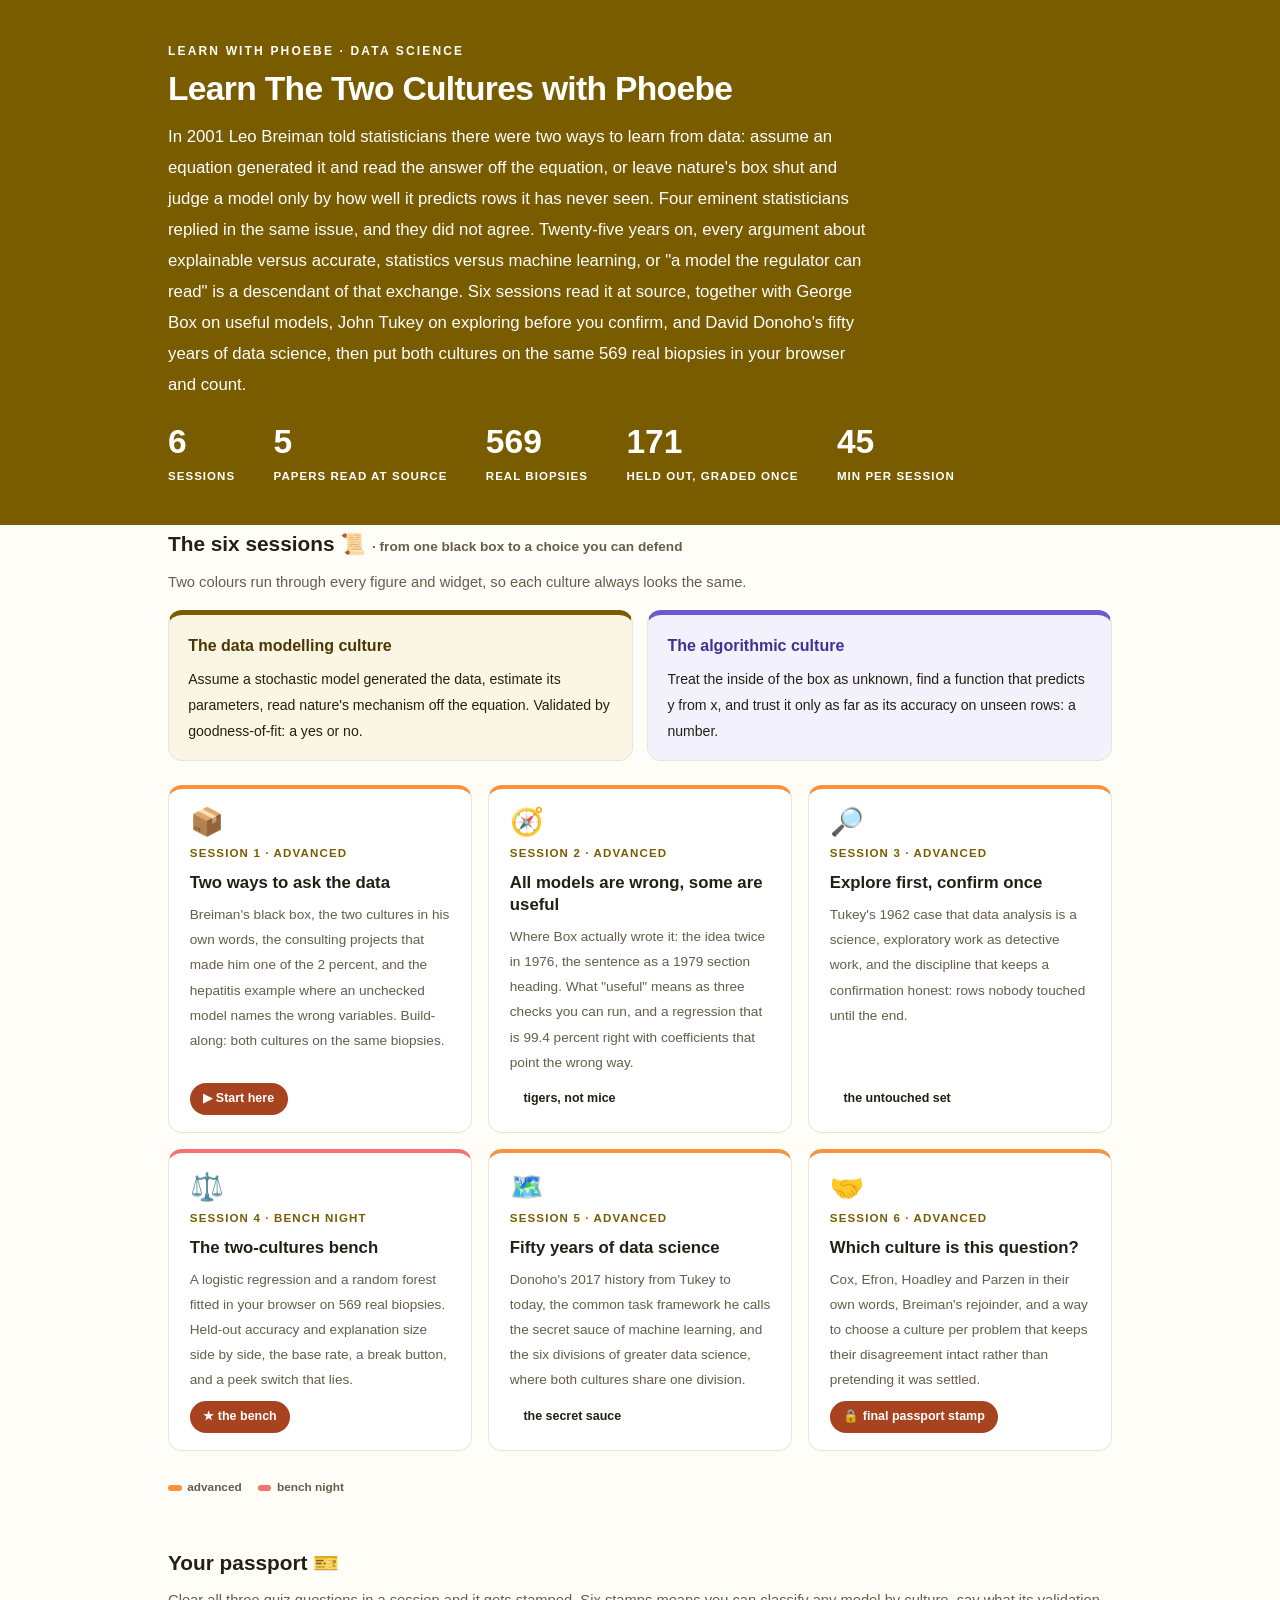
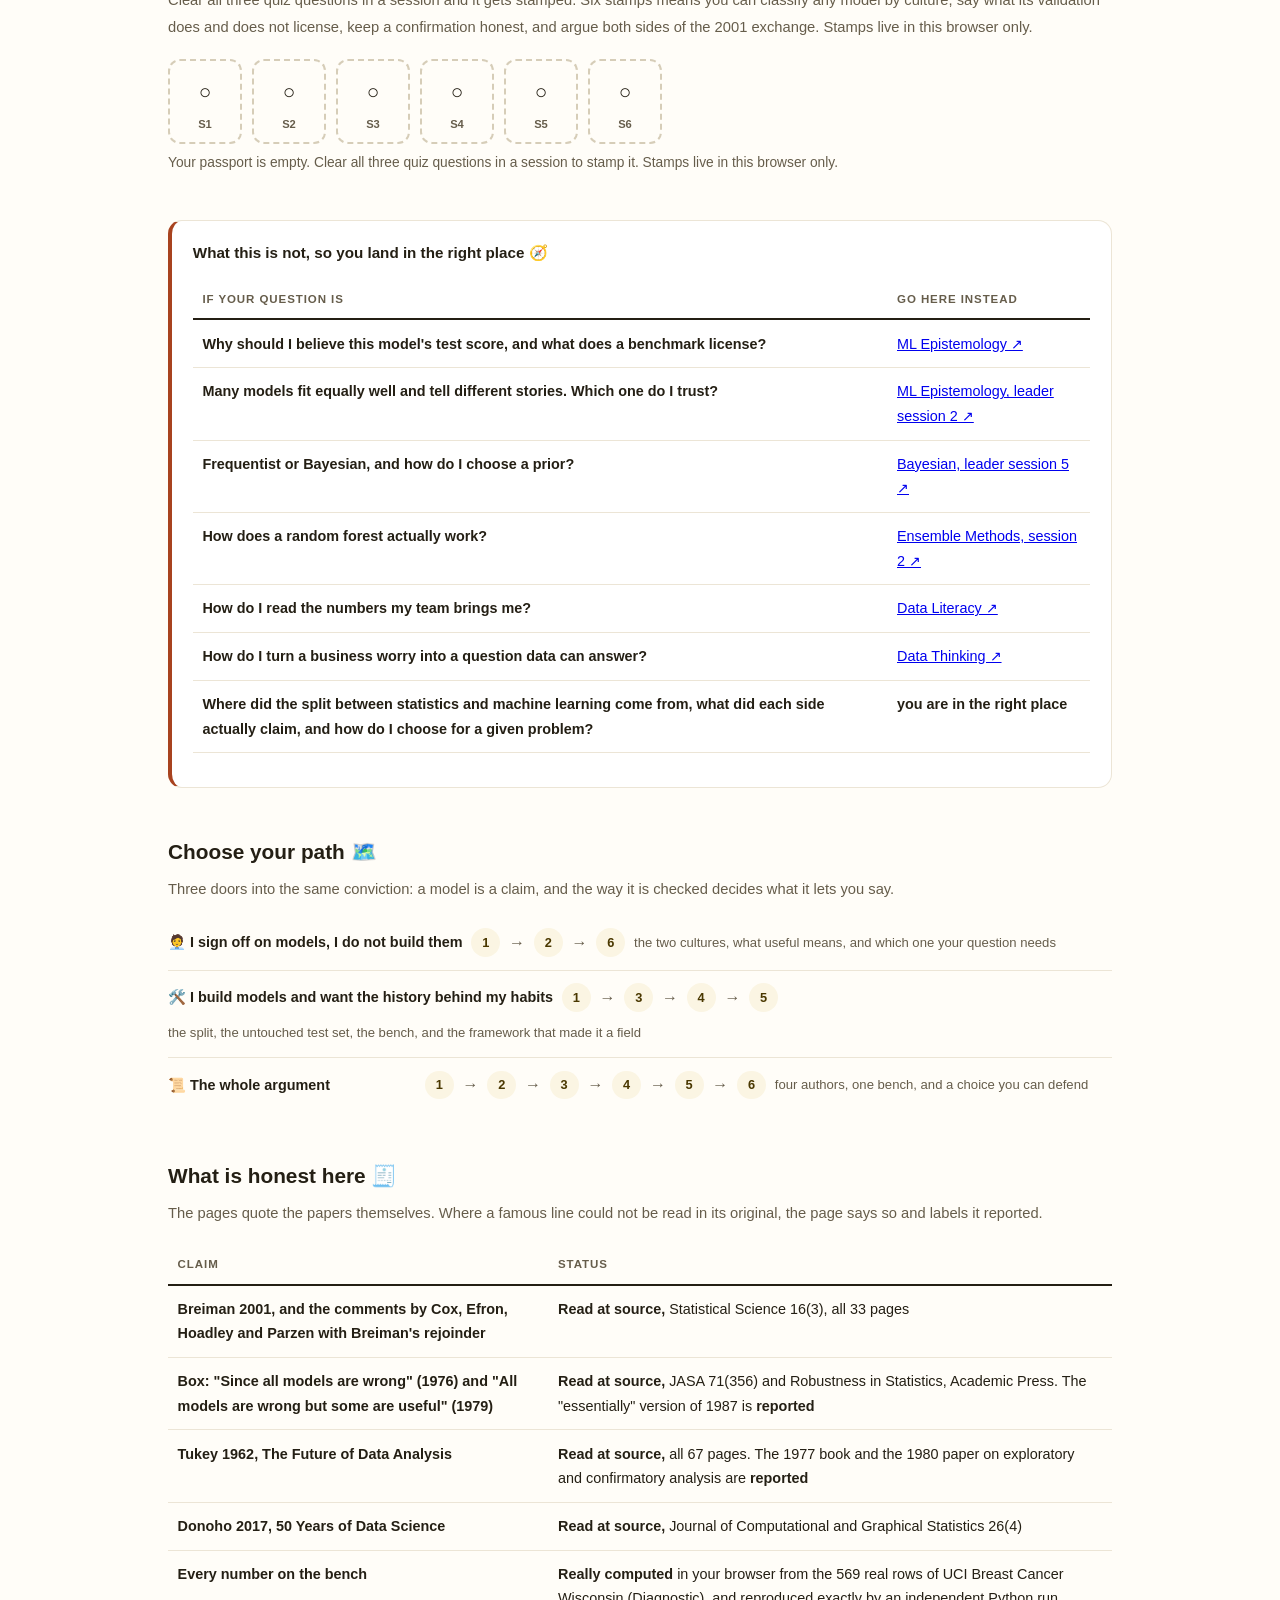
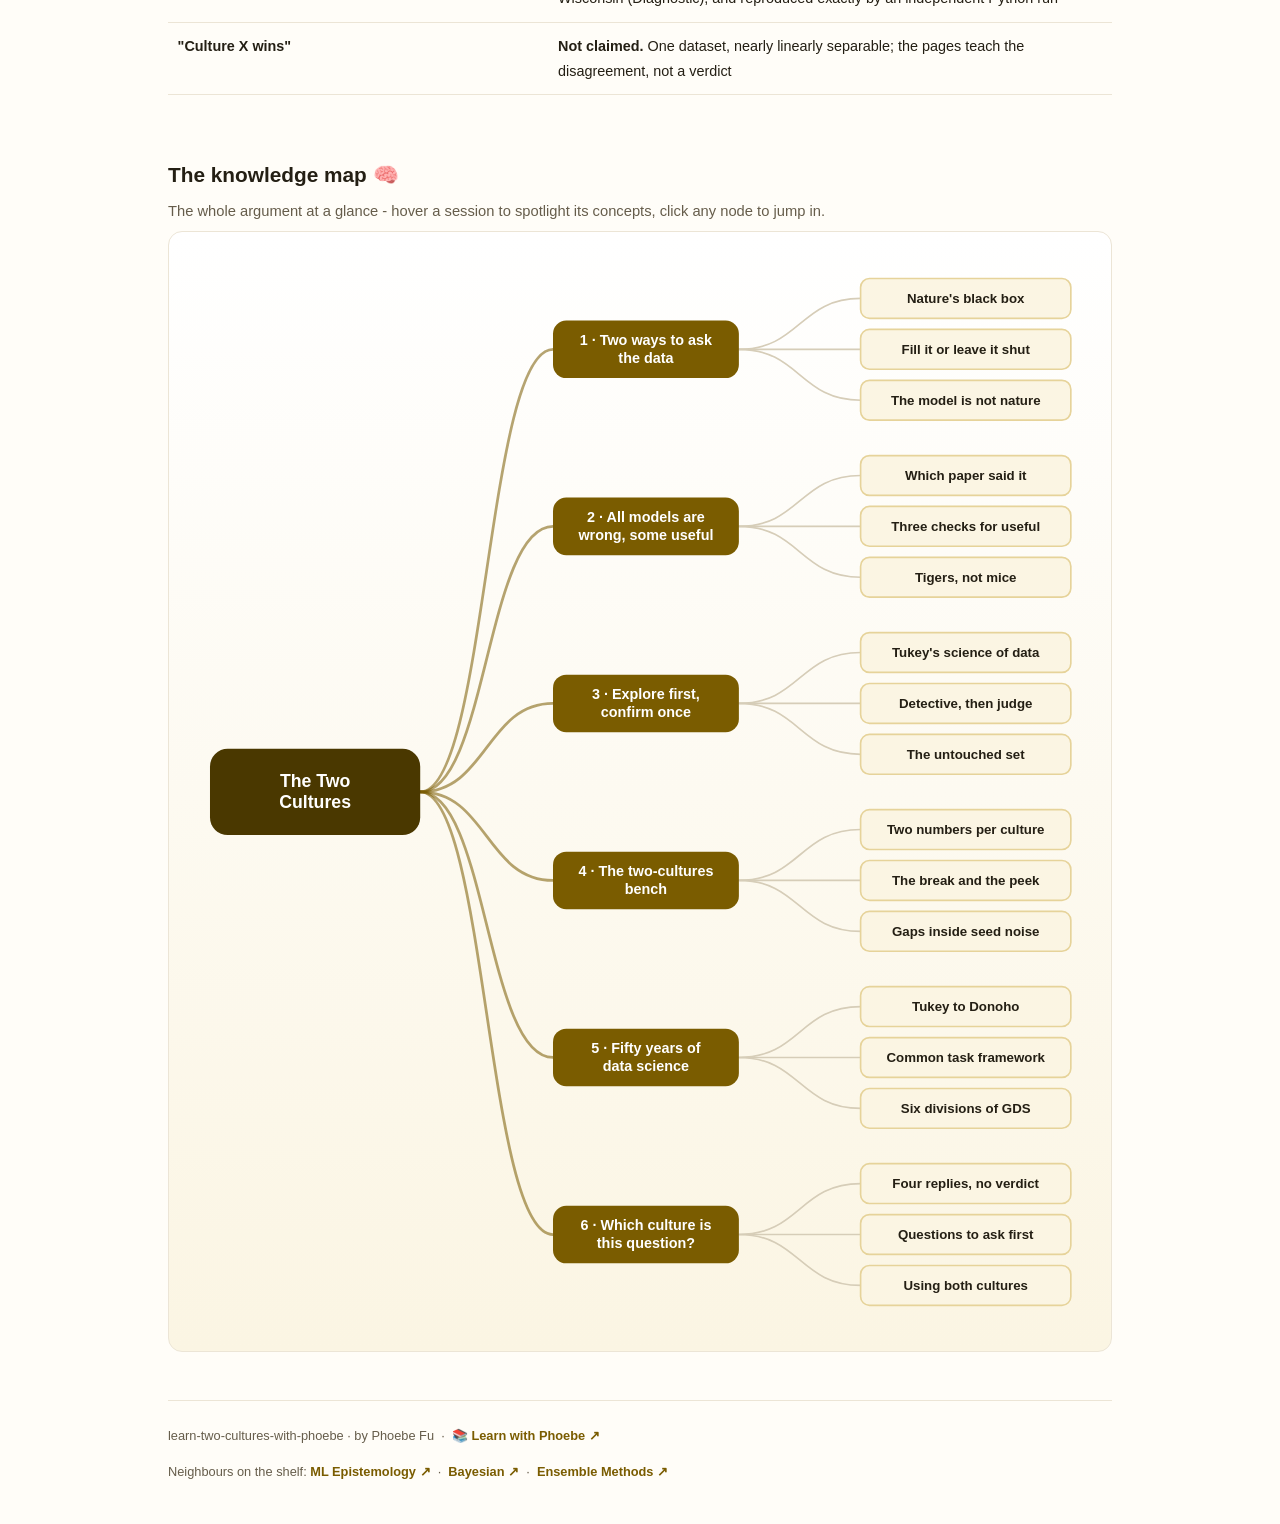
<file: index.html>
<!DOCTYPE html>
<html lang="en">
<head>
<meta charset="UTF-8">
<meta name="viewport" content="width=device-width, initial-scale=1.0">
<!-- social:start -->
<meta name="description" content="Six sessions on how data science thinks, read from the papers that argued it: Breiman's two cultures and the four replies, Box on useful models, Tukey on exploring before confirming, Donoho's fifty years. Then both cultures tested on 569 real biopsies in your browser. Free, by Phoebe Fu.">
<meta property="og:type" content="website">
<meta property="og:site_name" content="Learn with Phoebe">
<meta property="og:title" content="Learn The Two Cultures with Phoebe">
<meta property="og:description" content="A readable regression and an unreadable forest on the same 569 real biopsies: 170 against 167 correct of 171, and 31 numbers against 1,647 questions. The history of an argument, tested.">
<meta property="og:url" content="https://phoebefu6.github.io/learn-two-cultures-with-phoebe/">
<meta property="og:image" content="https://phoebefu6.github.io/learn-two-cultures-with-phoebe/assets/og-cover.png">
<meta property="og:image:width" content="1200">
<meta property="og:image:height" content="630">
<meta name="twitter:card" content="summary_large_image">
<meta name="twitter:title" content="Learn The Two Cultures with Phoebe">
<meta name="twitter:description" content="Breiman, Box, Tukey and Donoho, read at source, then both cultures computed live on real biopsies.">
<meta name="twitter:image" content="https://phoebefu6.github.io/learn-two-cultures-with-phoebe/assets/og-cover.png">
<!-- social:end -->
<title>Learn The Two Cultures with Phoebe</title>
<link rel="stylesheet" href="assets/style.css?v=23">
<style>

  .stats-row { display: flex; gap: 2.4rem; margin-top: 1.5rem; flex-wrap: wrap; }
  .stat b { display: block; font-size: 2.1rem; font-weight: 800; line-height: 1.05; font-variant-numeric: tabular-nums; }
  .stat span { font-size: .72rem; opacity: 1; text-transform: uppercase; letter-spacing: .09em; font-weight: 600; }

  .course-grid { display: grid; grid-template-columns: repeat(auto-fit, minmax(17rem, 1fr)); gap: 1rem; margin-top: 1.5rem; }
  .course-card {
    border: 1px solid var(--hairline);
    border-top: 4px solid var(--diff, var(--indigo));
    border-radius: var(--radius);
    padding: 1.2rem 1.3rem 1.1rem;
    display: flex;
    flex-direction: column;
    gap: .5rem;
    text-decoration: none;
    color: var(--ink);
    background: #fff;
    transition: box-shadow .15s ease, border-color .15s ease, transform .15s ease;
    position: relative;
  }
  .course-card:hover { border-color: var(--indigo-soft); border-top-color: var(--diff, var(--indigo)); box-shadow: 0 8px 28px rgba(var(--shadow-rgb),.16); transform: translateY(-3px); }
  .course-card .cicon { font-size: 1.7rem; line-height: 1; }
  .course-card .cnum { font-size: .72rem; font-weight: 700; color: var(--indigo); text-transform: uppercase; letter-spacing: .1em; }
  .course-card h3 { font-size: 1.05rem; font-weight: 800; line-height: 1.3; }
  .course-card p { font-size: .85rem; color: var(--muted); flex: 1; }
  .course-card .meta { display: flex; gap: .4rem; flex-wrap: wrap; }

  .diff-legend { display: flex; gap: 1rem; margin-top: 1.6rem; font-size: .74rem; color: var(--muted); font-weight: 600; flex-wrap: wrap; }
  .diff-legend i { display: inline-block; width: .85rem; height: .35rem; border-radius: 999px; margin-right: .35rem; vertical-align: middle; }

  .paths { margin-top: 2.6rem; }
  .paths h2 { font-size: 1.3rem; font-weight: 800; margin-bottom: .3rem; }
  .paths .plede { color: var(--muted); font-size: .92rem; margin-bottom: .8rem; }
  .path { display: flex; gap: .55rem; align-items: center; padding: .75rem 0; border-bottom: .5px solid var(--hairline); flex-wrap: wrap; }
  .path:last-child { border-bottom: none; }
  .path b { min-width: 15.5rem; font-size: .9rem; }
  .path .pstep { background: var(--indigo-50); color: var(--indigo-deep); border-radius: 999px; padding: .16rem .68rem; font-weight: 700; font-size: .8rem; text-decoration: none; transition: all .12s ease; }
  .path .pstep:hover { background: var(--indigo); color: #fff; }
  .path .parr { color: var(--muted); font-weight: 700; }

  .two-col { display: grid; grid-template-columns: repeat(auto-fit, minmax(16rem, 1fr)); gap: .9rem; margin-top: .9rem; }
  .culture { border-radius: var(--radius); padding: 1rem 1.2rem; border: 1px solid var(--hairline); border-top-width: 5px; }
  .culture.dm { border-top-color: var(--indigo); background: var(--indigo-50); }
  .culture.alg { border-top-color: var(--vio); background: var(--vio-50); }
  .culture h3 { font-size: 1rem; font-weight: 800; margin-bottom: .3rem; }
  .culture.dm h3 { color: var(--indigo-deep); }
  .culture.alg h3 { color: var(--vio-deep); }
  .culture p { font-size: .88rem; color: var(--ink); }

  .mm-section { margin-top: 1.6rem; }
  .mm-section h2 { font-size: 1.3rem; font-weight: 800; margin-bottom: .2rem; }
  .mm-section .mm-lede { color: var(--muted); font-size: .92rem; margin-bottom: .4rem; }
  .mm-wrap { border: 1px solid var(--hairline); border-radius: var(--radius); background: linear-gradient(180deg,#fff,var(--indigo-50)); padding: .6rem; overflow-x: auto; }
  .mm-svg { width: 100%; height: auto; display: block; max-width: 60rem; margin: 0 auto; min-width: 34rem; }
  .mm-link { cursor: pointer; text-decoration: none; }
  .mm-node rect { transition: opacity .15s ease, filter .15s ease; }
  .mm-node text { pointer-events: none; }
  .mm-link:hover .mm-node rect { filter: brightness(1.06); }
  .mm-edge { transition: opacity .15s ease; }

  .not-this { border: 1px solid var(--hairline); border-left: 4px solid var(--clay); border-radius: var(--radius); background: #fff; padding: 1.1rem 1.3rem; margin-top: 1.2rem; }
  .not-this h3 { font-size: .95rem; font-weight: 800; margin-bottom: .5rem; }
</style>
</head>
<body>

<header class="masthead">
  <div class="wrap">
    <div class="eyebrow">Learn with Phoebe · Data Science</div>
    <h1>Learn <span class="accent">The Two Cultures</span> with Phoebe</h1>
    <p class="sub">In 2001 Leo Breiman told statisticians there were two ways to learn from data: assume an equation generated it and read the answer off the equation, or leave nature's box shut and judge a model only by how well it predicts rows it has never seen. Four eminent statisticians replied in the same issue, and they did not agree. Twenty-five years on, every argument about explainable versus accurate, statistics versus machine learning, or "a model the regulator can read" is a descendant of that exchange. Six sessions read it at source, together with George Box on useful models, John Tukey on exploring before you confirm, and David Donoho's fifty years of data science, then put both cultures on the same 569 real biopsies in your browser and count.</p>
    <div class="stats-row">
      <div class="stat"><b data-count="6">6</b><span>sessions</span></div>
      <div class="stat"><b data-count="5">5</b><span>papers read at source</span></div>
      <div class="stat"><b data-count="569">569</b><span>real biopsies</span></div>
      <div class="stat"><b data-count="171">171</b><span>held out, graded once</span></div>
      <div class="stat"><b data-count="45">45</b><span>min per session</span></div>
    </div>
  </div>
</header>

<main class="wrap">

  <section class="section">
    <div class="paths" style="margin-top:0">
      <h2>The six sessions 📜 <span style="font-size:.85rem;font-weight:600;color:var(--muted)">· from one black box to a choice you can defend</span></h2>
      <p class="plede">Two colours run through every figure and widget, so each culture always looks the same.</p>
    </div>

    <div class="two-col">
      <div class="culture dm"><h3>The data modelling culture</h3><p>Assume a stochastic model generated the data, estimate its parameters, read nature's mechanism off the equation. Validated by goodness-of-fit: a yes or no.</p></div>
      <div class="culture alg"><h3>The algorithmic culture</h3><p>Treat the inside of the box as unknown, find a function that predicts y from x, and trust it only as far as its accuracy on unseen rows: a number.</p></div>
    </div>

    <div class="course-grid">
      <a class="course-card" href="courses/01-two-ways-to-ask-the-data.html" style="--diff:#FB923C">
        <span class="cicon">📦</span>
        <span class="cnum">Session 1 · advanced</span>
        <h3>Two ways to ask the data</h3>
        <p>Breiman's black box, the two cultures in his own words, the consulting projects that made him one of the 2 percent, and the hepatitis example where an unchecked model names the wrong variables. Build-along: both cultures on the same biopsies.</p>
        <span class="meta"><span class="pill amber">▶ Start here</span></span>
      </a>
      <a class="course-card" href="courses/02-all-models-are-wrong.html" style="--diff:#FB923C">
        <span class="cicon">🧭</span>
        <span class="cnum">Session 2 · advanced</span>
        <h3>All models are wrong, some are useful</h3>
        <p>Where Box actually wrote it: the idea twice in 1976, the sentence as a 1979 section heading. What "useful" means as three checks you can run, and a regression that is 99.4 percent right with coefficients that point the wrong way.</p>
        <span class="meta"><span class="pill">tigers, not mice</span></span>
      </a>
      <a class="course-card" href="courses/03-explore-first-confirm-once.html" style="--diff:#FB923C">
        <span class="cicon">🔎</span>
        <span class="cnum">Session 3 · advanced</span>
        <h3>Explore first, confirm once</h3>
        <p>Tukey's 1962 case that data analysis is a science, exploratory work as detective work, and the discipline that keeps a confirmation honest: rows nobody touched until the end.</p>
        <span class="meta"><span class="pill">the untouched set</span></span>
      </a>
      <a class="course-card" href="courses/04-the-two-cultures-bench.html" style="--diff:#F87171">
        <span class="cicon">⚖️</span>
        <span class="cnum">Session 4 · bench night</span>
        <h3>The two-cultures bench</h3>
        <p>A logistic regression and a random forest fitted in your browser on 569 real biopsies. Held-out accuracy and explanation size side by side, the base rate, a break button, and a peek switch that lies.</p>
        <span class="meta"><span class="pill amber">★ the bench</span></span>
      </a>
      <a class="course-card" href="courses/05-fifty-years-of-data-science.html" style="--diff:#FB923C">
        <span class="cicon">🗺️</span>
        <span class="cnum">Session 5 · advanced</span>
        <h3>Fifty years of data science</h3>
        <p>Donoho's 2017 history from Tukey to today, the common task framework he calls the secret sauce of machine learning, and the six divisions of greater data science, where both cultures share one division.</p>
        <span class="meta"><span class="pill">the secret sauce</span></span>
      </a>
      <a class="course-card" href="courses/06-which-culture-is-this-question.html" style="--diff:#FB923C">
        <span class="cicon">🤝</span>
        <span class="cnum">Session 6 · advanced</span>
        <h3>Which culture is this question?</h3>
        <p>Cox, Efron, Hoadley and Parzen in their own words, Breiman's rejoinder, and a way to choose a culture per problem that keeps their disagreement intact rather than pretending it was settled.</p>
        <span class="meta"><span class="pill amber">🔒 final passport stamp</span></span>
      </a>
    </div>

    <div class="diff-legend">
      <span><i style="background:#FB923C"></i>advanced</span>
      <span><i style="background:#F87171"></i>bench night</span>
    </div>
  </section>

  <section class="section">
    <div class="paths" style="margin-top:0">
      <h2>Your passport 🎫</h2>
      <p class="plede">Clear all three quiz questions in a session and it gets stamped. Six stamps means you can classify any model by culture, say what its validation does and does not license, keep a confirmation honest, and argue both sides of the 2001 exchange. Stamps live in this browser only.</p>
    </div>
    <div class="pp-strip"></div>
  </section>

  <section class="section">
    <div class="not-this">
      <h3>What this is not, so you land in the right place 🧭</h3>
      <table class="clean">
        <tr><th>If your question is</th><th>Go here instead</th></tr>
        <tr><td>Why should I believe this model's test score, and what does a benchmark license?</td><td><a href="https://phoebefu6.github.io/learn-ml-epistemology-with-phoebe/">ML Epistemology ↗</a></td></tr>
        <tr><td>Many models fit equally well and tell different stories. Which one do I trust?</td><td><a href="https://phoebefu6.github.io/learn-ml-epistemology-with-phoebe/courses/a2-equally-good-differently-wrong.html">ML Epistemology, leader session 2 ↗</a></td></tr>
        <tr><td>Frequentist or Bayesian, and how do I choose a prior?</td><td><a href="https://phoebefu6.github.io/learn-bayesian-with-phoebe/courses/a5-the-prior-argument.html">Bayesian, leader session 5 ↗</a></td></tr>
        <tr><td>How does a random forest actually work?</td><td><a href="https://phoebefu6.github.io/learn-ensemble-methods-with-phoebe/courses/02-random-forests.html">Ensemble Methods, session 2 ↗</a></td></tr>
        <tr><td>How do I read the numbers my team brings me?</td><td><a href="https://phoebefu6.github.io/learn-data-literacy-with-phoebe/">Data Literacy ↗</a></td></tr>
        <tr><td>How do I turn a business worry into a question data can answer?</td><td><a href="https://phoebefu6.github.io/learn-data-thinking-with-phoebe/">Data Thinking ↗</a></td></tr>
        <tr><td><strong>Where did the split between statistics and machine learning come from, what did each side actually claim, and how do I choose for a given problem?</strong></td><td><strong>you are in the right place</strong></td></tr>
      </table>
    </div>
  </section>

  <section class="section">
    <div class="paths">
      <h2>Choose your path 🗺️</h2>
      <p class="plede">Three doors into the same conviction: a model is a claim, and the way it is checked decides what it lets you say.</p>
      <div class="path"><b>🧑‍💼 I sign off on models, I do not build them</b>
        <a class="pstep" href="courses/01-two-ways-to-ask-the-data.html">1</a><span class="parr">→</span>
        <a class="pstep" href="courses/02-all-models-are-wrong.html">2</a><span class="parr">→</span>
        <a class="pstep" href="courses/06-which-culture-is-this-question.html">6</a>
        <span style="font-size:.82rem;color:var(--muted)">the two cultures, what useful means, and which one your question needs</span>
      </div>
      <div class="path"><b>🛠️ I build models and want the history behind my habits</b>
        <a class="pstep" href="courses/01-two-ways-to-ask-the-data.html">1</a><span class="parr">→</span>
        <a class="pstep" href="courses/03-explore-first-confirm-once.html">3</a><span class="parr">→</span>
        <a class="pstep" href="courses/04-the-two-cultures-bench.html">4</a><span class="parr">→</span>
        <a class="pstep" href="courses/05-fifty-years-of-data-science.html">5</a>
        <span style="font-size:.82rem;color:var(--muted)">the split, the untouched test set, the bench, and the framework that made it a field</span>
      </div>
      <div class="path"><b>📜 The whole argument</b>
        <a class="pstep" href="courses/01-two-ways-to-ask-the-data.html">1</a><span class="parr">→</span>
        <a class="pstep" href="courses/02-all-models-are-wrong.html">2</a><span class="parr">→</span>
        <a class="pstep" href="courses/03-explore-first-confirm-once.html">3</a><span class="parr">→</span>
        <a class="pstep" href="courses/04-the-two-cultures-bench.html">4</a><span class="parr">→</span>
        <a class="pstep" href="courses/05-fifty-years-of-data-science.html">5</a><span class="parr">→</span>
        <a class="pstep" href="courses/06-which-culture-is-this-question.html">6</a>
        <span style="font-size:.82rem;color:var(--muted)">four authors, one bench, and a choice you can defend</span>
      </div>
    </div>
  </section>

  <section class="section">
    <div class="paths" style="margin-top:0">
      <h2>What is honest here 🧾</h2>
      <p class="plede">The pages quote the papers themselves. Where a famous line could not be read in its original, the page says so and labels it reported.</p>
    </div>
    <table class="clean">
      <tr><th>Claim</th><th>Status</th></tr>
      <tr><td>Breiman 2001, and the comments by Cox, Efron, Hoadley and Parzen with Breiman's rejoinder</td><td><strong>Read at source,</strong> Statistical Science 16(3), all 33 pages</td></tr>
      <tr><td>Box: "Since all models are wrong" (1976) and "All models are wrong but some are useful" (1979)</td><td><strong>Read at source,</strong> JASA 71(356) and Robustness in Statistics, Academic Press. The "essentially" version of 1987 is <strong>reported</strong></td></tr>
      <tr><td>Tukey 1962, The Future of Data Analysis</td><td><strong>Read at source,</strong> all 67 pages. The 1977 book and the 1980 paper on exploratory and confirmatory analysis are <strong>reported</strong></td></tr>
      <tr><td>Donoho 2017, 50 Years of Data Science</td><td><strong>Read at source,</strong> Journal of Computational and Graphical Statistics 26(4)</td></tr>
      <tr><td>Every number on the bench</td><td><strong>Really computed</strong> in your browser from the 569 real rows of UCI Breast Cancer Wisconsin (Diagnostic), and reproduced exactly by an independent Python run</td></tr>
      <tr><td>"Culture X wins"</td><td><strong>Not claimed.</strong> One dataset, nearly linearly separable; the pages teach the disagreement, not a verdict</td></tr>
    </table>
  </section>

  <section class="section mm-section">
    <h2>The knowledge map 🧠</h2>
    <p class="mm-lede">The whole argument at a glance - hover a session to spotlight its concepts, click any node to jump in.</p>
    <div class="mm-wrap"><div id="mindmap"></div></div>
  </section>

  <footer class="pagefoot">
    <span>learn-two-cultures-with-phoebe · by Phoebe Fu &nbsp;·&nbsp; 📚 <a href="https://phoebefu6.github.io/learn-with-phoebe/">Learn with Phoebe ↗</a></span>
    <span>Neighbours on the shelf: <a href="https://phoebefu6.github.io/learn-ml-epistemology-with-phoebe/">ML Epistemology ↗</a> &nbsp;·&nbsp; <a href="https://phoebefu6.github.io/learn-bayesian-with-phoebe/">Bayesian ↗</a> &nbsp;·&nbsp; <a href="https://phoebefu6.github.io/learn-ensemble-methods-with-phoebe/">Ensemble Methods ↗</a></span>
  </footer>

</main>

<script>
window.MINDMAP_DATA = {"title": "The Two\nCultures", "centerColor": "#4A3800", "sessions": [{"label": "Two ways to ask\nthe data", "href": "courses/01-two-ways-to-ask-the-data.html", "color": "#FB923C", "concepts": [{"label": "Nature's black box", "href": "courses/01-two-ways-to-ask-the-data.html"}, {"label": "Fill it or leave it shut", "href": "courses/01-two-ways-to-ask-the-data.html"}, {"label": "The model is not nature", "href": "courses/01-two-ways-to-ask-the-data.html"}]}, {"label": "All models are\nwrong, some useful", "href": "courses/02-all-models-are-wrong.html", "color": "#FB923C", "concepts": [{"label": "Which paper said it", "href": "courses/02-all-models-are-wrong.html"}, {"label": "Three checks for useful", "href": "courses/02-all-models-are-wrong.html"}, {"label": "Tigers, not mice", "href": "courses/02-all-models-are-wrong.html"}]}, {"label": "Explore first,\nconfirm once", "href": "courses/03-explore-first-confirm-once.html", "color": "#FB923C", "concepts": [{"label": "Tukey's science of data", "href": "courses/03-explore-first-confirm-once.html"}, {"label": "Detective, then judge", "href": "courses/03-explore-first-confirm-once.html"}, {"label": "The untouched set", "href": "courses/03-explore-first-confirm-once.html"}]}, {"label": "The two-cultures\nbench", "href": "courses/04-the-two-cultures-bench.html", "color": "#F87171", "concepts": [{"label": "Two numbers per culture", "href": "courses/04-the-two-cultures-bench.html"}, {"label": "The break and the peek", "href": "courses/04-the-two-cultures-bench.html"}, {"label": "Gaps inside seed noise", "href": "courses/04-the-two-cultures-bench.html"}]}, {"label": "Fifty years of\ndata science", "href": "courses/05-fifty-years-of-data-science.html", "color": "#FB923C", "concepts": [{"label": "Tukey to Donoho", "href": "courses/05-fifty-years-of-data-science.html"}, {"label": "Common task framework", "href": "courses/05-fifty-years-of-data-science.html"}, {"label": "Six divisions of GDS", "href": "courses/05-fifty-years-of-data-science.html"}]}, {"label": "Which culture is\nthis question?", "href": "courses/06-which-culture-is-this-question.html", "color": "#FB923C", "concepts": [{"label": "Four replies, no verdict", "href": "courses/06-which-culture-is-this-question.html"}, {"label": "Questions to ask first", "href": "courses/06-which-culture-is-this-question.html"}, {"label": "Using both cultures", "href": "courses/06-which-culture-is-this-question.html"}]}]};
</script>
<script src="assets/mindmap.js?v=1"></script>
<script src="assets/app.js?v=20"></script>
</body>
</html>
</file>
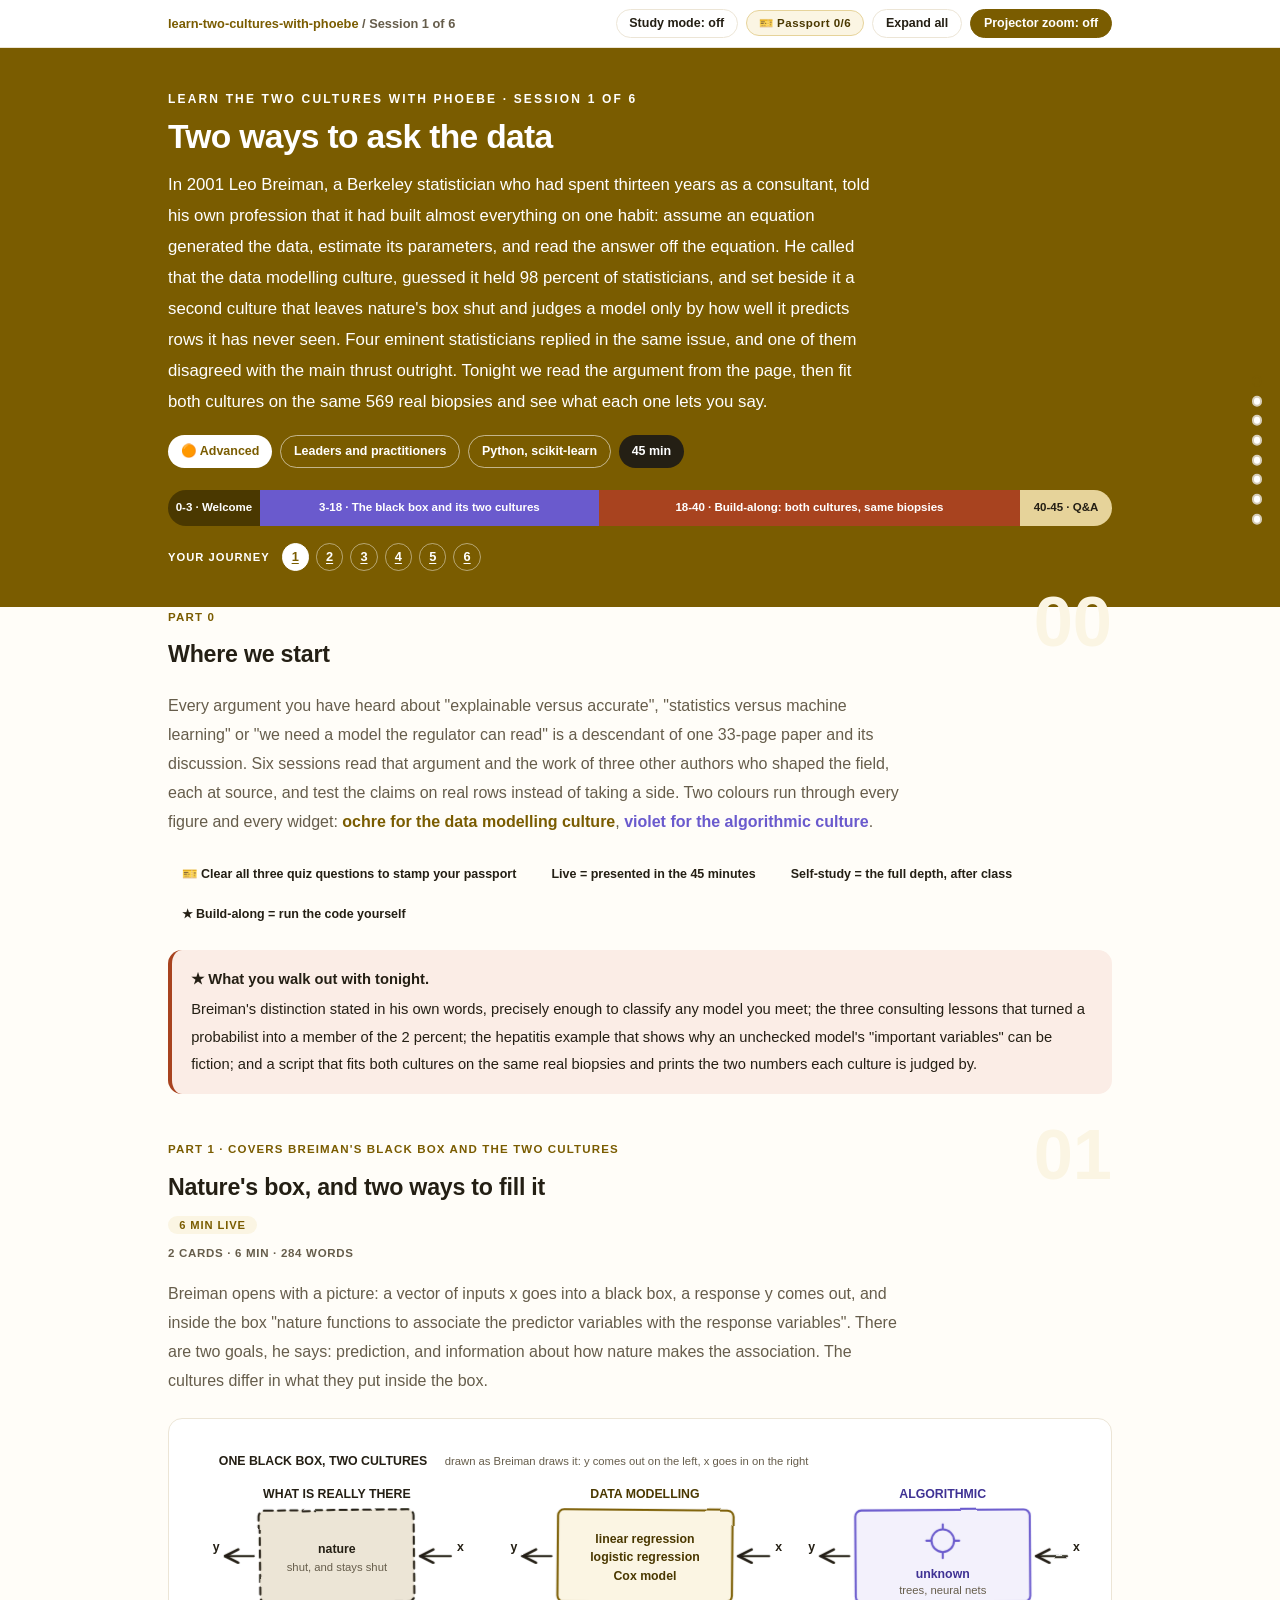
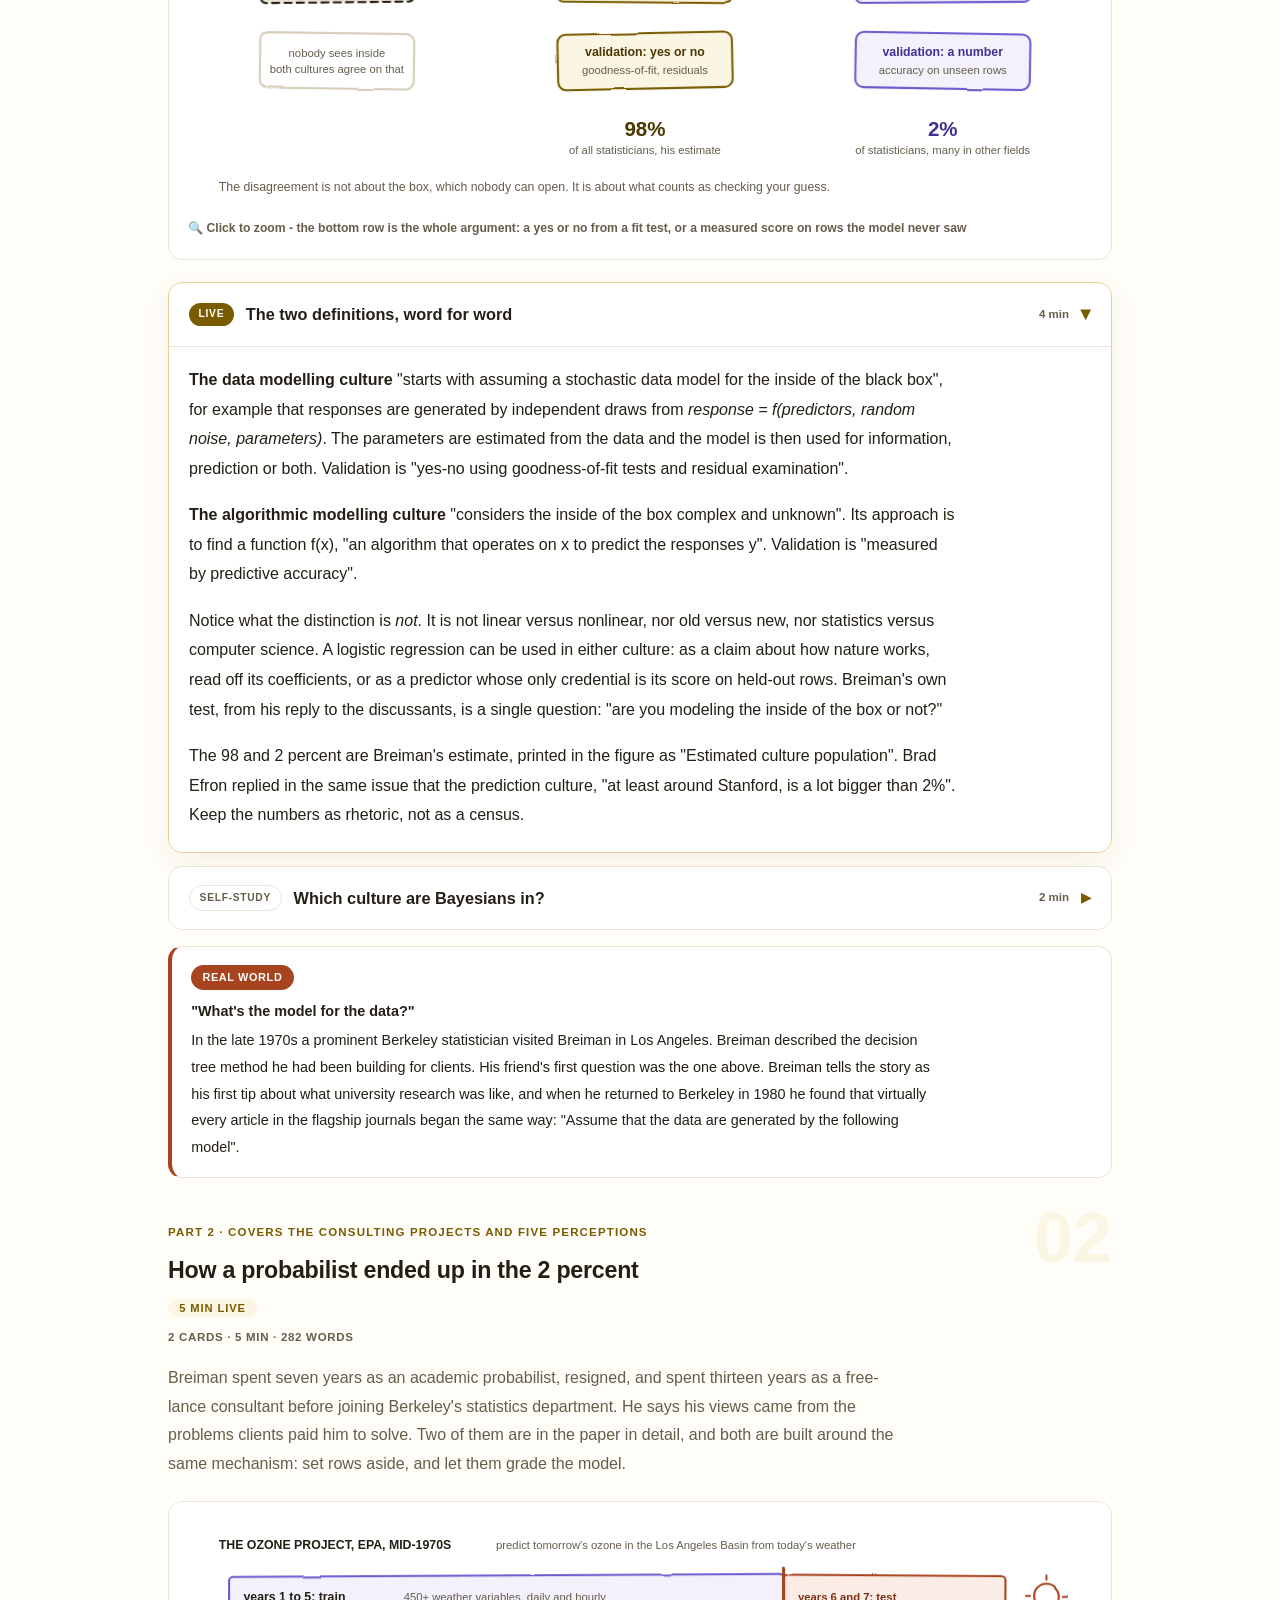
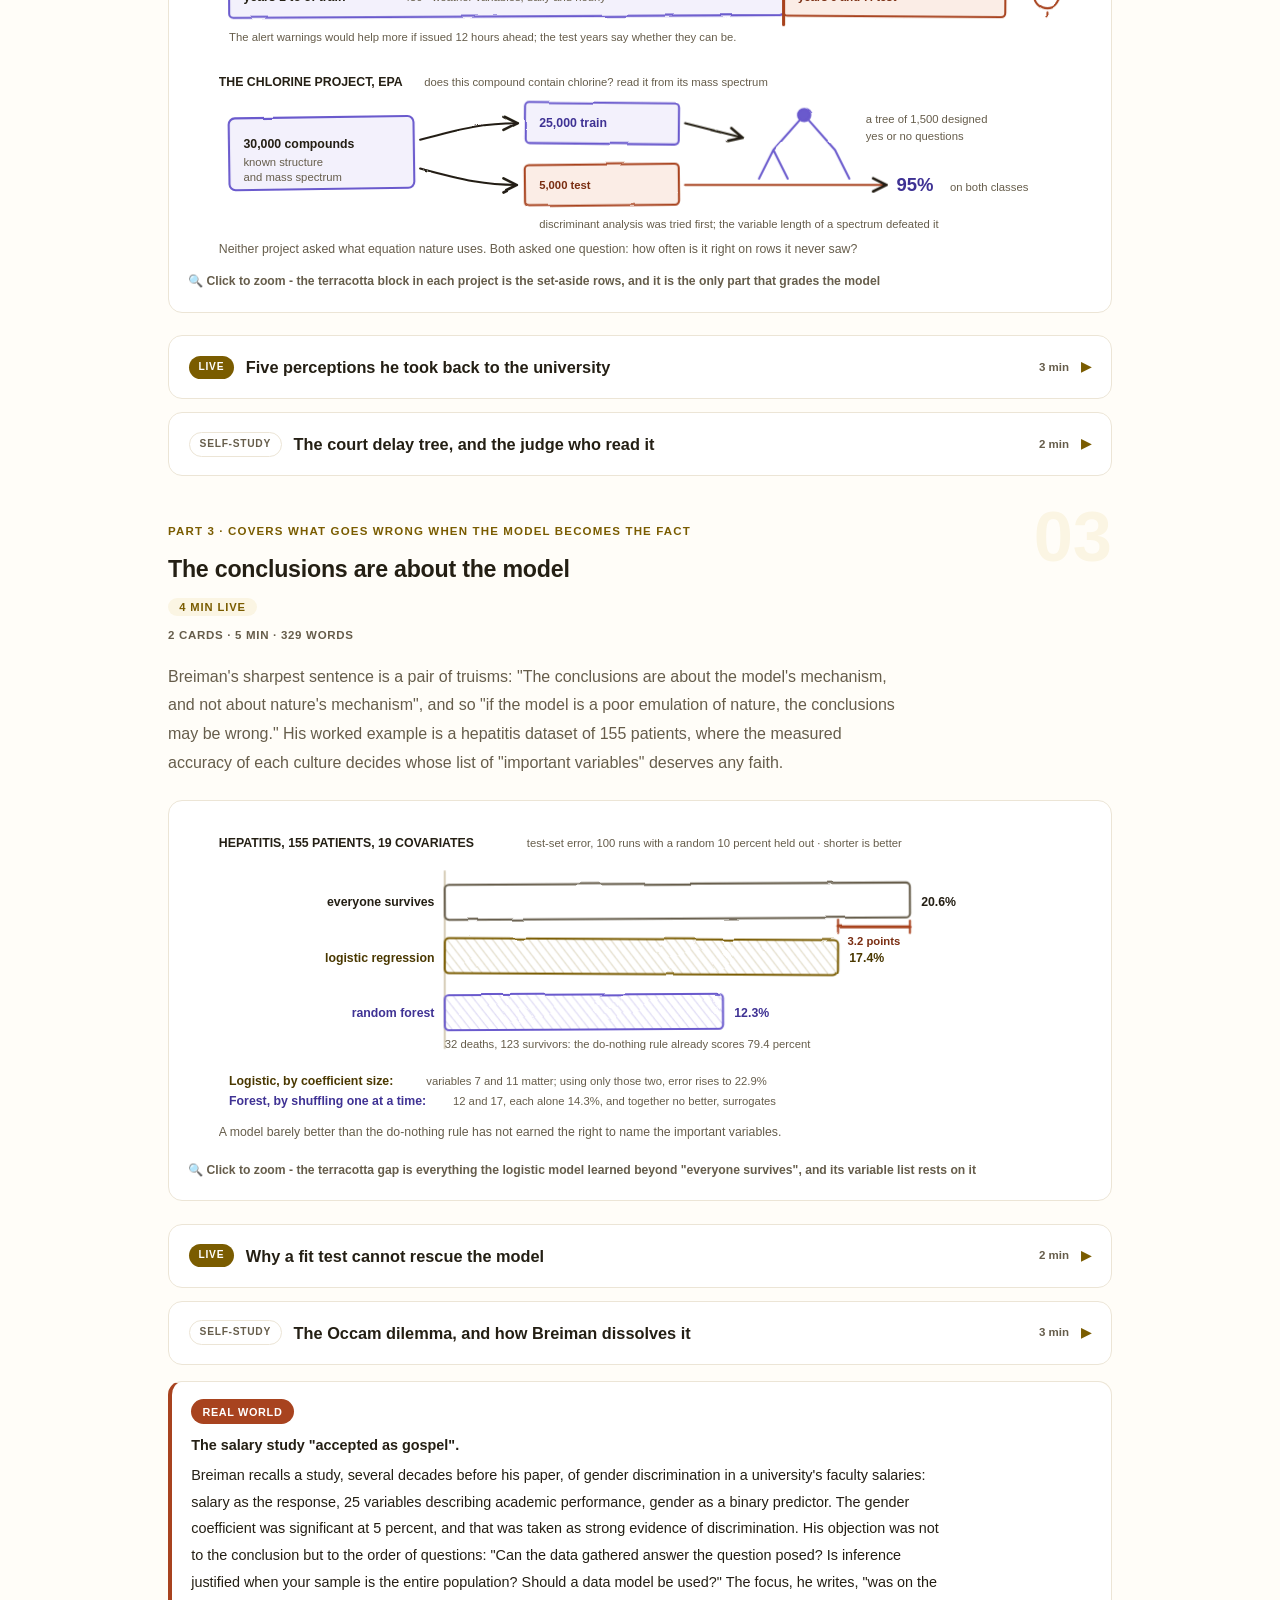
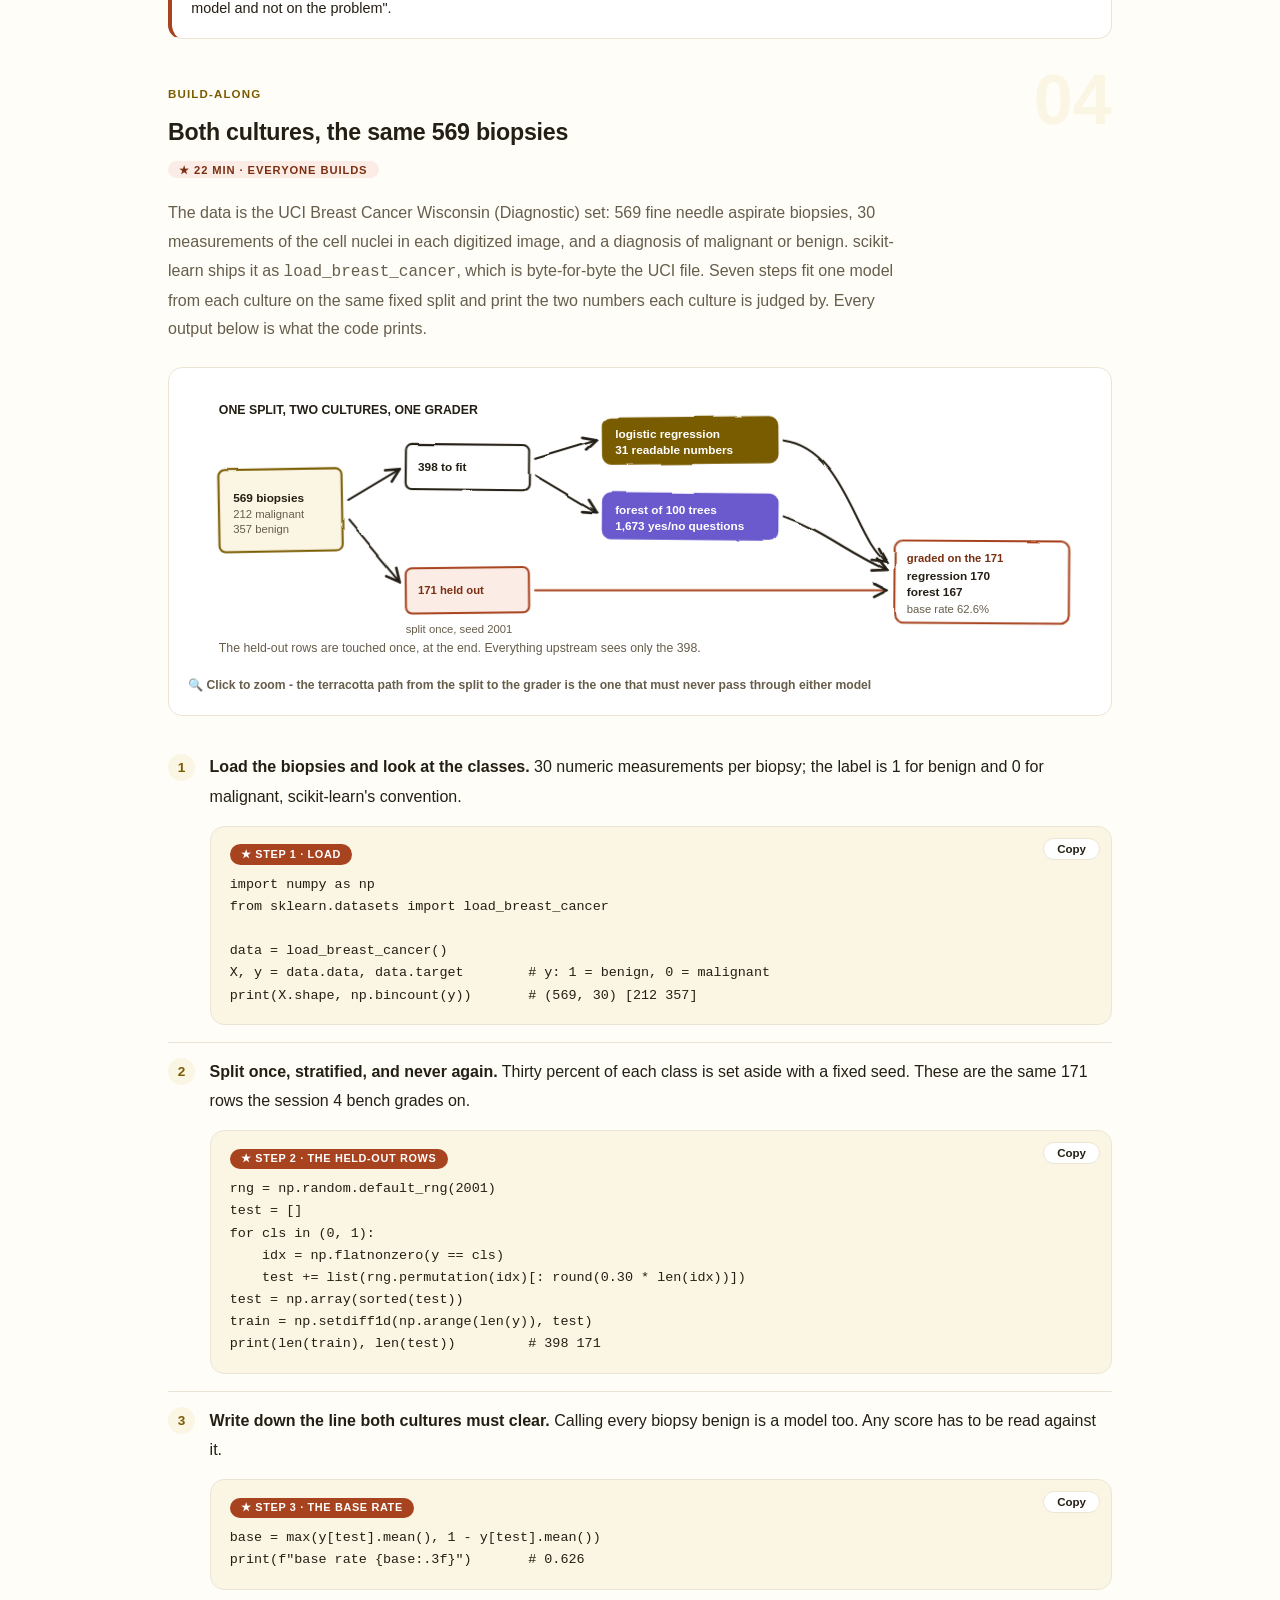
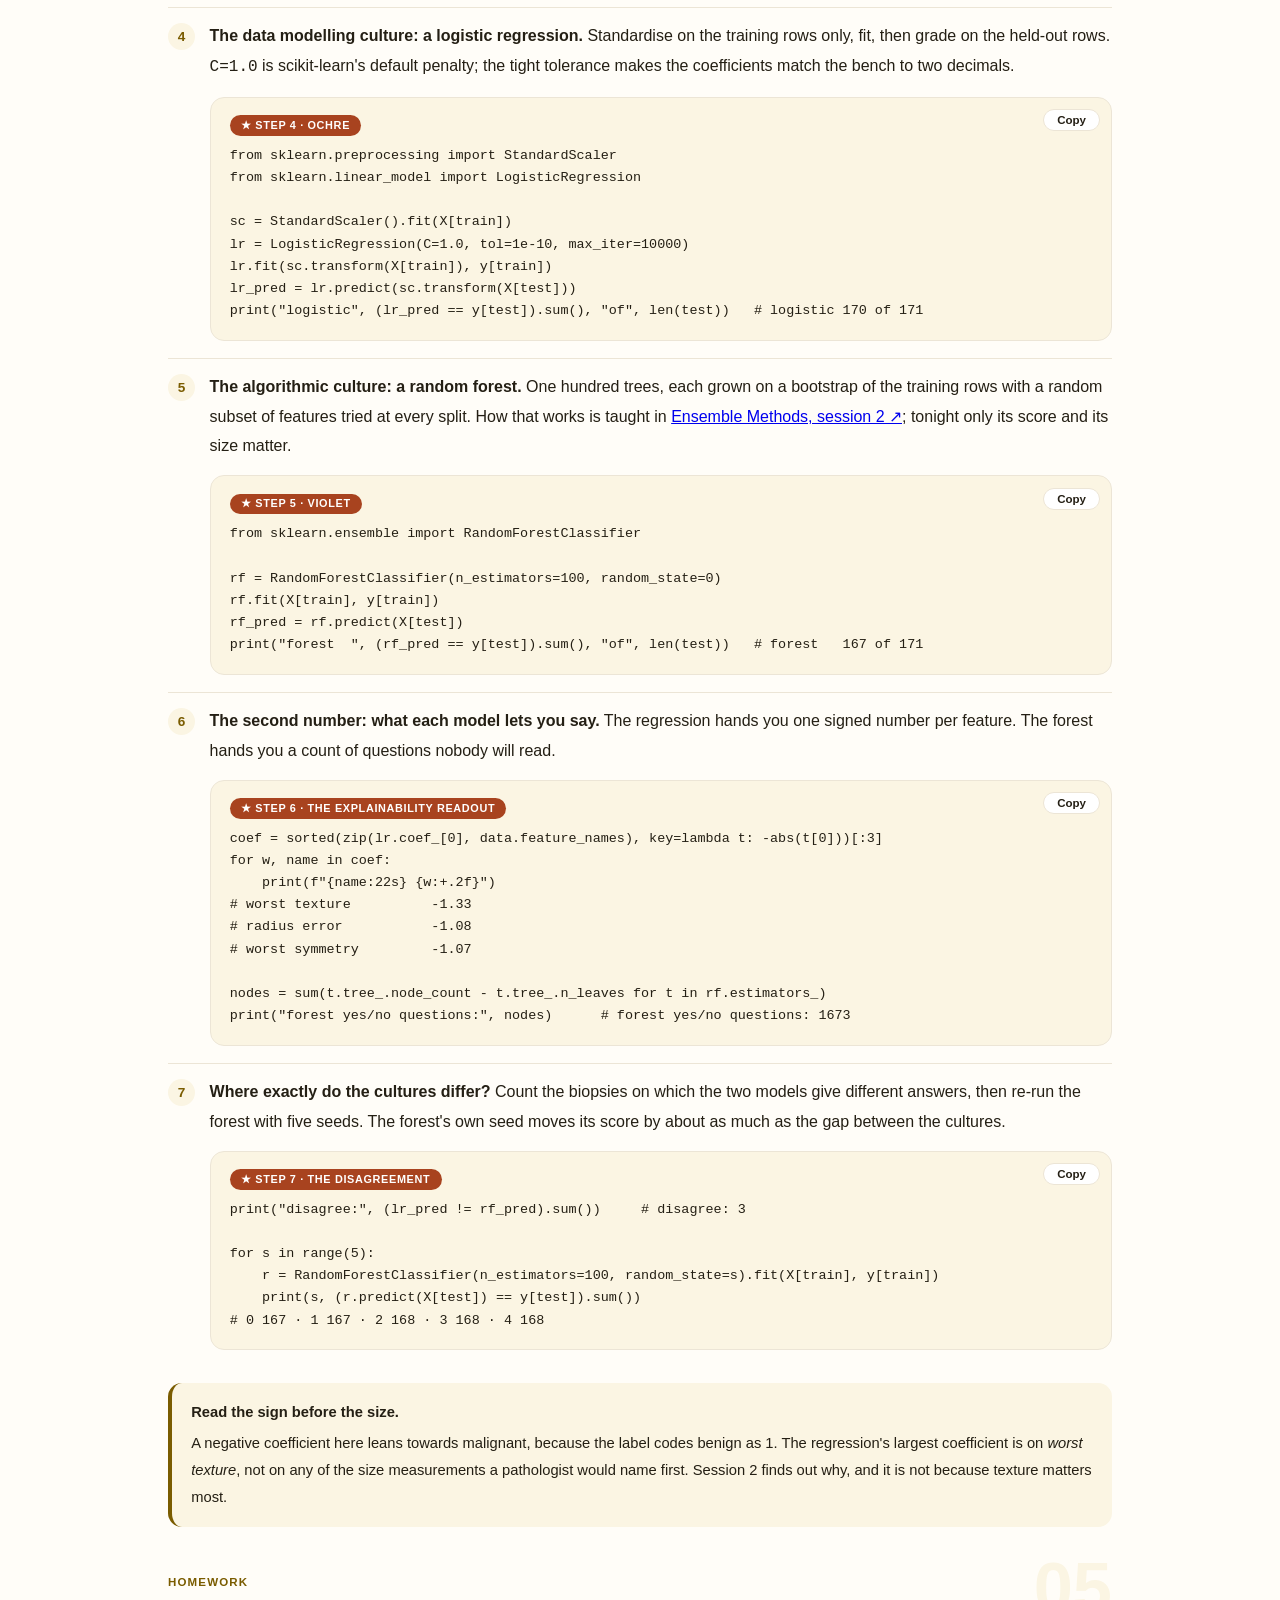
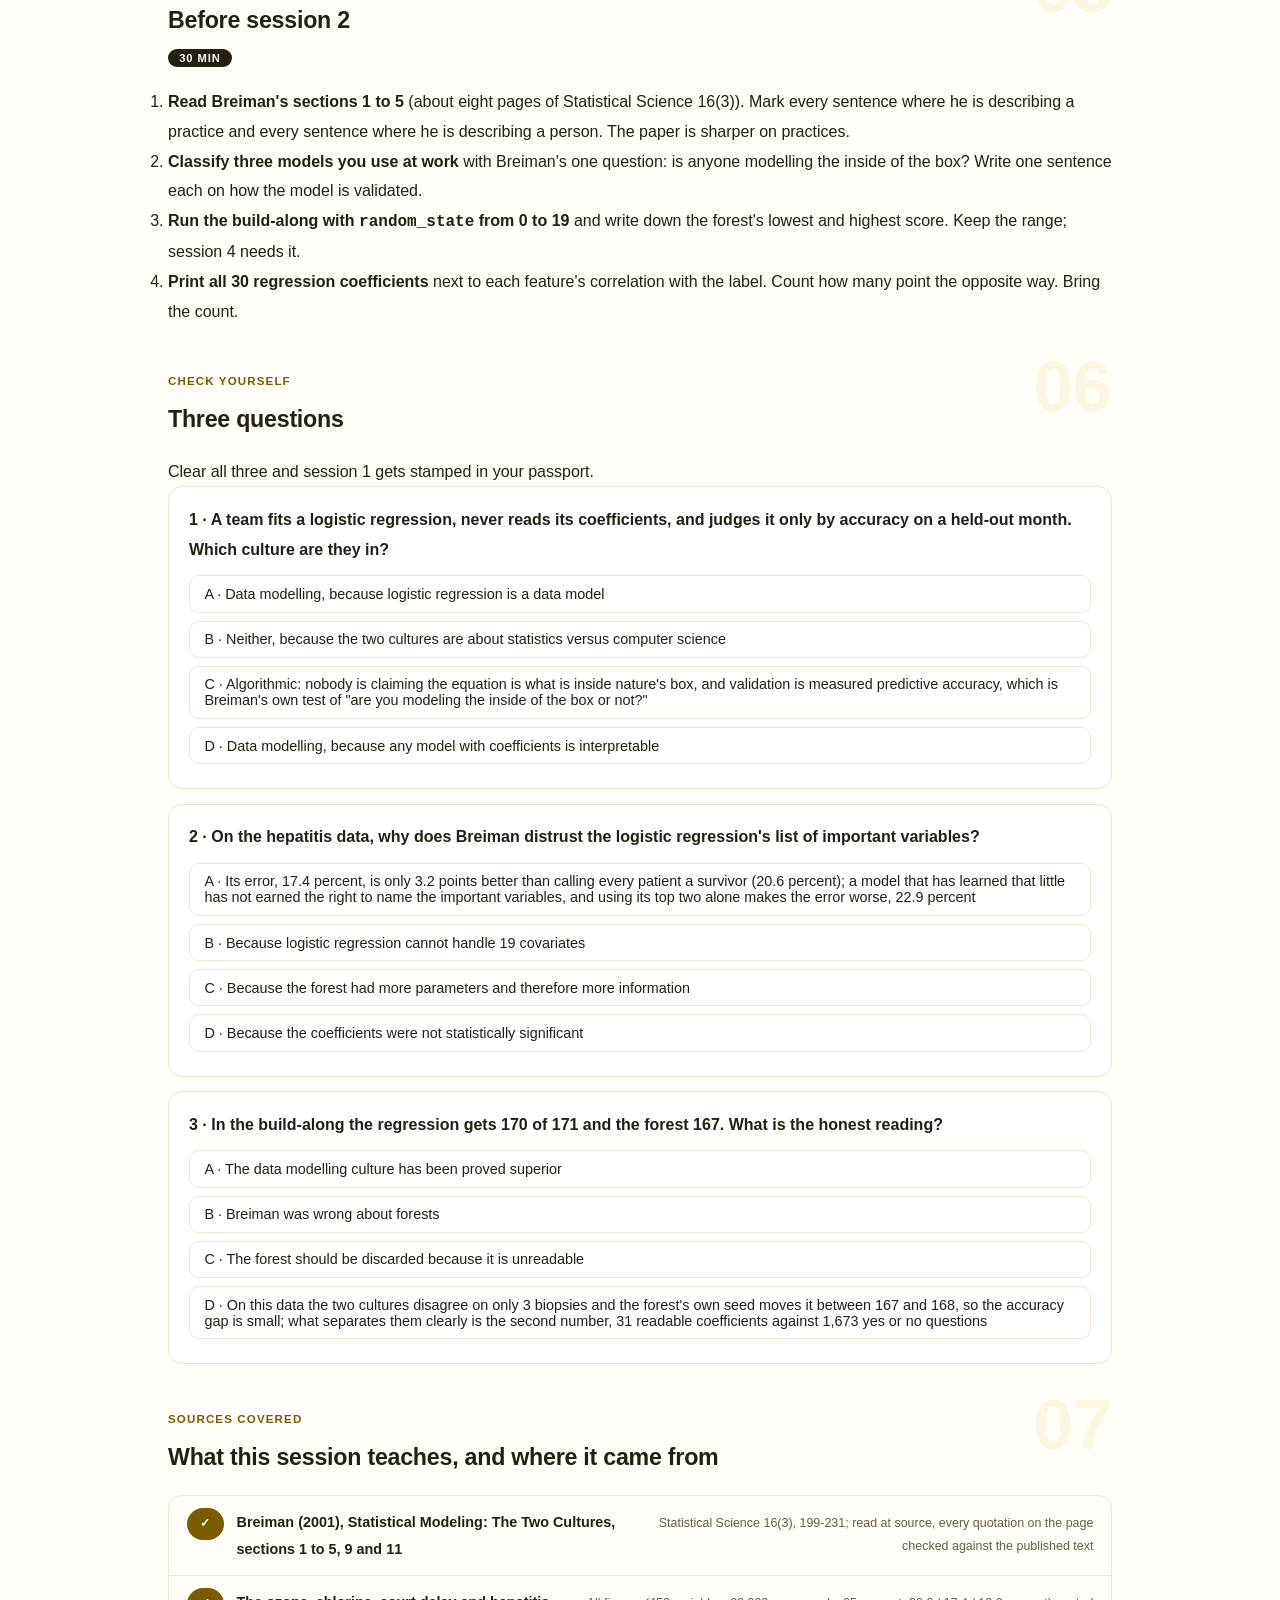
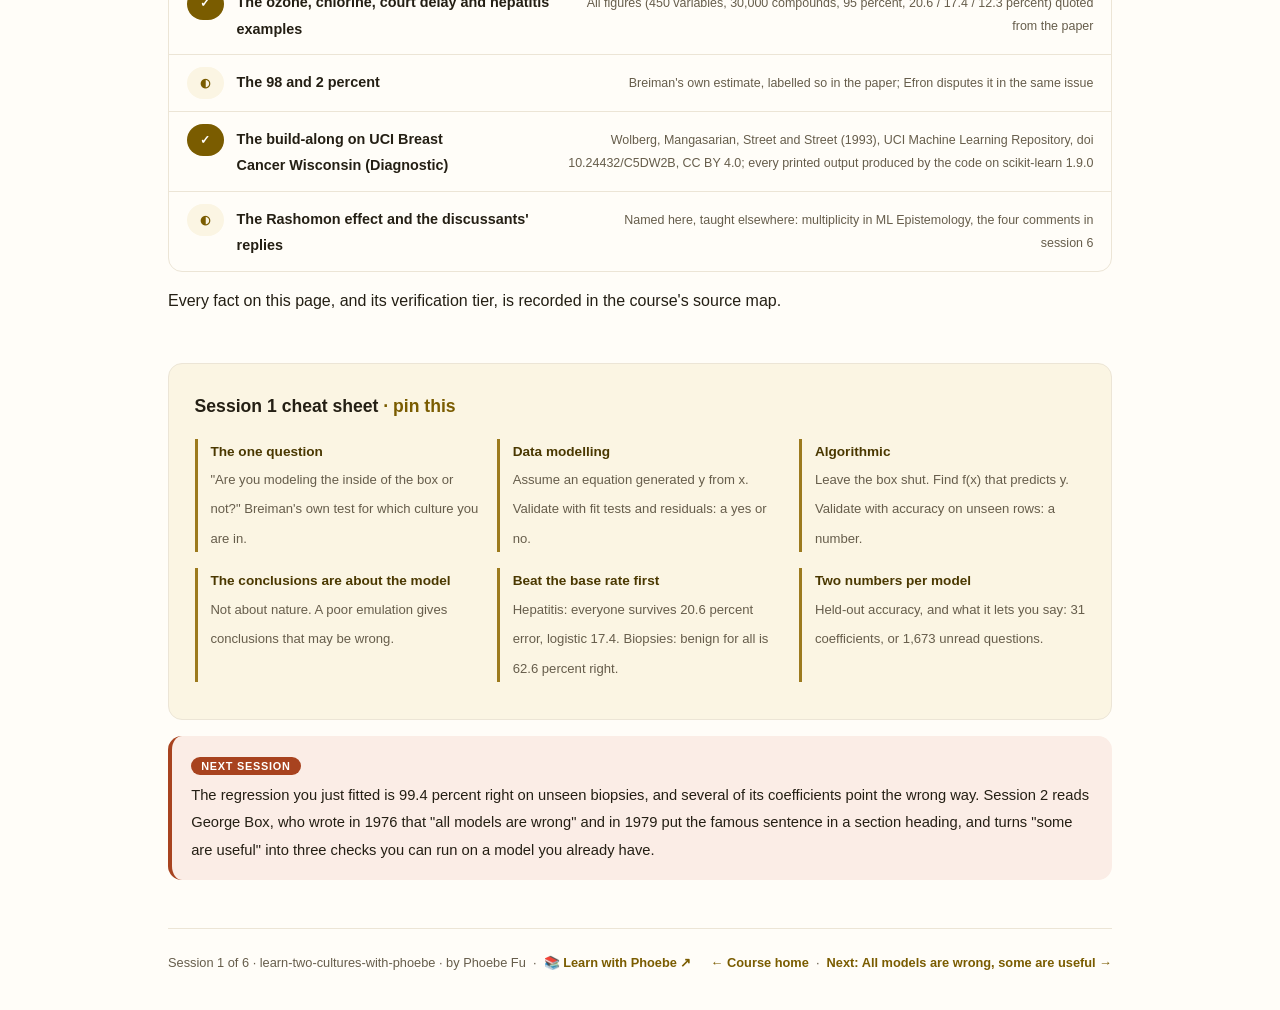
<file: courses/01-two-ways-to-ask-the-data.html>
<!DOCTYPE html>
<html lang="en">
<head>
<meta charset="UTF-8">
<meta name="viewport" content="width=device-width, initial-scale=1.0">
<!-- social:start -->
<meta name="description" content="Session 1 of 6. Leo Breiman's 2001 paper, read from the page: the black box of nature, the data modelling culture that fills it with an equation, the algorithmic culture that leaves it shut and measures predictions, and why a consultant ended up in the 2 percent. Build-along on 569 real biopsies.">
<meta property="og:type" content="article">
<meta property="og:site_name" content="Learn with Phoebe">
<meta property="og:title" content="Two ways to ask the data - learn two cultures with phoebe">
<meta property="og:description" content="Session 1 of 6. Same black box, two questions: what is inside it, or what comes out next? Breiman 2001 in his own words, then both cultures fitted on the same real biopsies.">
<meta property="og:url" content="https://phoebefu6.github.io/learn-two-cultures-with-phoebe/courses/01-two-ways-to-ask-the-data.html">
<meta property="og:image" content="https://phoebefu6.github.io/learn-two-cultures-with-phoebe/assets/og-cover.png">
<meta property="og:image:width" content="1200">
<meta property="og:image:height" content="630">
<meta name="twitter:card" content="summary_large_image">
<meta name="twitter:title" content="Two ways to ask the data - learn two cultures with phoebe">
<meta name="twitter:description" content="Session 1 of 6. Breiman's two cultures, read from the paper, fitted on real rows.">
<meta name="twitter:image" content="https://phoebefu6.github.io/learn-two-cultures-with-phoebe/assets/og-cover.png">
<!-- social:end -->
<title>Session 1 · Two ways to ask the data - learn two cultures with phoebe</title>
<link rel="stylesheet" href="../assets/style.css?v=22">
</head>
<body>

<div class="toolbar">
  <div class="wrap">
    <span class="crumb"><a href="../index.html">learn-two-cultures-with-phoebe</a> / Session 1 of 6</span>
    <button class="btn" id="toggle-all" type="button">Expand all</button>
    <button class="btn primary" id="zoom-toggle" type="button">Projector zoom: off</button>
  </div>
</div>

<header class="masthead">
  <div class="wrap">
    <div class="eyebrow">Learn The Two Cultures with Phoebe · Session 1 of 6</div>
    <h1>Two ways to ask <span class="accent">the data</span></h1>
    <p class="sub">In 2001 Leo Breiman, a Berkeley statistician who had spent thirteen years as a consultant, told his own profession that it had built almost everything on one habit: assume an equation generated the data, estimate its parameters, and read the answer off the equation. He called that the data modelling culture, guessed it held 98 percent of statisticians, and set beside it a second culture that leaves nature's box shut and judges a model only by how well it predicts rows it has never seen. Four eminent statisticians replied in the same issue, and one of them disagreed with the main thrust outright. Tonight we read the argument from the page, then fit both cultures on the same 569 real biopsies and see what each one lets you say.</p>
    <div class="chip-row">
      <span class="chip level">🟠 Advanced</span>
      <span class="chip audience">Leaders and practitioners</span>
      <span class="chip audience">Python, scikit-learn</span>
      <span class="chip time">45 min</span>
    </div>
    <div class="agenda">
      <span class="a1" style="flex:1">0-3 · Welcome</span>
      <span class="a2" style="flex:4">3-18 · The black box and its two cultures</span>
      <span class="a3" style="flex:5">18-40 · Build-along: both cultures, same biopsies</span>
      <span class="a4" style="flex:1">40-45 · Q&amp;A</span>
    </div>
  </div>
</header>

<main class="wrap">

  <section class="section" id="intro">
    <div class="section-kicker">
      <span class="klabel">Part 0</span>
      <h2>Where we start</h2>
    </div>
    <p class="lede">Every argument you have heard about "explainable versus accurate", "statistics versus machine learning" or "we need a model the regulator can read" is a descendant of one 33-page paper and its discussion. Six sessions read that argument and the work of three other authors who shaped the field, each at source, and test the claims on real rows instead of taking a side. Two colours run through every figure and every widget: <strong style="color:#7A5C00">ochre for the data modelling culture</strong>, <strong style="color:#6A5ACD">violet for the algorithmic culture</strong>.</p>

    <div class="legend">
      <span class="pill">🎫 Clear all three quiz questions to stamp your passport</span>
      <span class="pill">Live = presented in the 45 minutes</span>
      <span class="pill">Self-study = the full depth, after class</span>
      <span class="pill">★ Build-along = run the code yourself</span>
    </div>

    <div class="callout win">
      <p><strong>★ What you walk out with tonight.</strong> Breiman's distinction stated in his own words, precisely enough to classify any model you meet; the three consulting lessons that turned a probabilist into a member of the 2 percent; the hepatitis example that shows why an unchecked model's "important variables" can be fiction; and a script that fits both cultures on the same real biopsies and prints the two numbers each culture is judged by.</p>
    </div>
  </section>

  <section class="section" id="part-1">
    <div class="section-kicker">
      <span class="klabel">Part 1 · covers Breiman's black box and the two cultures</span>
      <h2>Nature's box, and two ways to fill it</h2>
      <span class="tag concept">6 min live</span>
    </div>
    <p class="lede">Breiman opens with a picture: a vector of inputs x goes into a black box, a response y comes out, and inside the box "nature functions to associate the predictor variables with the response variables". There are two goals, he says: prediction, and information about how nature makes the association. The cultures differ in what they put inside the box.</p>

    <figure class="zoomable">
      <svg viewBox="0 0 880 360" xmlns="http://www.w3.org/2000/svg" role="img" aria-label="Three boxes in a row, each with x entering on the right and y leaving on the left as in Breiman's figure. The first box is nature, shut. The second, ochre, is the data modelling culture: the box is filled with an equation such as linear regression, logistic regression or the Cox model, and validation is a yes or no from goodness-of-fit tests and residuals. Breiman's estimate: 98 percent of statisticians. The third, violet, is the algorithmic culture: the box stays unknown, an algorithm such as a decision tree or neural net is fitted to predict y, and validation is measured predictive accuracy. His estimate: 2 percent of statisticians, many in other fields.">
        <defs>
          <filter id="s1aSk" x="-3%" y="-3%" width="106%" height="106%"><feTurbulence type="fractalNoise" baseFrequency="0.02" numOctaves="2" seed="11" result="n"/><feDisplacementMap in="SourceGraphic" in2="n" scale="2.4" xChannelSelector="R" yChannelSelector="G"/></filter>
          <pattern id="s1aHc" patternUnits="userSpaceOnUse" width="7" height="7" patternTransform="rotate(-38)"><line x1="0" y1="0" x2="0" y2="7" stroke="#7A5C00" stroke-width="1" opacity=".5"/></pattern>
          <pattern id="s1aHv" patternUnits="userSpaceOnUse" width="7" height="7" patternTransform="rotate(38)"><line x1="0" y1="0" x2="0" y2="7" stroke="#6A5ACD" stroke-width="1" opacity=".5"/></pattern>
          <marker id="s1aAr" viewBox="0 0 10 10" refX="9" refY="5" markerWidth="8" markerHeight="8" orient="auto"><path d="M1 1 L9 5 L1 9" fill="none" stroke="#241F14" stroke-width="1.6" stroke-linecap="round"/></marker>
        </defs>
        <style>
          .s1aH { font: 800 12px Inter, sans-serif; fill: #241F14; }
          .s1aL { font: 600 12px Inter, sans-serif; fill: #241F14; }
          .s1aS { font: 400 11px Inter, sans-serif; fill: #665D4B; }
          .s1aO { font: 800 12px Inter, sans-serif; fill: #4A3800; }
          .s1aP { font: 800 12px Inter, sans-serif; fill: #3F3294; }
          .s1aV { font: 800 20px Inter, sans-serif; fill: #4A3800; }
          .s1aU { font: 800 20px Inter, sans-serif; fill: #3F3294; }
          .s1aN { font: 400 12px Inter, sans-serif; fill: #665D4B; }
        </style>

        <text class="s1aH" x="30" y="26">ONE BLACK BOX, TWO CULTURES</text>
        <text class="s1aS" x="250" y="26">drawn as Breiman draws it: y comes out on the left, x goes in on the right</text>

        <g filter="url(#s1aSk)" fill="none" stroke="#241F14" stroke-width="2" stroke-linecap="round" stroke-linejoin="round">
          <!-- nature -->
          <rect x="70" y="70" width="150" height="90" rx="6" transform="rotate(-0.6 145 115)" fill="#ECE5D6" stroke-dasharray="7 5"/>
          <path d="M256 115 L226 115" marker-end="url(#s1aAr)"/>
          <path d="M64 115 L36 115" marker-end="url(#s1aAr)"/>
          <!-- data modelling -->
          <rect x="360" y="70" width="170" height="90" rx="6" transform="rotate(0.5 445 115)" fill="#FBF5E3" stroke="#7A5C00"/>
          <path d="M566 115 L536 115" marker-end="url(#s1aAr)"/>
          <path d="M354 115 L326 115" marker-end="url(#s1aAr)"/>
          <!-- algorithmic -->
          <rect x="650" y="70" width="170" height="90" rx="6" transform="rotate(-0.4 735 115)" fill="#F3F1FC" stroke="#6A5ACD"/>
          <path d="M856 115 L826 115" marker-end="url(#s1aAr)"/>
          <path d="M644 115 L616 115" marker-end="url(#s1aAr)"/>
          <!-- a gear doodle inside the algorithmic box -->
          <circle cx="735" cy="100" r="11" stroke="#6A5ACD"/>
          <path d="M735 84 L735 88 M735 112 L735 116 M719 100 L723 100 M747 100 L751 100" stroke="#6A5ACD"/>
          <!-- validation stamps -->
          <rect x="360" y="190" width="170" height="54" rx="8" transform="rotate(-1.2 445 217)" fill="#FBF5E3" stroke="#7A5C00"/>
          <rect x="650" y="190" width="170" height="54" rx="8" transform="rotate(1 735 217)" fill="#F3F1FC" stroke="#6A5ACD"/>
          <rect x="70" y="190" width="150" height="54" rx="8" transform="rotate(0.8 145 217)" fill="#FFFFFF" stroke="#D6CDB8"/>
        </g>

        <text class="s1aL" x="24" y="110">y</text>
        <text class="s1aL" x="262" y="110">x</text>
        <text class="s1aL" x="314" y="110">y</text>
        <text class="s1aL" x="572" y="110">x</text>
        <text class="s1aL" x="604" y="110">y</text>
        <text class="s1aL" x="862" y="110">x</text>
        <text class="s1aH" x="145" y="112" text-anchor="middle">nature</text>
        <text class="s1aS" x="145" y="130" text-anchor="middle">shut, and stays shut</text>
        <text class="s1aO" x="445" y="102" text-anchor="middle">linear regression</text>
        <text class="s1aO" x="445" y="120" text-anchor="middle">logistic regression</text>
        <text class="s1aO" x="445" y="138" text-anchor="middle">Cox model</text>
        <text class="s1aP" x="735" y="136" text-anchor="middle">unknown</text>
        <text class="s1aS" x="735" y="152" text-anchor="middle">trees, neural nets</text>

        <text class="s1aH" x="145" y="58" text-anchor="middle">WHAT IS REALLY THERE</text>
        <text class="s1aO" x="445" y="58" text-anchor="middle">DATA MODELLING</text>
        <text class="s1aP" x="735" y="58" text-anchor="middle">ALGORITHMIC</text>

        <text class="s1aS" x="145" y="213" text-anchor="middle">nobody sees inside</text>
        <text class="s1aS" x="145" y="229" text-anchor="middle">both cultures agree on that</text>
        <text class="s1aO" x="445" y="212" text-anchor="middle">validation: yes or no</text>
        <text class="s1aS" x="445" y="230" text-anchor="middle">goodness-of-fit, residuals</text>
        <text class="s1aP" x="735" y="212" text-anchor="middle">validation: a number</text>
        <text class="s1aS" x="735" y="230" text-anchor="middle">accuracy on unseen rows</text>

        <text class="s1aV" x="445" y="290" text-anchor="middle">98%</text>
        <text class="s1aS" x="445" y="308" text-anchor="middle">of all statisticians, his estimate</text>
        <text class="s1aU" x="735" y="290" text-anchor="middle">2%</text>
        <text class="s1aS" x="735" y="308" text-anchor="middle">of statisticians, many in other fields</text>

        <text class="s1aN" x="30" y="344">The disagreement is not about the box, which nobody can open. It is about what counts as checking your guess.</text>
      </svg>
      <figcaption>🔍 Click to zoom - the bottom row is the whole argument: a yes or no from a fit test, or a measured score on rows the model never saw</figcaption>
    </figure>

    <details class="card" open>
      <summary><span class="mode live">Live</span>The two definitions, word for word<span class="mini">4 min</span><span class="caret">▶</span></summary>
      <div class="body">
        <p><strong>The data modelling culture</strong> "starts with assuming a stochastic data model for the inside of the black box", for example that responses are generated by independent draws from <em>response = f(predictors, random noise, parameters)</em>. The parameters are estimated from the data and the model is then used for information, prediction or both. Validation is "yes-no using goodness-of-fit tests and residual examination".</p>
        <p><strong>The algorithmic modelling culture</strong> "considers the inside of the box complex and unknown". Its approach is to find a function f(x), "an algorithm that operates on x to predict the responses y". Validation is "measured by predictive accuracy".</p>
        <p>Notice what the distinction is <em>not</em>. It is not linear versus nonlinear, nor old versus new, nor statistics versus computer science. A logistic regression can be used in either culture: as a claim about how nature works, read off its coefficients, or as a predictor whose only credential is its score on held-out rows. Breiman's own test, from his reply to the discussants, is a single question: "are you modeling the inside of the box or not?"</p>
        <p>The 98 and 2 percent are Breiman's estimate, printed in the figure as "Estimated culture population". Brad Efron replied in the same issue that the prediction culture, "at least around Stanford, is a lot bigger than 2%". Keep the numbers as rhetoric, not as a census.</p>
      </div>
    </details>

    <details class="card">
      <summary><span class="mode self">Self-study</span>Which culture are Bayesians in?<span class="mini">2 min</span><span class="caret">▶</span></summary>
      <div class="body">
        <p>Breiman answered this one himself: "I would include Bayesians in the data modeling culture." A prior and a likelihood are still a claim about what is inside the box. The frequentist versus Bayesian argument is a different fault line that runs through the data modelling culture, not between the two cultures, and it has its own course: <a href="https://phoebefu6.github.io/learn-bayesian-with-phoebe/courses/a5-the-prior-argument.html">Bayesian, leader session 5 ↗</a>.</p>
      </div>
    </details>

    <div class="callout example">
      <span class="ex-pill">Real world</span>
      <p><strong>"What's the model for the data?"</strong> In the late 1970s a prominent Berkeley statistician visited Breiman in Los Angeles. Breiman described the decision tree method he had been building for clients. His friend's first question was the one above. Breiman tells the story as his first tip about what university research was like, and when he returned to Berkeley in 1980 he found that virtually every article in the flagship journals began the same way: "Assume that the data are generated by the following model".</p>
    </div>
  </section>

  <section class="section" id="part-2">
    <div class="section-kicker">
      <span class="klabel">Part 2 · covers the consulting projects and five perceptions</span>
      <h2>How a probabilist ended up in the 2 percent</h2>
      <span class="tag concept">5 min live</span>
    </div>
    <p class="lede">Breiman spent seven years as an academic probabilist, resigned, and spent thirteen years as a free-lance consultant before joining Berkeley's statistics department. He says his views came from the problems clients paid him to solve. Two of them are in the paper in detail, and both are built around the same mechanism: set rows aside, and let them grade the model.</p>

    <figure class="zoomable">
      <svg viewBox="0 0 880 330" xmlns="http://www.w3.org/2000/svg" role="img" aria-label="Two consulting projects drawn as data splits. Top: the EPA ozone project, a rail of seven years of daily data with over 450 meteorological variables; the first five years train the predictor and the last two years are set aside as the test set. Bottom: the chlorine project, 30,000 compounds with known structure and mass spectra, split at random into 25,000 training and 5,000 test; a decision tree built from 1,500 designed yes or no questions reached 95 percent accuracy on both chlorines and nonchlorines.">
        <defs>
          <filter id="s1bSk" x="-3%" y="-3%" width="106%" height="106%"><feTurbulence type="fractalNoise" baseFrequency="0.02" numOctaves="2" seed="23" result="n"/><feDisplacementMap in="SourceGraphic" in2="n" scale="2.4" xChannelSelector="R" yChannelSelector="G"/></filter>
          <pattern id="s1bHv" patternUnits="userSpaceOnUse" width="7" height="7" patternTransform="rotate(-38)"><line x1="0" y1="0" x2="0" y2="7" stroke="#6A5ACD" stroke-width="1" opacity=".5"/></pattern>
          <marker id="s1bAr" viewBox="0 0 10 10" refX="9" refY="5" markerWidth="8" markerHeight="8" orient="auto"><path d="M1 1 L9 5 L1 9" fill="none" stroke="#241F14" stroke-width="1.6" stroke-linecap="round"/></marker>
        </defs>
        <style>
          .s1bH { font: 800 12px Inter, sans-serif; fill: #241F14; }
          .s1bL { font: 600 12px Inter, sans-serif; fill: #241F14; }
          .s1bS { font: 400 11px Inter, sans-serif; fill: #665D4B; }
          .s1bB { font: 800 11px Inter, sans-serif; fill: #7A2E12; }
          .s1bP { font: 800 12px Inter, sans-serif; fill: #3F3294; }
          .s1bV { font: 800 18px Inter, sans-serif; fill: #3F3294; }
          .s1bN { font: 400 12px Inter, sans-serif; fill: #665D4B; }
        </style>

        <text class="s1bH" x="30" y="26">THE OZONE PROJECT, EPA, MID-1970S</text>
        <text class="s1bS" x="300" y="26">predict tomorrow's ozone in the Los Angeles Basin from today's weather</text>

        <g filter="url(#s1bSk)" fill="none" stroke="#241F14" stroke-width="2" stroke-linecap="round" stroke-linejoin="round">
          <!-- seven years rail -->
          <rect x="40" y="52" width="540" height="40" rx="4" transform="rotate(-0.3 310 72)" fill="#F3F1FC" stroke="#6A5ACD"/>
          <rect x="580" y="52" width="216" height="40" rx="4" transform="rotate(0.4 688 72)" fill="#FBEDE6" stroke="#A8431F"/>
          <path d="M580 44 L580 100" stroke="#A8431F" stroke-width="3"/>
          <!-- sun doodle -->
          <circle cx="836" cy="72" r="12" stroke="#A8431F"/>
          <path d="M836 52 L836 56 M836 88 L836 92 M816 72 L820 72 M852 72 L856 72" stroke="#A8431F"/>
          <!-- chlorine: pile of 30,000 -->
          <rect x="40" y="190" width="180" height="70" rx="6" transform="rotate(-0.8 130 225)" fill="#F3F1FC" stroke="#6A5ACD"/>
          <path d="M226 212 C270 200 290 196 320 196" marker-end="url(#s1bAr)"/>
          <path d="M226 240 C270 252 290 256 320 256" marker-end="url(#s1bAr)"/>
          <rect x="328" y="176" width="150" height="40" rx="4" transform="rotate(0.6 403 196)" fill="#F3F1FC" stroke="#6A5ACD"/>
          <rect x="328" y="236" width="150" height="40" rx="4" transform="rotate(-0.6 403 256)" fill="#FBEDE6" stroke="#A8431F"/>
          <path d="M484 196 L540 210" marker-end="url(#s1bAr)"/>
          <!-- a small tree -->
          <path d="M600 188 L570 222 M600 188 L630 222 M570 222 L556 250 M570 222 L584 250 M630 222 L644 250" stroke="#6A5ACD"/>
          <circle cx="600" cy="188" r="6" fill="#6A5ACD" stroke="#6A5ACD"/>
          <path d="M484 256 L680 256" stroke="#A8431F" marker-end="url(#s1bAr)"/>
        </g>

        <text class="s1bL" x="54" y="77">years 1 to 5: train</text>
        <text class="s1bS" x="210" y="77">450+ weather variables, daily and hourly</text>
        <text class="s1bB" x="594" y="77">years 6 and 7: test</text>
        <text class="s1bS" x="40" y="116">The alert warnings would help more if issued 12 hours ahead; the test years say whether they can be.</text>

        <text class="s1bH" x="30" y="160">THE CHLORINE PROJECT, EPA</text>
        <text class="s1bS" x="230" y="160">does this compound contain chlorine? read it from its mass spectrum</text>
        <text class="s1bL" x="54" y="220">30,000 compounds</text>
        <text class="s1bS" x="54" y="238">known structure</text>
        <text class="s1bS" x="54" y="252">and mass spectrum</text>
        <text class="s1bP" x="342" y="200">25,000 train</text>
        <text class="s1bB" x="342" y="260">5,000 test</text>
        <text class="s1bS" x="660" y="196">a tree of 1,500 designed</text>
        <text class="s1bS" x="660" y="212">yes or no questions</text>
        <text class="s1bV" x="690" y="262">95%</text>
        <text class="s1bS" x="742" y="262">on both classes</text>
        <text class="s1bS" x="342" y="298">discriminant analysis was tried first; the variable length of a spectrum defeated it</text>

        <text class="s1bN" x="30" y="322">Neither project asked what equation nature uses. Both asked one question: how often is it right on rows it never saw?</text>
      </svg>
      <figcaption>🔍 Click to zoom - the terracotta block in each project is the set-aside rows, and it is the only part that grades the model</figcaption>
    </figure>

    <details class="card">
      <summary><span class="mode live">Live</span>Five perceptions he took back to the university<span class="mini">3 min</span><span class="caret">▶</span></summary>
      <div class="body">
        <p>Breiman lists them as the views he held when he left consulting, and they are worth reading slowly because four of them are uncontroversial and one is the whole fight:</p>
        <ol>
          <li>(a) Focus on finding a good solution, "that's what consultants get paid for".</li>
          <li>(b) "Live with the data before you plunge into modeling." Session 3 is about the man who made this a discipline.</li>
          <li>(c) Search for a model that gives a good solution, "either algorithmic or data".</li>
          <li>(d) "Predictive accuracy on test sets is the criterion for how good the model is."</li>
          <li>(e) Computers are an indispensable partner.</li>
        </ol>
        <p>Item (c) is the one most people forget: he does not say "use algorithms". He says search both. Item (d) is the one the discussants fought about. D. R. Cox's reply accepts prediction as a test of a theory and then asks what happens when the prediction you need is "under quite different conditions from the data". Session 6 lets that argument run.</p>
      </div>
    </details>

    <details class="card">
      <summary><span class="mode self">Self-study</span>The court delay tree, and the judge who read it<span class="mini">2 min</span><span class="caret">▶</span></summary>
      <div class="body">
        <p>In the late 1970s Breiman studied the causes of delay in criminal trials for the Center for State Courts, using Colorado's computerised court data. The response was the time from arraignment to sentencing. He grew a large decision tree and explained it on an overhead projector to the assembled Colorado judges. One split was on District N, which had longer delays than the others. He said nothing about it. Walking out, he heard one judge say to another: "I knew those guys in District N were dragging their feet."</p>
        <p>He uses the story to give single trees "an A+" on interpretability and "a B on prediction". Forests reverse the grades, which is the Occam dilemma of Part 3's self-study card.</p>
      </div>
    </details>
  </section>

  <section class="section" id="part-3">
    <div class="section-kicker">
      <span class="klabel">Part 3 · covers what goes wrong when the model becomes the fact</span>
      <h2>The conclusions are about the model</h2>
      <span class="tag concept">4 min live</span>
    </div>
    <p class="lede">Breiman's sharpest sentence is a pair of truisms: "The conclusions are about the model's mechanism, and not about nature's mechanism", and so "if the model is a poor emulation of nature, the conclusions may be wrong." His worked example is a hepatitis dataset of 155 patients, where the measured accuracy of each culture decides whose list of "important variables" deserves any faith.</p>

    <figure class="zoomable">
      <svg viewBox="0 0 880 320" xmlns="http://www.w3.org/2000/svg" role="img" aria-label="Error rates on Breiman's hepatitis example, 155 patients, 19 covariates, drawn as three bars. Calling every patient a survivor gives 20.6 percent error. Logistic regression gives 17.4 percent, only 3.2 points better than that baseline. A random forest gives 12.3 percent, almost a 30 percent reduction from the logistic error. Beside the bars: the logistic model's standardised coefficients pointed at variables 7 and 11, while the forest singled out 12 and 17, which turn out to be surrogates for each other.">
        <defs>
          <filter id="s1cSk" x="-3%" y="-3%" width="106%" height="106%"><feTurbulence type="fractalNoise" baseFrequency="0.02" numOctaves="2" seed="37" result="n"/><feDisplacementMap in="SourceGraphic" in2="n" scale="2.4" xChannelSelector="R" yChannelSelector="G"/></filter>
          <pattern id="s1cHc" patternUnits="userSpaceOnUse" width="7" height="7" patternTransform="rotate(-38)"><line x1="0" y1="0" x2="0" y2="7" stroke="#7A5C00" stroke-width="1" opacity=".5"/></pattern>
          <pattern id="s1cHv" patternUnits="userSpaceOnUse" width="7" height="7" patternTransform="rotate(-38)"><line x1="0" y1="0" x2="0" y2="7" stroke="#6A5ACD" stroke-width="1" opacity=".5"/></pattern>
        </defs>
        <style>
          .s1cH { font: 800 12px Inter, sans-serif; fill: #241F14; }
          .s1cL { font: 600 12px Inter, sans-serif; fill: #241F14; }
          .s1cS { font: 400 11px Inter, sans-serif; fill: #665D4B; }
          .s1cB { font: 800 11px Inter, sans-serif; fill: #7A2E12; }
          .s1cO { font: 800 12px Inter, sans-serif; fill: #4A3800; }
          .s1cP { font: 800 12px Inter, sans-serif; fill: #3F3294; }
          .s1cN { font: 400 12px Inter, sans-serif; fill: #665D4B; }
        </style>

        <text class="s1cH" x="30" y="26">HEPATITIS, 155 PATIENTS, 19 COVARIATES</text>
        <text class="s1cS" x="330" y="26">test-set error, 100 runs with a random 10 percent held out · shorter is better</text>

        <g filter="url(#s1cSk)" fill="none" stroke="#241F14" stroke-width="2" stroke-linecap="round" stroke-linejoin="round">
          <path d="M250 50 L250 222" stroke="#D6CDB8"/>
          <!-- bars: width = error x 22 -->
          <rect x="250" y="62" width="453" height="34" rx="4" transform="rotate(-0.3 476 79)" fill="#FFFFFF" stroke="#665D4B"/>
          <rect x="250" y="116" width="383" height="34" rx="4" transform="rotate(0.3 441 133)" fill="url(#s1cHc)" stroke="#7A5C00"/>
          <rect x="250" y="170" width="271" height="34" rx="4" transform="rotate(-0.3 385 187)" fill="url(#s1cHv)" stroke="#6A5ACD"/>
          <!-- the gap between baseline and logistic -->
          <path d="M633 104 L703 104" stroke="#A8431F" stroke-width="3"/>
          <path d="M633 98 L633 110 M703 98 L703 110" stroke="#A8431F"/>
        </g>

        <text class="s1cL" x="240" y="84" text-anchor="end">everyone survives</text>
        <text class="s1cO" x="240" y="138" text-anchor="end">logistic regression</text>
        <text class="s1cP" x="240" y="192" text-anchor="end">random forest</text>
        <text class="s1cL" x="714" y="84">20.6%</text>
        <text class="s1cO" x="644" y="138">17.4%</text>
        <text class="s1cP" x="532" y="192">12.3%</text>
        <text class="s1cB" x="668" y="122" text-anchor="middle">3.2 points</text>
        <text class="s1cS" x="250" y="222">32 deaths, 123 survivors: the do-nothing rule already scores 79.4 percent</text>

        <text class="s1cO" x="40" y="258">Logistic, by coefficient size:</text>
        <text class="s1cS" x="232" y="258">variables 7 and 11 matter; using only those two, error rises to 22.9%</text>
        <text class="s1cP" x="40" y="278">Forest, by shuffling one at a time:</text>
        <text class="s1cS" x="258" y="278">12 and 17, each alone 14.3%, and together no better, surrogates</text>

        <text class="s1cN" x="30" y="308">A model barely better than the do-nothing rule has not earned the right to name the important variables.</text>
      </svg>
      <figcaption>🔍 Click to zoom - the terracotta gap is everything the logistic model learned beyond "everyone survives", and its variable list rests on it</figcaption>
    </figure>

    <details class="card">
      <summary><span class="mode live">Live</span>Why a fit test cannot rescue the model<span class="mini">2 min</span><span class="caret">▶</span></summary>
      <div class="body">
        <p>The data modelling culture checks its models with goodness-of-fit tests and residual plots, so the obvious reply is "check harder". Breiman's answer comes from three pieces of evidence. He once simulated a seven-dimensional regression with a controlled amount of nonlinearity, and standard goodness-of-fit tests "did not reject linearity until the nonlinearity was extreme". He cites Bickel, Ritov and Stoker: omnibus tests have little power unless the direction of the alternative is specified. And he reports William Cleveland, "one of the fathers of residual analysis", admitting at a 1993 Berkeley seminar that residual analysis could not uncover lack of fit in more than four to five dimensions.</p>
        <p>His conclusion: "An acceptable residual plot does not imply that the model is a good fit to the data." A yes from a weak test is not evidence, and the measured error on held-out rows is the check he proposes instead. The same passage names what happens when many models pass: several equally good models give different pictures of nature. That is the Rashomon effect, and it has a session of its own in <a href="https://phoebefu6.github.io/learn-ml-epistemology-with-phoebe/courses/a2-equally-good-differently-wrong.html">ML Epistemology, leader session 2 ↗</a>.</p>
      </div>
    </details>

    <details class="card">
      <summary><span class="mode self">Self-study</span>The Occam dilemma, and how Breiman dissolves it<span class="mini">3 min</span><span class="caret">▶</span></summary>
      <div class="body">
        <p>Trees read well and predict moderately; forests of 50 or 100 trees predict very well and cannot be read. "So on interpretability, they rate an F." Breiman calls this the Occam dilemma, then argues it is the wrong question: "The goal is not interpretability, but accurate information." His claim, from the hepatitis and two other medical examples, is that a more accurate model gives <em>more reliable</em> information about which inputs matter, measured by shuffling one input at a time and counting the damage.</p>
        <p>The claim is contested inside the same issue. Bruce Hoadley, from the credit-scoring company Fair, Isaac, replies that his segmented scorecards are "very accurate and very interpretable", and that regulators require it. Efron replies that "the whole point of science is to open up black boxes". Session 4 tests both claims on real biopsies; session 6 lets the disagreement stand.</p>
      </div>
    </details>

    <div class="callout example">
      <span class="ex-pill">Real world</span>
      <p><strong>The salary study "accepted as gospel".</strong> Breiman recalls a study, several decades before his paper, of gender discrimination in a university's faculty salaries: salary as the response, 25 variables describing academic performance, gender as a binary predictor. The gender coefficient was significant at 5 percent, and that was taken as strong evidence of discrimination. His objection was not to the conclusion but to the order of questions: "Can the data gathered answer the question posed? Is inference justified when your sample is the entire population? Should a data model be used?" The focus, he writes, "was on the model and not on the problem".</p>
    </div>
  </section>

  <section class="section" id="demo-1">
    <div class="section-kicker">
      <span class="klabel">Build-along</span>
      <h2>Both cultures, the same 569 biopsies</h2>
      <span class="tag demo">★ 22 min · everyone builds</span>
    </div>
    <p class="lede">The data is the UCI Breast Cancer Wisconsin (Diagnostic) set: 569 fine needle aspirate biopsies, 30 measurements of the cell nuclei in each digitized image, and a diagnosis of malignant or benign. scikit-learn ships it as <code>load_breast_cancer</code>, which is byte-for-byte the UCI file. Seven steps fit one model from each culture on the same fixed split and print the two numbers each culture is judged by. Every output below is what the code prints.</p>

    <figure class="zoomable">
      <svg viewBox="0 0 880 270" xmlns="http://www.w3.org/2000/svg" role="img" aria-label="The build-along as a hand-drawn pipeline. 569 biopsies, 212 malignant and 357 benign, are split once with seed 2001 into 398 training rows and 171 held-out rows. The training rows feed two models: an ochre logistic regression that prints 31 readable numbers and a violet random forest of 100 trees that holds 1,673 yes or no questions. Both are graded on the same 171 held-out rows against the base rate of 62.6 percent: the regression gets 170 right, the forest 167, and they disagree on 3 biopsies.">
        <defs>
          <filter id="s1dSk" x="-3%" y="-3%" width="106%" height="106%"><feTurbulence type="fractalNoise" baseFrequency="0.02" numOctaves="2" seed="41" result="n"/><feDisplacementMap in="SourceGraphic" in2="n" scale="2.4" xChannelSelector="R" yChannelSelector="G"/></filter>
          <pattern id="s1dHc" patternUnits="userSpaceOnUse" width="7" height="7" patternTransform="rotate(-38)"><line x1="0" y1="0" x2="0" y2="7" stroke="#7A5C00" stroke-width="1" opacity=".5"/></pattern>
          <marker id="s1dAr" viewBox="0 0 10 10" refX="9" refY="5" markerWidth="8" markerHeight="8" orient="auto"><path d="M1 1 L9 5 L1 9" fill="none" stroke="#241F14" stroke-width="1.6" stroke-linecap="round"/></marker>
        </defs>
        <style>
          .s1dH { font: 800 12px Inter, sans-serif; fill: #241F14; }
          .s1dL { font: 700 11.5px Inter, sans-serif; fill: #241F14; }
          .s1dS { font: 400 11px Inter, sans-serif; fill: #665D4B; }
          .s1dB { font: 800 11px Inter, sans-serif; fill: #7A2E12; }
          .s1dW { font: 800 11.5px Inter, sans-serif; fill: #FFFFFF; }
          .s1dN { font: 400 12px Inter, sans-serif; fill: #665D4B; }
        </style>

        <text class="s1dH" x="30" y="26">ONE SPLIT, TWO CULTURES, ONE GRADER</text>

        <g filter="url(#s1dSk)" fill="none" stroke="#241F14" stroke-width="2" stroke-linecap="round" stroke-linejoin="round">
          <!-- the pile -->
          <rect x="30" y="80" width="120" height="80" rx="6" transform="rotate(-1 90 120)" fill="#FBF5E3" stroke="#7A5C00"/>
          <!-- split -->
          <path d="M156 110 L206 80" marker-end="url(#s1dAr)"/>
          <path d="M156 130 L206 190" marker-end="url(#s1dAr)"/>
          <rect x="212" y="56" width="120" height="44" rx="6" transform="rotate(0.6 272 78)" fill="#FFFFFF"/>
          <rect x="212" y="176" width="120" height="44" rx="6" transform="rotate(-0.6 272 198)" fill="#FBEDE6" stroke="#A8431F"/>
          <!-- two models -->
          <path d="M338 70 L398 52" marker-end="url(#s1dAr)"/>
          <path d="M338 86 L398 122" marker-end="url(#s1dAr)"/>
          <rect x="404" y="30" width="170" height="44" rx="8" transform="rotate(-0.5 489 52)" fill="#7A5C00" stroke="#7A5C00"/>
          <rect x="404" y="104" width="170" height="44" rx="8" transform="rotate(0.5 489 126)" fill="#6A5ACD" stroke="#6A5ACD"/>
          <!-- grading -->
          <path d="M580 52 C640 60 650 150 680 170" marker-end="url(#s1dAr)"/>
          <path d="M580 126 C620 140 640 160 680 178" marker-end="url(#s1dAr)"/>
          <path d="M338 198 L680 198" stroke="#A8431F" marker-end="url(#s1dAr)"/>
          <rect x="688" y="150" width="170" height="80" rx="8" transform="rotate(0.4 773 190)" fill="#FFFFFF" stroke="#A8431F"/>
        </g>

        <text class="s1dL" x="44" y="112">569 biopsies</text>
        <text class="s1dS" x="44" y="128">212 malignant</text>
        <text class="s1dS" x="44" y="142">357 benign</text>
        <text class="s1dL" x="224" y="82">398 to fit</text>
        <text class="s1dB" x="224" y="202">171 held out</text>
        <text class="s1dS" x="212" y="240">split once, seed 2001</text>
        <text class="s1dW" x="416" y="50">logistic regression</text>
        <text class="s1dW" x="416" y="65">31 readable numbers</text>
        <text class="s1dW" x="416" y="124">forest of 100 trees</text>
        <text class="s1dW" x="416" y="139">1,673 yes/no questions</text>
        <text class="s1dB" x="700" y="170">graded on the 171</text>
        <text class="s1dL" x="700" y="188">regression 170</text>
        <text class="s1dL" x="700" y="204">forest 167</text>
        <text class="s1dS" x="700" y="220">base rate 62.6%</text>

        <text class="s1dN" x="30" y="258">The held-out rows are touched once, at the end. Everything upstream sees only the 398.</text>
      </svg>
      <figcaption>🔍 Click to zoom - the terracotta path from the split to the grader is the one that must never pass through either model</figcaption>
    </figure>

    <div class="steps">
      <div class="step">
        <p><strong>Load the biopsies and look at the classes.</strong> 30 numeric measurements per biopsy; the label is 1 for benign and 0 for malignant, scikit-learn's convention.</p>
        <div class="prompt-box good"><span class="label">★ Step 1 · load</span>import numpy as np
from sklearn.datasets import load_breast_cancer

data = load_breast_cancer()
X, y = data.data, data.target        # y: 1 = benign, 0 = malignant
print(X.shape, np.bincount(y))       # (569, 30) [212 357]</div>
      </div>
      <div class="step">
        <p><strong>Split once, stratified, and never again.</strong> Thirty percent of each class is set aside with a fixed seed. These are the same 171 rows the session 4 bench grades on.</p>
        <div class="prompt-box good"><span class="label">★ Step 2 · the held-out rows</span>rng = np.random.default_rng(2001)
test = []
for cls in (0, 1):
    idx = np.flatnonzero(y == cls)
    test += list(rng.permutation(idx)[: round(0.30 * len(idx))])
test = np.array(sorted(test))
train = np.setdiff1d(np.arange(len(y)), test)
print(len(train), len(test))         # 398 171</div>
      </div>
      <div class="step">
        <p><strong>Write down the line both cultures must clear.</strong> Calling every biopsy benign is a model too. Any score has to be read against it.</p>
        <div class="prompt-box good"><span class="label">★ Step 3 · the base rate</span>base = max(y[test].mean(), 1 - y[test].mean())
print(f"base rate {base:.3f}")       # 0.626</div>
      </div>
      <div class="step">
        <p><strong>The data modelling culture: a logistic regression.</strong> Standardise on the training rows only, fit, then grade on the held-out rows. <code>C=1.0</code> is scikit-learn's default penalty; the tight tolerance makes the coefficients match the bench to two decimals.</p>
        <div class="prompt-box good"><span class="label">★ Step 4 · ochre</span>from sklearn.preprocessing import StandardScaler
from sklearn.linear_model import LogisticRegression

sc = StandardScaler().fit(X[train])
lr = LogisticRegression(C=1.0, tol=1e-10, max_iter=10000)
lr.fit(sc.transform(X[train]), y[train])
lr_pred = lr.predict(sc.transform(X[test]))
print("logistic", (lr_pred == y[test]).sum(), "of", len(test))   # logistic 170 of 171</div>
      </div>
      <div class="step">
        <p><strong>The algorithmic culture: a random forest.</strong> One hundred trees, each grown on a bootstrap of the training rows with a random subset of features tried at every split. How that works is taught in <a href="https://phoebefu6.github.io/learn-ensemble-methods-with-phoebe/courses/02-random-forests.html">Ensemble Methods, session 2 ↗</a>; tonight only its score and its size matter.</p>
        <div class="prompt-box good"><span class="label">★ Step 5 · violet</span>from sklearn.ensemble import RandomForestClassifier

rf = RandomForestClassifier(n_estimators=100, random_state=0)
rf.fit(X[train], y[train])
rf_pred = rf.predict(X[test])
print("forest  ", (rf_pred == y[test]).sum(), "of", len(test))   # forest   167 of 171</div>
      </div>
      <div class="step">
        <p><strong>The second number: what each model lets you say.</strong> The regression hands you one signed number per feature. The forest hands you a count of questions nobody will read.</p>
        <div class="prompt-box good"><span class="label">★ Step 6 · the explainability readout</span>coef = sorted(zip(lr.coef_[0], data.feature_names), key=lambda t: -abs(t[0]))[:3]
for w, name in coef:
    print(f"{name:22s} {w:+.2f}")
# worst texture          -1.33
# radius error           -1.08
# worst symmetry         -1.07

nodes = sum(t.tree_.node_count - t.tree_.n_leaves for t in rf.estimators_)
print("forest yes/no questions:", nodes)      # forest yes/no questions: 1673</div>
      </div>
      <div class="step">
        <p><strong>Where exactly do the cultures differ?</strong> Count the biopsies on which the two models give different answers, then re-run the forest with five seeds. The forest's own seed moves its score by about as much as the gap between the cultures.</p>
        <div class="prompt-box good"><span class="label">★ Step 7 · the disagreement</span>print("disagree:", (lr_pred != rf_pred).sum())     # disagree: 3

for s in range(5):
    r = RandomForestClassifier(n_estimators=100, random_state=s).fit(X[train], y[train])
    print(s, (r.predict(X[test]) == y[test]).sum())
# 0 167 · 1 167 · 2 168 · 3 168 · 4 168</div>
      </div>
    </div>

    <div class="callout tip">
      <p><strong>Read the sign before the size.</strong> A negative coefficient here leans towards malignant, because the label codes benign as 1. The regression's largest coefficient is on <em>worst texture</em>, not on any of the size measurements a pathologist would name first. Session 2 finds out why, and it is not because texture matters most.</p>
    </div>
  </section>

  <section class="section" id="exercise">
    <div class="section-kicker">
      <span class="klabel">Homework</span>
      <h2>Before session 2</h2>
      <span class="tag exercise">30 min</span>
    </div>
    <ol>
      <li><strong>Read Breiman's sections 1 to 5</strong> (about eight pages of Statistical Science 16(3)). Mark every sentence where he is describing a practice and every sentence where he is describing a person. The paper is sharper on practices.</li>
      <li><strong>Classify three models you use at work</strong> with Breiman's one question: is anyone modelling the inside of the box? Write one sentence each on how the model is validated.</li>
      <li><strong>Run the build-along with <code>random_state</code> from 0 to 19</strong> and write down the forest's lowest and highest score. Keep the range; session 4 needs it.</li>
      <li><strong>Print all 30 regression coefficients</strong> next to each feature's correlation with the label. Count how many point the opposite way. Bring the count.</li>
    </ol>
  </section>

  <section class="section" id="quiz">
    <div class="section-kicker">
      <span class="klabel">Check yourself</span>
      <h2>Three questions</h2>
    </div>
    <p>Clear all three and session 1 gets stamped in your passport.</p>

    <div class="quiz-q" data-answer="2">
      <p class="qtext">1 · A team fits a logistic regression, never reads its coefficients, and judges it only by accuracy on a held-out month. Which culture are they in?</p>
      <button class="qopt" type="button">A · Data modelling, because logistic regression is a data model</button>
      <button class="qopt" type="button">B · Neither, because the two cultures are about statistics versus computer science</button>
      <button class="qopt" type="button">C · Algorithmic: nobody is claiming the equation is what is inside nature's box, and validation is measured predictive accuracy, which is Breiman's own test of "are you modeling the inside of the box or not?"</button>
      <button class="qopt" type="button">D · Data modelling, because any model with coefficients is interpretable</button>
      <p class="qwhy">The cultures are defined by what you claim about the box and how you validate, not by the algorithm's name. The same logistic regression is a data model when its coefficients are read as nature's mechanism and checked with fit tests, and an algorithmic model when it is just a predictor graded on unseen rows.</p>
    </div>

    <div class="quiz-q" data-answer="0">
      <p class="qtext">2 · On the hepatitis data, why does Breiman distrust the logistic regression's list of important variables?</p>
      <button class="qopt" type="button">A · Its error, 17.4 percent, is only 3.2 points better than calling every patient a survivor (20.6 percent); a model that has learned that little has not earned the right to name the important variables, and using its top two alone makes the error worse, 22.9 percent</button>
      <button class="qopt" type="button">B · Because logistic regression cannot handle 19 covariates</button>
      <button class="qopt" type="button">C · Because the forest had more parameters and therefore more information</button>
      <button class="qopt" type="button">D · Because the coefficients were not statistically significant</button>
      <p class="qwhy">The argument runs through measured accuracy: "Weak predictive accuracy can lead to questionable conclusions." Significance was never the problem; the model's weak grip on the data was, and nobody would have noticed without a predictive check.</p>
    </div>

    <div class="quiz-q" data-answer="3">
      <p class="qtext">3 · In the build-along the regression gets 170 of 171 and the forest 167. What is the honest reading?</p>
      <button class="qopt" type="button">A · The data modelling culture has been proved superior</button>
      <button class="qopt" type="button">B · Breiman was wrong about forests</button>
      <button class="qopt" type="button">C · The forest should be discarded because it is unreadable</button>
      <button class="qopt" type="button">D · On this data the two cultures disagree on only 3 biopsies and the forest's own seed moves it between 167 and 168, so the accuracy gap is small; what separates them clearly is the second number, 31 readable coefficients against 1,673 yes or no questions</button>
      <p class="qwhy">One dataset settles nothing about a culture. Breiman himself says "I am not against data models per se", and the best model "could be an algorithmic model, or maybe a data model, or maybe a combination". Session 4 moves the levers and watches the ordering change.</p>
    </div>

    <p class="quiz-score"></p>
  </section>

  <section class="section" id="official">
    <div class="section-kicker">
      <span class="klabel">Sources covered</span>
      <h2>What this session teaches, and where it came from</h2>
    </div>
    <div class="covered">
      <div class="covered-row"><span class="status pill solid">✓</span><span class="name">Breiman (2001), Statistical Modeling: The Two Cultures, sections 1 to 5, 9 and 11</span><span class="note">Statistical Science 16(3), 199-231; read at source, every quotation on the page checked against the published text</span></div>
      <div class="covered-row"><span class="status pill solid">✓</span><span class="name">The ozone, chlorine, court delay and hepatitis examples</span><span class="note">All figures (450 variables, 30,000 compounds, 95 percent, 20.6 / 17.4 / 12.3 percent) quoted from the paper</span></div>
      <div class="covered-row"><span class="status pill light">◐</span><span class="name">The 98 and 2 percent</span><span class="note">Breiman's own estimate, labelled so in the paper; Efron disputes it in the same issue</span></div>
      <div class="covered-row"><span class="status pill solid">✓</span><span class="name">The build-along on UCI Breast Cancer Wisconsin (Diagnostic)</span><span class="note">Wolberg, Mangasarian, Street and Street (1993), UCI Machine Learning Repository, doi 10.24432/C5DW2B, CC BY 4.0; every printed output produced by the code on scikit-learn 1.9.0</span></div>
      <div class="covered-row"><span class="status pill light">◐</span><span class="name">The Rashomon effect and the discussants' replies</span><span class="note">Named here, taught elsewhere: multiplicity in ML Epistemology, the four comments in session 6</span></div>
    </div>
    <p class="mono" style="margin-top:14px">Every fact on this page, and its verification tier, is recorded in the course's source map.</p>
  </section>

  <section class="cheat" id="cheatsheet">
    <h3>Session 1 cheat sheet <span>· pin this</span></h3>
    <div class="grid-2">
      <div class="cheat-item"><b>The one question</b><span>"Are you modeling the inside of the box or not?" Breiman's own test for which culture you are in.</span></div>
      <div class="cheat-item"><b>Data modelling</b><span>Assume an equation generated y from x. Validate with fit tests and residuals: a yes or no.</span></div>
      <div class="cheat-item"><b>Algorithmic</b><span>Leave the box shut. Find f(x) that predicts y. Validate with accuracy on unseen rows: a number.</span></div>
      <div class="cheat-item"><b>The conclusions are about the model</b><span>Not about nature. A poor emulation gives conclusions that may be wrong.</span></div>
      <div class="cheat-item"><b>Beat the base rate first</b><span>Hepatitis: everyone survives 20.6 percent error, logistic 17.4. Biopsies: benign for all is 62.6 percent right.</span></div>
      <div class="cheat-item"><b>Two numbers per model</b><span>Held-out accuracy, and what it lets you say: 31 coefficients, or 1,673 unread questions.</span></div>
    </div>
  </section>

  <div class="callout next">
    <span class="nx-pill">Next session</span>
    <p>The regression you just fitted is 99.4 percent right on unseen biopsies, and several of its coefficients point the wrong way. Session 2 reads George Box, who wrote in 1976 that "all models are wrong" and in 1979 put the famous sentence in a section heading, and turns "some are useful" into three checks you can run on a model you already have.</p>
  </div>

  <footer class="pagefoot">
    <span>Session 1 of 6 · learn-two-cultures-with-phoebe · by Phoebe Fu &nbsp;·&nbsp; 📚 <a href="https://phoebefu6.github.io/learn-with-phoebe/">Learn with Phoebe ↗</a></span>
    <span><a href="../index.html">← Course home</a> &nbsp;·&nbsp; <a href="02-all-models-are-wrong.html">Next: All models are wrong, some are useful →</a></span>
  </footer>

</main>

<script src="../assets/app.js?v=20"></script>
</body>
</html>
</file>
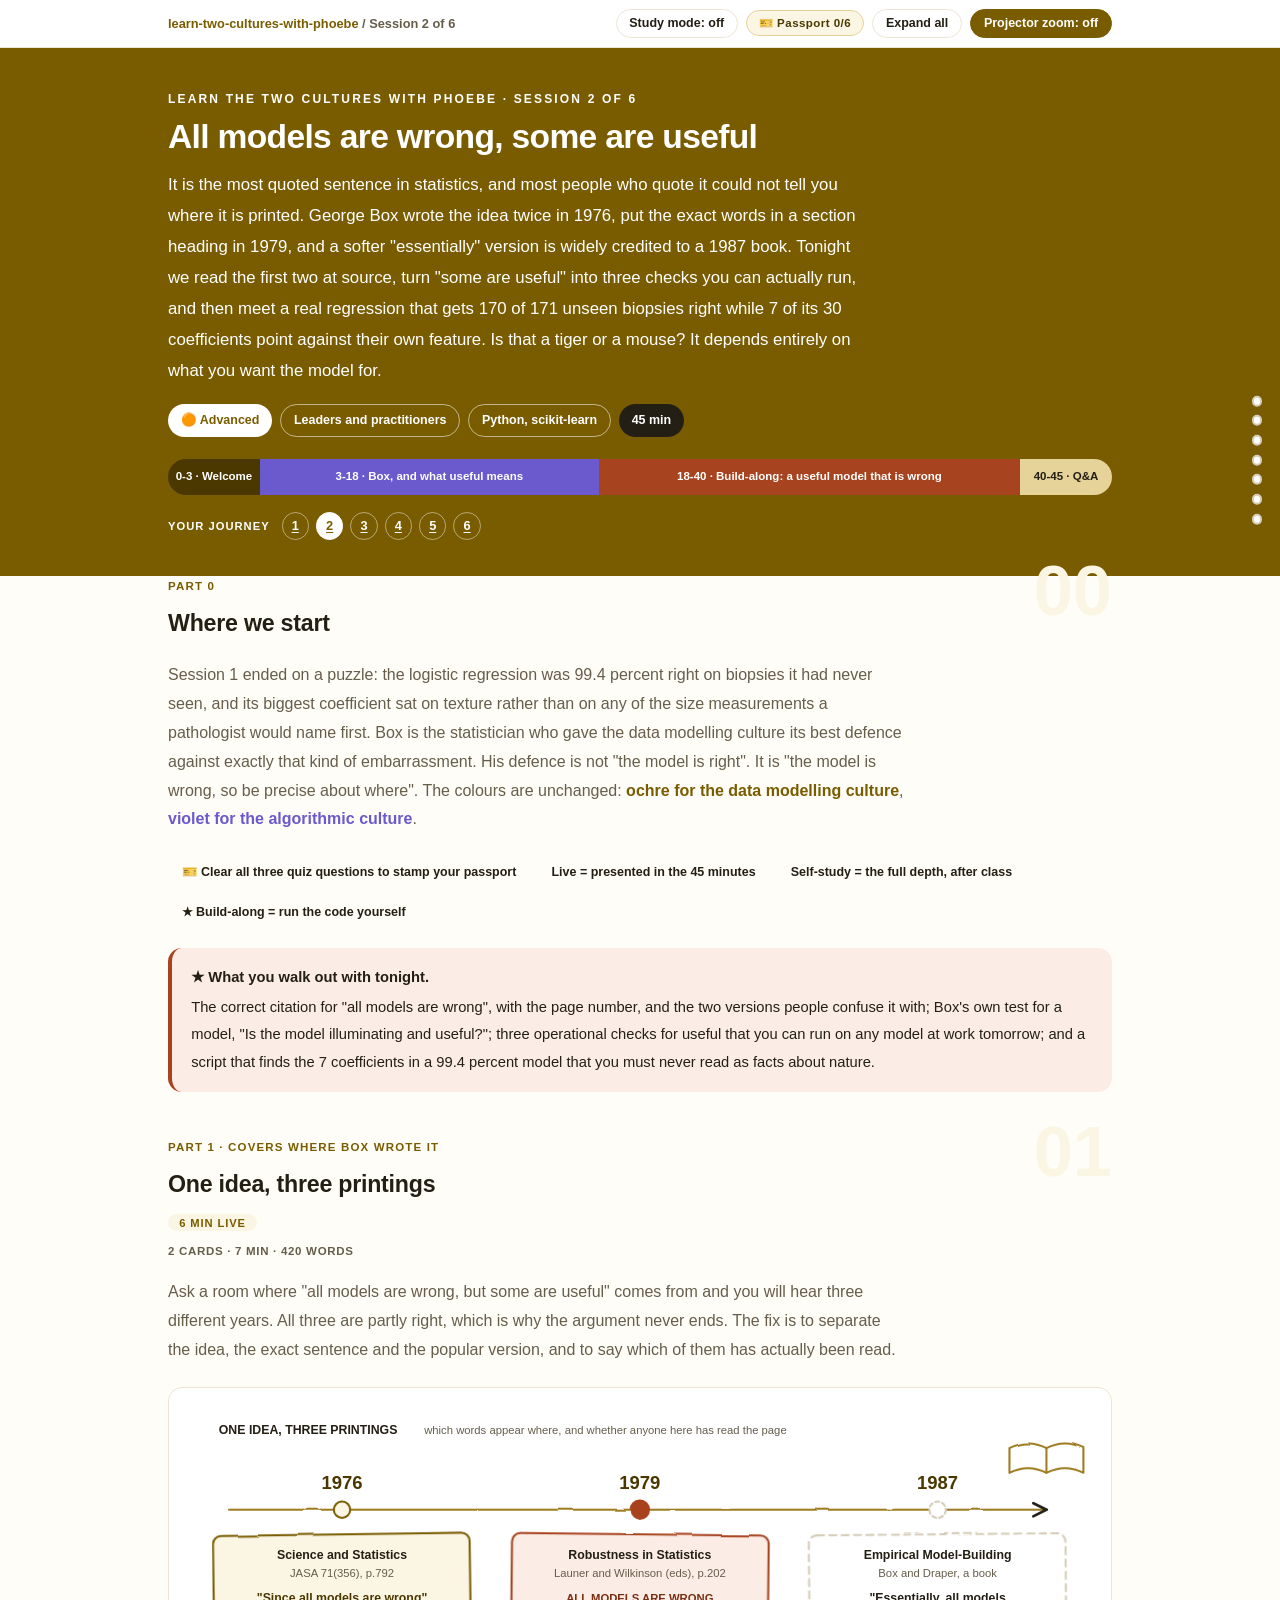
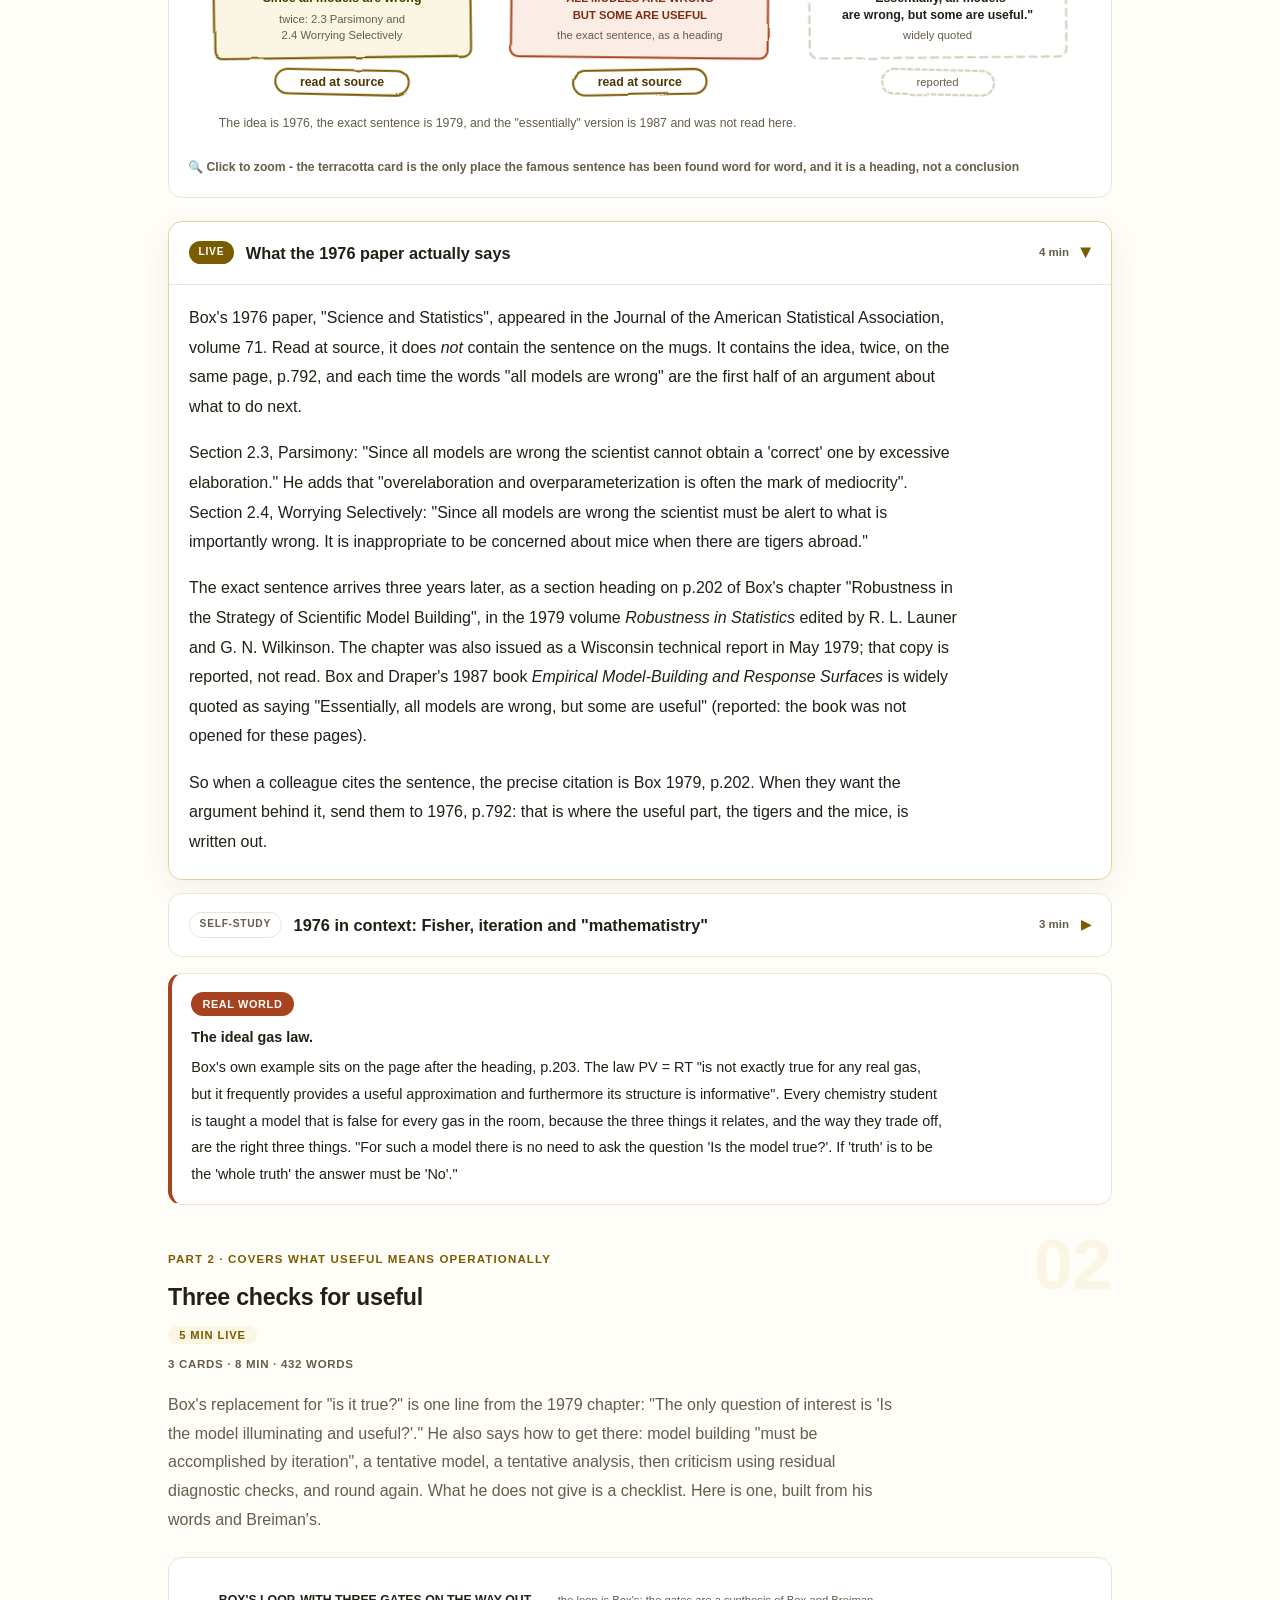
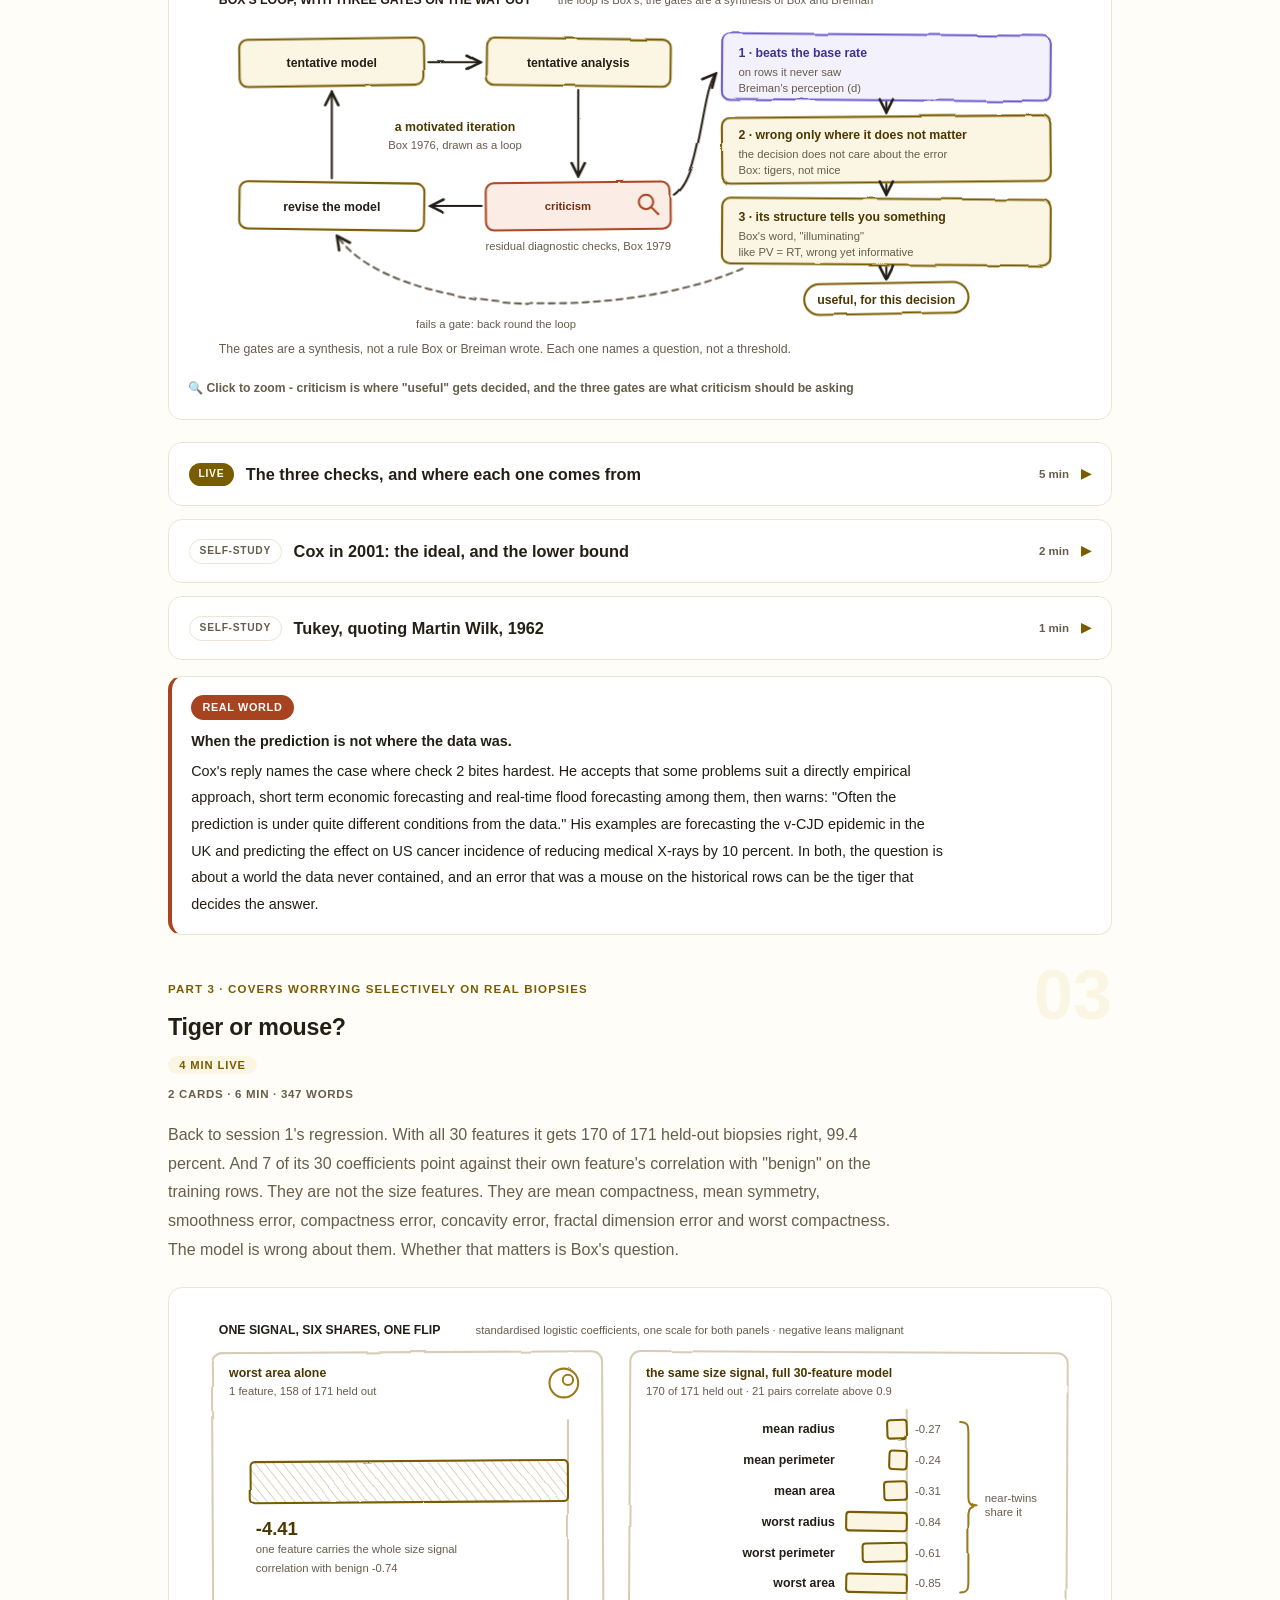
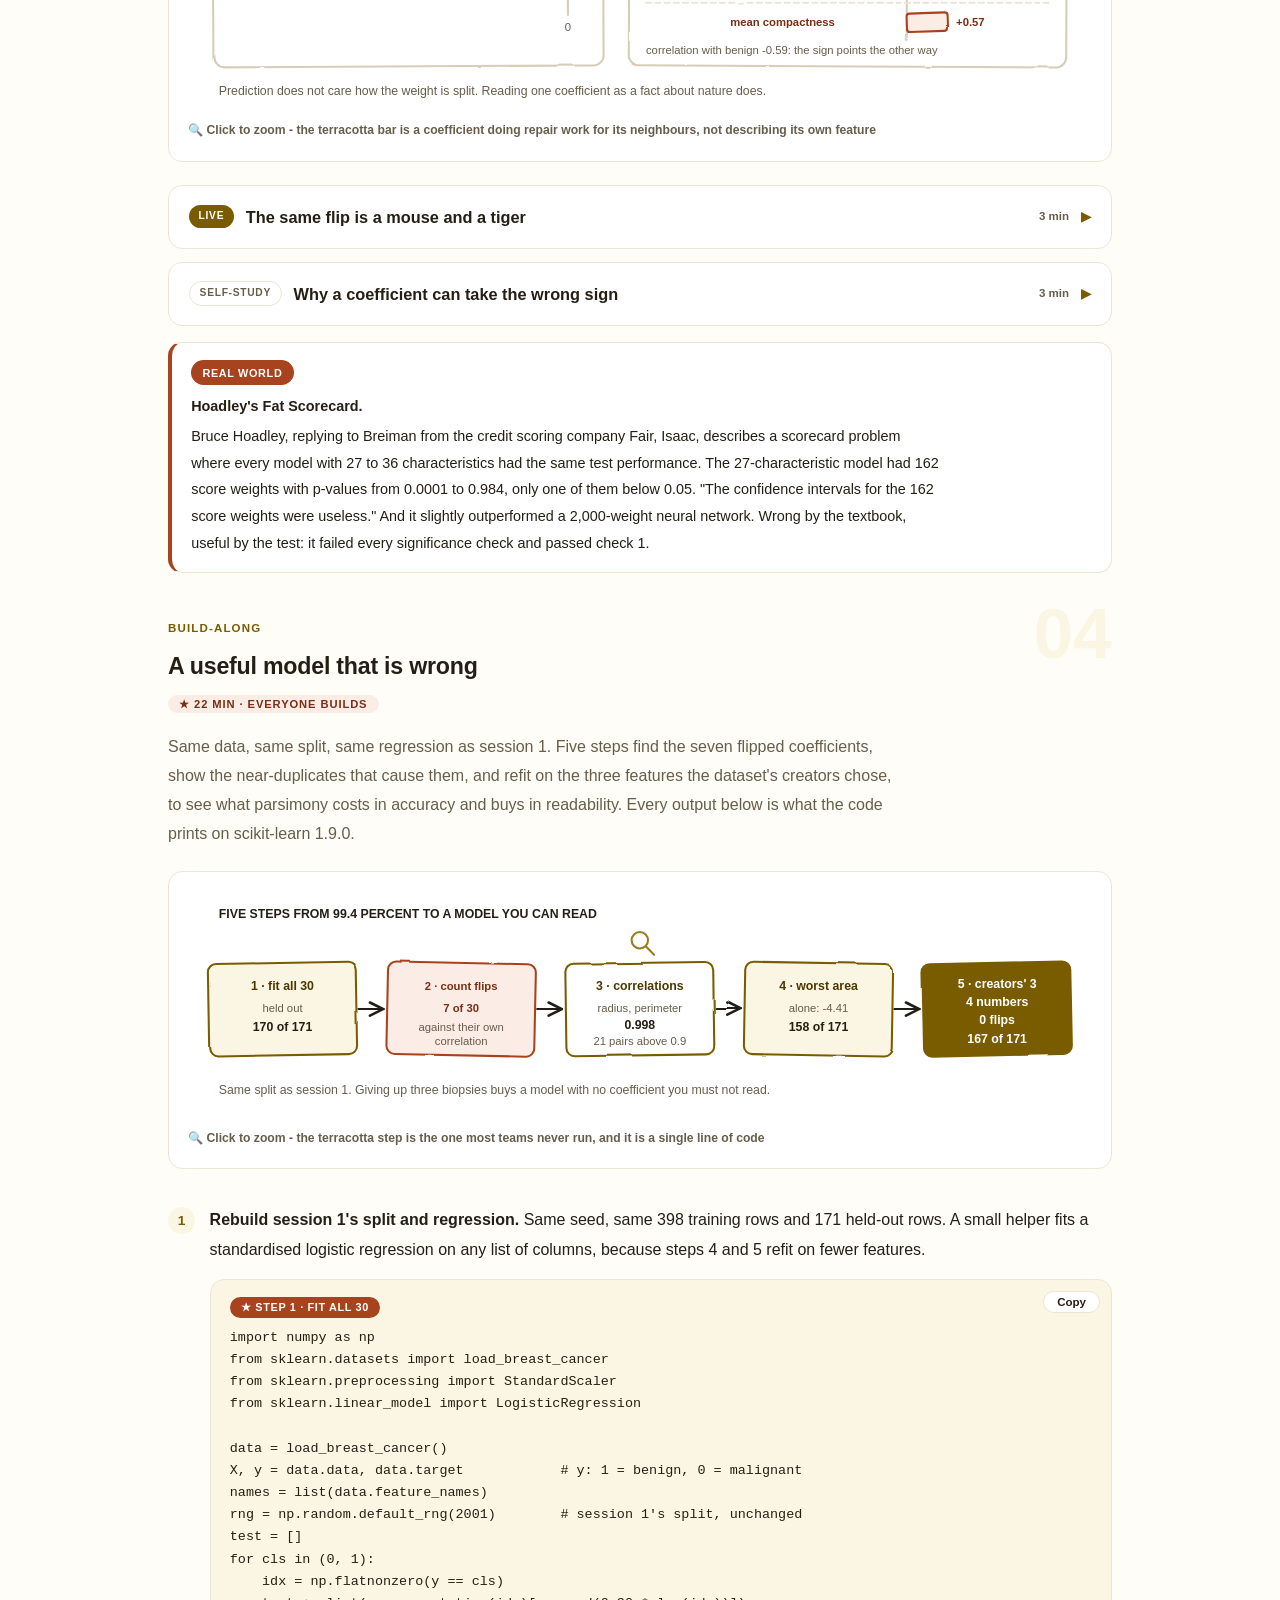
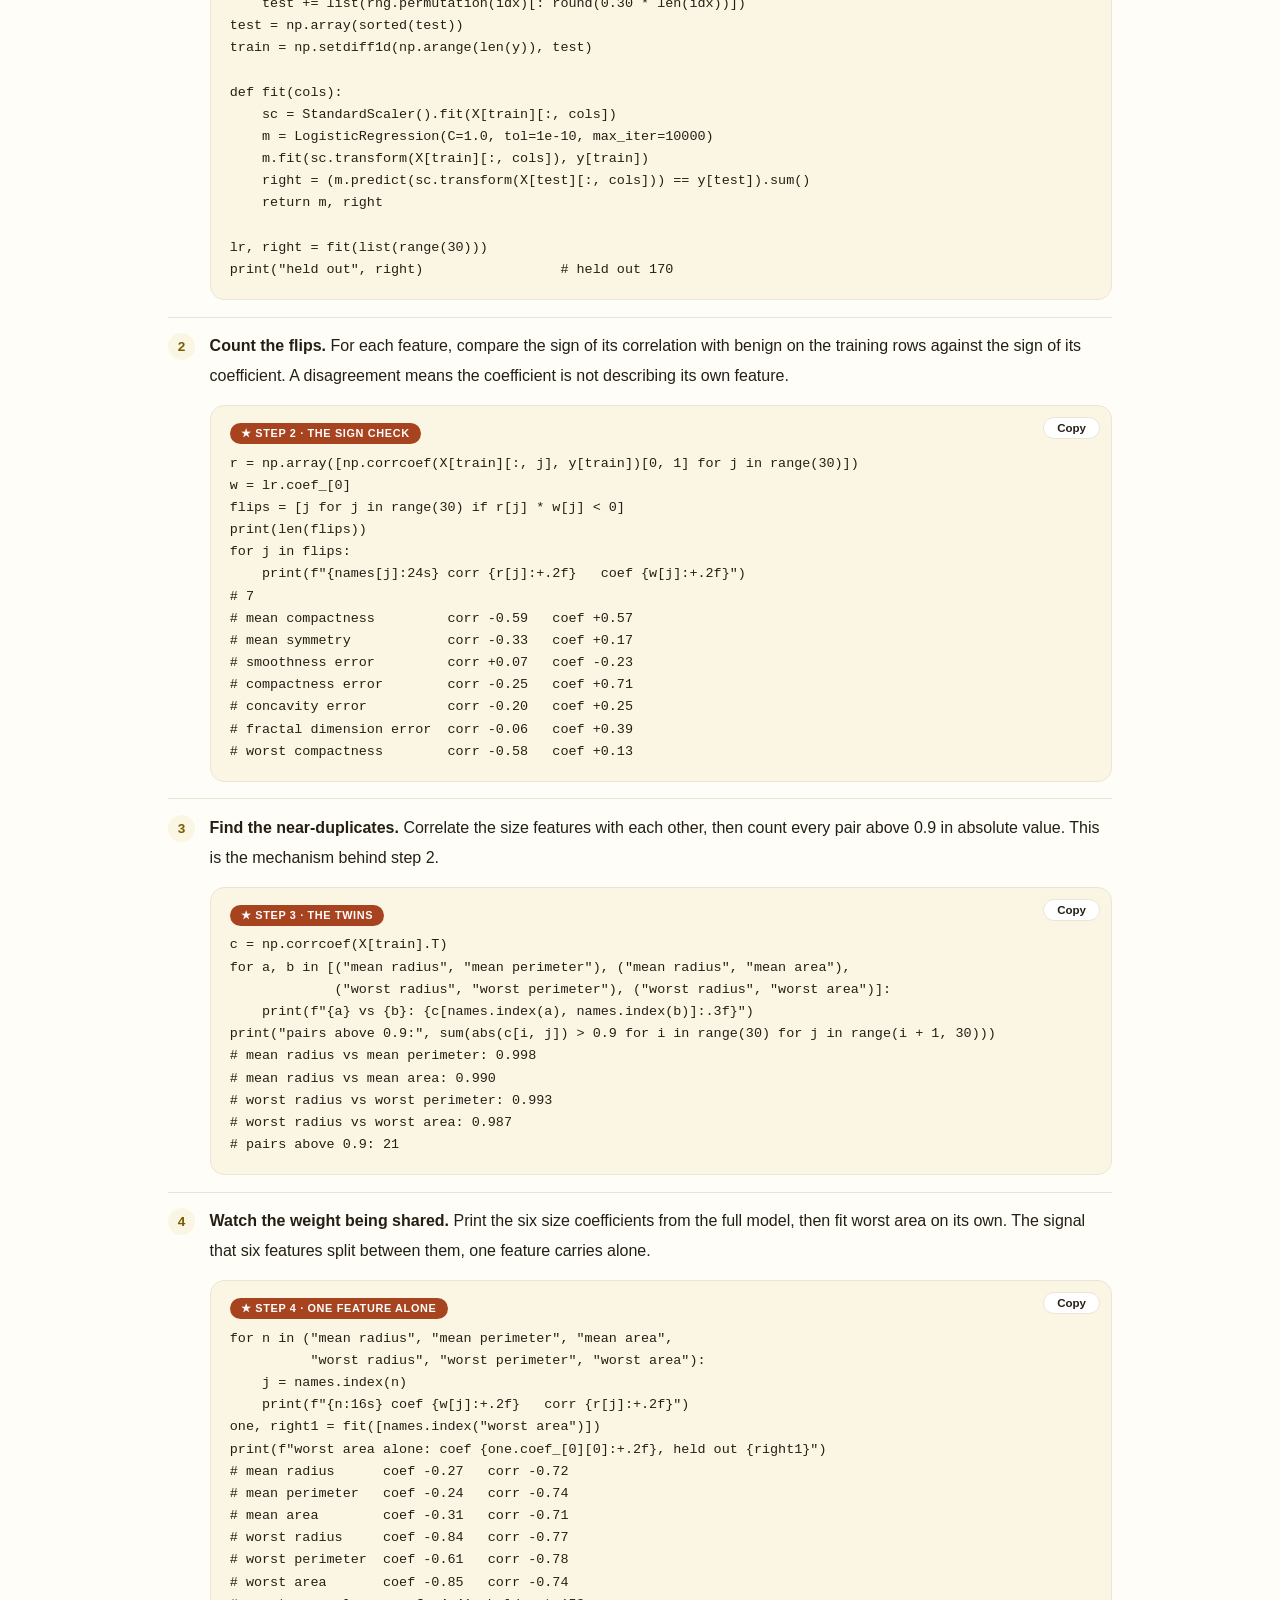
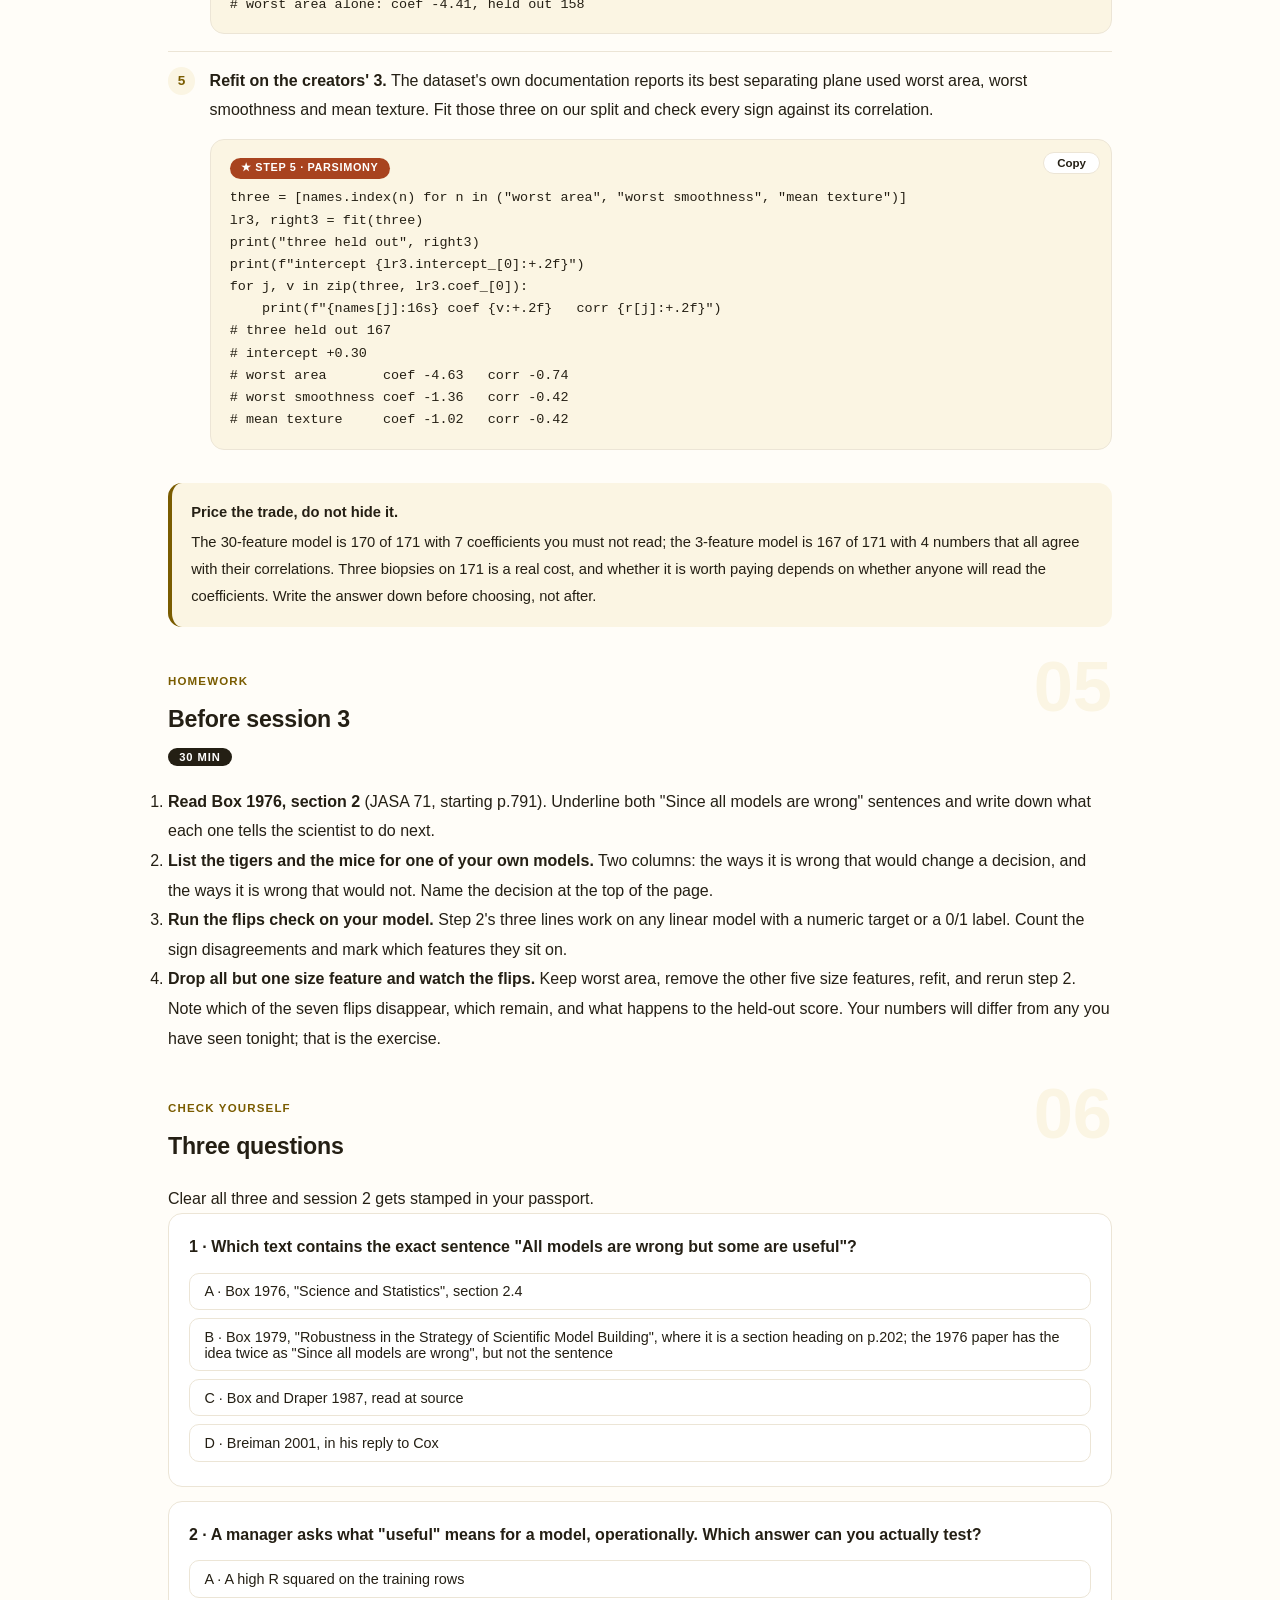
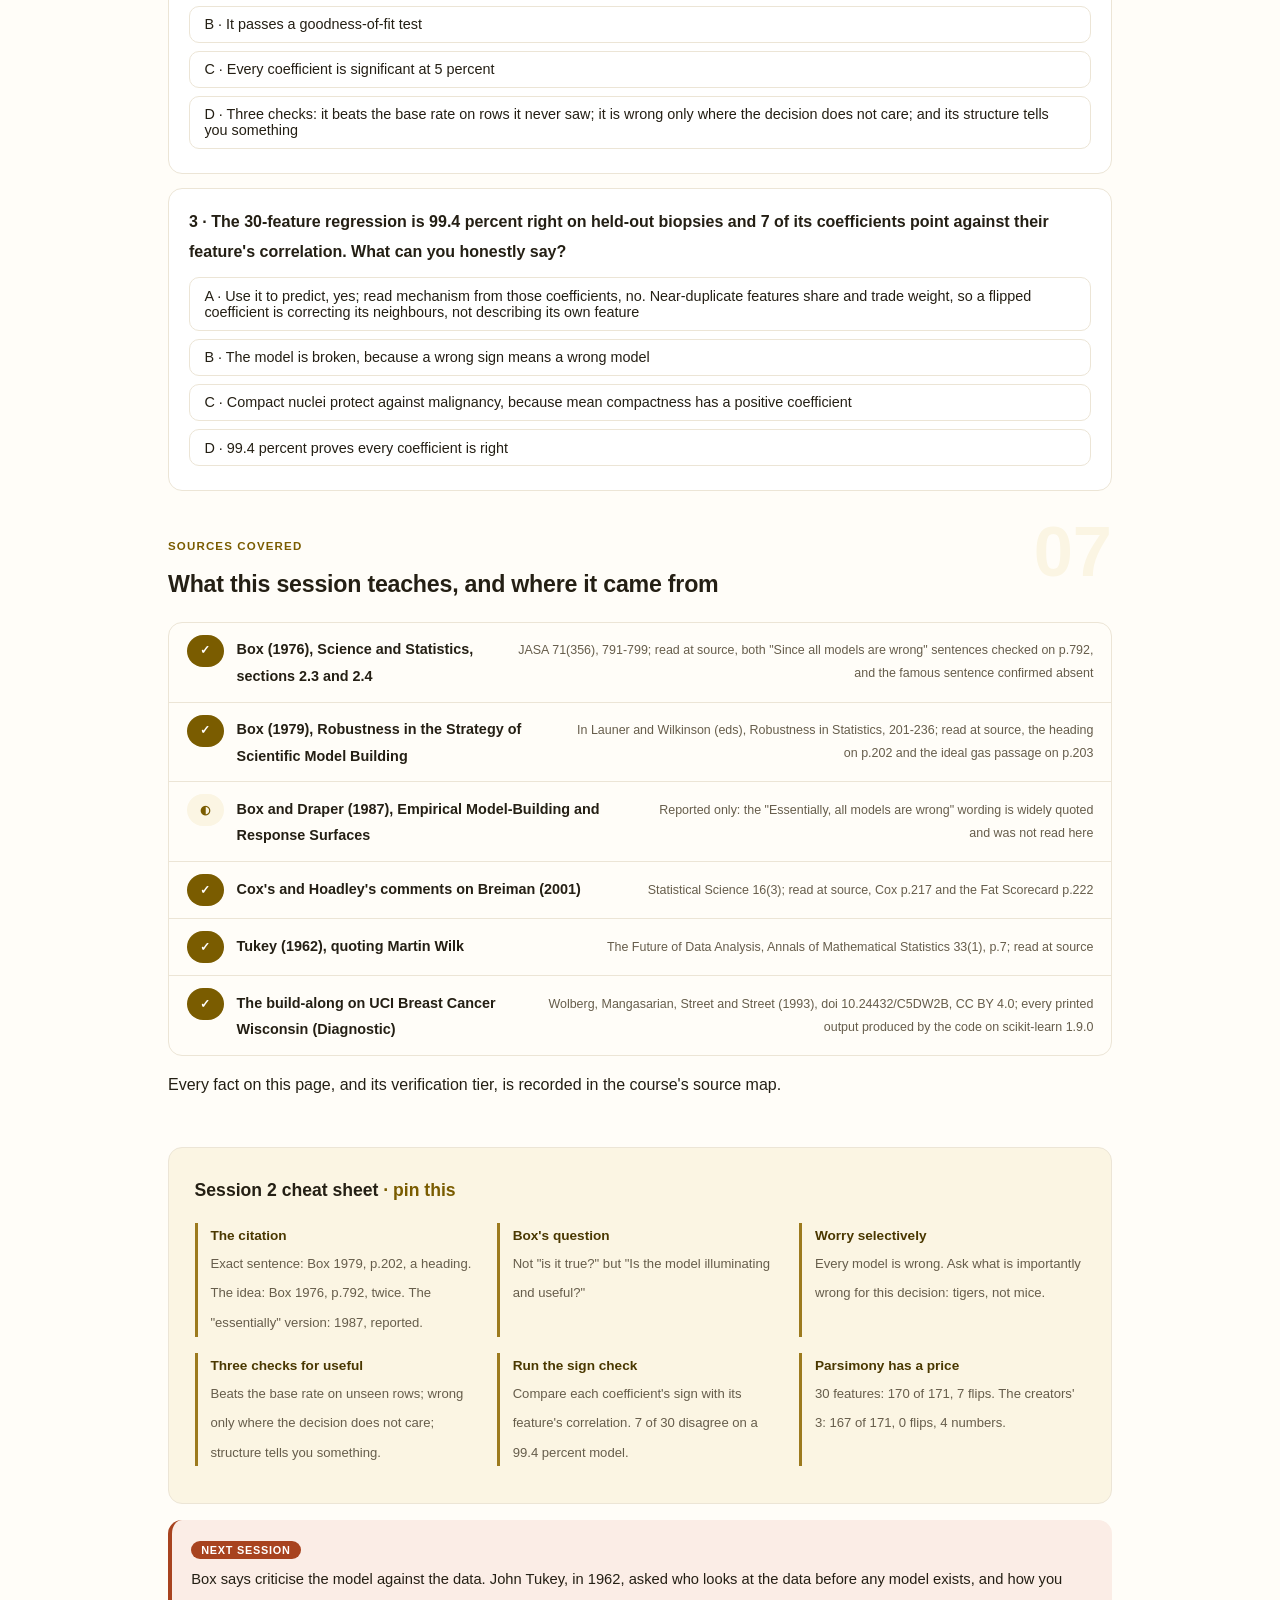
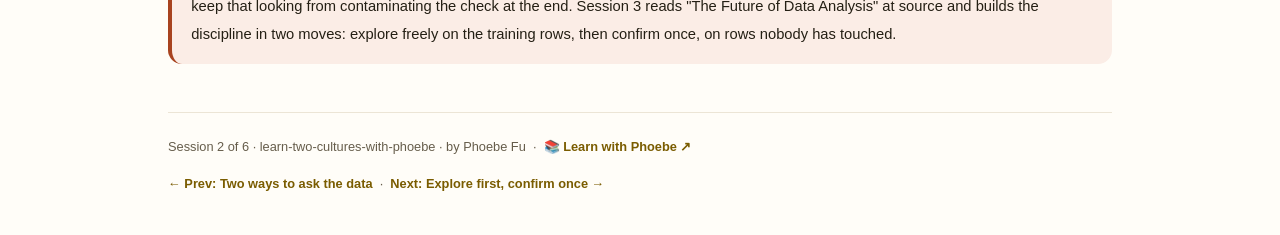
<file: courses/02-all-models-are-wrong.html>
<!DOCTYPE html>
<html lang="en">
<head>
<meta charset="UTF-8">
<meta name="viewport" content="width=device-width, initial-scale=1.0">
<!-- social:start -->
<meta name="description" content="Session 2 of 6. George Box, read at source: where the famous sentence really appears (1976 has the idea twice, 1979 has the exact words as a heading, 1987 is reported), what useful means as three checks you can run, and a real regression that is 99.4 percent right with 7 coefficients pointing the wrong way. Build-along on 569 real biopsies.">
<meta property="og:type" content="article">
<meta property="og:site_name" content="Learn with Phoebe">
<meta property="og:title" content="All models are wrong, some are useful - learn two cultures with phoebe">
<meta property="og:description" content="Session 2 of 6. Box's sentence traced to the page it is printed on, turned into three checks for useful, then tested on a model that is right 170 times out of 171 and still wrong about 7 of its own coefficients.">
<meta property="og:url" content="https://phoebefu6.github.io/learn-two-cultures-with-phoebe/courses/02-all-models-are-wrong.html">
<meta property="og:image" content="https://phoebefu6.github.io/learn-two-cultures-with-phoebe/assets/og-cover.png">
<meta property="og:image:width" content="1200">
<meta property="og:image:height" content="630">
<meta name="twitter:card" content="summary_large_image">
<meta name="twitter:title" content="All models are wrong, some are useful - learn two cultures with phoebe">
<meta name="twitter:description" content="Session 2 of 6. Box at source, three checks for useful, and a wrong model that predicts well.">
<meta name="twitter:image" content="https://phoebefu6.github.io/learn-two-cultures-with-phoebe/assets/og-cover.png">
<!-- social:end -->
<title>Session 2 · All models are wrong, some are useful - learn two cultures with phoebe</title>
<link rel="stylesheet" href="../assets/style.css?v=22">
</head>
<body>

<div class="toolbar">
  <div class="wrap">
    <span class="crumb"><a href="../index.html">learn-two-cultures-with-phoebe</a> / Session 2 of 6</span>
    <button class="btn" id="toggle-all" type="button">Expand all</button>
    <button class="btn primary" id="zoom-toggle" type="button">Projector zoom: off</button>
  </div>
</div>

<header class="masthead">
  <div class="wrap">
    <div class="eyebrow">Learn The Two Cultures with Phoebe · Session 2 of 6</div>
    <h1>All models are wrong, <span class="accent">some are useful</span></h1>
    <p class="sub">It is the most quoted sentence in statistics, and most people who quote it could not tell you where it is printed. George Box wrote the idea twice in 1976, put the exact words in a section heading in 1979, and a softer "essentially" version is widely credited to a 1987 book. Tonight we read the first two at source, turn "some are useful" into three checks you can actually run, and then meet a real regression that gets 170 of 171 unseen biopsies right while 7 of its 30 coefficients point against their own feature. Is that a tiger or a mouse? It depends entirely on what you want the model for.</p>
    <div class="chip-row">
      <span class="chip level">🟠 Advanced</span>
      <span class="chip audience">Leaders and practitioners</span>
      <span class="chip audience">Python, scikit-learn</span>
      <span class="chip time">45 min</span>
    </div>
    <div class="agenda">
      <span class="a1" style="flex:1">0-3 · Welcome</span>
      <span class="a2" style="flex:4">3-18 · Box, and what useful means</span>
      <span class="a3" style="flex:5">18-40 · Build-along: a useful model that is wrong</span>
      <span class="a4" style="flex:1">40-45 · Q&amp;A</span>
    </div>
  </div>
</header>

<main class="wrap">

  <section class="section" id="intro">
    <div class="section-kicker">
      <span class="klabel">Part 0</span>
      <h2>Where we start</h2>
    </div>
    <p class="lede">Session 1 ended on a puzzle: the logistic regression was 99.4 percent right on biopsies it had never seen, and its biggest coefficient sat on texture rather than on any of the size measurements a pathologist would name first. Box is the statistician who gave the data modelling culture its best defence against exactly that kind of embarrassment. His defence is not "the model is right". It is "the model is wrong, so be precise about where". The colours are unchanged: <strong style="color:#7A5C00">ochre for the data modelling culture</strong>, <strong style="color:#6A5ACD">violet for the algorithmic culture</strong>.</p>

    <div class="legend">
      <span class="pill">🎫 Clear all three quiz questions to stamp your passport</span>
      <span class="pill">Live = presented in the 45 minutes</span>
      <span class="pill">Self-study = the full depth, after class</span>
      <span class="pill">★ Build-along = run the code yourself</span>
    </div>

    <div class="callout win">
      <p><strong>★ What you walk out with tonight.</strong> The correct citation for "all models are wrong", with the page number, and the two versions people confuse it with; Box's own test for a model, "Is the model illuminating and useful?"; three operational checks for useful that you can run on any model at work tomorrow; and a script that finds the 7 coefficients in a 99.4 percent model that you must never read as facts about nature.</p>
    </div>
  </section>

  <section class="section" id="part-1">
    <div class="section-kicker">
      <span class="klabel">Part 1 · covers where Box wrote it</span>
      <h2>One idea, three printings</h2>
      <span class="tag concept">6 min live</span>
    </div>
    <p class="lede">Ask a room where "all models are wrong, but some are useful" comes from and you will hear three different years. All three are partly right, which is why the argument never ends. The fix is to separate the idea, the exact sentence and the popular version, and to say which of them has actually been read.</p>

    <figure class="zoomable">
      <svg viewBox="0 0 880 330" xmlns="http://www.w3.org/2000/svg" role="img" aria-label="A timeline with three printings. 1976, Science and Statistics in JASA volume 71, page 792: the words Since all models are wrong appear twice, in section 2.3 Parsimony and section 2.4 Worrying Selectively, but not the famous sentence; read at source. 1979, Robustness in Statistics edited by Launer and Wilkinson, page 202: the exact sentence All models are wrong but some are useful is a section heading; read at source, highlighted. 1987, Box and Draper, Empirical Model-Building and Response Surfaces: Essentially, all models are wrong, but some are useful; reported only, not read.">
        <defs>
          <filter id="s2aSk" x="-3%" y="-3%" width="106%" height="106%"><feTurbulence type="fractalNoise" baseFrequency="0.02" numOctaves="2" seed="53" result="n"/><feDisplacementMap in="SourceGraphic" in2="n" scale="2.4" xChannelSelector="R" yChannelSelector="G"/></filter>
          <pattern id="s2aHc" patternUnits="userSpaceOnUse" width="7" height="7" patternTransform="rotate(-38)"><line x1="0" y1="0" x2="0" y2="7" stroke="#7A5C00" stroke-width="1" opacity=".5"/></pattern>
          <marker id="s2aAr" viewBox="0 0 10 10" refX="9" refY="5" markerWidth="8" markerHeight="8" orient="auto"><path d="M1 1 L9 5 L1 9" fill="none" stroke="#241F14" stroke-width="1.6" stroke-linecap="round"/></marker>
        </defs>
        <style>
          .s2aH { font: 800 12px Inter, sans-serif; fill: #241F14; }
          .s2aL { font: 600 12px Inter, sans-serif; fill: #241F14; }
          .s2aS { font: 400 11px Inter, sans-serif; fill: #665D4B; }
          .s2aB { font: 800 11px Inter, sans-serif; fill: #7A2E12; }
          .s2aO { font: 800 12px Inter, sans-serif; fill: #4A3800; }
          .s2aV { font: 800 18px Inter, sans-serif; fill: #4A3800; }
          .s2aN { font: 400 12px Inter, sans-serif; fill: #665D4B; }
        </style>

        <text class="s2aH" x="30" y="26">ONE IDEA, THREE PRINTINGS</text>
        <text class="s2aS" x="230" y="26">which words appear where, and whether anyone here has read the page</text>

        <g filter="url(#s2aSk)" fill="none" stroke="#241F14" stroke-width="2" stroke-linecap="round" stroke-linejoin="round">
          <!-- the time rail -->
          <path d="M40 100 L836 100" stroke="#9C7A1E" marker-end="url(#s2aAr)"/>
          <circle cx="150" cy="100" r="8" fill="#FBF5E3" stroke="#7A5C00"/>
          <circle cx="440" cy="100" r="9" fill="#A8431F" stroke="#A8431F"/>
          <circle cx="730" cy="100" r="8" fill="#FFFFFF" stroke="#D6CDB8" stroke-dasharray="4 3"/>
          <!-- open-book doodle -->
          <path d="M800 40 C812 34 824 34 836 40 C848 34 860 34 872 40 L872 64 C860 58 848 58 836 64 C824 58 812 58 800 64 Z" stroke="#9C7A1E"/>
          <path d="M836 40 L836 64" stroke="#9C7A1E"/>
          <!-- cards -->
          <rect x="25" y="124" width="250" height="120" rx="8" transform="rotate(-0.8 150 184)" fill="#FBF5E3" stroke="#7A5C00"/>
          <rect x="315" y="124" width="250" height="120" rx="8" transform="rotate(0.6 440 184)" fill="#FBEDE6" stroke="#A8431F"/>
          <rect x="605" y="124" width="250" height="120" rx="8" transform="rotate(-0.5 730 184)" fill="#FFFFFF" stroke="#D6CDB8" stroke-dasharray="7 5"/>
          <!-- badges -->
          <rect x="85" y="256" width="130" height="24" rx="12" transform="rotate(1.2 150 268)" fill="#FFFFFF" stroke="#7A5C00"/>
          <rect x="375" y="256" width="130" height="24" rx="12" transform="rotate(-1 440 268)" fill="#FFFFFF" stroke="#7A5C00"/>
          <rect x="675" y="256" width="110" height="24" rx="12" transform="rotate(1.4 730 268)" fill="#FFFFFF" stroke="#D6CDB8" stroke-dasharray="4 3"/>
        </g>

        <text class="s2aV" x="150" y="80" text-anchor="middle">1976</text>
        <text class="s2aV" x="440" y="80" text-anchor="middle">1979</text>
        <text class="s2aV" x="730" y="80" text-anchor="middle">1987</text>

        <text class="s2aL" x="150" y="148" text-anchor="middle">Science and Statistics</text>
        <text class="s2aS" x="150" y="166" text-anchor="middle">JASA 71(356), p.792</text>
        <text class="s2aO" x="150" y="190" text-anchor="middle">"Since all models are wrong"</text>
        <text class="s2aS" x="150" y="210" text-anchor="middle">twice: 2.3 Parsimony and</text>
        <text class="s2aS" x="150" y="226" text-anchor="middle">2.4 Worrying Selectively</text>

        <text class="s2aL" x="440" y="148" text-anchor="middle">Robustness in Statistics</text>
        <text class="s2aS" x="440" y="166" text-anchor="middle">Launer and Wilkinson (eds), p.202</text>
        <text class="s2aB" x="440" y="190" text-anchor="middle">ALL MODELS ARE WRONG</text>
        <text class="s2aB" x="440" y="206" text-anchor="middle">BUT SOME ARE USEFUL</text>
        <text class="s2aS" x="440" y="226" text-anchor="middle">the exact sentence, as a heading</text>

        <text class="s2aL" x="730" y="148" text-anchor="middle">Empirical Model-Building</text>
        <text class="s2aS" x="730" y="166" text-anchor="middle">Box and Draper, a book</text>
        <text class="s2aL" x="730" y="190" text-anchor="middle">"Essentially, all models</text>
        <text class="s2aL" x="730" y="206" text-anchor="middle">are wrong, but some are useful."</text>
        <text class="s2aS" x="730" y="226" text-anchor="middle">widely quoted</text>

        <text class="s2aO" x="150" y="272" text-anchor="middle">read at source</text>
        <text class="s2aO" x="440" y="272" text-anchor="middle">read at source</text>
        <text class="s2aS" x="730" y="272" text-anchor="middle">reported</text>

        <text class="s2aN" x="30" y="312">The idea is 1976, the exact sentence is 1979, and the "essentially" version is 1987 and was not read here.</text>
      </svg>
      <figcaption>🔍 Click to zoom - the terracotta card is the only place the famous sentence has been found word for word, and it is a heading, not a conclusion</figcaption>
    </figure>

    <details class="card" open>
      <summary><span class="mode live">Live</span>What the 1976 paper actually says<span class="mini">4 min</span><span class="caret">▶</span></summary>
      <div class="body">
        <p>Box's 1976 paper, "Science and Statistics", appeared in the Journal of the American Statistical Association, volume 71. Read at source, it does <em>not</em> contain the sentence on the mugs. It contains the idea, twice, on the same page, p.792, and each time the words "all models are wrong" are the first half of an argument about what to do next.</p>
        <p>Section 2.3, Parsimony: "Since all models are wrong the scientist cannot obtain a 'correct' one by excessive elaboration." He adds that "overelaboration and overparameterization is often the mark of mediocrity". Section 2.4, Worrying Selectively: "Since all models are wrong the scientist must be alert to what is importantly wrong. It is inappropriate to be concerned about mice when there are tigers abroad."</p>
        <p>The exact sentence arrives three years later, as a section heading on p.202 of Box's chapter "Robustness in the Strategy of Scientific Model Building", in the 1979 volume <em>Robustness in Statistics</em> edited by R. L. Launer and G. N. Wilkinson. The chapter was also issued as a Wisconsin technical report in May 1979; that copy is reported, not read. Box and Draper's 1987 book <em>Empirical Model-Building and Response Surfaces</em> is widely quoted as saying "Essentially, all models are wrong, but some are useful" (reported: the book was not opened for these pages).</p>
        <p>So when a colleague cites the sentence, the precise citation is Box 1979, p.202. When they want the argument behind it, send them to 1976, p.792: that is where the useful part, the tigers and the mice, is written out.</p>
      </div>
    </details>

    <details class="card">
      <summary><span class="mode self">Self-study</span>1976 in context: Fisher, iteration and "mathematistry"<span class="mini">3 min</span><span class="caret">▶</span></summary>
      <div class="body">
        <p>The 1976 paper is not about models in the abstract. Box illustrates it with R. A. Fisher's work at Rothamsted, and his claim is that good statistics comes from exactly that kind of close contact with a real scientific problem. He describes science as "a motivated iteration" between theory and practice and draws it as a feedback loop, which is where Part 2's figure starts.</p>
        <p>Two lines carry the attitude. The statistician knows that "in nature there never was a normal distribution, there never was a straight line", and yet useful results follow from assuming both. And "we cannot know that any statistical technique we develop is useful unless we use it." For theory that has lost contact with practice he coins a word, "mathematistry".</p>
        <p>Read beside Breiman, this is the data modelling culture at its most self-aware. Box never claims the equation in the box is nature's. He claims that a deliberately wrong equation, criticised against data again and again, is how science makes progress.</p>
      </div>
    </details>

    <div class="callout example">
      <span class="ex-pill">Real world</span>
      <p><strong>The ideal gas law.</strong> Box's own example sits on the page after the heading, p.203. The law PV = RT "is not exactly true for any real gas, but it frequently provides a useful approximation and furthermore its structure is informative". Every chemistry student is taught a model that is false for every gas in the room, because the three things it relates, and the way they trade off, are the right three things. "For such a model there is no need to ask the question 'Is the model true?'. If 'truth' is to be the 'whole truth' the answer must be 'No'."</p>
    </div>
  </section>

  <section class="section" id="part-2">
    <div class="section-kicker">
      <span class="klabel">Part 2 · covers what useful means operationally</span>
      <h2>Three checks for useful</h2>
      <span class="tag concept">5 min live</span>
    </div>
    <p class="lede">Box's replacement for "is it true?" is one line from the 1979 chapter: "The only question of interest is 'Is the model illuminating and useful?'." He also says how to get there: model building "must be accomplished by iteration", a tentative model, a tentative analysis, then criticism using residual diagnostic checks, and round again. What he does not give is a checklist. Here is one, built from his words and Breiman's.</p>

    <figure class="zoomable">
      <svg viewBox="0 0 880 380" xmlns="http://www.w3.org/2000/svg" role="img" aria-label="Box's iteration drawn as a loop of four boxes: tentative model, tentative analysis, criticism using residual diagnostic checks, then revise the model and go round again, labelled a motivated iteration, Box 1976. Criticism is highlighted. From criticism an arrow leads to three gates stacked on the right. Gate 1, violet: beats the base rate on rows it never saw, Breiman's perception d. Gate 2, ochre: wrong only where the decision does not care, Box's tigers and mice. Gate 3, ochre: its structure tells you something, Box's word illuminating, as with the ideal gas law. Passing all three leads to useful for this decision; failing a gate leads back round the loop to revise. The three gates are a synthesis, not a rule either author wrote.">
        <defs>
          <filter id="s2bSk" x="-3%" y="-3%" width="106%" height="106%"><feTurbulence type="fractalNoise" baseFrequency="0.02" numOctaves="2" seed="61" result="n"/><feDisplacementMap in="SourceGraphic" in2="n" scale="2.4" xChannelSelector="R" yChannelSelector="G"/></filter>
          <pattern id="s2bHc" patternUnits="userSpaceOnUse" width="7" height="7" patternTransform="rotate(-38)"><line x1="0" y1="0" x2="0" y2="7" stroke="#7A5C00" stroke-width="1" opacity=".5"/></pattern>
          <marker id="s2bAr" viewBox="0 0 10 10" refX="9" refY="5" markerWidth="8" markerHeight="8" orient="auto"><path d="M1 1 L9 5 L1 9" fill="none" stroke="#241F14" stroke-width="1.6" stroke-linecap="round"/></marker>
        </defs>
        <style>
          .s2bH { font: 800 12px Inter, sans-serif; fill: #241F14; }
          .s2bL { font: 600 12px Inter, sans-serif; fill: #241F14; }
          .s2bS { font: 400 11px Inter, sans-serif; fill: #665D4B; }
          .s2bB { font: 800 11px Inter, sans-serif; fill: #7A2E12; }
          .s2bO { font: 800 12px Inter, sans-serif; fill: #4A3800; }
          .s2bP { font: 800 12px Inter, sans-serif; fill: #3F3294; }
          .s2bN { font: 400 12px Inter, sans-serif; fill: #665D4B; }
        </style>

        <text class="s2bH" x="30" y="26">BOX'S LOOP, WITH THREE GATES ON THE WAY OUT</text>
        <text class="s2bS" x="360" y="26">the loop is Box's; the gates are a synthesis of Box and Breiman</text>

        <g filter="url(#s2bSk)" fill="none" stroke="#241F14" stroke-width="2" stroke-linecap="round" stroke-linejoin="round">
          <!-- the loop -->
          <rect x="50" y="60" width="180" height="46" rx="8" transform="rotate(-0.8 140 83)" fill="#FBF5E3" stroke="#7A5C00"/>
          <rect x="290" y="60" width="180" height="46" rx="8" transform="rotate(0.7 380 83)" fill="#FBF5E3" stroke="#7A5C00"/>
          <rect x="290" y="200" width="180" height="46" rx="8" transform="rotate(-0.6 380 223)" fill="#FBEDE6" stroke="#A8431F"/>
          <rect x="50" y="200" width="180" height="46" rx="8" transform="rotate(0.8 140 223)" fill="#FFFFFF" stroke="#7A5C00"/>
          <path d="M234 83 L284 83" marker-end="url(#s2bAr)"/>
          <path d="M380 110 L380 194" marker-end="url(#s2bAr)"/>
          <path d="M286 223 L236 223" marker-end="url(#s2bAr)"/>
          <path d="M140 196 L140 112" marker-end="url(#s2bAr)"/>
          <!-- magnifier doodle on criticism -->
          <circle cx="446" cy="219" r="7" stroke="#A8431F"/>
          <path d="M451 224 L458 231" stroke="#A8431F"/>
          <!-- out to the gates -->
          <path d="M474 212 C500 196 500 110 514 94" marker-end="url(#s2bAr)"/>
          <!-- gates -->
          <rect x="520" y="56" width="320" height="64" rx="8" transform="rotate(0.5 680 88)" fill="#F3F1FC" stroke="#6A5ACD"/>
          <rect x="520" y="136" width="320" height="64" rx="8" transform="rotate(-0.5 680 168)" fill="#FBF5E3" stroke="#7A5C00"/>
          <rect x="520" y="216" width="320" height="64" rx="8" transform="rotate(0.4 680 248)" fill="#FBF5E3" stroke="#7A5C00"/>
          <path d="M680 122 L680 132" marker-end="url(#s2bAr)"/>
          <path d="M680 202 L680 212" marker-end="url(#s2bAr)"/>
          <path d="M680 282 L680 294" marker-end="url(#s2bAr)"/>
          <rect x="600" y="298" width="160" height="30" rx="15" transform="rotate(-1 680 313)" fill="#FFFFFF" stroke="#7A5C00"/>
          <!-- fail path back to revise -->
          <path d="M540 284 C420 336 200 330 145 252" stroke="#665D4B" stroke-dasharray="6 5" marker-end="url(#s2bAr)"/>
        </g>

        <text class="s2bL" x="140" y="88" text-anchor="middle">tentative model</text>
        <text class="s2bL" x="380" y="88" text-anchor="middle">tentative analysis</text>
        <text class="s2bB" x="370" y="227" text-anchor="middle">criticism</text>
        <text class="s2bL" x="140" y="228" text-anchor="middle">revise the model</text>
        <text class="s2bS" x="380" y="266" text-anchor="middle">residual diagnostic checks, Box 1979</text>
        <text class="s2bO" x="260" y="150" text-anchor="middle">a motivated iteration</text>
        <text class="s2bS" x="260" y="168" text-anchor="middle">Box 1976, drawn as a loop</text>

        <text class="s2bP" x="536" y="78">1 · beats the base rate</text>
        <text class="s2bS" x="536" y="96">on rows it never saw</text>
        <text class="s2bS" x="536" y="112">Breiman's perception (d)</text>
        <text class="s2bO" x="536" y="158">2 · wrong only where it does not matter</text>
        <text class="s2bS" x="536" y="176">the decision does not care about the error</text>
        <text class="s2bS" x="536" y="192">Box: tigers, not mice</text>
        <text class="s2bO" x="536" y="238">3 · its structure tells you something</text>
        <text class="s2bS" x="536" y="256">Box's word, "illuminating"</text>
        <text class="s2bS" x="536" y="272">like PV = RT, wrong yet informative</text>
        <text class="s2bO" x="680" y="318" text-anchor="middle">useful, for this decision</text>

        <text class="s2bS" x="300" y="342" text-anchor="middle">fails a gate: back round the loop</text>

        <text class="s2bN" x="30" y="366">The gates are a synthesis, not a rule Box or Breiman wrote. Each one names a question, not a threshold.</text>
      </svg>
      <figcaption>🔍 Click to zoom - criticism is where "useful" gets decided, and the three gates are what criticism should be asking</figcaption>
    </figure>

    <details class="card">
      <summary><span class="mode live">Live</span>The three checks, and where each one comes from<span class="mini">5 min</span><span class="caret">▶</span></summary>
      <div class="body">
        <p>A synthesis, not a quotation. Neither Box nor Breiman wrote this list; it is built from their words so that "useful" becomes something you can test rather than assert.</p>
        <ol>
          <li><strong>It beats the base rate on rows it never saw.</strong> Breiman's perception (d): "Predictive accuracy on test sets is the criterion for how good the model is." A model that cannot beat the do-nothing rule on unseen rows is not useful for anything, whatever its coefficients say. This is the algorithmic culture's check, and a data modeller loses nothing by running it.</li>
          <li><strong>It is wrong only where the decision does not care.</strong> Box's "importantly wrong": every model is wrong somewhere, so the question is whether the wrongness sits under the decision you are about to make. A tiger for one use can be a mouse for another; Part 3 shows the same coefficient being both.</li>
          <li><strong>Its structure tells you something.</strong> Box's "illuminating". The ideal gas law earns its place because its structure is informative, not because it is exact. A model whose structure you cannot read, or whose structure you should not read, can still pass checks 1 and 2, but it does not pass this one.</li>
        </ol>
        <p>Notice what is missing: a high R squared on the training rows, every coefficient significant, a clean goodness-of-fit test. None of those is on the list, and Part 3's real world story shows a model failing nearly all of them and still winning.</p>
      </div>
    </details>

    <details class="card">
      <summary><span class="mode self">Self-study</span>Cox in 2001: the ideal, and the lower bound<span class="mini">2 min</span><span class="caret">▶</span></summary>
      <div class="body">
        <p>D. R. Cox, replying to Breiman in the same issue of Statistical Science, states the data modelling ideal in one sentence: "Descriptively appealing and transparent methods with a firm model base are the ideal." That is check 3 raised to a principle.</p>
        <p>He is also honest about its cost. The significance tests and confidence intervals the culture reports "are often lower bounds to real uncertainty", because they are computed as if the model were right. Box's line and Cox's line are the same warning from two directions: the model is wrong, so the uncertainty it reports about itself is too small.</p>
      </div>
    </details>

    <details class="card">
      <summary><span class="mode self">Self-study</span>Tukey, quoting Martin Wilk, 1962<span class="mini">1 min</span><span class="caret">▶</span></summary>
      <div class="body">
        <p>Fourteen years before Box's paper, John Tukey quoted his colleague Martin Wilk in "The Future of Data Analysis" (p.7): "The hallmark of good science is that it uses models and 'theory' but never believes them." It is the shortest statement of the whole attitude, and session 3 reads the rest of Tukey's paper.</p>
        <p>One fault line this session leaves alone: frequentist versus Bayesian runs inside the data modelling culture, not between the cultures. Breiman: "I would include Bayesians in the data modeling culture." That argument lives in <a href="https://phoebefu6.github.io/learn-bayesian-with-phoebe/courses/a5-the-prior-argument.html">Bayesian, leader session 5 ↗</a>.</p>
      </div>
    </details>

    <div class="callout example">
      <span class="ex-pill">Real world</span>
      <p><strong>When the prediction is not where the data was.</strong> Cox's reply names the case where check 2 bites hardest. He accepts that some problems suit a directly empirical approach, short term economic forecasting and real-time flood forecasting among them, then warns: "Often the prediction is under quite different conditions from the data." His examples are forecasting the v-CJD epidemic in the UK and predicting the effect on US cancer incidence of reducing medical X-rays by 10 percent. In both, the question is about a world the data never contained, and an error that was a mouse on the historical rows can be the tiger that decides the answer.</p>
    </div>
  </section>

  <section class="section" id="part-3">
    <div class="section-kicker">
      <span class="klabel">Part 3 · covers worrying selectively on real biopsies</span>
      <h2>Tiger or mouse?</h2>
      <span class="tag concept">4 min live</span>
    </div>
    <p class="lede">Back to session 1's regression. With all 30 features it gets 170 of 171 held-out biopsies right, 99.4 percent. And 7 of its 30 coefficients point against their own feature's correlation with "benign" on the training rows. They are not the size features. They are mean compactness, mean symmetry, smoothness error, compactness error, concavity error, fractal dimension error and worst compactness. The model is wrong about them. Whether that matters is Box's question.</p>

    <figure class="zoomable">
      <svg viewBox="0 0 880 392" xmlns="http://www.w3.org/2000/svg" role="img" aria-label="Weight sharing drawn as coefficient bars on one scale. Left panel: worst area alone in a one-feature model carries a standardised coefficient of minus 4.41 and gets 158 of 171 held-out biopsies right; its correlation with benign is minus 0.74. Right panel: in the full 30-feature model, which gets 170 of 171, the same size signal is split across six near-duplicate features with small coefficients: mean radius minus 0.27, mean perimeter minus 0.24, mean area minus 0.31, worst radius minus 0.84, worst perimeter minus 0.61, worst area minus 0.85. Below them, highlighted, mean compactness has a coefficient of plus 0.57 although its correlation with benign is minus 0.59: the sign points the other way. 21 feature pairs correlate above 0.9.">
        <defs>
          <filter id="s2cSk" x="-3%" y="-3%" width="106%" height="106%"><feTurbulence type="fractalNoise" baseFrequency="0.02" numOctaves="2" seed="67" result="n"/><feDisplacementMap in="SourceGraphic" in2="n" scale="2.4" xChannelSelector="R" yChannelSelector="G"/></filter>
          <pattern id="s2cHc" patternUnits="userSpaceOnUse" width="7" height="7" patternTransform="rotate(-38)"><line x1="0" y1="0" x2="0" y2="7" stroke="#7A5C00" stroke-width="1" opacity=".5"/></pattern>
        </defs>
        <style>
          .s2cH { font: 800 12px Inter, sans-serif; fill: #241F14; }
          .s2cL { font: 600 12px Inter, sans-serif; fill: #241F14; }
          .s2cS { font: 400 11px Inter, sans-serif; fill: #665D4B; }
          .s2cB { font: 800 11px Inter, sans-serif; fill: #7A2E12; }
          .s2cO { font: 800 12px Inter, sans-serif; fill: #4A3800; }
          .s2cV { font: 800 18px Inter, sans-serif; fill: #4A3800; }
          .s2cN { font: 400 12px Inter, sans-serif; fill: #665D4B; }
        </style>

        <text class="s2cH" x="30" y="26">ONE SIGNAL, SIX SHARES, ONE FLIP</text>
        <text class="s2cS" x="280" y="26">standardised logistic coefficients, one scale for both panels · negative leans malignant</text>

        <g filter="url(#s2cSk)" fill="none" stroke="#241F14" stroke-width="2" stroke-linecap="round" stroke-linejoin="round">
          <!-- panels -->
          <rect x="24" y="44" width="380" height="306" rx="10" transform="rotate(-0.3 214 197)" fill="#FFFFFF" stroke="#D6CDB8"/>
          <rect x="430" y="44" width="426" height="306" rx="10" transform="rotate(0.3 643 197)" fill="#FFFFFF" stroke="#D6CDB8"/>
          <!-- nucleus doodle -->
          <circle cx="366" cy="74" r="14" stroke="#9C7A1E"/>
          <circle cx="370" cy="71" r="5" stroke="#9C7A1E"/>
          <!-- left: worst area alone, scale 70px per unit -->
          <path d="M370 110 L370 300" stroke="#D6CDB8"/>
          <rect x="61" y="150" width="309" height="40" rx="4" transform="rotate(-0.4 215 170)" fill="url(#s2cHc)" stroke="#7A5C00"/>
          <!-- right: six size features in the full model -->
          <path d="M700 100 L700 324" stroke="#D6CDB8"/>
          <rect x="681" y="110" width="19" height="18" rx="3" transform="rotate(-2 690 119)" fill="#FBF5E3" stroke="#7A5C00"/>
          <rect x="683" y="140" width="17" height="18" rx="3" transform="rotate(2 691 149)" fill="#FBF5E3" stroke="#7A5C00"/>
          <rect x="678" y="170" width="22" height="18" rx="3" transform="rotate(-1.5 689 179)" fill="#FBF5E3" stroke="#7A5C00"/>
          <rect x="641" y="200" width="59" height="18" rx="3" transform="rotate(1 670 209)" fill="#FBF5E3" stroke="#7A5C00"/>
          <rect x="657" y="230" width="43" height="18" rx="3" transform="rotate(-1 678 239)" fill="#FBF5E3" stroke="#7A5C00"/>
          <rect x="641" y="260" width="59" height="18" rx="3" transform="rotate(1.2 670 269)" fill="#FBF5E3" stroke="#7A5C00"/>
          <!-- bracket: near-twins share it -->
          <path d="M752 112 C760 112 760 116 760 124 L760 186 C760 192 764 194 768 194 C764 194 760 196 760 202 L760 266 C760 274 760 278 752 278" stroke="#9C7A1E"/>
          <!-- separator -->
          <path d="M446 288 L840 288" stroke="#ECE5D6" stroke-dasharray="5 4"/>
          <!-- the flip -->
          <rect x="700" y="298" width="40" height="18" rx="3" transform="rotate(-2 720 307)" fill="#FBEDE6" stroke="#A8431F"/>
        </g>

        <text class="s2cO" x="40" y="68">worst area alone</text>
        <text class="s2cS" x="40" y="86">1 feature, 158 of 171 held out</text>
        <text class="s2cV" x="66" y="222">-4.41</text>
        <text class="s2cS" x="66" y="240">one feature carries the whole size signal</text>
        <text class="s2cS" x="66" y="258">correlation with benign -0.74</text>
        <text class="s2cS" x="370" y="316" text-anchor="middle">0</text>

        <text class="s2cO" x="446" y="68">the same size signal, full 30-feature model</text>
        <text class="s2cS" x="446" y="86">170 of 171 held out · 21 pairs correlate above 0.9</text>
        <text class="s2cL" x="630" y="123" text-anchor="end">mean radius</text>
        <text class="s2cL" x="630" y="153" text-anchor="end">mean perimeter</text>
        <text class="s2cL" x="630" y="183" text-anchor="end">mean area</text>
        <text class="s2cL" x="630" y="213" text-anchor="end">worst radius</text>
        <text class="s2cL" x="630" y="243" text-anchor="end">worst perimeter</text>
        <text class="s2cL" x="630" y="273" text-anchor="end">worst area</text>
        <text class="s2cS" x="708" y="123">-0.27</text>
        <text class="s2cS" x="708" y="153">-0.24</text>
        <text class="s2cS" x="708" y="183">-0.31</text>
        <text class="s2cS" x="708" y="213">-0.84</text>
        <text class="s2cS" x="708" y="243">-0.61</text>
        <text class="s2cS" x="708" y="273">-0.85</text>
        <text class="s2cS" x="776" y="190">near-twins</text>
        <text class="s2cS" x="776" y="204">share it</text>
        <text class="s2cB" x="630" y="311" text-anchor="end">mean compactness</text>
        <text class="s2cB" x="748" y="311">+0.57</text>
        <text class="s2cS" x="446" y="338">correlation with benign -0.59: the sign points the other way</text>

        <text class="s2cN" x="30" y="378">Prediction does not care how the weight is split. Reading one coefficient as a fact about nature does.</text>
      </svg>
      <figcaption>🔍 Click to zoom - the terracotta bar is a coefficient doing repair work for its neighbours, not describing its own feature</figcaption>
    </figure>

    <details class="card">
      <summary><span class="mode live">Live</span>The same flip is a mouse and a tiger<span class="mini">3 min</span><span class="caret">▶</span></summary>
      <div class="body">
        <p><strong>For prediction, a mouse.</strong> The model is 170 of 171 on biopsies it never saw, well above the 62.6 percent base rate, so it passes check 1. Nobody deciding "send this biopsy for a second read" is harmed by how the weight is split between radius, perimeter and area, because the prediction uses them all together.</p>
        <p><strong>For reading mechanism, a tiger.</strong> Read mean compactness off the model and you would report that compact nuclei lean benign, +0.57. On the training rows the feature's correlation with benign is -0.59: more compact nuclei are more often malignant. The coefficient is not describing compactness; it is correcting its neighbours. The model fails check 3 for that sentence, and check 2 for any decision built on it.</p>
        <p>This is Box's "importantly wrong" made concrete: the error is the same seven numbers either way. What changes is the decision sitting on top of them. The honest report says both halves: "useful for prediction; do not read these seven coefficients".</p>
      </div>
    </details>

    <details class="card">
      <summary><span class="mode self">Self-study</span>Why a coefficient can take the wrong sign<span class="mini">3 min</span><span class="caret">▶</span></summary>
      <div class="body">
        <p>Radius, perimeter and area are three ways of measuring one thing. On the training rows mean radius and mean perimeter correlate at 0.998, mean radius and mean area at 0.990, worst radius and worst perimeter at 0.993, worst radius and worst area at 0.987. Across all 30 features, 21 pairs correlate above 0.9 in absolute value.</p>
        <p>When features are near-duplicates, the fit can trade weight between them almost freely, and a feature can take whatever sign best corrects the others rather than one that describes itself. Alone, worst area carries a coefficient of -4.41; in the full model it carries -0.85, and the rest of the size signal is spread over five siblings. With Box's parsimony in mind, the fix is not a cleverer reading of 31 numbers. It is fewer features: the build-along refits on the dataset creators' 3 and gets 4 numbers, 0 sign surprises and 167 of 171.</p>
        <p>The broader fact that many equally good models can tell different stories about the same data is the Rashomon effect, and it has its own session: <a href="https://phoebefu6.github.io/learn-ml-epistemology-with-phoebe/courses/a2-equally-good-differently-wrong.html">ML Epistemology, leader session 2 ↗</a>.</p>
      </div>
    </details>

    <div class="callout example">
      <span class="ex-pill">Real world</span>
      <p><strong>Hoadley's Fat Scorecard.</strong> Bruce Hoadley, replying to Breiman from the credit scoring company Fair, Isaac, describes a scorecard problem where every model with 27 to 36 characteristics had the same test performance. The 27-characteristic model had 162 score weights with p-values from 0.0001 to 0.984, only one of them below 0.05. "The confidence intervals for the 162 score weights were useless." And it slightly outperformed a 2,000-weight neural network. Wrong by the textbook, useful by the test: it failed every significance check and passed check 1.</p>
    </div>
  </section>

  <section class="section" id="demo-1">
    <div class="section-kicker">
      <span class="klabel">Build-along</span>
      <h2>A useful model that is wrong</h2>
      <span class="tag demo">★ 22 min · everyone builds</span>
    </div>
    <p class="lede">Same data, same split, same regression as session 1. Five steps find the seven flipped coefficients, show the near-duplicates that cause them, and refit on the three features the dataset's creators chose, to see what parsimony costs in accuracy and buys in readability. Every output below is what the code prints on scikit-learn 1.9.0.</p>

    <figure class="zoomable">
      <svg viewBox="0 0 880 220" xmlns="http://www.w3.org/2000/svg" role="img" aria-label="The build-along as five boxes in a row. Step 1, fit all 30 features: 170 of 171 held out. Step 2, count flips, highlighted: 7 of 30 coefficients point against their feature's correlation. Step 3, correlations: radius and perimeter 0.998, 21 pairs above 0.9. Step 4, worst area alone: coefficient minus 4.41, 158 of 171. Step 5, the creators' 3 features: 4 numbers, 0 flips, 167 of 171.">
        <defs>
          <filter id="s2dSk" x="-3%" y="-3%" width="106%" height="106%"><feTurbulence type="fractalNoise" baseFrequency="0.02" numOctaves="2" seed="71" result="n"/><feDisplacementMap in="SourceGraphic" in2="n" scale="2.4" xChannelSelector="R" yChannelSelector="G"/></filter>
          <pattern id="s2dHc" patternUnits="userSpaceOnUse" width="7" height="7" patternTransform="rotate(-38)"><line x1="0" y1="0" x2="0" y2="7" stroke="#7A5C00" stroke-width="1" opacity=".5"/></pattern>
          <marker id="s2dAr" viewBox="0 0 10 10" refX="9" refY="5" markerWidth="8" markerHeight="8" orient="auto"><path d="M1 1 L9 5 L1 9" fill="none" stroke="#241F14" stroke-width="1.6" stroke-linecap="round"/></marker>
        </defs>
        <style>
          .s2dH { font: 800 12px Inter, sans-serif; fill: #241F14; }
          .s2dL { font: 600 12px Inter, sans-serif; fill: #241F14; }
          .s2dS { font: 400 11px Inter, sans-serif; fill: #665D4B; }
          .s2dB { font: 800 11px Inter, sans-serif; fill: #7A2E12; }
          .s2dO { font: 800 12px Inter, sans-serif; fill: #4A3800; }
          .s2dW { font: 800 12px Inter, sans-serif; fill: #FFFFFF; }
          .s2dN { font: 400 12px Inter, sans-serif; fill: #665D4B; }
        </style>

        <text class="s2dH" x="30" y="26">FIVE STEPS FROM 99.4 PERCENT TO A MODEL YOU CAN READ</text>

        <g filter="url(#s2dSk)" fill="none" stroke="#241F14" stroke-width="2" stroke-linecap="round" stroke-linejoin="round">
          <rect x="20" y="70" width="144" height="90" rx="8" transform="rotate(-1 92 115)" fill="#FBF5E3" stroke="#7A5C00"/>
          <rect x="194" y="70" width="144" height="90" rx="8" transform="rotate(1.2 266 115)" fill="#FBEDE6" stroke="#A8431F"/>
          <rect x="368" y="70" width="144" height="90" rx="8" transform="rotate(-0.8 440 115)" fill="#FFFFFF" stroke="#7A5C00"/>
          <rect x="542" y="70" width="144" height="90" rx="8" transform="rotate(1 614 115)" fill="#FBF5E3" stroke="#7A5C00"/>
          <rect x="716" y="70" width="144" height="90" rx="8" transform="rotate(-1.2 788 115)" fill="#7A5C00" stroke="#7A5C00"/>
          <path d="M166 115 L190 115" marker-end="url(#s2dAr)"/>
          <path d="M340 115 L364 115" marker-end="url(#s2dAr)"/>
          <path d="M514 115 L538 115" marker-end="url(#s2dAr)"/>
          <path d="M688 115 L712 115" marker-end="url(#s2dAr)"/>
          <!-- magnifier doodle above the correlations -->
          <circle cx="440" cy="48" r="8" stroke="#9C7A1E"/>
          <path d="M446 54 L454 62" stroke="#9C7A1E"/>
        </g>

        <text class="s2dO" x="92" y="96" text-anchor="middle">1 · fit all 30</text>
        <text class="s2dS" x="92" y="118" text-anchor="middle">held out</text>
        <text class="s2dL" x="92" y="136" text-anchor="middle">170 of 171</text>

        <text class="s2dB" x="266" y="96" text-anchor="middle">2 · count flips</text>
        <text class="s2dB" x="266" y="118" text-anchor="middle">7 of 30</text>
        <text class="s2dS" x="266" y="136" text-anchor="middle">against their own</text>
        <text class="s2dS" x="266" y="150" text-anchor="middle">correlation</text>

        <text class="s2dO" x="440" y="96" text-anchor="middle">3 · correlations</text>
        <text class="s2dS" x="440" y="118" text-anchor="middle">radius, perimeter</text>
        <text class="s2dL" x="440" y="134" text-anchor="middle">0.998</text>
        <text class="s2dS" x="440" y="150" text-anchor="middle">21 pairs above 0.9</text>

        <text class="s2dO" x="614" y="96" text-anchor="middle">4 · worst area</text>
        <text class="s2dS" x="614" y="118" text-anchor="middle">alone: -4.41</text>
        <text class="s2dL" x="614" y="136" text-anchor="middle">158 of 171</text>

        <text class="s2dW" x="788" y="94" text-anchor="middle">5 · creators' 3</text>
        <text class="s2dW" x="788" y="112" text-anchor="middle">4 numbers</text>
        <text class="s2dW" x="788" y="130" text-anchor="middle">0 flips</text>
        <text class="s2dW" x="788" y="148" text-anchor="middle">167 of 171</text>

        <text class="s2dN" x="30" y="198">Same split as session 1. Giving up three biopsies buys a model with no coefficient you must not read.</text>
      </svg>
      <figcaption>🔍 Click to zoom - the terracotta step is the one most teams never run, and it is a single line of code</figcaption>
    </figure>

    <div class="steps">
      <div class="step">
        <p><strong>Rebuild session 1's split and regression.</strong> Same seed, same 398 training rows and 171 held-out rows. A small helper fits a standardised logistic regression on any list of columns, because steps 4 and 5 refit on fewer features.</p>
        <div class="prompt-box good"><span class="label">★ Step 1 · fit all 30</span>import numpy as np
from sklearn.datasets import load_breast_cancer
from sklearn.preprocessing import StandardScaler
from sklearn.linear_model import LogisticRegression

data = load_breast_cancer()
X, y = data.data, data.target            # y: 1 = benign, 0 = malignant
names = list(data.feature_names)
rng = np.random.default_rng(2001)        # session 1's split, unchanged
test = []
for cls in (0, 1):
    idx = np.flatnonzero(y == cls)
    test += list(rng.permutation(idx)[: round(0.30 * len(idx))])
test = np.array(sorted(test))
train = np.setdiff1d(np.arange(len(y)), test)

def fit(cols):
    sc = StandardScaler().fit(X[train][:, cols])
    m = LogisticRegression(C=1.0, tol=1e-10, max_iter=10000)
    m.fit(sc.transform(X[train][:, cols]), y[train])
    right = (m.predict(sc.transform(X[test][:, cols])) == y[test]).sum()
    return m, right

lr, right = fit(list(range(30)))
print("held out", right)                 # held out 170</div>
      </div>
      <div class="step">
        <p><strong>Count the flips.</strong> For each feature, compare the sign of its correlation with benign on the training rows against the sign of its coefficient. A disagreement means the coefficient is not describing its own feature.</p>
        <div class="prompt-box good"><span class="label">★ Step 2 · the sign check</span>r = np.array([np.corrcoef(X[train][:, j], y[train])[0, 1] for j in range(30)])
w = lr.coef_[0]
flips = [j for j in range(30) if r[j] * w[j] &lt; 0]
print(len(flips))
for j in flips:
    print(f"{names[j]:24s} corr {r[j]:+.2f}   coef {w[j]:+.2f}")
# 7
# mean compactness         corr -0.59   coef +0.57
# mean symmetry            corr -0.33   coef +0.17
# smoothness error         corr +0.07   coef -0.23
# compactness error        corr -0.25   coef +0.71
# concavity error          corr -0.20   coef +0.25
# fractal dimension error  corr -0.06   coef +0.39
# worst compactness        corr -0.58   coef +0.13</div>
      </div>
      <div class="step">
        <p><strong>Find the near-duplicates.</strong> Correlate the size features with each other, then count every pair above 0.9 in absolute value. This is the mechanism behind step 2.</p>
        <div class="prompt-box good"><span class="label">★ Step 3 · the twins</span>c = np.corrcoef(X[train].T)
for a, b in [("mean radius", "mean perimeter"), ("mean radius", "mean area"),
             ("worst radius", "worst perimeter"), ("worst radius", "worst area")]:
    print(f"{a} vs {b}: {c[names.index(a), names.index(b)]:.3f}")
print("pairs above 0.9:", sum(abs(c[i, j]) &gt; 0.9 for i in range(30) for j in range(i + 1, 30)))
# mean radius vs mean perimeter: 0.998
# mean radius vs mean area: 0.990
# worst radius vs worst perimeter: 0.993
# worst radius vs worst area: 0.987
# pairs above 0.9: 21</div>
      </div>
      <div class="step">
        <p><strong>Watch the weight being shared.</strong> Print the six size coefficients from the full model, then fit worst area on its own. The signal that six features split between them, one feature carries alone.</p>
        <div class="prompt-box good"><span class="label">★ Step 4 · one feature alone</span>for n in ("mean radius", "mean perimeter", "mean area",
          "worst radius", "worst perimeter", "worst area"):
    j = names.index(n)
    print(f"{n:16s} coef {w[j]:+.2f}   corr {r[j]:+.2f}")
one, right1 = fit([names.index("worst area")])
print(f"worst area alone: coef {one.coef_[0][0]:+.2f}, held out {right1}")
# mean radius      coef -0.27   corr -0.72
# mean perimeter   coef -0.24   corr -0.74
# mean area        coef -0.31   corr -0.71
# worst radius     coef -0.84   corr -0.77
# worst perimeter  coef -0.61   corr -0.78
# worst area       coef -0.85   corr -0.74
# worst area alone: coef -4.41, held out 158</div>
      </div>
      <div class="step">
        <p><strong>Refit on the creators' 3.</strong> The dataset's own documentation reports its best separating plane used worst area, worst smoothness and mean texture. Fit those three on our split and check every sign against its correlation.</p>
        <div class="prompt-box good"><span class="label">★ Step 5 · parsimony</span>three = [names.index(n) for n in ("worst area", "worst smoothness", "mean texture")]
lr3, right3 = fit(three)
print("three held out", right3)
print(f"intercept {lr3.intercept_[0]:+.2f}")
for j, v in zip(three, lr3.coef_[0]):
    print(f"{names[j]:16s} coef {v:+.2f}   corr {r[j]:+.2f}")
# three held out 167
# intercept +0.30
# worst area       coef -4.63   corr -0.74
# worst smoothness coef -1.36   corr -0.42
# mean texture     coef -1.02   corr -0.42</div>
      </div>
    </div>

    <div class="callout tip">
      <p><strong>Price the trade, do not hide it.</strong> The 30-feature model is 170 of 171 with 7 coefficients you must not read; the 3-feature model is 167 of 171 with 4 numbers that all agree with their correlations. Three biopsies on 171 is a real cost, and whether it is worth paying depends on whether anyone will read the coefficients. Write the answer down before choosing, not after.</p>
    </div>
  </section>

  <section class="section" id="exercise">
    <div class="section-kicker">
      <span class="klabel">Homework</span>
      <h2>Before session 3</h2>
      <span class="tag exercise">30 min</span>
    </div>
    <ol>
      <li><strong>Read Box 1976, section 2</strong> (JASA 71, starting p.791). Underline both "Since all models are wrong" sentences and write down what each one tells the scientist to do next.</li>
      <li><strong>List the tigers and the mice for one of your own models.</strong> Two columns: the ways it is wrong that would change a decision, and the ways it is wrong that would not. Name the decision at the top of the page.</li>
      <li><strong>Run the flips check on your model.</strong> Step 2's three lines work on any linear model with a numeric target or a 0/1 label. Count the sign disagreements and mark which features they sit on.</li>
      <li><strong>Drop all but one size feature and watch the flips.</strong> Keep worst area, remove the other five size features, refit, and rerun step 2. Note which of the seven flips disappear, which remain, and what happens to the held-out score. Your numbers will differ from any you have seen tonight; that is the exercise.</li>
    </ol>
  </section>

  <section class="section" id="quiz">
    <div class="section-kicker">
      <span class="klabel">Check yourself</span>
      <h2>Three questions</h2>
    </div>
    <p>Clear all three and session 2 gets stamped in your passport.</p>

    <div class="quiz-q" data-answer="1">
      <p class="qtext">1 · Which text contains the exact sentence "All models are wrong but some are useful"?</p>
      <button class="qopt" type="button">A · Box 1976, "Science and Statistics", section 2.4</button>
      <button class="qopt" type="button">B · Box 1979, "Robustness in the Strategy of Scientific Model Building", where it is a section heading on p.202; the 1976 paper has the idea twice as "Since all models are wrong", but not the sentence</button>
      <button class="qopt" type="button">C · Box and Draper 1987, read at source</button>
      <button class="qopt" type="button">D · Breiman 2001, in his reply to Cox</button>
      <p class="qwhy">The idea is 1976 (twice, p.792), the exact sentence is 1979 (a heading, p.202), and the "Essentially, all models are wrong, but some are useful" version is credited to Box and Draper 1987, reported rather than read.</p>
    </div>

    <div class="quiz-q" data-answer="3">
      <p class="qtext">2 · A manager asks what "useful" means for a model, operationally. Which answer can you actually test?</p>
      <button class="qopt" type="button">A · A high R squared on the training rows</button>
      <button class="qopt" type="button">B · It passes a goodness-of-fit test</button>
      <button class="qopt" type="button">C · Every coefficient is significant at 5 percent</button>
      <button class="qopt" type="button">D · Three checks: it beats the base rate on rows it never saw; it is wrong only where the decision does not care; and its structure tells you something</button>
      <p class="qwhy">Training fit says nothing about unseen rows, and significance can fail while the model wins: Hoadley's 162-weight scorecard had only one p-value below 0.05 and still slightly outperformed a 2,000-weight neural network. The three checks are a synthesis of Breiman's perception (d) and Box's "importantly wrong" and "illuminating".</p>
    </div>

    <div class="quiz-q" data-answer="0">
      <p class="qtext">3 · The 30-feature regression is 99.4 percent right on held-out biopsies and 7 of its coefficients point against their feature's correlation. What can you honestly say?</p>
      <button class="qopt" type="button">A · Use it to predict, yes; read mechanism from those coefficients, no. Near-duplicate features share and trade weight, so a flipped coefficient is correcting its neighbours, not describing its own feature</button>
      <button class="qopt" type="button">B · The model is broken, because a wrong sign means a wrong model</button>
      <button class="qopt" type="button">C · Compact nuclei protect against malignancy, because mean compactness has a positive coefficient</button>
      <button class="qopt" type="button">D · 99.4 percent proves every coefficient is right</button>
      <p class="qwhy">The same seven numbers are a mouse for prediction and a tiger for reading mechanism. Mean compactness is +0.57 in the model and -0.59 in its correlation with benign; refitting on the creators' 3 gives 0 flips at 167 of 171.</p>
    </div>

    <p class="quiz-score"></p>
  </section>

  <section class="section" id="official">
    <div class="section-kicker">
      <span class="klabel">Sources covered</span>
      <h2>What this session teaches, and where it came from</h2>
    </div>
    <div class="covered">
      <div class="covered-row"><span class="status pill solid">✓</span><span class="name">Box (1976), Science and Statistics, sections 2.3 and 2.4</span><span class="note">JASA 71(356), 791-799; read at source, both "Since all models are wrong" sentences checked on p.792, and the famous sentence confirmed absent</span></div>
      <div class="covered-row"><span class="status pill solid">✓</span><span class="name">Box (1979), Robustness in the Strategy of Scientific Model Building</span><span class="note">In Launer and Wilkinson (eds), Robustness in Statistics, 201-236; read at source, the heading on p.202 and the ideal gas passage on p.203</span></div>
      <div class="covered-row"><span class="status pill light">◐</span><span class="name">Box and Draper (1987), Empirical Model-Building and Response Surfaces</span><span class="note">Reported only: the "Essentially, all models are wrong" wording is widely quoted and was not read here</span></div>
      <div class="covered-row"><span class="status pill solid">✓</span><span class="name">Cox's and Hoadley's comments on Breiman (2001)</span><span class="note">Statistical Science 16(3); read at source, Cox p.217 and the Fat Scorecard p.222</span></div>
      <div class="covered-row"><span class="status pill solid">✓</span><span class="name">Tukey (1962), quoting Martin Wilk</span><span class="note">The Future of Data Analysis, Annals of Mathematical Statistics 33(1), p.7; read at source</span></div>
      <div class="covered-row"><span class="status pill solid">✓</span><span class="name">The build-along on UCI Breast Cancer Wisconsin (Diagnostic)</span><span class="note">Wolberg, Mangasarian, Street and Street (1993), doi 10.24432/C5DW2B, CC BY 4.0; every printed output produced by the code on scikit-learn 1.9.0</span></div>
    </div>
    <p class="mono" style="margin-top:14px">Every fact on this page, and its verification tier, is recorded in the course's source map.</p>
  </section>

  <section class="cheat" id="cheatsheet">
    <h3>Session 2 cheat sheet <span>· pin this</span></h3>
    <div class="grid-2">
      <div class="cheat-item"><b>The citation</b><span>Exact sentence: Box 1979, p.202, a heading. The idea: Box 1976, p.792, twice. The "essentially" version: 1987, reported.</span></div>
      <div class="cheat-item"><b>Box's question</b><span>Not "is it true?" but "Is the model illuminating and useful?"</span></div>
      <div class="cheat-item"><b>Worry selectively</b><span>Every model is wrong. Ask what is importantly wrong for this decision: tigers, not mice.</span></div>
      <div class="cheat-item"><b>Three checks for useful</b><span>Beats the base rate on unseen rows; wrong only where the decision does not care; structure tells you something.</span></div>
      <div class="cheat-item"><b>Run the sign check</b><span>Compare each coefficient's sign with its feature's correlation. 7 of 30 disagree on a 99.4 percent model.</span></div>
      <div class="cheat-item"><b>Parsimony has a price</b><span>30 features: 170 of 171, 7 flips. The creators' 3: 167 of 171, 0 flips, 4 numbers.</span></div>
    </div>
  </section>

  <div class="callout next">
    <span class="nx-pill">Next session</span>
    <p>Box says criticise the model against the data. John Tukey, in 1962, asked who looks at the data before any model exists, and how you keep that looking from contaminating the check at the end. Session 3 reads "The Future of Data Analysis" at source and builds the discipline in two moves: explore freely on the training rows, then confirm once, on rows nobody has touched.</p>
  </div>

  <footer class="pagefoot">
    <span>Session 2 of 6 · learn-two-cultures-with-phoebe · by Phoebe Fu &nbsp;·&nbsp; 📚 <a href="https://phoebefu6.github.io/learn-with-phoebe/">Learn with Phoebe ↗</a></span>
    <span><a href="01-two-ways-to-ask-the-data.html">← Prev: Two ways to ask the data</a> &nbsp;·&nbsp; <a href="03-explore-first-confirm-once.html">Next: Explore first, confirm once →</a></span>
  </footer>

</main>

<script src="../assets/app.js?v=20"></script>
</body>
</html>
</file>
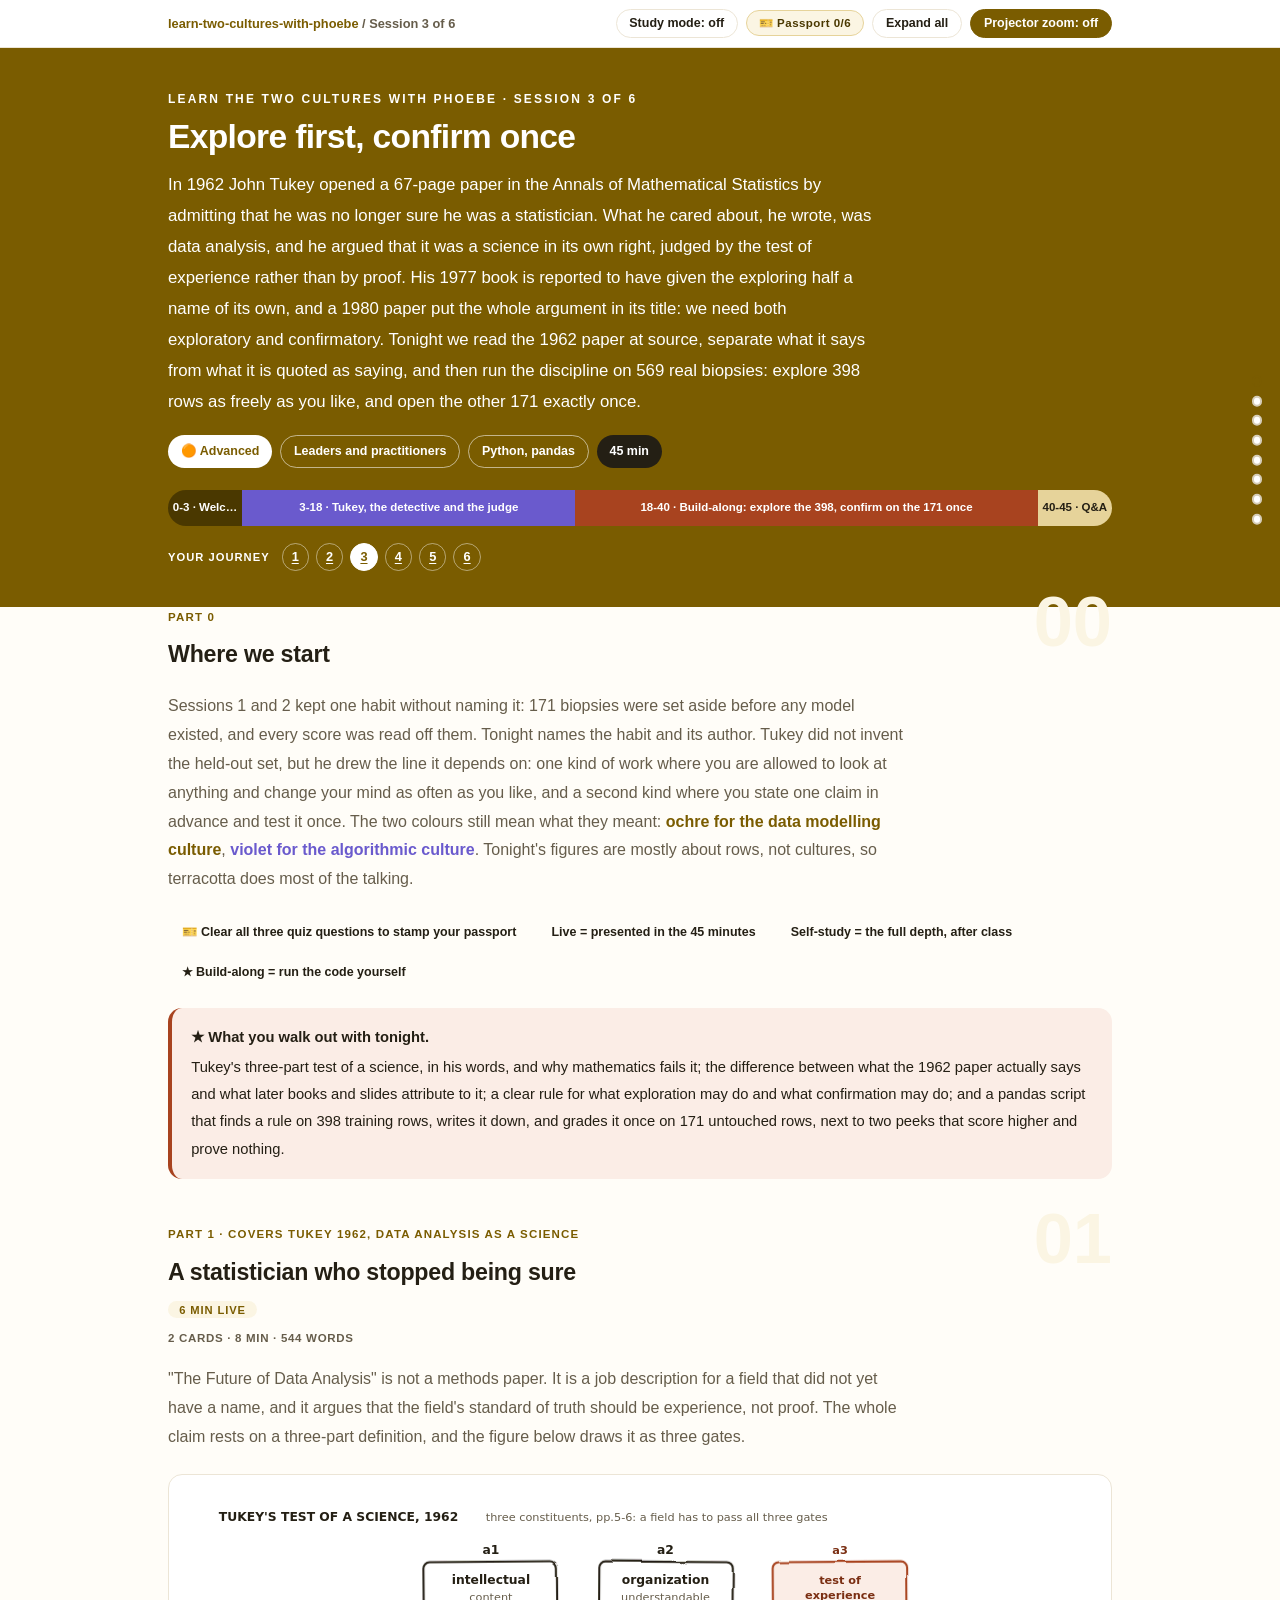
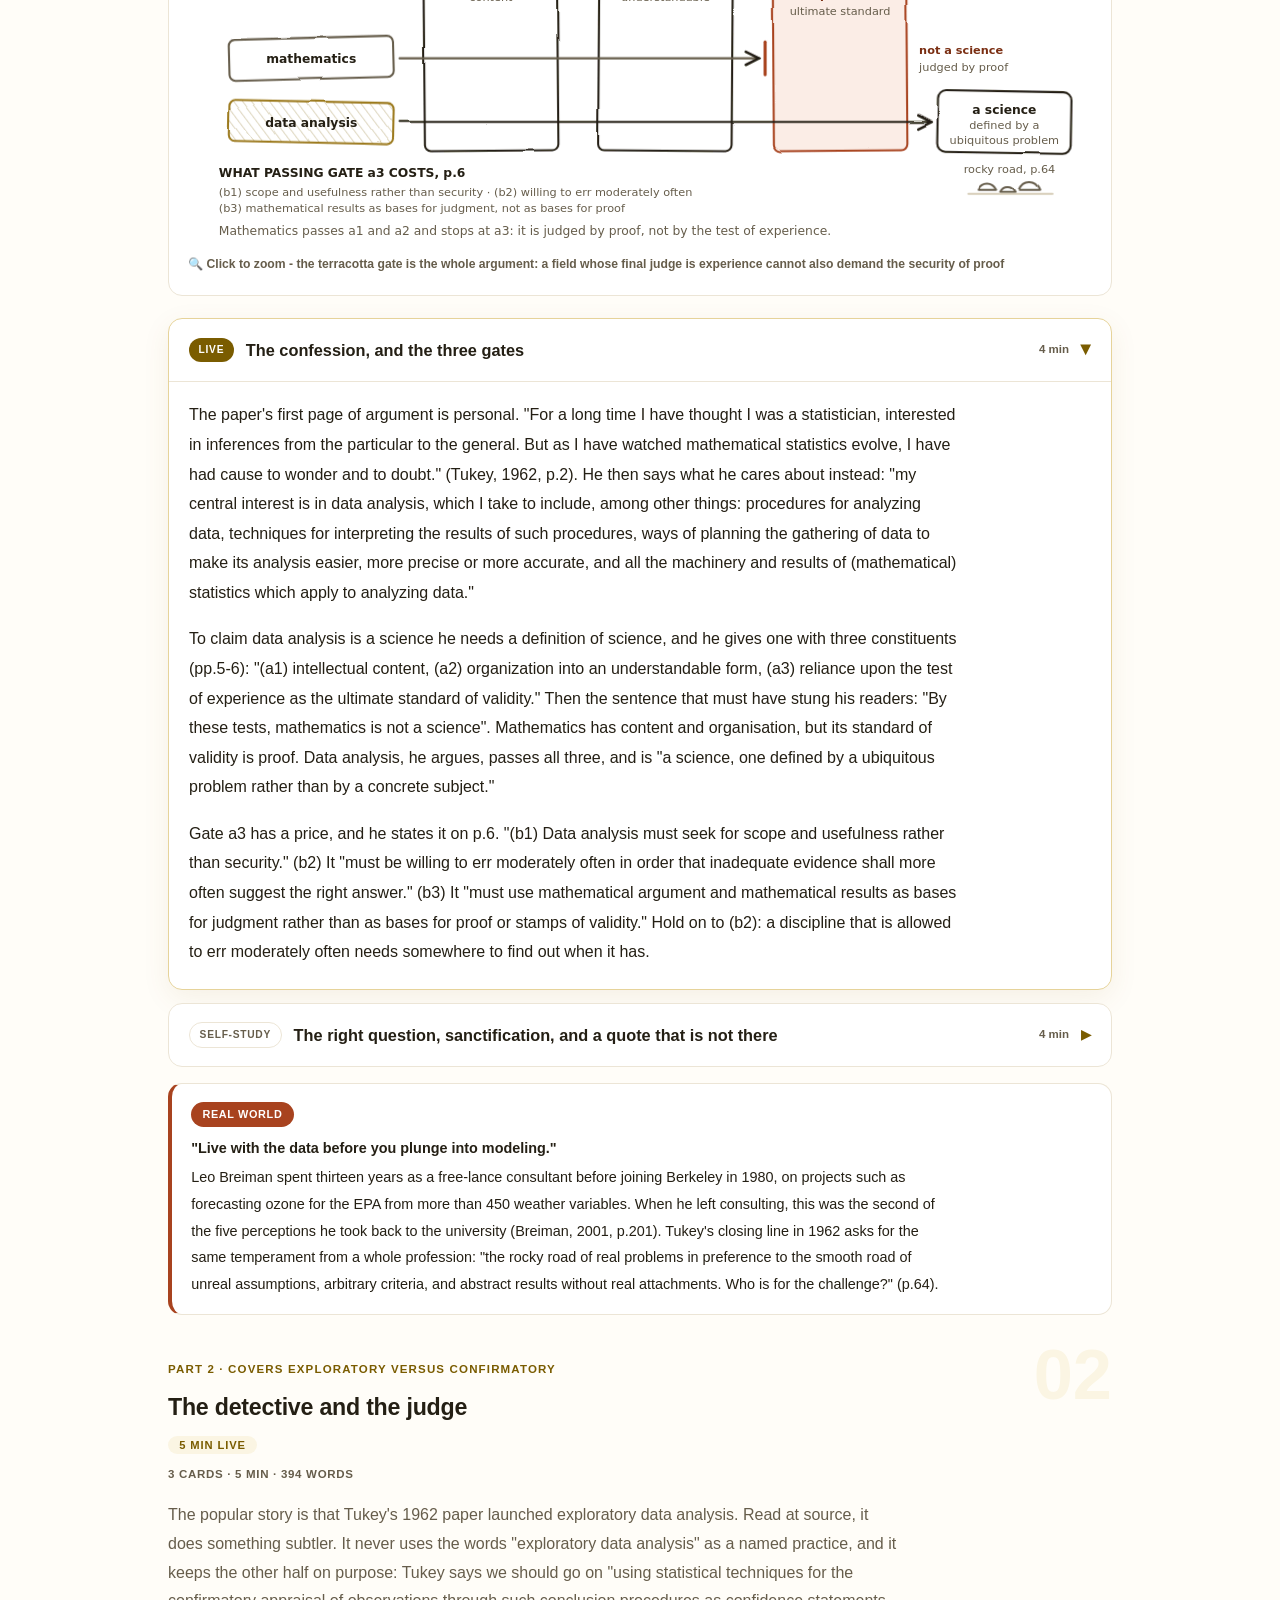
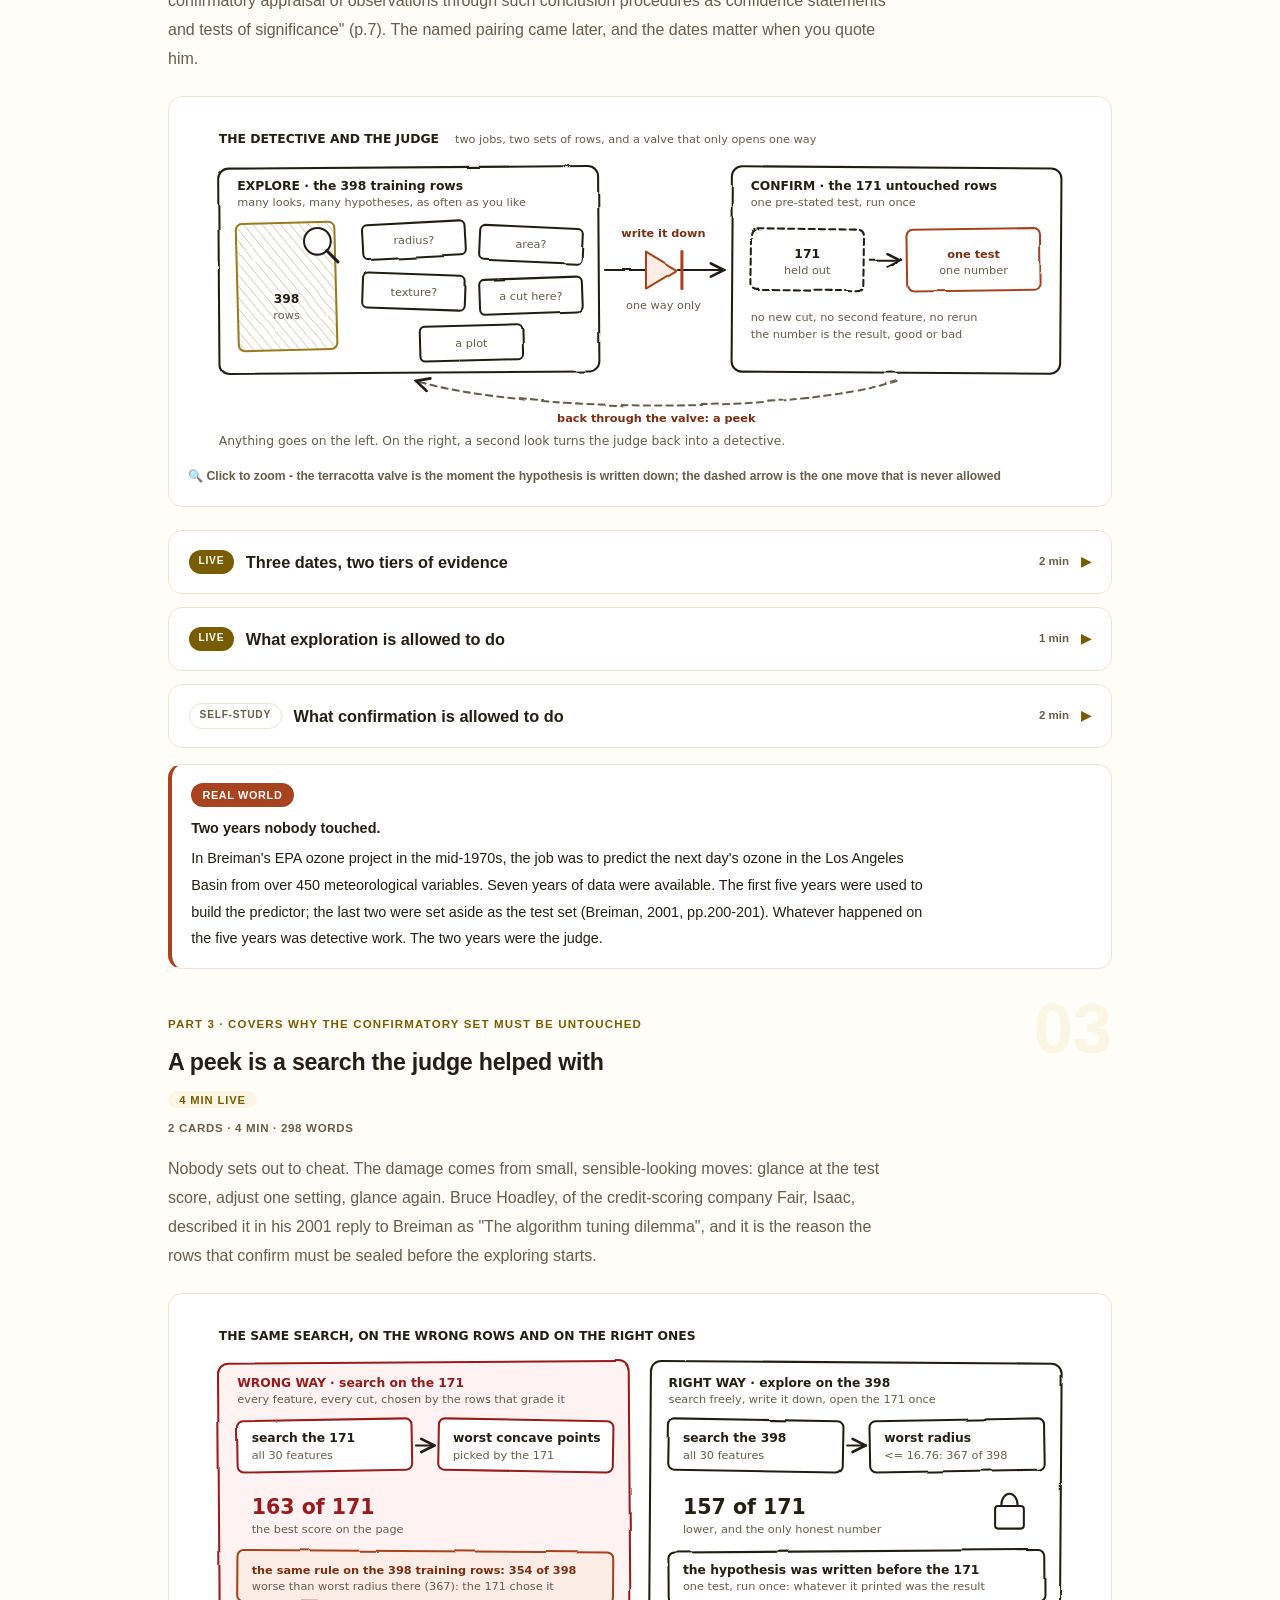
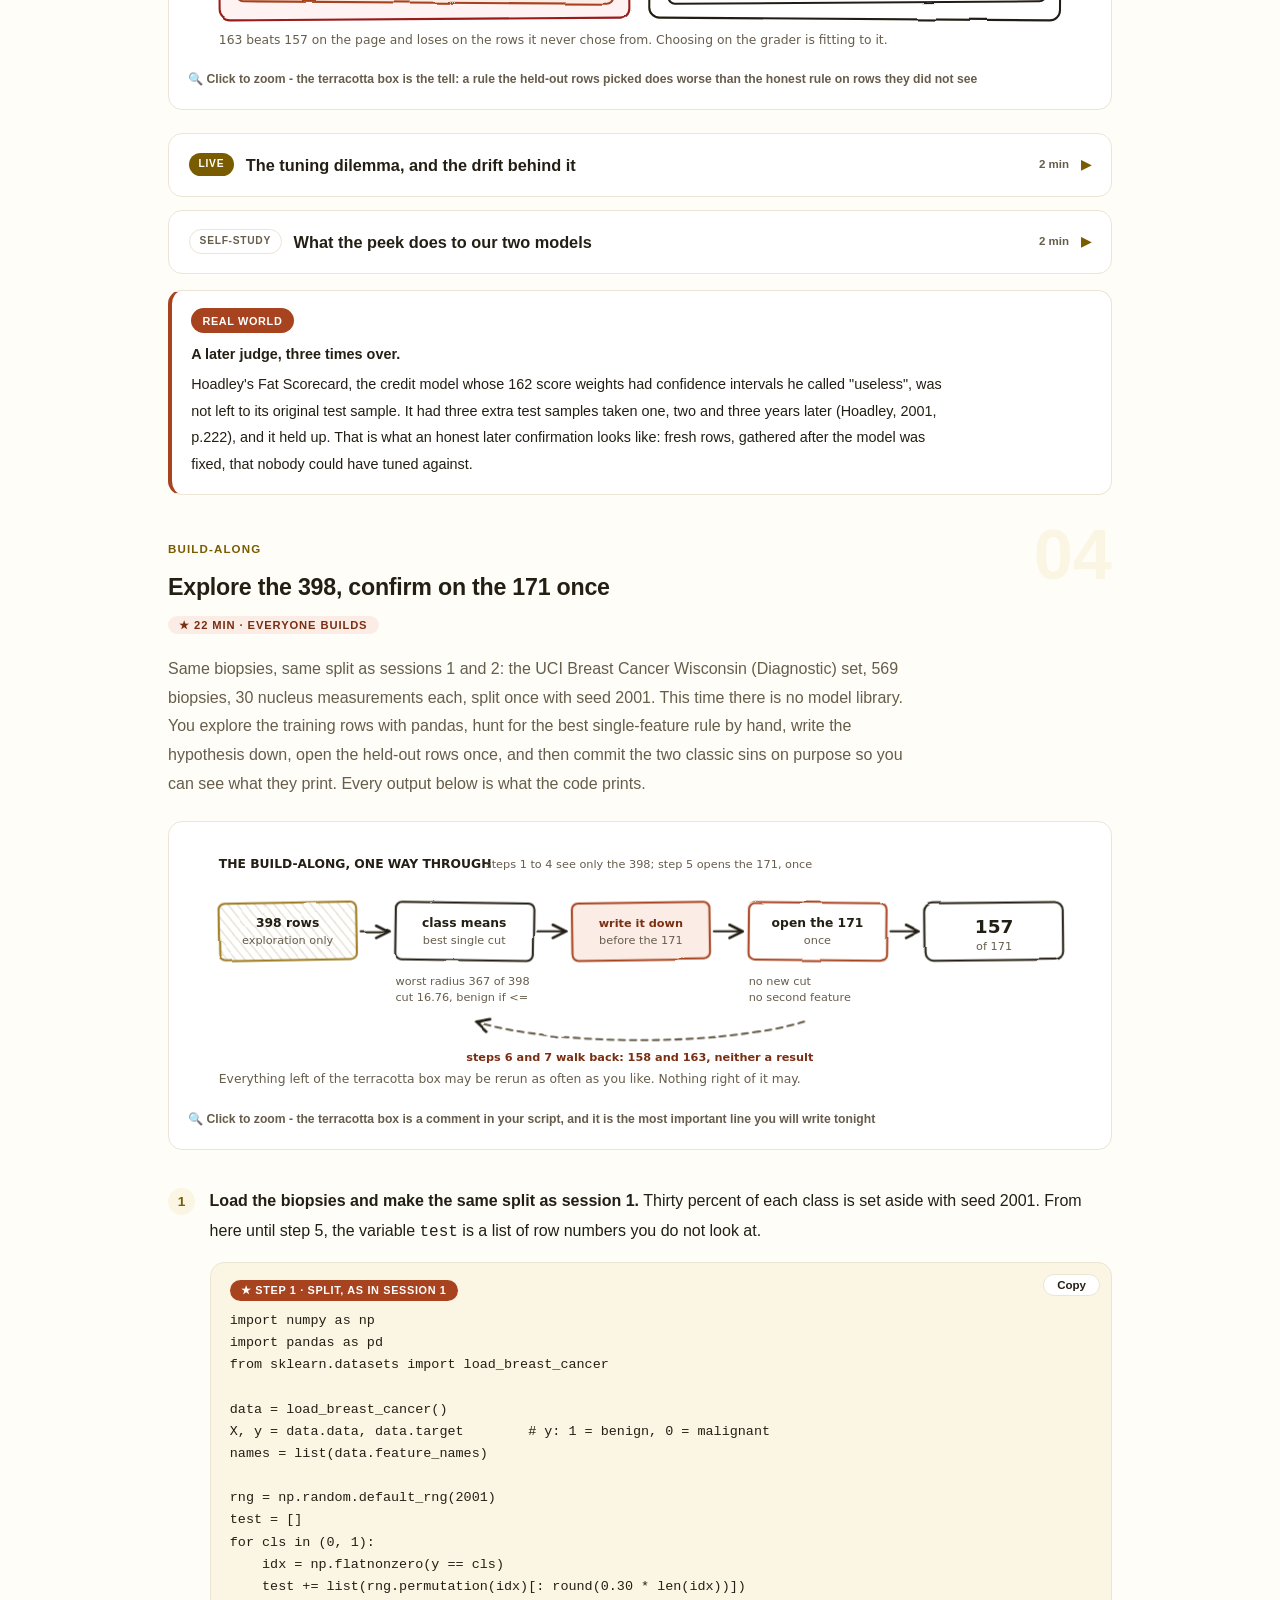
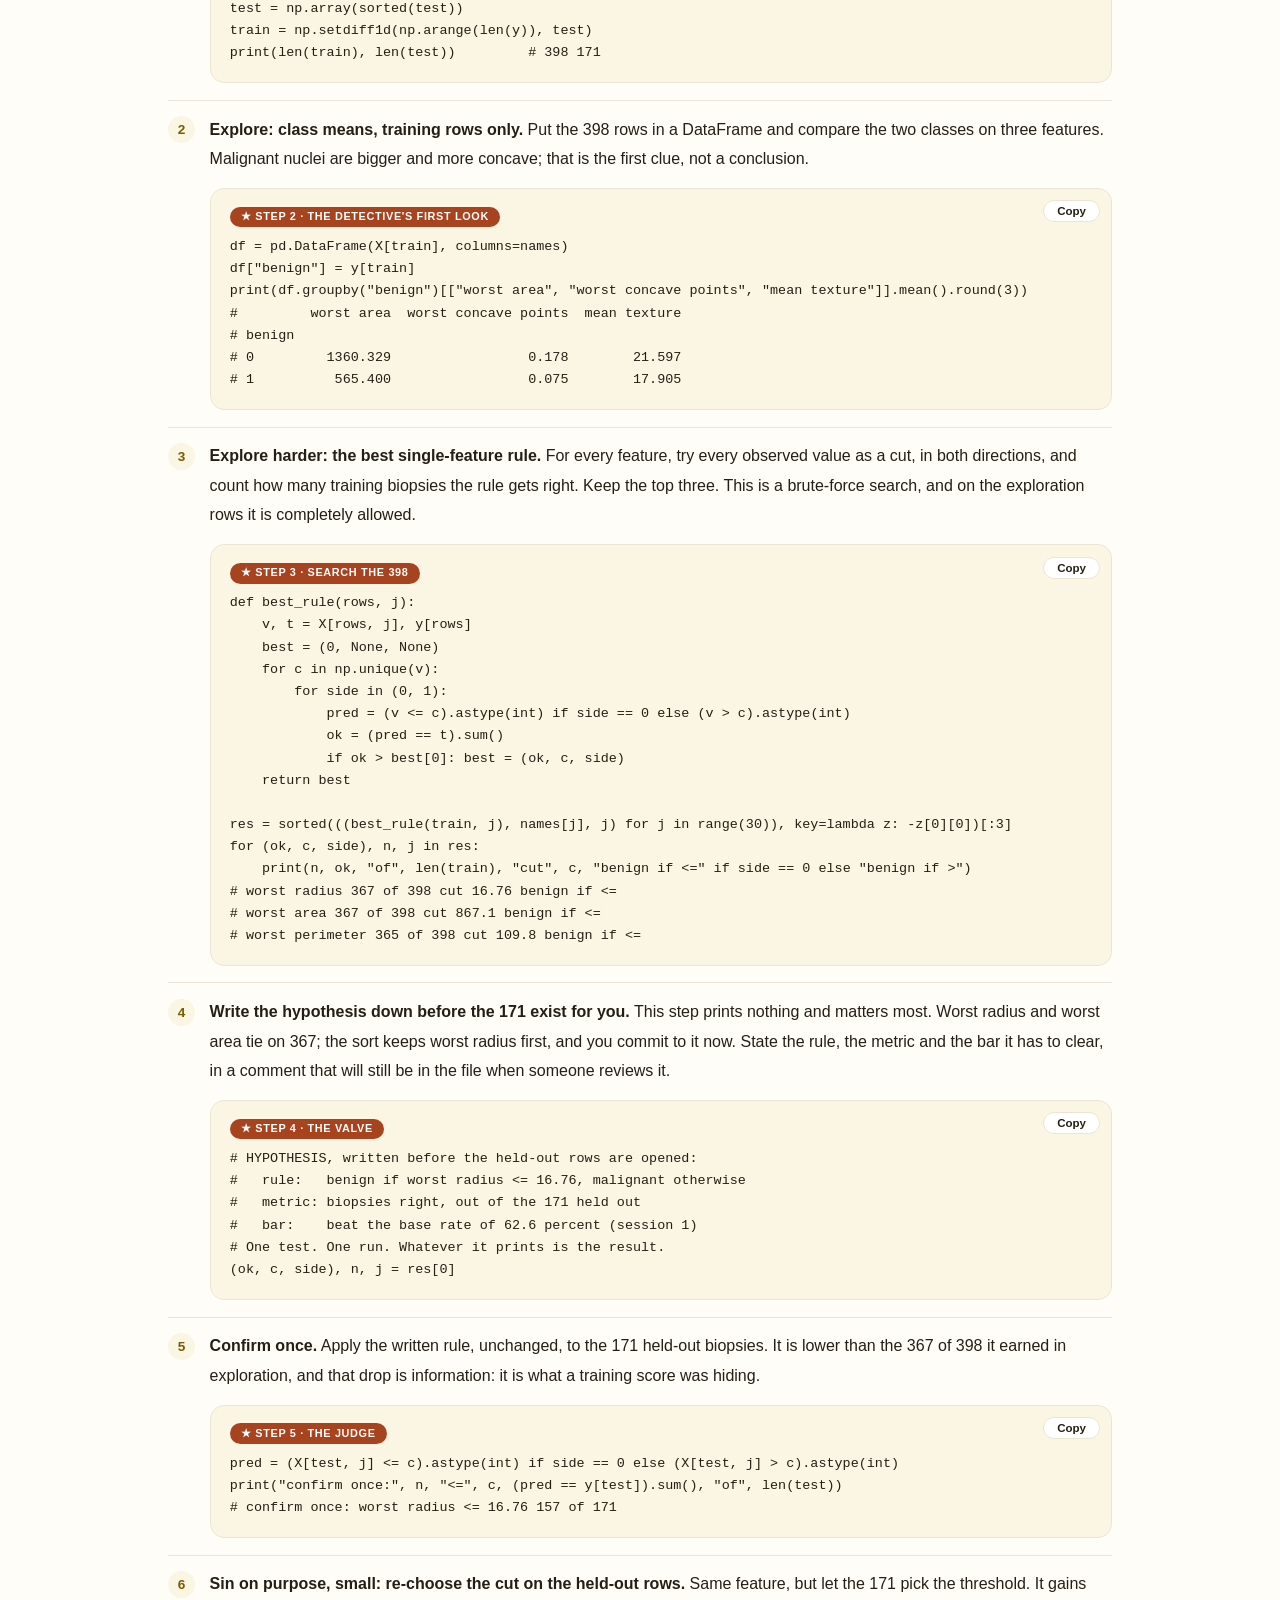
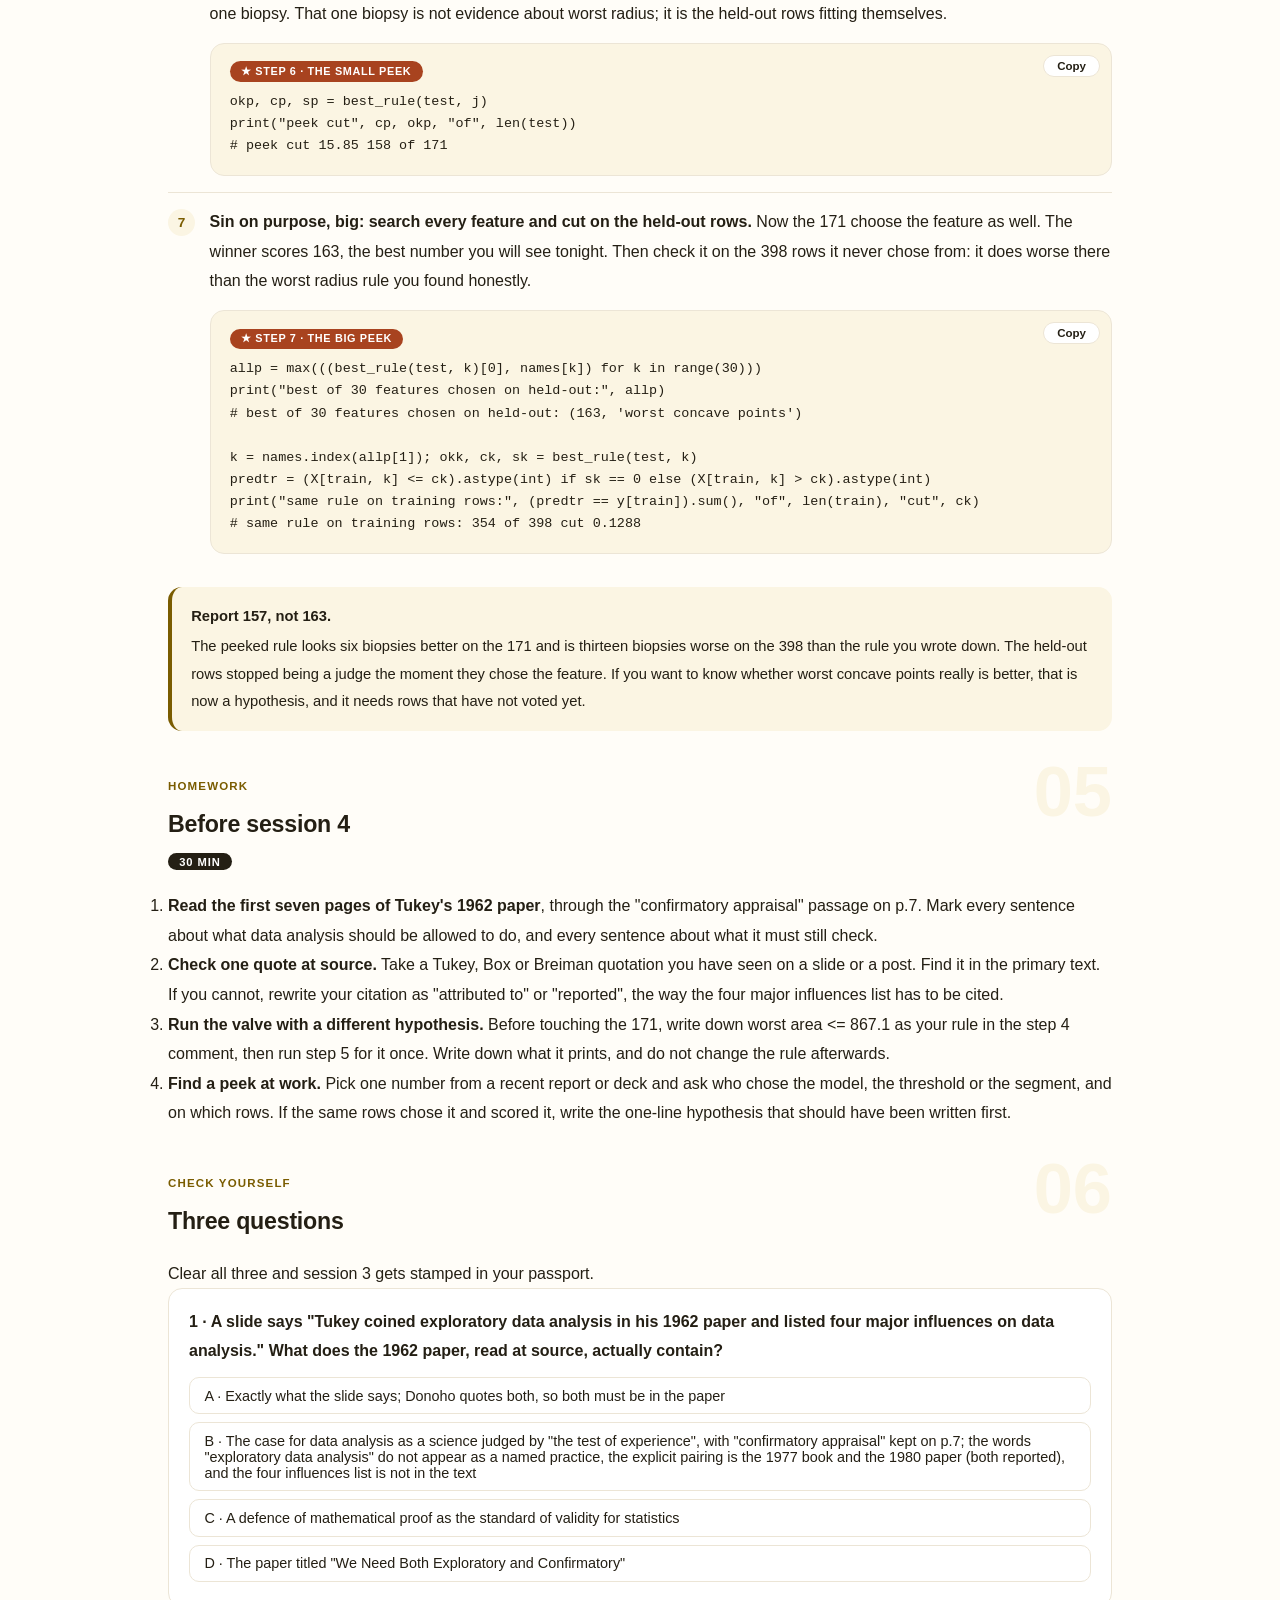
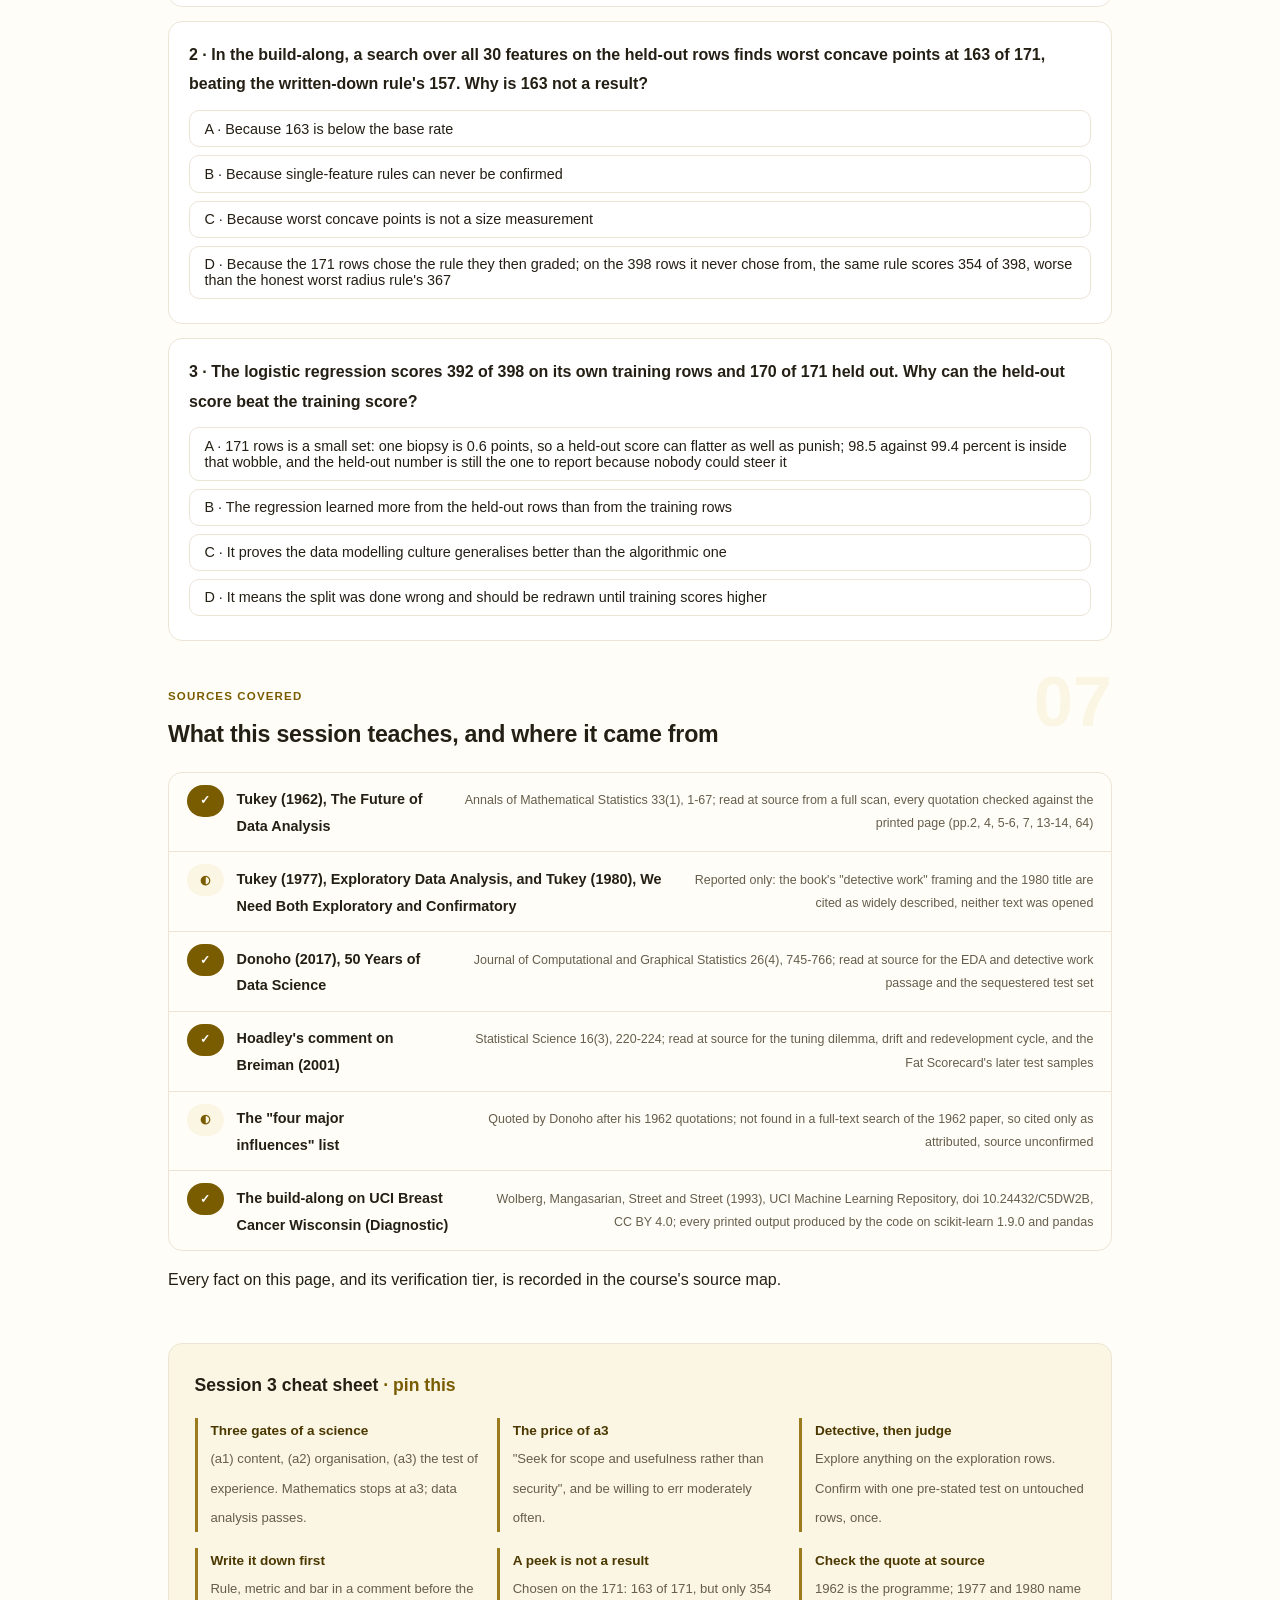
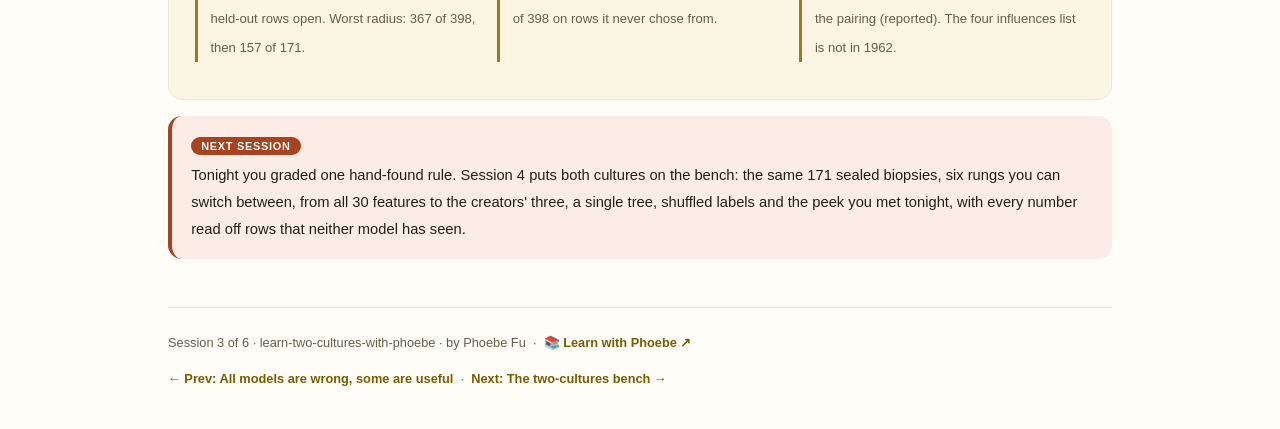
<file: courses/03-explore-first-confirm-once.html>
<!DOCTYPE html>
<html lang="en">
<head>
<meta charset="UTF-8">
<meta name="viewport" content="width=device-width, initial-scale=1.0">
<!-- social:start -->
<meta name="description" content="Session 3 of 6. John Tukey's 1962 paper, read from the page: data analysis as a science judged by the test of experience, the detective and the judge, and why the rows that confirm must stay untouched. Build-along on 569 real biopsies: explore the 398, confirm on the 171 once.">
<meta property="og:type" content="article">
<meta property="og:site_name" content="Learn with Phoebe">
<meta property="og:title" content="Explore first, confirm once - learn two cultures with phoebe">
<meta property="og:description" content="Session 3 of 6. Tukey 1962 in his own words, then a search that scores 163 of 171 and is not a result, and a rule that scores 157 and is.">
<meta property="og:url" content="https://phoebefu6.github.io/learn-two-cultures-with-phoebe/courses/03-explore-first-confirm-once.html">
<meta property="og:image" content="https://phoebefu6.github.io/learn-two-cultures-with-phoebe/assets/og-cover.png">
<meta property="og:image:width" content="1200">
<meta property="og:image:height" content="630">
<meta name="twitter:card" content="summary_large_image">
<meta name="twitter:title" content="Explore first, confirm once - learn two cultures with phoebe">
<meta name="twitter:description" content="Session 3 of 6. Tukey's detective and judge, read at source, tested on real rows.">
<meta name="twitter:image" content="https://phoebefu6.github.io/learn-two-cultures-with-phoebe/assets/og-cover.png">
<!-- social:end -->
<title>Session 3 · Explore first, confirm once - learn two cultures with phoebe</title>
<link rel="stylesheet" href="../assets/style.css?v=22">
</head>
<body>

<div class="toolbar">
  <div class="wrap">
    <span class="crumb"><a href="../index.html">learn-two-cultures-with-phoebe</a> / Session 3 of 6</span>
    <button class="btn" id="toggle-all" type="button">Expand all</button>
    <button class="btn primary" id="zoom-toggle" type="button">Projector zoom: off</button>
  </div>
</div>

<header class="masthead">
  <div class="wrap">
    <div class="eyebrow">Learn The Two Cultures with Phoebe · Session 3 of 6</div>
    <h1>Explore first, <span class="accent">confirm once</span></h1>
    <p class="sub">In 1962 John Tukey opened a 67-page paper in the Annals of Mathematical Statistics by admitting that he was no longer sure he was a statistician. What he cared about, he wrote, was data analysis, and he argued that it was a science in its own right, judged by the test of experience rather than by proof. His 1977 book is reported to have given the exploring half a name of its own, and a 1980 paper put the whole argument in its title: we need both exploratory and confirmatory. Tonight we read the 1962 paper at source, separate what it says from what it is quoted as saying, and then run the discipline on 569 real biopsies: explore 398 rows as freely as you like, and open the other 171 exactly once.</p>
    <div class="chip-row">
      <span class="chip level">🟠 Advanced</span>
      <span class="chip audience">Leaders and practitioners</span>
      <span class="chip audience">Python, pandas</span>
      <span class="chip time">45 min</span>
    </div>
    <div class="agenda">
      <span class="a1" style="flex:1">0-3 · Welcome</span>
      <span class="a2" style="flex:5">3-18 · Tukey, the detective and the judge</span>
      <span class="a3" style="flex:7">18-40 · Build-along: explore the 398, confirm on the 171 once</span>
      <span class="a4" style="flex:1">40-45 · Q&amp;A</span>
    </div>
  </div>
</header>

<main class="wrap">

  <section class="section" id="intro">
    <div class="section-kicker">
      <span class="klabel">Part 0</span>
      <h2>Where we start</h2>
    </div>
    <p class="lede">Sessions 1 and 2 kept one habit without naming it: 171 biopsies were set aside before any model existed, and every score was read off them. Tonight names the habit and its author. Tukey did not invent the held-out set, but he drew the line it depends on: one kind of work where you are allowed to look at anything and change your mind as often as you like, and a second kind where you state one claim in advance and test it once. The two colours still mean what they meant: <strong style="color:#7A5C00">ochre for the data modelling culture</strong>, <strong style="color:#6A5ACD">violet for the algorithmic culture</strong>. Tonight's figures are mostly about rows, not cultures, so terracotta does most of the talking.</p>

    <div class="legend">
      <span class="pill">🎫 Clear all three quiz questions to stamp your passport</span>
      <span class="pill">Live = presented in the 45 minutes</span>
      <span class="pill">Self-study = the full depth, after class</span>
      <span class="pill">★ Build-along = run the code yourself</span>
    </div>

    <div class="callout win">
      <p><strong>★ What you walk out with tonight.</strong> Tukey's three-part test of a science, in his words, and why mathematics fails it; the difference between what the 1962 paper actually says and what later books and slides attribute to it; a clear rule for what exploration may do and what confirmation may do; and a pandas script that finds a rule on 398 training rows, writes it down, and grades it once on 171 untouched rows, next to two peeks that score higher and prove nothing.</p>
    </div>
  </section>

  <section class="section" id="part-1">
    <div class="section-kicker">
      <span class="klabel">Part 1 · covers Tukey 1962, data analysis as a science</span>
      <h2>A statistician who stopped being sure</h2>
      <span class="tag concept">6 min live</span>
    </div>
    <p class="lede">"The Future of Data Analysis" is not a methods paper. It is a job description for a field that did not yet have a name, and it argues that the field's standard of truth should be experience, not proof. The whole claim rests on a three-part definition, and the figure below draws it as three gates.</p>

    <figure class="zoomable">
      <svg viewBox="0 0 880 340" xmlns="http://www.w3.org/2000/svg" role="img" aria-label="Tukey's 1962 test of a science drawn as three gates in a row. Gate a1 is intellectual content, gate a2 is organization into an understandable form, gate a3, in terracotta, is reliance on the test of experience as the ultimate standard of validity. Two lanes run through the gates. Mathematics passes a1 and a2 and stops at a3, so by these tests it is not a science. Data analysis passes all three and arrives at a science, defined by a ubiquitous problem rather than by a concrete subject. Below, the price of passing the third gate, from page 6: seek scope and usefulness rather than security, be willing to err moderately often, and use mathematics as a basis for judgment rather than proof.">
        <defs>
          <filter id="s3aSk" x="-3%" y="-3%" width="106%" height="106%"><feTurbulence type="fractalNoise" baseFrequency="0.02" numOctaves="2" seed="62" result="n"/><feDisplacementMap in="SourceGraphic" in2="n" scale="2.4" xChannelSelector="R" yChannelSelector="G"/></filter>
          <pattern id="s3aHc" patternUnits="userSpaceOnUse" width="7" height="7" patternTransform="rotate(-38)"><line x1="0" y1="0" x2="0" y2="7" stroke="#7A5C00" stroke-width="1" opacity=".5"/></pattern>
          <marker id="s3aAr" viewBox="0 0 10 10" refX="9" refY="5" markerWidth="8" markerHeight="8" orient="auto"><path d="M1 1 L9 5 L1 9" fill="none" stroke="#241F14" stroke-width="1.6" stroke-linecap="round"/></marker>
        </defs>
        <style>
          .s3aH { font: 800 12px Inter, system-ui, -apple-system, "Segoe UI", Arial, sans-serif; fill: #241F14; }
          .s3aL { font: 600 12px Inter, system-ui, -apple-system, "Segoe UI", Arial, sans-serif; fill: #241F14; }
          .s3aS { font: 400 11px Inter, system-ui, -apple-system, "Segoe UI", Arial, sans-serif; fill: #665D4B; }
          .s3aB { font: 800 11px Inter, system-ui, -apple-system, "Segoe UI", Arial, sans-serif; fill: #7A2E12; }
          .s3aN { font: 400 12px Inter, system-ui, -apple-system, "Segoe UI", Arial, sans-serif; fill: #665D4B; }
        </style>

        <text class="s3aH" x="30" y="26">TUKEY'S TEST OF A SCIENCE, 1962</text>
        <text class="s3aS" x="290" y="26">three constituents, pp.5-6: a field has to pass all three gates</text>

        <g filter="url(#s3aSk)" fill="none" stroke="#241F14" stroke-width="2" stroke-linecap="round" stroke-linejoin="round">
          <!-- the three gates -->
          <rect x="230" y="66" width="130" height="184" rx="6" transform="rotate(-0.5 295 158)" fill="#FFFFFF"/>
          <rect x="400" y="66" width="130" height="184" rx="6" transform="rotate(0.4 465 158)" fill="#FFFFFF"/>
          <rect x="570" y="66" width="130" height="184" rx="6" transform="rotate(-0.4 635 158)" fill="#FBEDE6" stroke="#A8431F"/>
          <!-- the two travellers -->
          <rect x="40" y="140" width="160" height="40" rx="6" transform="rotate(-1.5 120 160)" fill="#FFFFFF" stroke="#665D4B"/>
          <rect x="40" y="202" width="160" height="40" rx="6" transform="rotate(1.2 120 222)" fill="url(#s3aHc)" stroke="#9C7A1E"/>
          <!-- lanes -->
          <path d="M206 160 L556 160" stroke="#665D4B" marker-end="url(#s3aAr)"/>
          <path d="M562 144 L562 176" stroke="#A8431F" stroke-width="3"/>
          <path d="M206 222 L724 222" marker-end="url(#s3aAr)"/>
          <rect x="730" y="192" width="130" height="60" rx="8" transform="rotate(1 795 222)" fill="#FFFFFF"/>
          <!-- doodle: the rocky road -->
          <path d="M770 288 C774 280 784 280 788 288 Z M792 290 C795 284 803 284 806 290 Z M810 288 C814 278 826 278 830 288 Z" stroke="#665D4B"/>
          <path d="M760 292 L842 292" stroke="#D6CDB8"/>
        </g>

        <text class="s3aH" x="295" y="58" text-anchor="middle">a1</text>
        <text class="s3aH" x="465" y="58" text-anchor="middle">a2</text>
        <text class="s3aB" x="635" y="58" text-anchor="middle">a3</text>
        <text class="s3aL" x="295" y="88" text-anchor="middle">intellectual</text>
        <text class="s3aS" x="295" y="104" text-anchor="middle">content</text>
        <text class="s3aL" x="465" y="88" text-anchor="middle">organization</text>
        <text class="s3aS" x="465" y="104" text-anchor="middle">understandable</text>
        <text class="s3aB" x="635" y="88" text-anchor="middle">test of</text>
        <text class="s3aB" x="635" y="102" text-anchor="middle">experience</text>
        <text class="s3aS" x="635" y="118" text-anchor="middle">ultimate standard</text>

        <text class="s3aL" x="120" y="165" text-anchor="middle">mathematics</text>
        <text class="s3aL" x="120" y="227" text-anchor="middle">data analysis</text>
        <text class="s3aB" x="712" y="156">not a science</text>
        <text class="s3aS" x="712" y="172">judged by proof</text>
        <text class="s3aL" x="795" y="214" text-anchor="middle">a science</text>
        <text class="s3aS" x="795" y="229" text-anchor="middle">defined by a</text>
        <text class="s3aS" x="795" y="243" text-anchor="middle">ubiquitous problem</text>
        <text class="s3aS" x="800" y="272" text-anchor="middle">rocky road, p.64</text>

        <text class="s3aH" x="30" y="276">WHAT PASSING GATE a3 COSTS, p.6</text>
        <text class="s3aS" x="30" y="294">(b1) scope and usefulness rather than security  ·  (b2) willing to err moderately often</text>
        <text class="s3aS" x="30" y="310">(b3) mathematical results as bases for judgment, not as bases for proof</text>

        <text class="s3aN" x="30" y="332">Mathematics passes a1 and a2 and stops at a3: it is judged by proof, not by the test of experience.</text>
      </svg>
      <figcaption>🔍 Click to zoom - the terracotta gate is the whole argument: a field whose final judge is experience cannot also demand the security of proof</figcaption>
    </figure>

    <details class="card" open>
      <summary><span class="mode live">Live</span>The confession, and the three gates<span class="mini">4 min</span><span class="caret">▶</span></summary>
      <div class="body">
        <p>The paper's first page of argument is personal. "For a long time I have thought I was a statistician, interested in inferences from the particular to the general. But as I have watched mathematical statistics evolve, I have had cause to wonder and to doubt." (Tukey, 1962, p.2). He then says what he cares about instead: "my central interest is in data analysis, which I take to include, among other things: procedures for analyzing data, techniques for interpreting the results of such procedures, ways of planning the gathering of data to make its analysis easier, more precise or more accurate, and all the machinery and results of (mathematical) statistics which apply to analyzing data."</p>
        <p>To claim data analysis is a science he needs a definition of science, and he gives one with three constituents (pp.5-6): "(a1) intellectual content, (a2) organization into an understandable form, (a3) reliance upon the test of experience as the ultimate standard of validity." Then the sentence that must have stung his readers: "By these tests, mathematics is not a science". Mathematics has content and organisation, but its standard of validity is proof. Data analysis, he argues, passes all three, and is "a science, one defined by a ubiquitous problem rather than by a concrete subject."</p>
        <p>Gate a3 has a price, and he states it on p.6. "(b1) Data analysis must seek for scope and usefulness rather than security." (b2) It "must be willing to err moderately often in order that inadequate evidence shall more often suggest the right answer." (b3) It "must use mathematical argument and mathematical results as bases for judgment rather than as bases for proof or stamps of validity." Hold on to (b2): a discipline that is allowed to err moderately often needs somewhere to find out when it has.</p>
      </div>
    </details>

    <details class="card">
      <summary><span class="mode self">Self-study</span>The right question, sanctification, and a quote that is not there<span class="mini">4 min</span><span class="caret">▶</span></summary>
      <div class="body">
        <p><strong>The most quoted sentence.</strong> Section 11, "Facing uncertainty" (pp.13-14): "Far better an approximate answer to the right question, which is often vague, than an exact answer to the wrong question, which can always be made precise." D. R. Cox, replying to Breiman in 2001, gives a close cousin: "Better a rough answer to the right question than an exact answer to the wrong question, an aphorism, due perhaps to Lord Kelvin". Same idea, two attributions; Cox's "perhaps" is his, and nobody has settled the origin here. How you choose the right question in the first place is its own discipline, taught in <a href="https://phoebefu6.github.io/learn-data-thinking-with-phoebe/courses/03-look-before-you-model.html">Data Thinking, session 3 ↗</a>.</p>
        <p><strong>The danger he names.</strong> On p.13 Tukey warns against "the use of formal data-analytical procedures for sanctification, for the preservation of conclusions from all criticism, for the granting of an imprimatur." A significance test run to bless a conclusion already reached is exactly that. Keep the word; Part 3 shows what sanctification looks like in numbers.</p>
        <p><strong>The attribution trap.</strong> David Donoho's 2017 "50 Years of Data Science" quotes a list, "Four major influences act on data analysis today", right after his quotations from this paper; a full-text search of the whole 1962 paper, pages 1 to 67, finds no such list, so it can only be cited as a list Donoho attributes to Tukey, source unconfirmed. That is the professional habit this session is about, applied to text: a quote is a hypothesis until you have read it at source.</p>
      </div>
    </details>

    <div class="callout example">
      <span class="ex-pill">Real world</span>
      <p><strong>"Live with the data before you plunge into modeling."</strong> Leo Breiman spent thirteen years as a free-lance consultant before joining Berkeley in 1980, on projects such as forecasting ozone for the EPA from more than 450 weather variables. When he left consulting, this was the second of the five perceptions he took back to the university (Breiman, 2001, p.201). Tukey's closing line in 1962 asks for the same temperament from a whole profession: "the rocky road of real problems in preference to the smooth road of unreal assumptions, arbitrary criteria, and abstract results without real attachments. Who is for the challenge?" (p.64).</p>
    </div>
  </section>

  <section class="section" id="part-2">
    <div class="section-kicker">
      <span class="klabel">Part 2 · covers exploratory versus confirmatory</span>
      <h2>The detective and the judge</h2>
      <span class="tag concept">5 min live</span>
    </div>
    <p class="lede">The popular story is that Tukey's 1962 paper launched exploratory data analysis. Read at source, it does something subtler. It never uses the words "exploratory data analysis" as a named practice, and it keeps the other half on purpose: Tukey says we should go on "using statistical techniques for the confirmatory appraisal of observations through such conclusion procedures as confidence statements and tests of significance" (p.7). The named pairing came later, and the dates matter when you quote him.</p>

    <figure class="zoomable">
      <svg viewBox="0 0 880 330" xmlns="http://www.w3.org/2000/svg" role="img" aria-label="Two jobs drawn as two panels joined by a one-way valve. On the left, explore: the 398 training rows, with several hypothesis cards scattered around them, radius, area, texture, a cut here, a plot, and the note that you may look as often as you like. In the middle a terracotta one-way valve labelled write it down. On the right, confirm: the 171 untouched rows receive one pre-stated test, run once, and produce one number. A dashed arrow runs from the right panel back to the left underneath, labelled back through the valve, a peek, which turns the judge back into a detective.">
        <defs>
          <filter id="s3bSk" x="-3%" y="-3%" width="106%" height="106%"><feTurbulence type="fractalNoise" baseFrequency="0.02" numOctaves="2" seed="77" result="n"/><feDisplacementMap in="SourceGraphic" in2="n" scale="2.4" xChannelSelector="R" yChannelSelector="G"/></filter>
          <pattern id="s3bHc" patternUnits="userSpaceOnUse" width="7" height="7" patternTransform="rotate(-38)"><line x1="0" y1="0" x2="0" y2="7" stroke="#7A5C00" stroke-width="1" opacity=".5"/></pattern>
          <marker id="s3bAr" viewBox="0 0 10 10" refX="9" refY="5" markerWidth="8" markerHeight="8" orient="auto"><path d="M1 1 L9 5 L1 9" fill="none" stroke="#241F14" stroke-width="1.6" stroke-linecap="round"/></marker>
        </defs>
        <style>
          .s3bH { font: 800 12px Inter, system-ui, -apple-system, "Segoe UI", Arial, sans-serif; fill: #241F14; }
          .s3bL { font: 600 12px Inter, system-ui, -apple-system, "Segoe UI", Arial, sans-serif; fill: #241F14; }
          .s3bS { font: 400 11px Inter, system-ui, -apple-system, "Segoe UI", Arial, sans-serif; fill: #665D4B; }
          .s3bB { font: 800 11px Inter, system-ui, -apple-system, "Segoe UI", Arial, sans-serif; fill: #7A2E12; }
          .s3bN { font: 400 12px Inter, system-ui, -apple-system, "Segoe UI", Arial, sans-serif; fill: #665D4B; }
        </style>

        <text class="s3bH" x="30" y="26">THE DETECTIVE AND THE JUDGE</text>
        <text class="s3bS" x="260" y="26">two jobs, two sets of rows, and a valve that only opens one way</text>

        <g filter="url(#s3bSk)" fill="none" stroke="#241F14" stroke-width="2" stroke-linecap="round" stroke-linejoin="round">
          <!-- explore panel -->
          <rect x="30" y="50" width="370" height="200" rx="10" transform="rotate(-0.4 215 150)" fill="#FFFFFF"/>
          <rect x="48" y="104" width="96" height="124" rx="6" transform="rotate(-1.5 96 166)" fill="url(#s3bHc)" stroke="#9C7A1E"/>
          <!-- hypothesis cards, hand-placed -->
          <rect x="170" y="104" width="100" height="34" rx="5" transform="rotate(-3 220 121)" fill="#FFFFFF"/>
          <rect x="284" y="108" width="100" height="34" rx="5" transform="rotate(2.5 334 125)" fill="#FFFFFF"/>
          <rect x="170" y="154" width="100" height="34" rx="5" transform="rotate(2 220 171)" fill="#FFFFFF"/>
          <rect x="284" y="158" width="100" height="34" rx="5" transform="rotate(-2 334 175)" fill="#FFFFFF"/>
          <rect x="226" y="204" width="100" height="34" rx="5" transform="rotate(-1.5 276 221)" fill="#FFFFFF"/>
          <!-- doodle: a magnifier over the pile -->
          <circle cx="126" cy="122" r="13" fill="#FFFFFF"/>
          <path d="M135 131 L146 142" stroke-width="3"/>
          <!-- the valve -->
          <path d="M406 150 L522 150" marker-end="url(#s3bAr)"/>
          <path d="M446 132 L446 168 L476 150 Z" fill="#FBEDE6" stroke="#A8431F"/>
          <path d="M481 132 L481 168" stroke="#A8431F" stroke-width="3"/>
          <!-- confirm panel -->
          <rect x="530" y="50" width="320" height="200" rx="10" transform="rotate(0.4 690 150)" fill="#FFFFFF"/>
          <rect x="548" y="110" width="110" height="60" rx="6" transform="rotate(0.8 603 140)" fill="#FFFFFF" stroke-dasharray="6 4"/>
          <path d="M664 140 L694 140" marker-end="url(#s3bAr)"/>
          <rect x="700" y="110" width="130" height="60" rx="6" transform="rotate(-0.8 765 140)" fill="#FFFFFF" stroke="#A8431F"/>
          <!-- the forbidden way back -->
          <path d="M690 258 C590 290 330 290 222 258" stroke="#665D4B" stroke-dasharray="6 5" marker-end="url(#s3bAr)"/>
        </g>

        <text class="s3bH" x="48" y="72">EXPLORE · the 398 training rows</text>
        <text class="s3bS" x="48" y="88">many looks, many hypotheses, as often as you like</text>
        <text class="s3bL" x="96" y="182" text-anchor="middle">398</text>
        <text class="s3bS" x="96" y="198" text-anchor="middle">rows</text>
        <text class="s3bS" x="220" y="125" text-anchor="middle">radius?</text>
        <text class="s3bS" x="334" y="129" text-anchor="middle">area?</text>
        <text class="s3bS" x="220" y="175" text-anchor="middle">texture?</text>
        <text class="s3bS" x="334" y="179" text-anchor="middle">a cut here?</text>
        <text class="s3bS" x="276" y="225" text-anchor="middle">a plot</text>

        <text class="s3bB" x="463" y="118" text-anchor="middle">write it down</text>
        <text class="s3bS" x="463" y="188" text-anchor="middle">one way only</text>

        <text class="s3bH" x="548" y="72">CONFIRM · the 171 untouched rows</text>
        <text class="s3bS" x="548" y="88">one pre-stated test, run once</text>
        <text class="s3bL" x="603" y="138" text-anchor="middle">171</text>
        <text class="s3bS" x="603" y="154" text-anchor="middle">held out</text>
        <text class="s3bB" x="765" y="138" text-anchor="middle">one test</text>
        <text class="s3bS" x="765" y="154" text-anchor="middle">one number</text>
        <text class="s3bS" x="548" y="200">no new cut, no second feature, no rerun</text>
        <text class="s3bS" x="548" y="216">the number is the result, good or bad</text>

        <text class="s3bB" x="456" y="298" text-anchor="middle">back through the valve: a peek</text>

        <text class="s3bN" x="30" y="320">Anything goes on the left. On the right, a second look turns the judge back into a detective.</text>
      </svg>
      <figcaption>🔍 Click to zoom - the terracotta valve is the moment the hypothesis is written down; the dashed arrow is the one move that is never allowed</figcaption>
    </figure>

    <details class="card">
      <summary><span class="mode live">Live</span>Three dates, two tiers of evidence<span class="mini">2 min</span><span class="caret">▶</span></summary>
      <div class="body">
        <p><strong>1962, read at source.</strong> Data analysis as a science; "confirmatory appraisal" kept, once, on p.7; the words "exploratory data analysis" do not appear as a named practice. On the same page Tukey quotes Martin Wilk: "The hallmark of good science is that it uses models and 'theory' but never believes them."</p>
        <p><strong>1977, reported.</strong> The book <em>Exploratory Data Analysis</em> (Addison-Wesley) is widely described as casting exploration as detective work. It was not opened for this session, so treat that description as reported.</p>
        <p><strong>1980, reported, title only.</strong> "We Need Both Exploratory and Confirmatory", The American Statistician 34(1). The title itself is the claim tonight teaches; the text was not opened here.</p>
        <p>Donoho, writing in 2017 and read at source, is where the detective metaphor reaches today's data science: "Since John Tukey's coining of the term 'exploratory data analysis' (EDA), we all agree that every data scientist devotes serious time and effort to exploring data ... Such detective work adds crucial insights to every data-driven endeavor."</p>
      </div>
    </details>

    <details class="card">
      <summary><span class="mode live">Live</span>What exploration is allowed to do<span class="mini">1 min</span><span class="caret">▶</span></summary>
      <div class="body">
        <p>Anything, as long as it happens on the exploration rows. Plot every feature. Compare class means. Try every cut on every column. Change your mind ten times. Tukey's own words from p.4 describe the attitude: "we need to stress flexibility of attack, willingness to iterate, and willingness to study things as they are, rather than as they, hopefully, should be."</p>
        <p>What exploration produces is not a result. It is a hypothesis, and its training score is a rumour: the rows that suggested the rule are the rows that score it, so the score is flattered by construction.</p>
      </div>
    </details>

    <details class="card">
      <summary><span class="mode self">Self-study</span>What confirmation is allowed to do<span class="mini">2 min</span><span class="caret">▶</span></summary>
      <div class="body">
        <p>One pre-stated test, once. Before the confirmation rows are opened, write down the rule, the metric and what would count as failure. Then run it and report what it printed, even when it is disappointing.</p>
        <p>Everything else is off limits: re-choosing the cut, swapping to a feature that "looks better here", dropping the rows that disagree, or rerunning with a new seed until the number is pleasant. Each of those moves a decision to the wrong side of the valve, and the rows stop being a judge. If you genuinely learned something from the confirmation, the honest move is to treat it as exploration and find fresh rows to confirm on. What a single test score then entitles you to claim is a question with its own session: <a href="https://phoebefu6.github.io/learn-ml-epistemology-with-phoebe/courses/a1-what-a-test-score-entitles-you-to.html">ML Epistemology, leader session 1 ↗</a>.</p>
      </div>
    </details>

    <div class="callout example">
      <span class="ex-pill">Real world</span>
      <p><strong>Two years nobody touched.</strong> In Breiman's EPA ozone project in the mid-1970s, the job was to predict the next day's ozone in the Los Angeles Basin from over 450 meteorological variables. Seven years of data were available. The first five years were used to build the predictor; the last two were set aside as the test set (Breiman, 2001, pp.200-201). Whatever happened on the five years was detective work. The two years were the judge.</p>
    </div>
  </section>

  <section class="section" id="part-3">
    <div class="section-kicker">
      <span class="klabel">Part 3 · covers why the confirmatory set must be untouched</span>
      <h2>A peek is a search the judge helped with</h2>
      <span class="tag concept">4 min live</span>
    </div>
    <p class="lede">Nobody sets out to cheat. The damage comes from small, sensible-looking moves: glance at the test score, adjust one setting, glance again. Bruce Hoadley, of the credit-scoring company Fair, Isaac, described it in his 2001 reply to Breiman as "The algorithm tuning dilemma", and it is the reason the rows that confirm must be sealed before the exploring starts.</p>

    <figure class="zoomable">
      <svg viewBox="0 0 880 336" xmlns="http://www.w3.org/2000/svg" role="img" aria-label="Before and after. Left, the wrong way, on a pale red panel: search all 30 features and every cut on the 171 held-out rows; the search picks worst concave points and scores 163 of 171, the best number on the page. Below it in terracotta: the same rule on the 398 training rows scores 354 of 398, worse than worst radius there at 367, because the 171 chose it. Right, the right way: search all 30 features on the 398 training rows; worst radius at a cut of 16.76 scores 367 of 398; the hypothesis is written down before the 171 are opened, and one run scores 157 of 171, lower and the only honest number.">
        <defs>
          <filter id="s3cSk" x="-3%" y="-3%" width="106%" height="106%"><feTurbulence type="fractalNoise" baseFrequency="0.02" numOctaves="2" seed="88" result="n"/><feDisplacementMap in="SourceGraphic" in2="n" scale="2.4" xChannelSelector="R" yChannelSelector="G"/></filter>
          <marker id="s3cAr" viewBox="0 0 10 10" refX="9" refY="5" markerWidth="8" markerHeight="8" orient="auto"><path d="M1 1 L9 5 L1 9" fill="none" stroke="#241F14" stroke-width="1.6" stroke-linecap="round"/></marker>
        </defs>
        <style>
          .s3cH { font: 800 12px Inter, system-ui, -apple-system, "Segoe UI", Arial, sans-serif; fill: #241F14; }
          .s3cR { font: 800 12px Inter, system-ui, -apple-system, "Segoe UI", Arial, sans-serif; fill: #991B1B; }
          .s3cL { font: 600 12px Inter, system-ui, -apple-system, "Segoe UI", Arial, sans-serif; fill: #241F14; }
          .s3cS { font: 400 11px Inter, system-ui, -apple-system, "Segoe UI", Arial, sans-serif; fill: #665D4B; }
          .s3cB { font: 800 11px Inter, system-ui, -apple-system, "Segoe UI", Arial, sans-serif; fill: #7A2E12; }
          .s3cV { font: 800 20px Inter, system-ui, -apple-system, "Segoe UI", Arial, sans-serif; fill: #241F14; }
          .s3cX { font: 800 20px Inter, system-ui, -apple-system, "Segoe UI", Arial, sans-serif; fill: #991B1B; }
          .s3cN { font: 400 12px Inter, system-ui, -apple-system, "Segoe UI", Arial, sans-serif; fill: #665D4B; }
        </style>

        <text class="s3cH" x="30" y="26">THE SAME SEARCH, ON THE WRONG ROWS AND ON THE RIGHT ONES</text>

        <g filter="url(#s3cSk)" fill="none" stroke="#241F14" stroke-width="2" stroke-linecap="round" stroke-linejoin="round">
          <!-- wrong way panel -->
          <rect x="30" y="48" width="400" height="250" rx="10" transform="rotate(-0.4 230 173)" fill="#FEF2F2" stroke="#991B1B"/>
          <rect x="48" y="104" width="170" height="50" rx="6" transform="rotate(-1 133 129)" fill="#FFFFFF" stroke="#991B1B"/>
          <path d="M222 129 L240 129" marker-end="url(#s3cAr)"/>
          <rect x="244" y="104" width="170" height="50" rx="6" transform="rotate(1 329 129)" fill="#FFFFFF" stroke="#991B1B"/>
          <rect x="48" y="232" width="366" height="50" rx="6" transform="rotate(0.4 231 257)" fill="#FBEDE6" stroke="#A8431F"/>
          <!-- right way panel -->
          <rect x="450" y="48" width="400" height="250" rx="10" transform="rotate(0.4 650 173)" fill="#FFFFFF"/>
          <rect x="468" y="104" width="170" height="50" rx="6" transform="rotate(1 553 129)" fill="#FFFFFF"/>
          <path d="M642 129 L660 129" marker-end="url(#s3cAr)"/>
          <rect x="664" y="104" width="170" height="50" rx="6" transform="rotate(-1 749 129)" fill="#FFFFFF"/>
          <rect x="468" y="232" width="366" height="50" rx="6" transform="rotate(-0.4 651 257)" fill="#FFFFFF"/>
          <!-- doodle: a padlock on the sealed rows -->
          <rect x="786" y="188" width="28" height="22" rx="3" fill="#FFFFFF"/>
          <path d="M792 188 C792 172 808 172 808 188"/>
        </g>

        <text class="s3cR" x="48" y="72">WRONG WAY · search on the 171</text>
        <text class="s3cS" x="48" y="88">every feature, every cut, chosen by the rows that grade it</text>
        <text class="s3cL" x="62" y="126">search the 171</text>
        <text class="s3cS" x="62" y="142">all 30 features</text>
        <text class="s3cL" x="258" y="126">worst concave points</text>
        <text class="s3cS" x="258" y="142">picked by the 171</text>
        <text class="s3cX" x="62" y="196">163 of 171</text>
        <text class="s3cS" x="62" y="214">the best score on the page</text>
        <text class="s3cB" x="62" y="254">the same rule on the 398 training rows: 354 of 398</text>
        <text class="s3cS" x="62" y="270">worse than worst radius there (367): the 171 chose it</text>

        <text class="s3cH" x="468" y="72">RIGHT WAY · explore on the 398</text>
        <text class="s3cS" x="468" y="88">search freely, write it down, open the 171 once</text>
        <text class="s3cL" x="482" y="126">search the 398</text>
        <text class="s3cS" x="482" y="142">all 30 features</text>
        <text class="s3cL" x="678" y="126">worst radius</text>
        <text class="s3cS" x="678" y="142">&lt;= 16.76: 367 of 398</text>
        <text class="s3cV" x="482" y="196">157 of 171</text>
        <text class="s3cS" x="482" y="214">lower, and the only honest number</text>
        <text class="s3cL" x="482" y="254">the hypothesis was written before the 171</text>
        <text class="s3cS" x="482" y="270">one test, run once: whatever it printed was the result</text>

        <text class="s3cN" x="30" y="322">163 beats 157 on the page and loses on the rows it never chose from. Choosing on the grader is fitting to it.</text>
      </svg>
      <figcaption>🔍 Click to zoom - the terracotta box is the tell: a rule the held-out rows picked does worse than the honest rule on rows they did not see</figcaption>
    </figure>

    <details class="card">
      <summary><span class="mode live">Live</span>The tuning dilemma, and the drift behind it<span class="mini">2 min</span><span class="caret">▶</span></summary>
      <div class="body">
        <p>Hoadley (2001, p.223): "in industry and academia, there is sometimes a little tinkering, which involves peeking at the test sample. The result is some bias in the test sample or cross-validation results." And the question every modelling team faces: "How do you optimize your results and get an unbiased estimate of the generalization error?" The answer is not to stop tuning. It is to tune on rows that will never grade you.</p>
        <p>He adds a second reason the judge must be honest: even a clean test score "does not guarantee high performance on future samples, things do change" (pp.221-222), and Fair, Isaac redevelops its core models about every 18 to 24 months. An inflated number today is also the baseline you will measure next year's drift against.</p>
        <p>The field later built this seal into its institutions. In Donoho's account of the common task framework, the referee's test set "is sequestered" and scored automatically, so no competitor can peek. Session 5 reads that history in full.</p>
      </div>
    </details>

    <details class="card">
      <summary><span class="mode self">Self-study</span>What the peek does to our two models<span class="mini">2 min</span><span class="caret">▶</span></summary>
      <div class="body">
        <p>The session 4 bench has a "peek" rung: grade each model on the 398 rows it was fitted on instead of the 171 it never saw. The forest scores 398 of 398 (100.0 percent) on the rows it memorised, against 167 of 171 (97.7 percent) held out. That gap is what peeking hides.</p>
        <p>The regression goes the other way: 392 of 398 on training (98.5 percent) but 170 of 171 held out (99.4 percent). A held-out set of 171 rows can flatter as well as punish: one biopsy is 0.6 points. The lesson is not that held-out scores are exact. It is that they are the only scores nobody has had a chance to steer, so they are the only ones allowed to carry the claim, with their small-sample wobble stated beside them.</p>
      </div>
    </details>

    <div class="callout example">
      <span class="ex-pill">Real world</span>
      <p><strong>A later judge, three times over.</strong> Hoadley's Fat Scorecard, the credit model whose 162 score weights had confidence intervals he called "useless", was not left to its original test sample. It had three extra test samples taken one, two and three years later (Hoadley, 2001, p.222), and it held up. That is what an honest later confirmation looks like: fresh rows, gathered after the model was fixed, that nobody could have tuned against.</p>
    </div>
  </section>

  <section class="section" id="demo-1">
    <div class="section-kicker">
      <span class="klabel">Build-along</span>
      <h2>Explore the 398, confirm on the 171 once</h2>
      <span class="tag demo">★ 22 min · everyone builds</span>
    </div>
    <p class="lede">Same biopsies, same split as sessions 1 and 2: the UCI Breast Cancer Wisconsin (Diagnostic) set, 569 biopsies, 30 nucleus measurements each, split once with seed 2001. This time there is no model library. You explore the training rows with pandas, hunt for the best single-feature rule by hand, write the hypothesis down, open the held-out rows once, and then commit the two classic sins on purpose so you can see what they print. Every output below is what the code prints.</p>

    <figure class="zoomable">
      <svg viewBox="0 0 880 250" xmlns="http://www.w3.org/2000/svg" role="img" aria-label="The build-along as a one-way pipeline of five boxes. 398 exploration rows go to class means and the best single cut, which finds worst radius at or below 16.76, 367 of 398. That goes to a terracotta box, write it down, before the 171. Then open the 171 once, with no new cut and no second feature, and the result: 157 of 171. A dashed arrow below runs backwards from the open-once box to the search box, labelled steps 6 and 7 walk back: 158 and 163, neither a result.">
        <defs>
          <filter id="s3dSk" x="-3%" y="-3%" width="106%" height="106%"><feTurbulence type="fractalNoise" baseFrequency="0.02" numOctaves="2" seed="93" result="n"/><feDisplacementMap in="SourceGraphic" in2="n" scale="2.4" xChannelSelector="R" yChannelSelector="G"/></filter>
          <pattern id="s3dHc" patternUnits="userSpaceOnUse" width="7" height="7" patternTransform="rotate(-38)"><line x1="0" y1="0" x2="0" y2="7" stroke="#7A5C00" stroke-width="1" opacity=".5"/></pattern>
          <marker id="s3dAr" viewBox="0 0 10 10" refX="9" refY="5" markerWidth="8" markerHeight="8" orient="auto"><path d="M1 1 L9 5 L1 9" fill="none" stroke="#241F14" stroke-width="1.6" stroke-linecap="round"/></marker>
        </defs>
        <style>
          .s3dH { font: 800 12px Inter, system-ui, -apple-system, "Segoe UI", Arial, sans-serif; fill: #241F14; }
          .s3dL { font: 600 12px Inter, system-ui, -apple-system, "Segoe UI", Arial, sans-serif; fill: #241F14; }
          .s3dS { font: 400 11px Inter, system-ui, -apple-system, "Segoe UI", Arial, sans-serif; fill: #665D4B; }
          .s3dB { font: 800 11px Inter, system-ui, -apple-system, "Segoe UI", Arial, sans-serif; fill: #7A2E12; }
          .s3dV { font: 800 18px Inter, system-ui, -apple-system, "Segoe UI", Arial, sans-serif; fill: #241F14; }
          .s3dN { font: 400 12px Inter, system-ui, -apple-system, "Segoe UI", Arial, sans-serif; fill: #665D4B; }
        </style>

        <text class="s3dH" x="30" y="26">THE BUILD-ALONG, ONE WAY THROUGH</text>
        <text class="s3dS" x="290" y="26">steps 1 to 4 see only the 398; step 5 opens the 171, once</text>

        <g filter="url(#s3dSk)" fill="none" stroke="#241F14" stroke-width="2" stroke-linecap="round" stroke-linejoin="round">
          <rect x="30" y="60" width="134" height="56" rx="6" transform="rotate(-1 97 88)" fill="url(#s3dHc)" stroke="#9C7A1E"/>
          <path d="M168 88 L196 88" marker-end="url(#s3dAr)"/>
          <rect x="202" y="60" width="134" height="56" rx="6" transform="rotate(0.8 269 88)" fill="#FFFFFF"/>
          <path d="M340 88 L368 88" marker-end="url(#s3dAr)"/>
          <rect x="374" y="60" width="134" height="56" rx="6" transform="rotate(-0.8 441 88)" fill="#FBEDE6" stroke="#A8431F"/>
          <path d="M512 88 L540 88" marker-end="url(#s3dAr)"/>
          <rect x="546" y="60" width="134" height="56" rx="6" transform="rotate(0.6 613 88)" fill="#FFFFFF" stroke="#A8431F"/>
          <path d="M684 88 L712 88" marker-end="url(#s3dAr)"/>
          <rect x="718" y="60" width="134" height="56" rx="8" transform="rotate(-0.6 785 88)" fill="#FFFFFF"/>
          <!-- the walk back -->
          <path d="M600 176 C520 200 360 200 280 176" stroke="#665D4B" stroke-dasharray="6 5" marker-end="url(#s3dAr)"/>
        </g>

        <text class="s3dL" x="97" y="84" text-anchor="middle">398 rows</text>
        <text class="s3dS" x="97" y="100" text-anchor="middle">exploration only</text>
        <text class="s3dL" x="269" y="84" text-anchor="middle">class means</text>
        <text class="s3dS" x="269" y="100" text-anchor="middle">best single cut</text>
        <text class="s3dB" x="441" y="84" text-anchor="middle">write it down</text>
        <text class="s3dS" x="441" y="100" text-anchor="middle">before the 171</text>
        <text class="s3dL" x="613" y="84" text-anchor="middle">open the 171</text>
        <text class="s3dS" x="613" y="100" text-anchor="middle">once</text>
        <text class="s3dV" x="785" y="90" text-anchor="middle">157</text>
        <text class="s3dS" x="785" y="106" text-anchor="middle">of 171</text>

        <text class="s3dS" x="202" y="140">worst radius 367 of 398</text>
        <text class="s3dS" x="202" y="156">cut 16.76, benign if &lt;=</text>
        <text class="s3dS" x="546" y="140">no new cut</text>
        <text class="s3dS" x="546" y="156">no second feature</text>

        <text class="s3dB" x="440" y="214" text-anchor="middle">steps 6 and 7 walk back: 158 and 163, neither a result</text>

        <text class="s3dN" x="30" y="236">Everything left of the terracotta box may be rerun as often as you like. Nothing right of it may.</text>
      </svg>
      <figcaption>🔍 Click to zoom - the terracotta box is a comment in your script, and it is the most important line you will write tonight</figcaption>
    </figure>

    <div class="steps">
      <div class="step">
        <p><strong>Load the biopsies and make the same split as session 1.</strong> Thirty percent of each class is set aside with seed 2001. From here until step 5, the variable <code>test</code> is a list of row numbers you do not look at.</p>
        <div class="prompt-box good"><span class="label">★ Step 1 · split, as in session 1</span>import numpy as np
import pandas as pd
from sklearn.datasets import load_breast_cancer

data = load_breast_cancer()
X, y = data.data, data.target        # y: 1 = benign, 0 = malignant
names = list(data.feature_names)

rng = np.random.default_rng(2001)
test = []
for cls in (0, 1):
    idx = np.flatnonzero(y == cls)
    test += list(rng.permutation(idx)[: round(0.30 * len(idx))])
test = np.array(sorted(test))
train = np.setdiff1d(np.arange(len(y)), test)
print(len(train), len(test))         # 398 171</div>
      </div>
      <div class="step">
        <p><strong>Explore: class means, training rows only.</strong> Put the 398 rows in a DataFrame and compare the two classes on three features. Malignant nuclei are bigger and more concave; that is the first clue, not a conclusion.</p>
        <div class="prompt-box good"><span class="label">★ Step 2 · the detective's first look</span>df = pd.DataFrame(X[train], columns=names)
df["benign"] = y[train]
print(df.groupby("benign")[["worst area", "worst concave points", "mean texture"]].mean().round(3))
#         worst area  worst concave points  mean texture
# benign
# 0         1360.329                 0.178        21.597
# 1          565.400                 0.075        17.905</div>
      </div>
      <div class="step">
        <p><strong>Explore harder: the best single-feature rule.</strong> For every feature, try every observed value as a cut, in both directions, and count how many training biopsies the rule gets right. Keep the top three. This is a brute-force search, and on the exploration rows it is completely allowed.</p>
        <div class="prompt-box good"><span class="label">★ Step 3 · search the 398</span>def best_rule(rows, j):
    v, t = X[rows, j], y[rows]
    best = (0, None, None)
    for c in np.unique(v):
        for side in (0, 1):
            pred = (v &lt;= c).astype(int) if side == 0 else (v &gt; c).astype(int)
            ok = (pred == t).sum()
            if ok &gt; best[0]: best = (ok, c, side)
    return best

res = sorted(((best_rule(train, j), names[j], j) for j in range(30)), key=lambda z: -z[0][0])[:3]
for (ok, c, side), n, j in res:
    print(n, ok, "of", len(train), "cut", c, "benign if &lt;=" if side == 0 else "benign if &gt;")
# worst radius 367 of 398 cut 16.76 benign if &lt;=
# worst area 367 of 398 cut 867.1 benign if &lt;=
# worst perimeter 365 of 398 cut 109.8 benign if &lt;=</div>
      </div>
      <div class="step">
        <p><strong>Write the hypothesis down before the 171 exist for you.</strong> This step prints nothing and matters most. Worst radius and worst area tie on 367; the sort keeps worst radius first, and you commit to it now. State the rule, the metric and the bar it has to clear, in a comment that will still be in the file when someone reviews it.</p>
        <div class="prompt-box good"><span class="label">★ Step 4 · the valve</span># HYPOTHESIS, written before the held-out rows are opened:
#   rule:   benign if worst radius &lt;= 16.76, malignant otherwise
#   metric: biopsies right, out of the 171 held out
#   bar:    beat the base rate of 62.6 percent (session 1)
# One test. One run. Whatever it prints is the result.
(ok, c, side), n, j = res[0]</div>
      </div>
      <div class="step">
        <p><strong>Confirm once.</strong> Apply the written rule, unchanged, to the 171 held-out biopsies. It is lower than the 367 of 398 it earned in exploration, and that drop is information: it is what a training score was hiding.</p>
        <div class="prompt-box good"><span class="label">★ Step 5 · the judge</span>pred = (X[test, j] &lt;= c).astype(int) if side == 0 else (X[test, j] &gt; c).astype(int)
print("confirm once:", n, "&lt;=", c, (pred == y[test]).sum(), "of", len(test))
# confirm once: worst radius &lt;= 16.76 157 of 171</div>
      </div>
      <div class="step">
        <p><strong>Sin on purpose, small: re-choose the cut on the held-out rows.</strong> Same feature, but let the 171 pick the threshold. It gains one biopsy. That one biopsy is not evidence about worst radius; it is the held-out rows fitting themselves.</p>
        <div class="prompt-box good"><span class="label">★ Step 6 · the small peek</span>okp, cp, sp = best_rule(test, j)
print("peek cut", cp, okp, "of", len(test))
# peek cut 15.85 158 of 171</div>
      </div>
      <div class="step">
        <p><strong>Sin on purpose, big: search every feature and cut on the held-out rows.</strong> Now the 171 choose the feature as well. The winner scores 163, the best number you will see tonight. Then check it on the 398 rows it never chose from: it does worse there than the worst radius rule you found honestly.</p>
        <div class="prompt-box good"><span class="label">★ Step 7 · the big peek</span>allp = max(((best_rule(test, k)[0], names[k]) for k in range(30)))
print("best of 30 features chosen on held-out:", allp)
# best of 30 features chosen on held-out: (163, 'worst concave points')

k = names.index(allp[1]); okk, ck, sk = best_rule(test, k)
predtr = (X[train, k] &lt;= ck).astype(int) if sk == 0 else (X[train, k] &gt; ck).astype(int)
print("same rule on training rows:", (predtr == y[train]).sum(), "of", len(train), "cut", ck)
# same rule on training rows: 354 of 398 cut 0.1288</div>
      </div>
    </div>

    <div class="callout tip">
      <p><strong>Report 157, not 163.</strong> The peeked rule looks six biopsies better on the 171 and is thirteen biopsies worse on the 398 than the rule you wrote down. The held-out rows stopped being a judge the moment they chose the feature. If you want to know whether worst concave points really is better, that is now a hypothesis, and it needs rows that have not voted yet.</p>
    </div>
  </section>

  <section class="section" id="exercise">
    <div class="section-kicker">
      <span class="klabel">Homework</span>
      <h2>Before session 4</h2>
      <span class="tag exercise">30 min</span>
    </div>
    <ol>
      <li><strong>Read the first seven pages of Tukey's 1962 paper</strong>, through the "confirmatory appraisal" passage on p.7. Mark every sentence about what data analysis should be allowed to do, and every sentence about what it must still check.</li>
      <li><strong>Check one quote at source.</strong> Take a Tukey, Box or Breiman quotation you have seen on a slide or a post. Find it in the primary text. If you cannot, rewrite your citation as "attributed to" or "reported", the way the four major influences list has to be cited.</li>
      <li><strong>Run the valve with a different hypothesis.</strong> Before touching the 171, write down worst area &lt;= 867.1 as your rule in the step 4 comment, then run step 5 for it once. Write down what it prints, and do not change the rule afterwards.</li>
      <li><strong>Find a peek at work.</strong> Pick one number from a recent report or deck and ask who chose the model, the threshold or the segment, and on which rows. If the same rows chose it and scored it, write the one-line hypothesis that should have been written first.</li>
    </ol>
  </section>

  <section class="section" id="quiz">
    <div class="section-kicker">
      <span class="klabel">Check yourself</span>
      <h2>Three questions</h2>
    </div>
    <p>Clear all three and session 3 gets stamped in your passport.</p>

    <div class="quiz-q" data-answer="1">
      <p class="qtext">1 · A slide says "Tukey coined exploratory data analysis in his 1962 paper and listed four major influences on data analysis." What does the 1962 paper, read at source, actually contain?</p>
      <button class="qopt" type="button">A · Exactly what the slide says; Donoho quotes both, so both must be in the paper</button>
      <button class="qopt" type="button">B · The case for data analysis as a science judged by "the test of experience", with "confirmatory appraisal" kept on p.7; the words "exploratory data analysis" do not appear as a named practice, the explicit pairing is the 1977 book and the 1980 paper (both reported), and the four influences list is not in the text</button>
      <button class="qopt" type="button">C · A defence of mathematical proof as the standard of validity for statistics</button>
      <button class="qopt" type="button">D · The paper titled "We Need Both Exploratory and Confirmatory"</button>
      <p class="qwhy">The 1962 paper is the programme; the named practice came later. A secondary source quoting a list right after a paper's quotations is not proof the list is in that paper, which is why a quote stays a hypothesis until it is read at source.</p>
    </div>

    <div class="quiz-q" data-answer="3">
      <p class="qtext">2 · In the build-along, a search over all 30 features on the held-out rows finds worst concave points at 163 of 171, beating the written-down rule's 157. Why is 163 not a result?</p>
      <button class="qopt" type="button">A · Because 163 is below the base rate</button>
      <button class="qopt" type="button">B · Because single-feature rules can never be confirmed</button>
      <button class="qopt" type="button">C · Because worst concave points is not a size measurement</button>
      <button class="qopt" type="button">D · Because the 171 rows chose the rule they then graded; on the 398 rows it never chose from, the same rule scores 354 of 398, worse than the honest worst radius rule's 367</button>
      <p class="qwhy">A score is only a judge's verdict when the judge had no hand in picking the defendant. Hoadley calls the mild version "a little tinkering, which involves peeking at the test sample", and says the result is bias.</p>
    </div>

    <div class="quiz-q" data-answer="0">
      <p class="qtext">3 · The logistic regression scores 392 of 398 on its own training rows and 170 of 171 held out. Why can the held-out score beat the training score?</p>
      <button class="qopt" type="button">A · 171 rows is a small set: one biopsy is 0.6 points, so a held-out score can flatter as well as punish; 98.5 against 99.4 percent is inside that wobble, and the held-out number is still the one to report because nobody could steer it</button>
      <button class="qopt" type="button">B · The regression learned more from the held-out rows than from the training rows</button>
      <button class="qopt" type="button">C · It proves the data modelling culture generalises better than the algorithmic one</button>
      <button class="qopt" type="button">D · It means the split was done wrong and should be redrawn until training scores higher</button>
      <p class="qwhy">Held-out scores are unsteered, not exact. Redrawing the split until it looks right would be a peek of its own, the same sin as step 7 with a different lever.</p>
    </div>

    <p class="quiz-score"></p>
  </section>

  <section class="section" id="official">
    <div class="section-kicker">
      <span class="klabel">Sources covered</span>
      <h2>What this session teaches, and where it came from</h2>
    </div>
    <div class="covered">
      <div class="covered-row"><span class="status pill solid">✓</span><span class="name">Tukey (1962), The Future of Data Analysis</span><span class="note">Annals of Mathematical Statistics 33(1), 1-67; read at source from a full scan, every quotation checked against the printed page (pp.2, 4, 5-6, 7, 13-14, 64)</span></div>
      <div class="covered-row"><span class="status pill light">◐</span><span class="name">Tukey (1977), Exploratory Data Analysis, and Tukey (1980), We Need Both Exploratory and Confirmatory</span><span class="note">Reported only: the book's "detective work" framing and the 1980 title are cited as widely described, neither text was opened</span></div>
      <div class="covered-row"><span class="status pill solid">✓</span><span class="name">Donoho (2017), 50 Years of Data Science</span><span class="note">Journal of Computational and Graphical Statistics 26(4), 745-766; read at source for the EDA and detective work passage and the sequestered test set</span></div>
      <div class="covered-row"><span class="status pill solid">✓</span><span class="name">Hoadley's comment on Breiman (2001)</span><span class="note">Statistical Science 16(3), 220-224; read at source for the tuning dilemma, drift and redevelopment cycle, and the Fat Scorecard's later test samples</span></div>
      <div class="covered-row"><span class="status pill light">◐</span><span class="name">The "four major influences" list</span><span class="note">Quoted by Donoho after his 1962 quotations; not found in a full-text search of the 1962 paper, so cited only as attributed, source unconfirmed</span></div>
      <div class="covered-row"><span class="status pill solid">✓</span><span class="name">The build-along on UCI Breast Cancer Wisconsin (Diagnostic)</span><span class="note">Wolberg, Mangasarian, Street and Street (1993), UCI Machine Learning Repository, doi 10.24432/C5DW2B, CC BY 4.0; every printed output produced by the code on scikit-learn 1.9.0 and pandas</span></div>
    </div>
    <p class="mono" style="margin-top:14px">Every fact on this page, and its verification tier, is recorded in the course's source map.</p>
  </section>

  <section class="cheat" id="cheatsheet">
    <h3>Session 3 cheat sheet <span>· pin this</span></h3>
    <div class="grid-2">
      <div class="cheat-item"><b>Three gates of a science</b><span>(a1) content, (a2) organisation, (a3) the test of experience. Mathematics stops at a3; data analysis passes.</span></div>
      <div class="cheat-item"><b>The price of a3</b><span>"Seek for scope and usefulness rather than security", and be willing to err moderately often.</span></div>
      <div class="cheat-item"><b>Detective, then judge</b><span>Explore anything on the exploration rows. Confirm with one pre-stated test on untouched rows, once.</span></div>
      <div class="cheat-item"><b>Write it down first</b><span>Rule, metric and bar in a comment before the held-out rows open. Worst radius: 367 of 398, then 157 of 171.</span></div>
      <div class="cheat-item"><b>A peek is not a result</b><span>Chosen on the 171: 163 of 171, but only 354 of 398 on rows it never chose from.</span></div>
      <div class="cheat-item"><b>Check the quote at source</b><span>1962 is the programme; 1977 and 1980 name the pairing (reported). The four influences list is not in 1962.</span></div>
    </div>
  </section>

  <div class="callout next">
    <span class="nx-pill">Next session</span>
    <p>Tonight you graded one hand-found rule. Session 4 puts both cultures on the bench: the same 171 sealed biopsies, six rungs you can switch between, from all 30 features to the creators' three, a single tree, shuffled labels and the peek you met tonight, with every number read off rows that neither model has seen.</p>
  </div>

  <footer class="pagefoot">
    <span>Session 3 of 6 · learn-two-cultures-with-phoebe · by Phoebe Fu &nbsp;·&nbsp; 📚 <a href="https://phoebefu6.github.io/learn-with-phoebe/">Learn with Phoebe ↗</a></span>
    <span><a href="02-all-models-are-wrong.html">← Prev: All models are wrong, some are useful</a> &nbsp;·&nbsp; <a href="04-the-two-cultures-bench.html">Next: The two-cultures bench →</a></span>
  </footer>

</main>

<script src="../assets/app.js?v=20"></script>
</body>
</html>
</file>
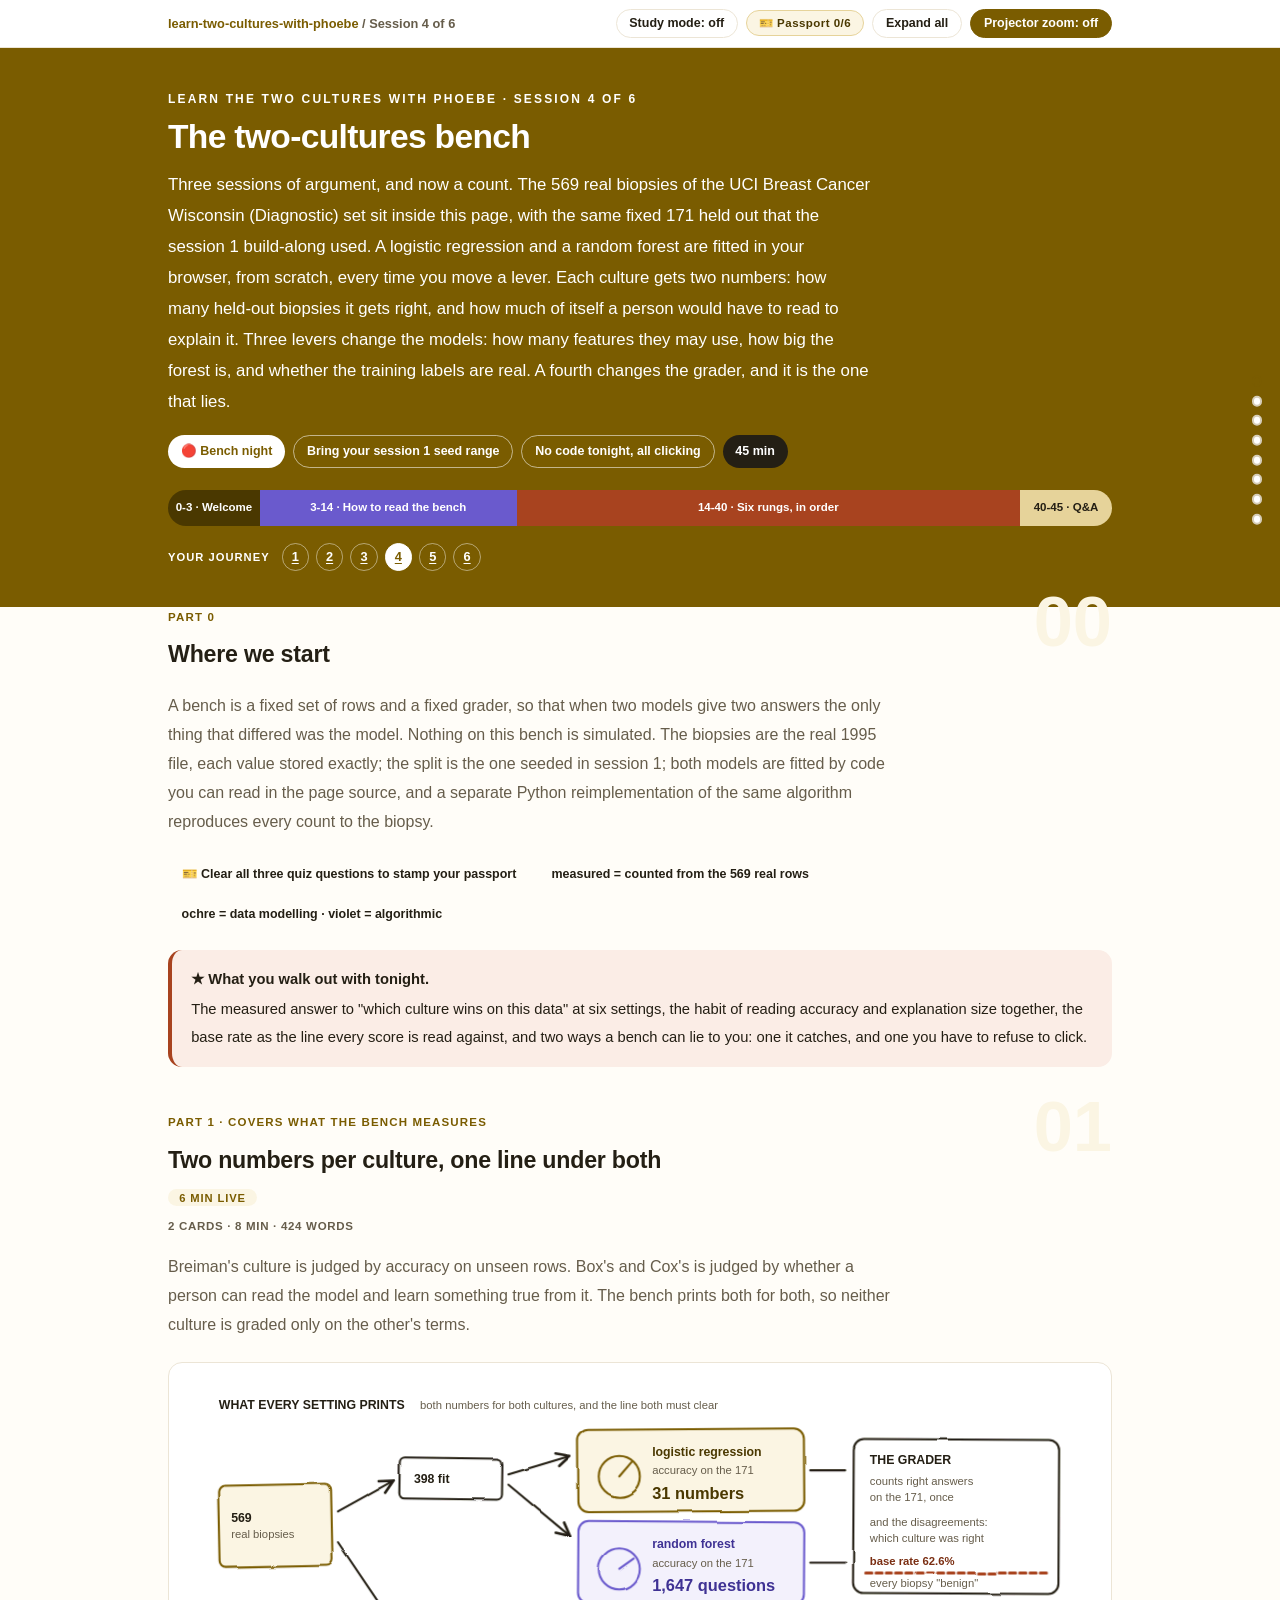
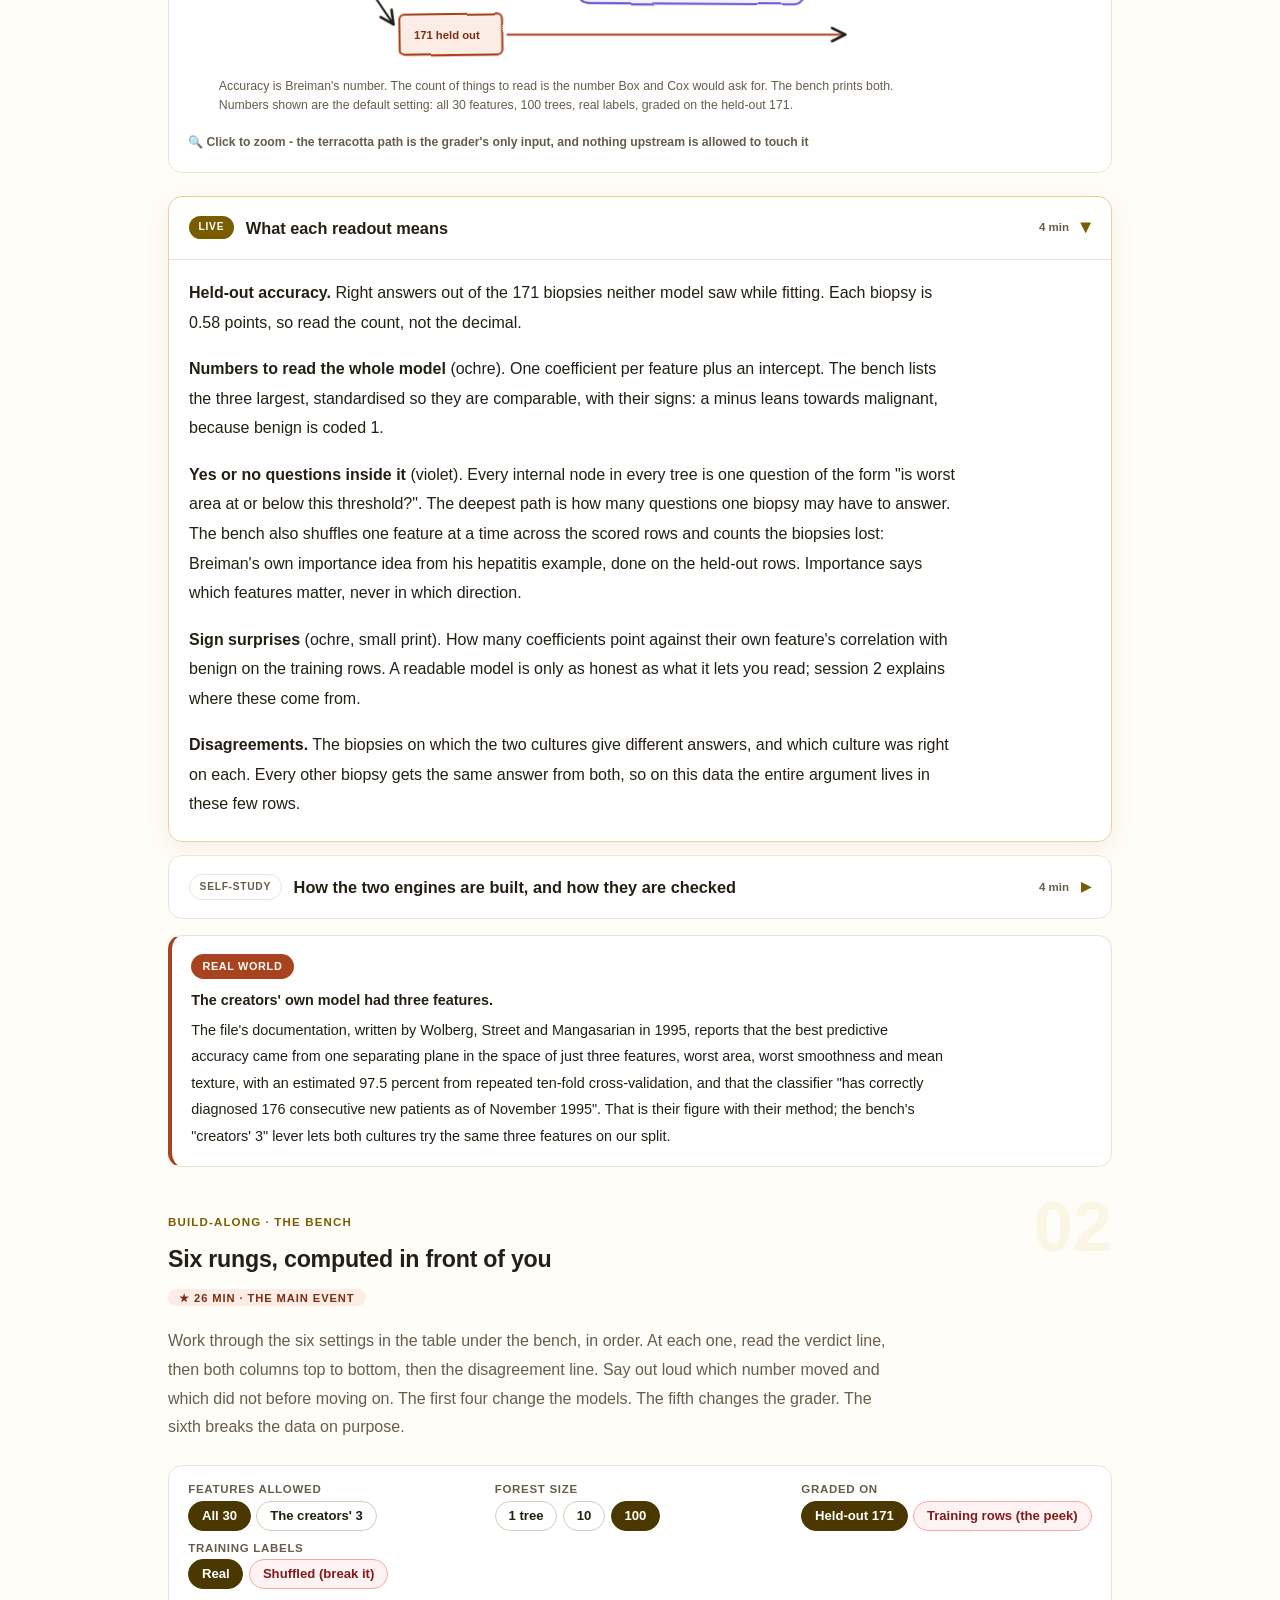
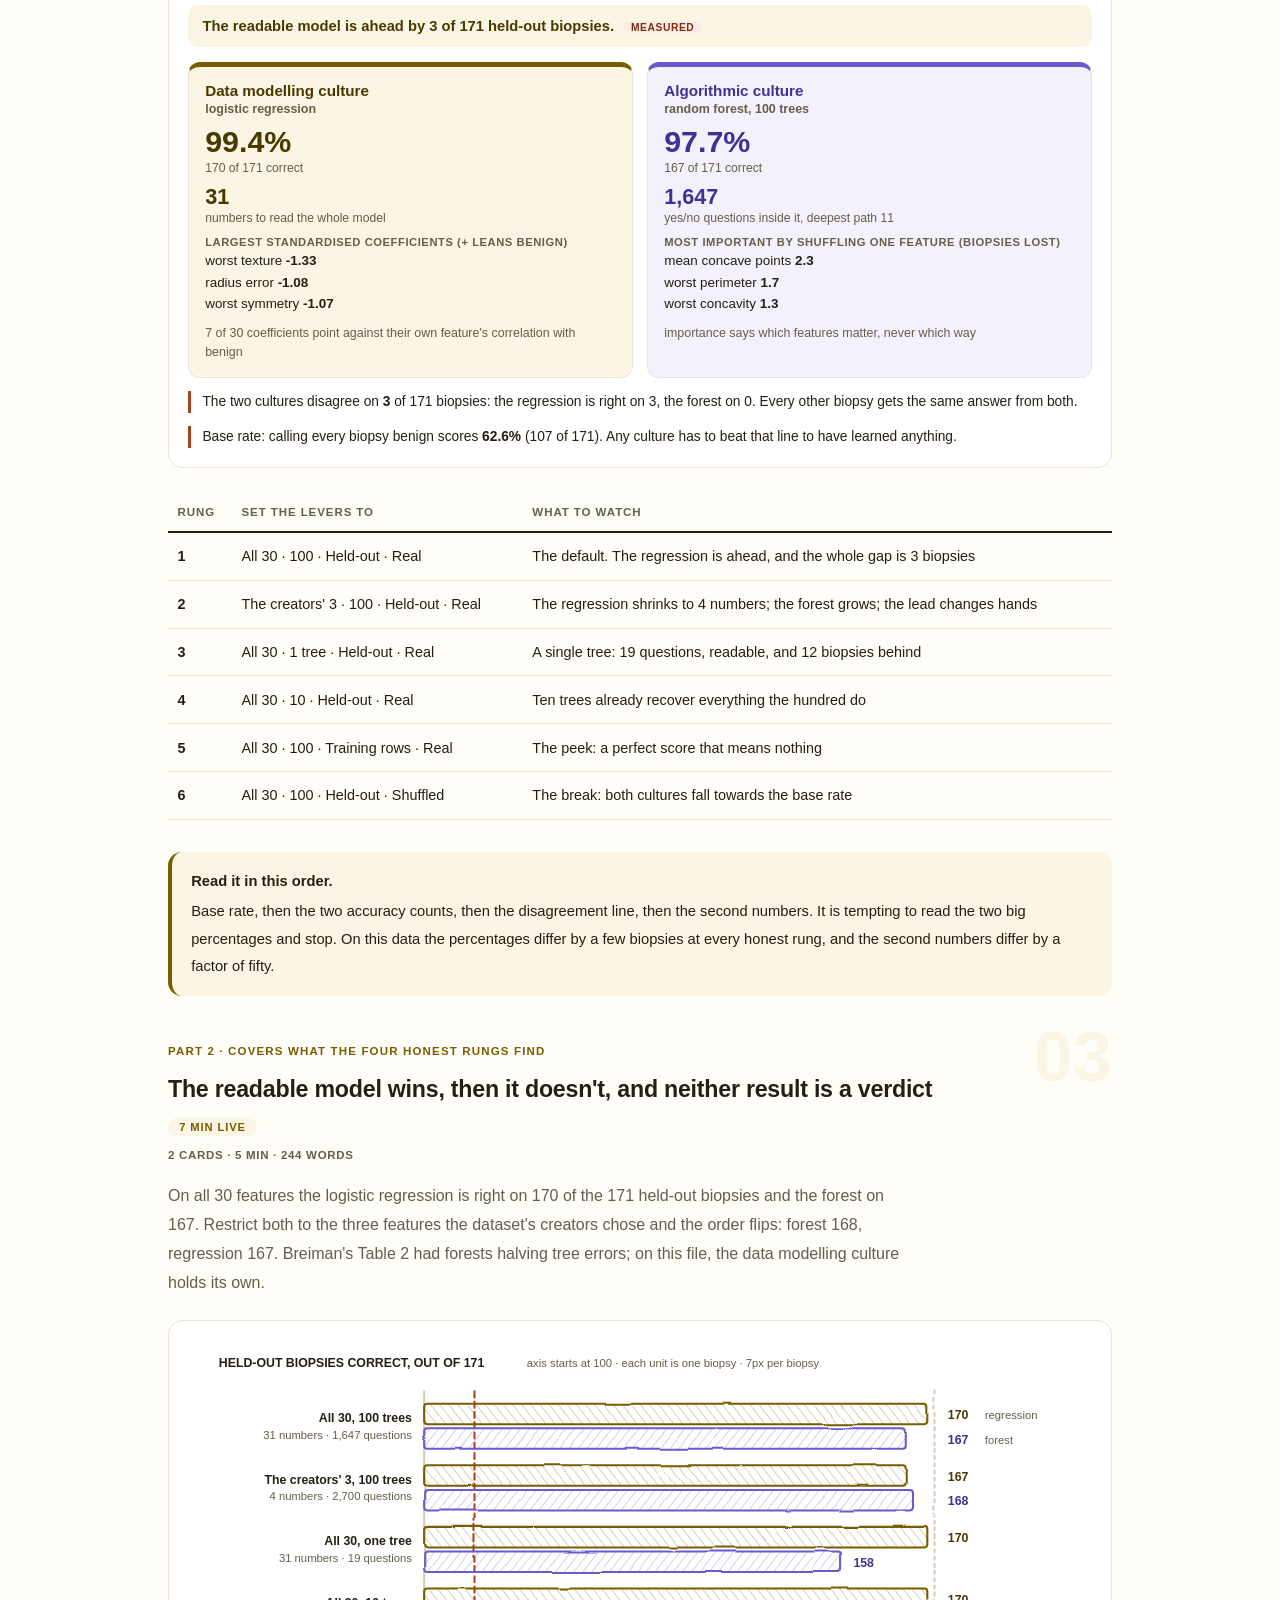
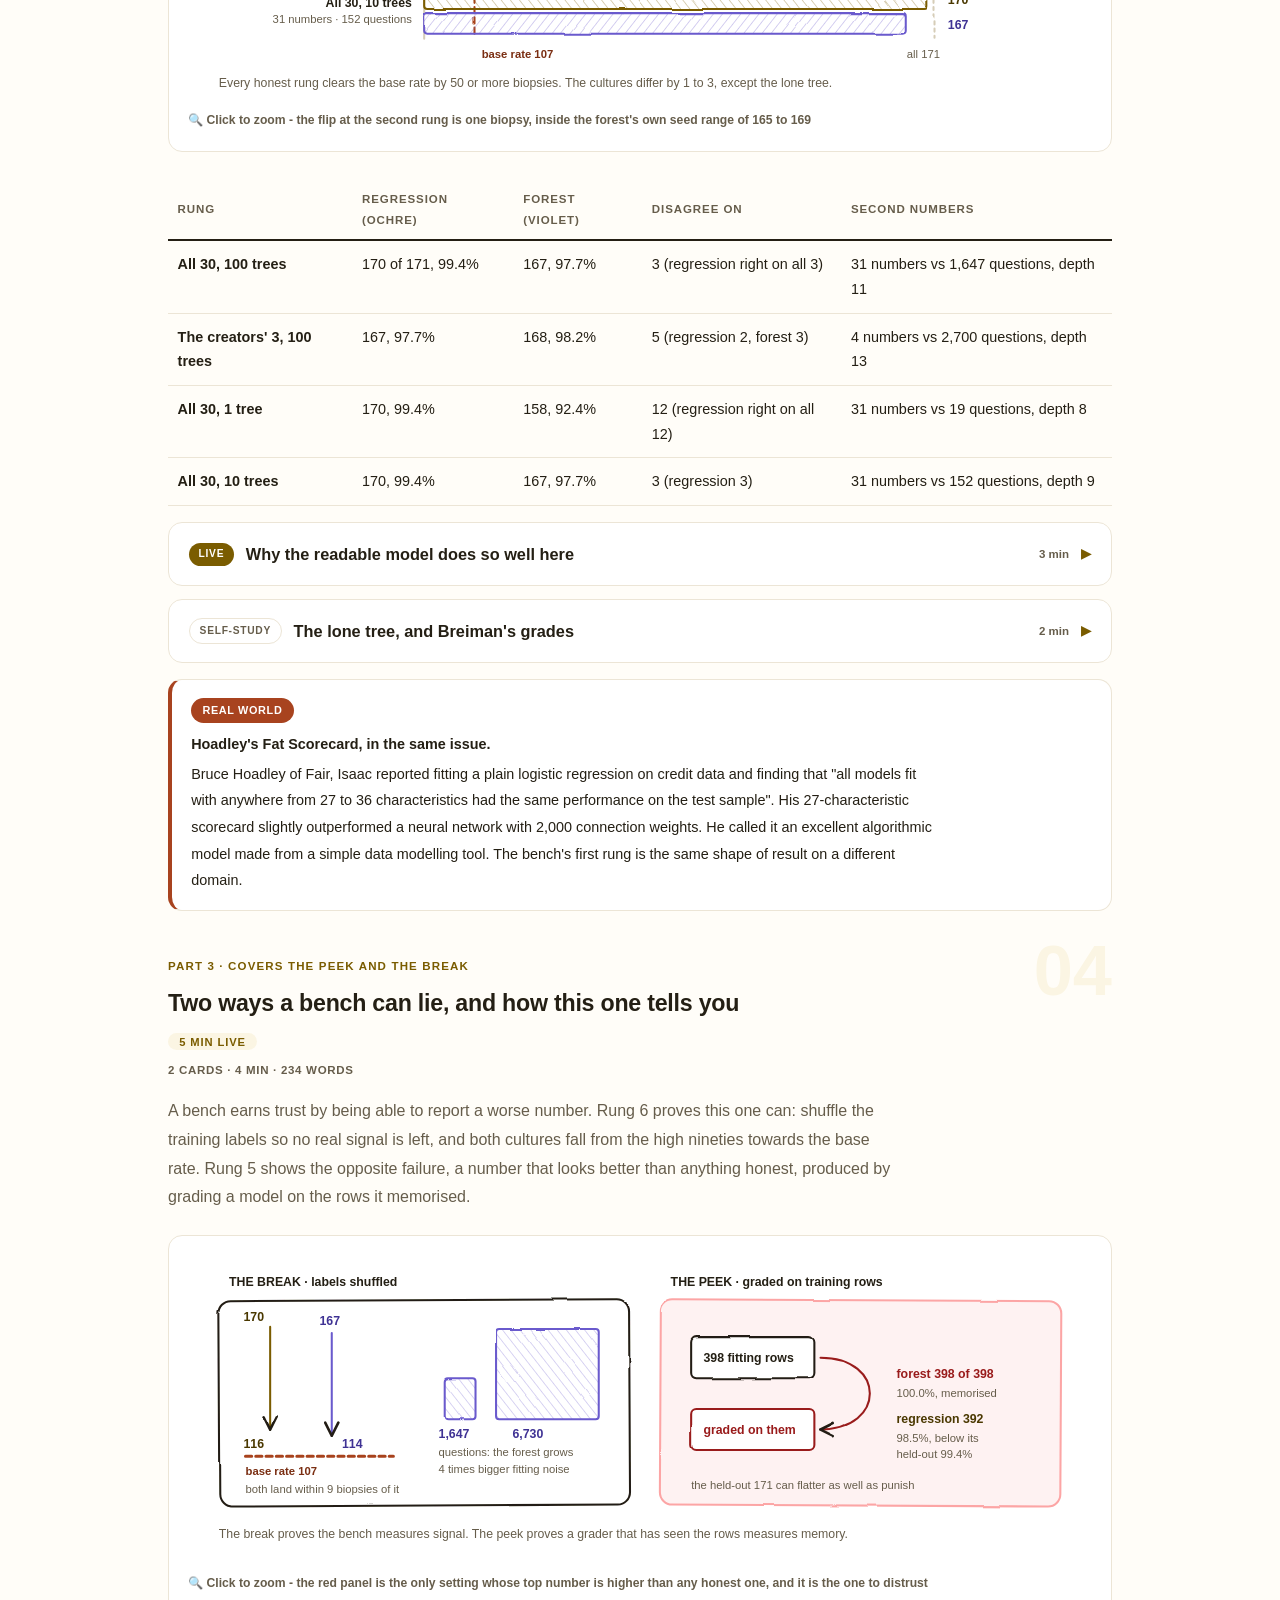
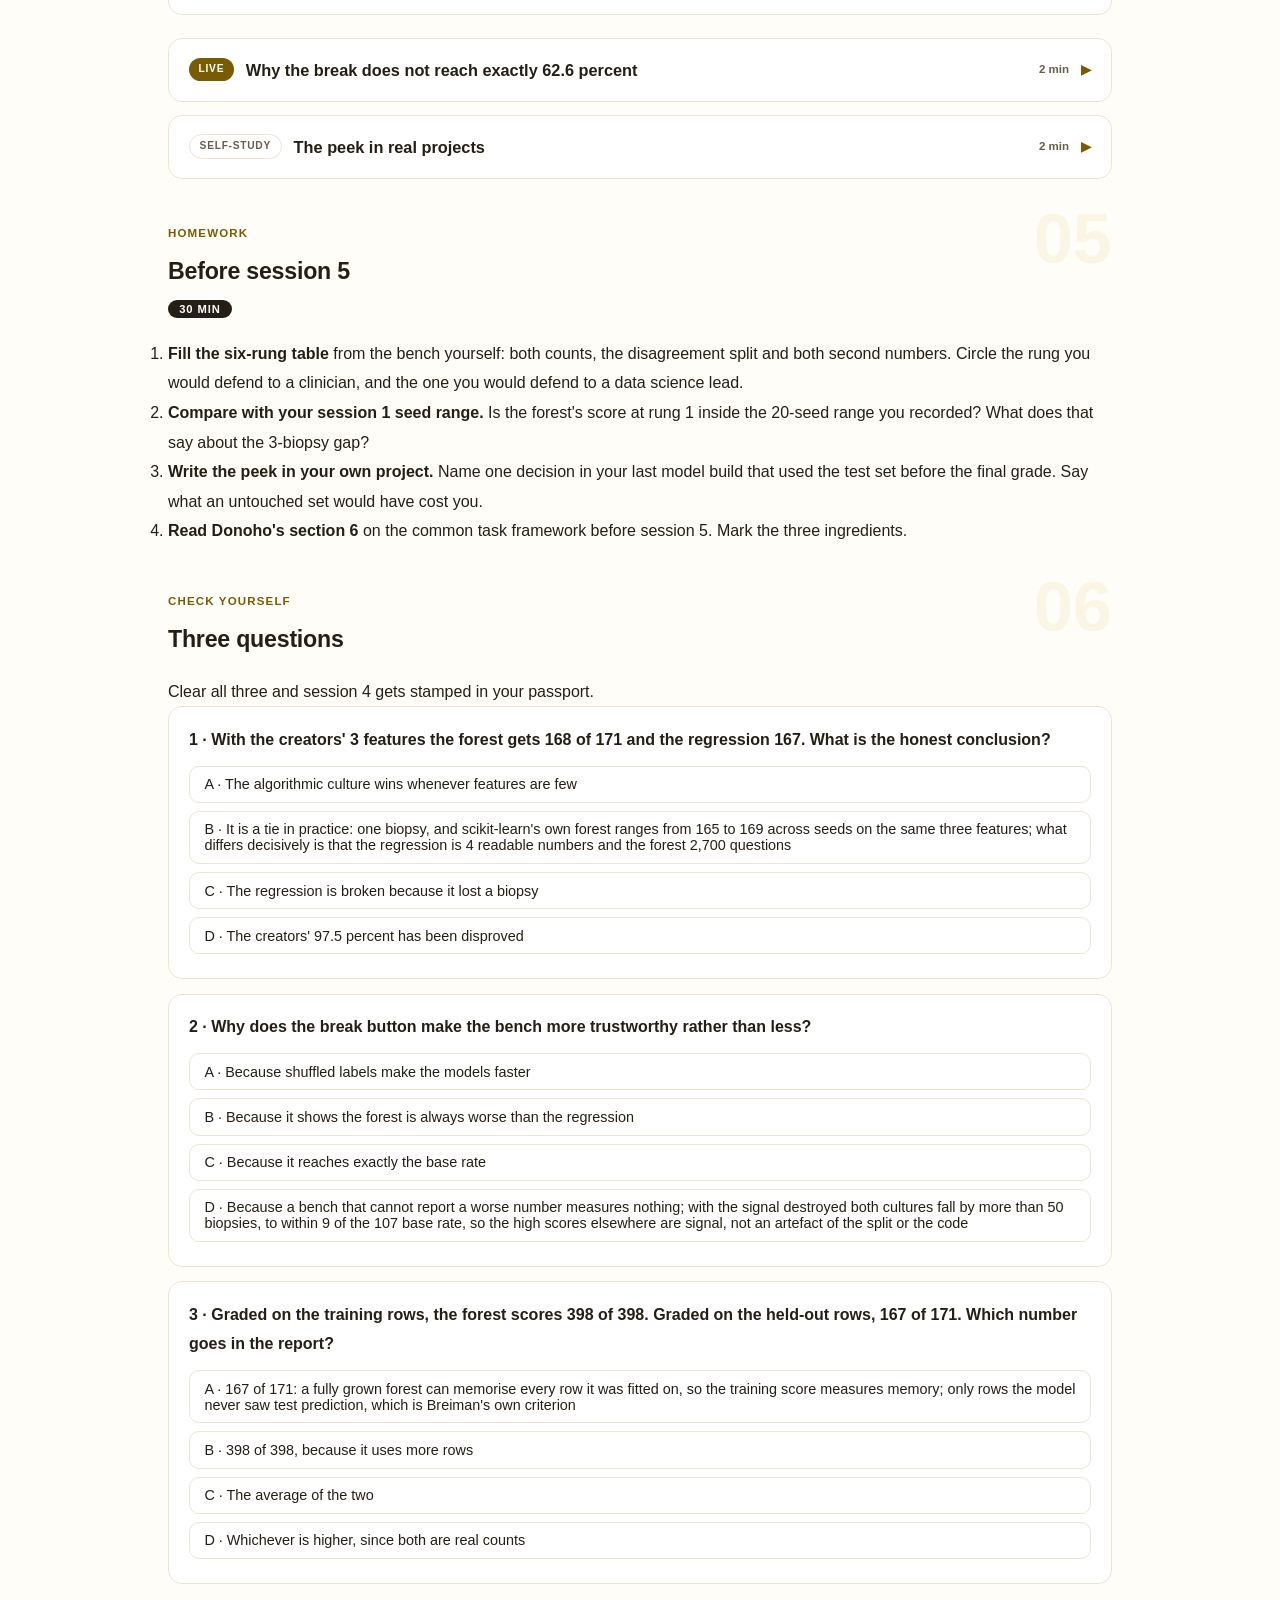
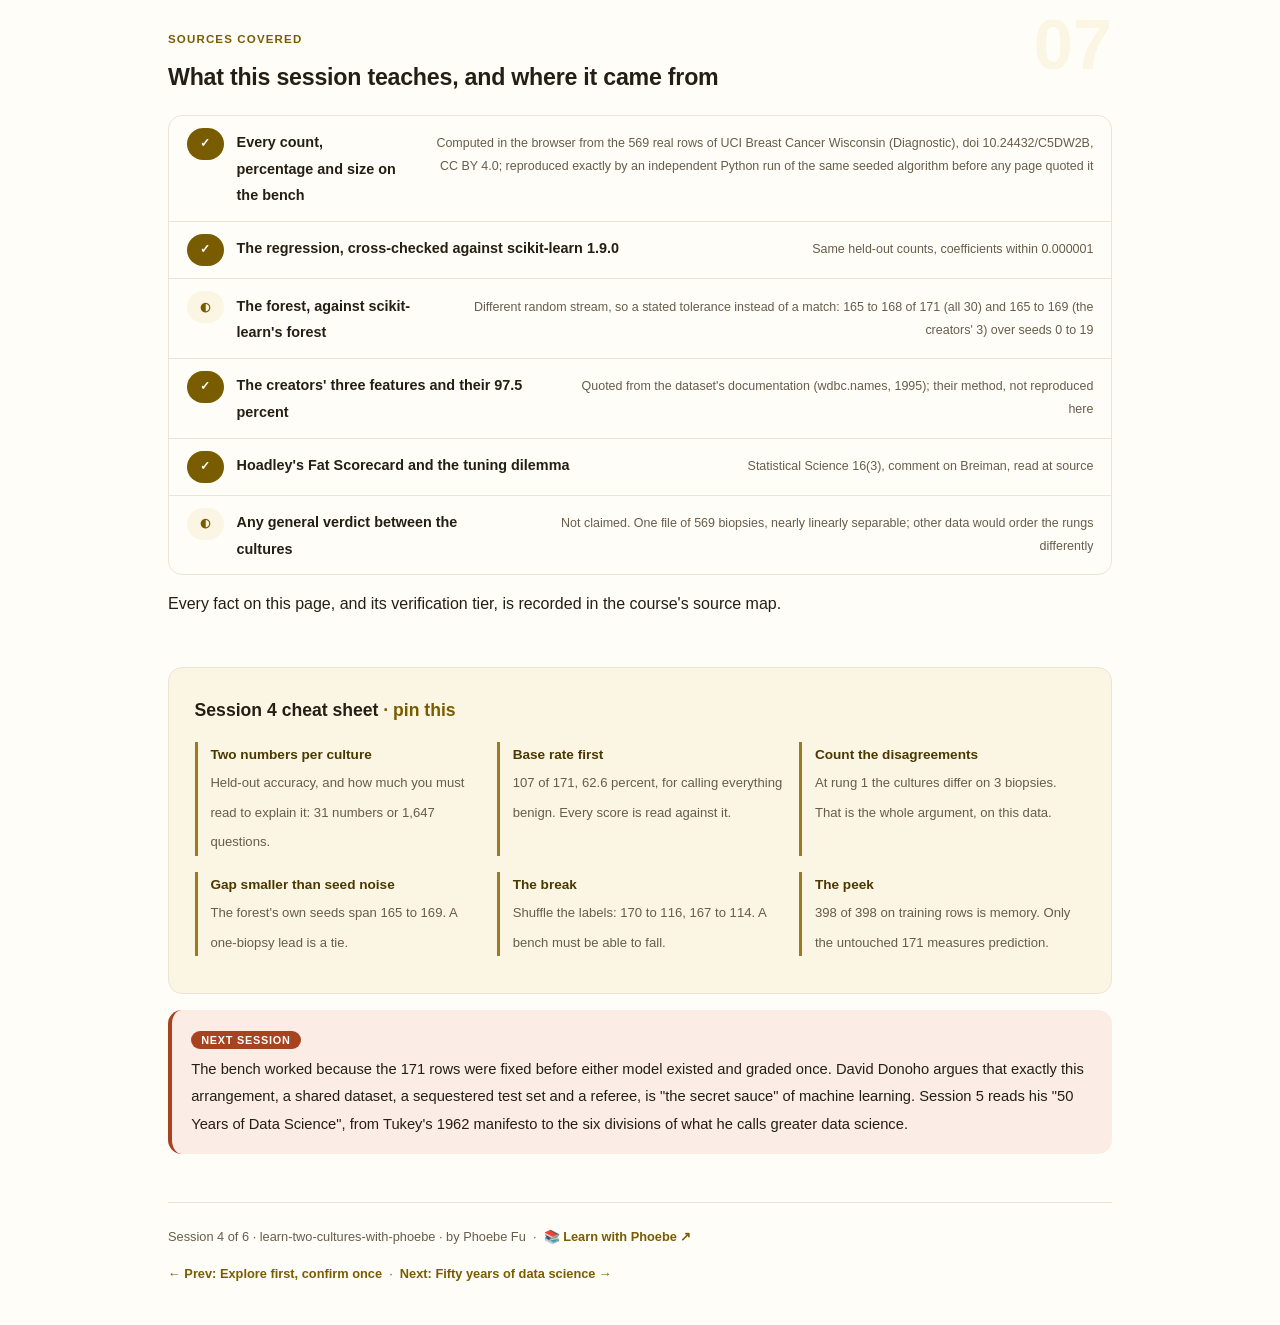
<file: courses/04-the-two-cultures-bench.html>
<!DOCTYPE html>
<html lang="en">
<head>
<meta charset="UTF-8">
<meta name="viewport" content="width=device-width, initial-scale=1.0">
<!-- social:start -->
<meta name="description" content="Session 4 of 6. 569 real biopsies, one fixed held-out set of 171, a logistic regression and a random forest computed in your browser. Two numbers per culture, a base rate, a break button that shuffles the labels, and a peek switch that grades on the training rows.">
<meta property="og:type" content="article">
<meta property="og:site_name" content="Learn with Phoebe">
<meta property="og:title" content="The two-cultures bench - learn two cultures with phoebe">
<meta property="og:description" content="Session 4 of 6. Both cultures on the same real biopsies, computed live: held-out accuracy and what each model lets you say, side by side. Then break it on purpose.">
<meta property="og:url" content="https://phoebefu6.github.io/learn-two-cultures-with-phoebe/courses/04-the-two-cultures-bench.html">
<meta property="og:image" content="https://phoebefu6.github.io/learn-two-cultures-with-phoebe/assets/og-cover.png">
<meta property="og:image:width" content="1200">
<meta property="og:image:height" content="630">
<meta name="twitter:card" content="summary_large_image">
<meta name="twitter:title" content="The two-cultures bench - learn two cultures with phoebe">
<meta name="twitter:description" content="Session 4 of 6. A regression and a forest on 569 real biopsies, counted live.">
<meta name="twitter:image" content="https://phoebefu6.github.io/learn-two-cultures-with-phoebe/assets/og-cover.png">
<!-- social:end -->
<title>Session 4 · The two-cultures bench - learn two cultures with phoebe</title>
<link rel="stylesheet" href="../assets/style.css?v=22">
</head>
<body>

<div class="toolbar">
  <div class="wrap">
    <span class="crumb"><a href="../index.html">learn-two-cultures-with-phoebe</a> / Session 4 of 6</span>
    <button class="btn" id="toggle-all" type="button">Expand all</button>
    <button class="btn primary" id="zoom-toggle" type="button">Projector zoom: off</button>
  </div>
</div>

<header class="masthead">
  <div class="wrap">
    <div class="eyebrow">Learn The Two Cultures with Phoebe · Session 4 of 6</div>
    <h1>The two-cultures <span class="accent">bench</span></h1>
    <p class="sub">Three sessions of argument, and now a count. The 569 real biopsies of the UCI Breast Cancer Wisconsin (Diagnostic) set sit inside this page, with the same fixed 171 held out that the session 1 build-along used. A logistic regression and a random forest are fitted in your browser, from scratch, every time you move a lever. Each culture gets two numbers: how many held-out biopsies it gets right, and how much of itself a person would have to read to explain it. Three levers change the models: how many features they may use, how big the forest is, and whether the training labels are real. A fourth changes the grader, and it is the one that lies.</p>
    <div class="chip-row">
      <span class="chip level">🔴 Bench night</span>
      <span class="chip audience">Bring your session 1 seed range</span>
      <span class="chip audience">No code tonight, all clicking</span>
      <span class="chip time">45 min</span>
    </div>
    <div class="agenda">
      <span class="a1" style="flex:1">0-3 · Welcome</span>
      <span class="a2" style="flex:3">3-14 · How to read the bench</span>
      <span class="a3" style="flex:6">14-40 · Six rungs, in order</span>
      <span class="a4" style="flex:1">40-45 · Q&amp;A</span>
    </div>
  </div>
</header>

<main class="wrap">

  <section class="section" id="intro">
    <div class="section-kicker">
      <span class="klabel">Part 0</span>
      <h2>Where we start</h2>
    </div>
    <p class="lede">A bench is a fixed set of rows and a fixed grader, so that when two models give two answers the only thing that differed was the model. Nothing on this bench is simulated. The biopsies are the real 1995 file, each value stored exactly; the split is the one seeded in session 1; both models are fitted by code you can read in the page source, and a separate Python reimplementation of the same algorithm reproduces every count to the biopsy.</p>

    <div class="legend">
      <span class="pill">🎫 Clear all three quiz questions to stamp your passport</span>
      <span class="pill">measured = counted from the 569 real rows</span>
      <span class="pill">ochre = data modelling · violet = algorithmic</span>
    </div>

    <div class="callout win">
      <p><strong>★ What you walk out with tonight.</strong> The measured answer to "which culture wins on this data" at six settings, the habit of reading accuracy and explanation size together, the base rate as the line every score is read against, and two ways a bench can lie to you: one it catches, and one you have to refuse to click.</p>
    </div>
  </section>

  <section class="section" id="part-1">
    <div class="section-kicker">
      <span class="klabel">Part 1 · covers what the bench measures</span>
      <h2>Two numbers per culture, one line under both</h2>
      <span class="tag concept">6 min live</span>
    </div>
    <p class="lede">Breiman's culture is judged by accuracy on unseen rows. Box's and Cox's is judged by whether a person can read the model and learn something true from it. The bench prints both for both, so neither culture is graded only on the other's terms.</p>

    <figure class="zoomable">
      <svg viewBox="0 0 880 330" xmlns="http://www.w3.org/2000/svg" role="img" aria-label="The bench sketched as a workbench. On the left a hatched pile of 569 biopsies is split into 398 fitting rows and 171 held-out rows. The fitting rows feed two models: an ochre logistic regression and a violet random forest. Each model has two dials: held-out accuracy, and the size of what a person would have to read, 31 coefficients for the regression and 1,647 yes or no questions for a forest of 100 trees. Under both dials runs a terracotta base-rate line at 62.6 percent, the score for calling every biopsy benign.">
        <defs>
          <filter id="s4aSk" x="-3%" y="-3%" width="106%" height="106%"><feTurbulence type="fractalNoise" baseFrequency="0.02" numOctaves="2" seed="53" result="n"/><feDisplacementMap in="SourceGraphic" in2="n" scale="2.4" xChannelSelector="R" yChannelSelector="G"/></filter>
          <pattern id="s4aHc" patternUnits="userSpaceOnUse" width="7" height="7" patternTransform="rotate(-38)"><line x1="0" y1="0" x2="0" y2="7" stroke="#7A5C00" stroke-width="1" opacity=".5"/></pattern>
          <marker id="s4aAr" viewBox="0 0 10 10" refX="9" refY="5" markerWidth="8" markerHeight="8" orient="auto"><path d="M1 1 L9 5 L1 9" fill="none" stroke="#241F14" stroke-width="1.6" stroke-linecap="round"/></marker>
        </defs>
        <style>
          .s4aH { font: 800 12px Inter, sans-serif; fill: #241F14; }
          .s4aL { font: 600 12px Inter, sans-serif; fill: #241F14; }
          .s4aS { font: 400 11px Inter, sans-serif; fill: #665D4B; }
          .s4aB { font: 800 11px Inter, sans-serif; fill: #7A2E12; }
          .s4aO { font: 800 12px Inter, sans-serif; fill: #4A3800; }
          .s4aP { font: 800 12px Inter, sans-serif; fill: #3F3294; }
          .s4aV { font: 800 16px Inter, sans-serif; fill: #4A3800; }
          .s4aU { font: 800 16px Inter, sans-serif; fill: #3F3294; }
          .s4aN { font: 400 12px Inter, sans-serif; fill: #665D4B; }
        </style>

        <text class="s4aH" x="30" y="26">WHAT EVERY SETTING PRINTS</text>
        <text class="s4aS" x="226" y="26">both numbers for both cultures, and the line both must clear</text>

        <g filter="url(#s4aSk)" fill="none" stroke="#241F14" stroke-width="2" stroke-linecap="round" stroke-linejoin="round">
          <rect x="30" y="100" width="110" height="80" rx="6" transform="rotate(-1.2 85 140)" fill="#FBF5E3" stroke="#7A5C00"/>
          <path d="M146 126 L200 96" marker-end="url(#s4aAr)"/>
          <path d="M146 156 L200 236" marker-end="url(#s4aAr)"/>
          <rect x="206" y="74" width="100" height="40" rx="5" transform="rotate(0.8 256 94)" fill="#FFFFFF"/>
          <rect x="206" y="226" width="100" height="40" rx="5" transform="rotate(-0.8 256 246)" fill="#FBEDE6" stroke="#A8431F"/>
          <path d="M312 90 L372 72" marker-end="url(#s4aAr)"/>
          <path d="M312 100 L372 150" marker-end="url(#s4aAr)"/>
          <!-- ochre column -->
          <rect x="380" y="46" width="220" height="80" rx="10" transform="rotate(-0.4 490 86)" fill="#FBF5E3" stroke="#7A5C00"/>
          <circle cx="420" cy="92" r="20" stroke="#7A5C00"/>
          <path d="M420 92 L432 78" stroke="#7A5C00"/>
          <!-- violet column -->
          <rect x="380" y="136" width="220" height="80" rx="10" transform="rotate(0.4 490 176)" fill="#F3F1FC" stroke="#6A5ACD"/>
          <circle cx="420" cy="182" r="20" stroke="#6A5ACD"/>
          <path d="M420 182 L434 172" stroke="#6A5ACD"/>
          <!-- grader -->
          <path d="M312 246 L640 246" stroke="#A8431F" marker-end="url(#s4aAr)"/>
          <path d="M606 86 L640 86 M606 176 L640 176" />
          <rect x="648" y="56" width="200" height="150" rx="10" transform="rotate(0.3 748 131)" fill="#FFFFFF"/>
          <path d="M660 186 L836 186" stroke="#A8431F" stroke-width="3" stroke-dasharray="6 4"/>
        </g>

        <text class="s4aL" x="42" y="136">569</text>
        <text class="s4aS" x="42" y="152">real biopsies</text>
        <text class="s4aL" x="220" y="98">398 fit</text>
        <text class="s4aB" x="220" y="250">171 held out</text>
        <text class="s4aO" x="452" y="72">logistic regression</text>
        <text class="s4aS" x="452" y="90">accuracy on the 171</text>
        <text class="s4aV" x="452" y="114">31 numbers</text>
        <text class="s4aP" x="452" y="162">random forest</text>
        <text class="s4aS" x="452" y="180">accuracy on the 171</text>
        <text class="s4aU" x="452" y="204">1,647 questions</text>
        <text class="s4aH" x="664" y="80">THE GRADER</text>
        <text class="s4aS" x="664" y="100">counts right answers</text>
        <text class="s4aS" x="664" y="116">on the 171, once</text>
        <text class="s4aS" x="664" y="140">and the disagreements:</text>
        <text class="s4aS" x="664" y="156">which culture was right</text>
        <text class="s4aB" x="664" y="178">base rate 62.6%</text>
        <text class="s4aS" x="664" y="200">every biopsy "benign"</text>

        <text class="s4aN" x="30" y="300">Accuracy is Breiman's number. The count of things to read is the number Box and Cox would ask for. The bench prints both.</text>
        <text class="s4aN" x="30" y="318">Numbers shown are the default setting: all 30 features, 100 trees, real labels, graded on the held-out 171.</text>
      </svg>
      <figcaption>🔍 Click to zoom - the terracotta path is the grader's only input, and nothing upstream is allowed to touch it</figcaption>
    </figure>

    <details class="card" open>
      <summary><span class="mode live">Live</span>What each readout means<span class="mini">4 min</span><span class="caret">▶</span></summary>
      <div class="body">
        <p><strong>Held-out accuracy.</strong> Right answers out of the 171 biopsies neither model saw while fitting. Each biopsy is 0.58 points, so read the count, not the decimal.</p>
        <p><strong>Numbers to read the whole model</strong> (ochre). One coefficient per feature plus an intercept. The bench lists the three largest, standardised so they are comparable, with their signs: a minus leans towards malignant, because benign is coded 1.</p>
        <p><strong>Yes or no questions inside it</strong> (violet). Every internal node in every tree is one question of the form "is worst area at or below this threshold?". The deepest path is how many questions one biopsy may have to answer. The bench also shuffles one feature at a time across the scored rows and counts the biopsies lost: Breiman's own importance idea from his hepatitis example, done on the held-out rows. Importance says which features matter, never in which direction.</p>
        <p><strong>Sign surprises</strong> (ochre, small print). How many coefficients point against their own feature's correlation with benign on the training rows. A readable model is only as honest as what it lets you read; session 2 explains where these come from.</p>
        <p><strong>Disagreements.</strong> The biopsies on which the two cultures give different answers, and which culture was right on each. Every other biopsy gets the same answer from both, so on this data the entire argument lives in these few rows.</p>
      </div>
    </details>

    <details class="card">
      <summary><span class="mode self">Self-study</span>How the two engines are built, and how they are checked<span class="mini">4 min</span><span class="caret">▶</span></summary>
      <div class="body">
        <p><strong>The regression</strong> standardises each feature on the 398 fitting rows, then minimises the log loss plus half the squared size of the weights (scikit-learn's default <code>C=1</code> objective, intercept not penalised) by Newton's method until the step is below 10<sup>-10</sup>. scikit-learn 1.9.0 gives the same held-out counts, with every coefficient within 0.000001 of the bench's.</p>
        <p><strong>The forest</strong> grows each tree on a bootstrap of the fitting rows drawn from a seeded generator, tries the square root of the number of features at every split (5 of 30, or 1 of 3), picks the split with the best Gini gain, and grows until every leaf is pure. The forest averages its trees' leaf shares and says benign above one half. A plain-Python copy of the same seeded algorithm reproduces every count on this page exactly.</p>
        <p><strong>The cross-engine tolerance.</strong> scikit-learn's own forest uses a different random stream, so it cannot match to the biopsy. Over its seeds 0 to 19 it scores 165 to 168 of 171 with all 30 features (median 167) and 165 to 169 with three (median 167). The bench's forest sits inside both ranges. Any forest-versus-regression gap smaller than that range is a gap between random draws, not between cultures.</p>
      </div>
    </details>

    <div class="callout example">
      <span class="ex-pill">Real world</span>
      <p><strong>The creators' own model had three features.</strong> The file's documentation, written by Wolberg, Street and Mangasarian in 1995, reports that the best predictive accuracy came from one separating plane in the space of just three features, worst area, worst smoothness and mean texture, with an estimated 97.5 percent from repeated ten-fold cross-validation, and that the classifier "has correctly diagnosed 176 consecutive new patients as of November 1995". That is their figure with their method; the bench's "creators' 3" lever lets both cultures try the same three features on our split.</p>
    </div>
  </section>

  <section class="section" id="bench">
    <div class="section-kicker">
      <span class="klabel">Build-along · the bench</span>
      <h2>Six rungs, computed in front of you</h2>
      <span class="tag demo">★ 26 min · the main event</span>
    </div>
    <p class="lede">Work through the six settings in the table under the bench, in order. At each one, read the verdict line, then both columns top to bottom, then the disagreement line. Say out loud which number moved and which did not before moving on. The first four change the models. The fifth changes the grader. The sixth breaks the data on purpose.</p>

    <div id="tc-bench"></div>

    <table class="clean">
      <tr><th>Rung</th><th>Set the levers to</th><th>What to watch</th></tr>
      <tr><td>1</td><td>All 30 · 100 · Held-out · Real</td><td>The default. The regression is ahead, and the whole gap is 3 biopsies</td></tr>
      <tr><td>2</td><td>The creators' 3 · 100 · Held-out · Real</td><td>The regression shrinks to 4 numbers; the forest grows; the lead changes hands</td></tr>
      <tr><td>3</td><td>All 30 · 1 tree · Held-out · Real</td><td>A single tree: 19 questions, readable, and 12 biopsies behind</td></tr>
      <tr><td>4</td><td>All 30 · 10 · Held-out · Real</td><td>Ten trees already recover everything the hundred do</td></tr>
      <tr><td>5</td><td>All 30 · 100 · Training rows · Real</td><td>The peek: a perfect score that means nothing</td></tr>
      <tr><td>6</td><td>All 30 · 100 · Held-out · Shuffled</td><td>The break: both cultures fall towards the base rate</td></tr>
    </table>

    <div class="callout tip">
      <p><strong>Read it in this order.</strong> Base rate, then the two accuracy counts, then the disagreement line, then the second numbers. It is tempting to read the two big percentages and stop. On this data the percentages differ by a few biopsies at every honest rung, and the second numbers differ by a factor of fifty.</p>
    </div>
  </section>

  <section class="section" id="part-2">
    <div class="section-kicker">
      <span class="klabel">Part 2 · covers what the four honest rungs find</span>
      <h2>The readable model wins, then it doesn't, and neither result is a verdict</h2>
      <span class="tag concept">7 min live</span>
    </div>
    <p class="lede">On all 30 features the logistic regression is right on 170 of the 171 held-out biopsies and the forest on 167. Restrict both to the three features the dataset's creators chose and the order flips: forest 168, regression 167. Breiman's Table 2 had forests halving tree errors; on this file, the data modelling culture holds its own.</p>

    <figure class="zoomable">
      <svg viewBox="0 0 880 350" xmlns="http://www.w3.org/2000/svg" role="img" aria-label="Held-out biopsies correct out of 171 at four honest rungs, ochre regression beside violet forest, over a terracotta base-rate line at 107. All 30 features and 100 trees: regression 170, forest 167. The creators' 3 features: regression 167, forest 168. All 30 with a single tree: regression 170, forest 158. All 30 with 10 trees: regression 170, forest 167. The axis starts at 100 so the differences are visible; a note says so.">
        <defs>
          <filter id="s4bSk" x="-3%" y="-3%" width="106%" height="106%"><feTurbulence type="fractalNoise" baseFrequency="0.02" numOctaves="2" seed="59" result="n"/><feDisplacementMap in="SourceGraphic" in2="n" scale="2.4" xChannelSelector="R" yChannelSelector="G"/></filter>
          <pattern id="s4bHc" patternUnits="userSpaceOnUse" width="7" height="7" patternTransform="rotate(-38)"><line x1="0" y1="0" x2="0" y2="7" stroke="#7A5C00" stroke-width="1" opacity=".55"/></pattern>
          <pattern id="s4bHv" patternUnits="userSpaceOnUse" width="7" height="7" patternTransform="rotate(38)"><line x1="0" y1="0" x2="0" y2="7" stroke="#6A5ACD" stroke-width="1" opacity=".55"/></pattern>
        </defs>
        <style>
          .s4bH { font: 800 12px Inter, sans-serif; fill: #241F14; }
          .s4bL { font: 600 12px Inter, sans-serif; fill: #241F14; }
          .s4bS { font: 400 11px Inter, sans-serif; fill: #665D4B; }
          .s4bB { font: 800 11px Inter, sans-serif; fill: #7A2E12; }
          .s4bO { font: 800 12px Inter, sans-serif; fill: #4A3800; }
          .s4bP { font: 800 12px Inter, sans-serif; fill: #3F3294; }
          .s4bN { font: 400 12px Inter, sans-serif; fill: #665D4B; }
        </style>

        <text class="s4bH" x="30" y="26">HELD-OUT BIOPSIES CORRECT, OUT OF 171</text>
        <text class="s4bS" x="330" y="26">axis starts at 100 · each unit is one biopsy · 7px per biopsy</text>

        <g filter="url(#s4bSk)" fill="none" stroke="#241F14" stroke-width="2" stroke-linecap="round" stroke-linejoin="round">
          <!-- baseline x = 230 + (v - 100) * 7 ; 107 -> 279 ; 171 -> 727 -->
          <path d="M230 50 L230 290" stroke="#D6CDB8"/>
          <path d="M279 50 L279 290" stroke="#A8431F" stroke-dasharray="6 4"/>
          <path d="M727 50 L727 290" stroke="#D6CDB8" stroke-dasharray="3 4"/>
          <!-- rung 1 -->
          <rect x="230" y="62" width="490" height="20" rx="3" fill="url(#s4bHc)" stroke="#7A5C00"/>
          <rect x="230" y="86" width="469" height="20" rx="3" fill="url(#s4bHv)" stroke="#6A5ACD"/>
          <!-- rung 2 -->
          <rect x="230" y="122" width="469" height="20" rx="3" fill="url(#s4bHc)" stroke="#7A5C00"/>
          <rect x="230" y="146" width="476" height="20" rx="3" fill="url(#s4bHv)" stroke="#6A5ACD"/>
          <!-- rung 3 -->
          <rect x="230" y="182" width="490" height="20" rx="3" fill="url(#s4bHc)" stroke="#7A5C00"/>
          <rect x="230" y="206" width="406" height="20" rx="3" fill="url(#s4bHv)" stroke="#6A5ACD"/>
          <!-- rung 4 -->
          <rect x="230" y="242" width="490" height="20" rx="3" fill="url(#s4bHc)" stroke="#7A5C00"/>
          <rect x="230" y="266" width="469" height="20" rx="3" fill="url(#s4bHv)" stroke="#6A5ACD"/>
        </g>

        <text class="s4bL" x="218" y="80" text-anchor="end">All 30, 100 trees</text>
        <text class="s4bS" x="218" y="96" text-anchor="end">31 numbers · 1,647 questions</text>
        <text class="s4bL" x="218" y="140" text-anchor="end">The creators' 3, 100 trees</text>
        <text class="s4bS" x="218" y="156" text-anchor="end">4 numbers · 2,700 questions</text>
        <text class="s4bL" x="218" y="200" text-anchor="end">All 30, one tree</text>
        <text class="s4bS" x="218" y="216" text-anchor="end">31 numbers · 19 questions</text>
        <text class="s4bL" x="218" y="260" text-anchor="end">All 30, 10 trees</text>
        <text class="s4bS" x="218" y="276" text-anchor="end">31 numbers · 152 questions</text>

        <text class="s4bO" x="740" y="77">170</text>
        <text class="s4bP" x="740" y="101">167</text>
        <text class="s4bO" x="740" y="137">167</text>
        <text class="s4bP" x="740" y="161">168</text>
        <text class="s4bO" x="740" y="197">170</text>
        <text class="s4bP" x="648" y="221">158</text>
        <text class="s4bO" x="740" y="257">170</text>
        <text class="s4bP" x="740" y="281">167</text>
        <text class="s4bS" x="776" y="77">regression</text>
        <text class="s4bS" x="776" y="101">forest</text>

        <text class="s4bB" x="286" y="310">base rate 107</text>
        <text class="s4bS" x="700" y="310">all 171</text>
        <text class="s4bN" x="30" y="338">Every honest rung clears the base rate by 50 or more biopsies. The cultures differ by 1 to 3, except the lone tree.</text>
      </svg>
      <figcaption>🔍 Click to zoom - the flip at the second rung is one biopsy, inside the forest's own seed range of 165 to 169</figcaption>
    </figure>

    <table class="clean">
      <tr><th>Rung</th><th>Regression (ochre)</th><th>Forest (violet)</th><th>Disagree on</th><th>Second numbers</th></tr>
      <tr><td>All 30, 100 trees</td><td>170 of 171, 99.4%</td><td>167, 97.7%</td><td>3 (regression right on all 3)</td><td>31 numbers vs 1,647 questions, depth 11</td></tr>
      <tr><td>The creators' 3, 100 trees</td><td>167, 97.7%</td><td>168, 98.2%</td><td>5 (regression 2, forest 3)</td><td>4 numbers vs 2,700 questions, depth 13</td></tr>
      <tr><td>All 30, 1 tree</td><td>170, 99.4%</td><td>158, 92.4%</td><td>12 (regression right on all 12)</td><td>31 numbers vs 19 questions, depth 8</td></tr>
      <tr><td>All 30, 10 trees</td><td>170, 99.4%</td><td>167, 97.7%</td><td>3 (regression 3)</td><td>31 numbers vs 152 questions, depth 9</td></tr>
    </table>

    <details class="card">
      <summary><span class="mode live">Live</span>Why the readable model does so well here<span class="mini">3 min</span><span class="caret">▶</span></summary>
      <div class="body">
        <p>The creators' documentation says the two classes are linearly separable using all 30 features. A boundary that is close to a flat plane is exactly what a logistic regression draws, so on this file the data modelling culture's guess about the inside of the box happens to be nearly right. Breiman's argument was never that the equation is always wrong; it was that nobody checks. Here the check, 170 of 171 on unseen biopsies, is the credential.</p>
        <p>Notice also what three features do to each culture. The regression becomes a model a clinician could hold in one hand: four numbers, with worst area carrying most of the weight (standardised coefficient -4.63), and no sign surprises. The forest, given fewer features to choose between, grows <em>larger</em>, 2,700 questions against 1,647, because each tree has to carve the same boundary out of fewer directions.</p>
      </div>
    </details>

    <details class="card">
      <summary><span class="mode self">Self-study</span>The lone tree, and Breiman's grades<span class="mini">2 min</span><span class="caret">▶</span></summary>
      <div class="body">
        <p>Set the forest to one tree. It asks 19 questions, never more than 8 on one biopsy, and you could draw it on a whiteboard, which is Breiman's "A+ on interpretability". It is also 12 biopsies behind the regression, every one of them a biopsy the regression gets right: "a B on prediction". Ten trees close almost all of that gap with 152 questions, and a hundred add nothing further. The step from a readable tree to an unreadable forest is where the Occam dilemma of session 1 lives, and on this data it is paid for in the first ten trees.</p>
      </div>
    </details>

    <div class="callout example">
      <span class="ex-pill">Real world</span>
      <p><strong>Hoadley's Fat Scorecard, in the same issue.</strong> Bruce Hoadley of Fair, Isaac reported fitting a plain logistic regression on credit data and finding that "all models fit with anywhere from 27 to 36 characteristics had the same performance on the test sample". His 27-characteristic scorecard slightly outperformed a neural network with 2,000 connection weights. He called it an excellent algorithmic model made from a simple data modelling tool. The bench's first rung is the same shape of result on a different domain.</p>
    </div>
  </section>

  <section class="section" id="part-3">
    <div class="section-kicker">
      <span class="klabel">Part 3 · covers the peek and the break</span>
      <h2>Two ways a bench can lie, and how this one tells you</h2>
      <span class="tag concept">5 min live</span>
    </div>
    <p class="lede">A bench earns trust by being able to report a worse number. Rung 6 proves this one can: shuffle the training labels so no real signal is left, and both cultures fall from the high nineties towards the base rate. Rung 5 shows the opposite failure, a number that looks better than anything honest, produced by grading a model on the rows it memorised.</p>

    <figure class="zoomable">
      <svg viewBox="0 0 880 300" xmlns="http://www.w3.org/2000/svg" role="img" aria-label="Two panels. Left, the break: with the training labels shuffled, the regression falls from 170 to 116 of 171 correct and the forest from 167 to 114, both within 9 biopsies of the base rate of 107, while the forest grows from 1,647 to 6,730 questions memorising noise. Right, the peek: graded on its own 398 training rows the forest scores 398 of 398, 100 percent, against 167 of 171 on held-out rows; the regression is 392 of 398 on training, 98.5 percent, and 170 of 171 held out, 99.4 percent.">
        <defs>
          <filter id="s4cSk" x="-3%" y="-3%" width="106%" height="106%"><feTurbulence type="fractalNoise" baseFrequency="0.02" numOctaves="2" seed="61" result="n"/><feDisplacementMap in="SourceGraphic" in2="n" scale="2.4" xChannelSelector="R" yChannelSelector="G"/></filter>
          <pattern id="s4cHv" patternUnits="userSpaceOnUse" width="7" height="7" patternTransform="rotate(-38)"><line x1="0" y1="0" x2="0" y2="7" stroke="#6A5ACD" stroke-width="1" opacity=".5"/></pattern>
          <marker id="s4cAr" viewBox="0 0 10 10" refX="9" refY="5" markerWidth="8" markerHeight="8" orient="auto"><path d="M1 1 L9 5 L1 9" fill="none" stroke="#241F14" stroke-width="1.6" stroke-linecap="round"/></marker>
        </defs>
        <style>
          .s4cH { font: 800 12px Inter, sans-serif; fill: #241F14; }
          .s4cL { font: 600 12px Inter, sans-serif; fill: #241F14; }
          .s4cS { font: 400 11px Inter, sans-serif; fill: #665D4B; }
          .s4cB { font: 800 11px Inter, sans-serif; fill: #7A2E12; }
          .s4cO { font: 800 12px Inter, sans-serif; fill: #4A3800; }
          .s4cP { font: 800 12px Inter, sans-serif; fill: #3F3294; }
          .s4cR { font: 800 12px Inter, sans-serif; fill: #991B1B; }
          .s4cN { font: 400 12px Inter, sans-serif; fill: #665D4B; }
        </style>

        <text class="s4cH" x="40" y="30">THE BREAK · labels shuffled</text>
        <text class="s4cH" x="470" y="30">THE PEEK · graded on training rows</text>

        <g filter="url(#s4cSk)" fill="none" stroke="#241F14" stroke-width="2" stroke-linecap="round" stroke-linejoin="round">
          <rect x="30" y="44" width="400" height="200" rx="12" transform="rotate(-0.3 230 144)" fill="#FFFFFF"/>
          <rect x="460" y="44" width="390" height="200" rx="12" transform="rotate(0.3 655 144)" fill="#FEF2F2" stroke="#FCA5A5"/>
          <!-- break: two falling arrows -->
          <path d="M80 70 L80 170" stroke="#7A5C00" marker-end="url(#s4cAr)"/>
          <path d="M140 76 L140 176" stroke="#6A5ACD" marker-end="url(#s4cAr)"/>
          <path d="M56 196 L200 196" stroke="#A8431F" stroke-width="3" stroke-dasharray="6 4"/>
          <!-- forest swelling -->
          <rect x="250" y="120" width="30" height="40" rx="3" fill="url(#s4cHv)" stroke="#6A5ACD"/>
          <rect x="300" y="72" width="100" height="88" rx="3" fill="url(#s4cHv)" stroke="#6A5ACD"/>
          <!-- peek: a loop from training rows back into the grader -->
          <rect x="490" y="80" width="120" height="40" rx="5" fill="#FFFFFF"/>
          <path d="M616 100 C680 100 680 170 616 170" stroke="#991B1B" marker-end="url(#s4cAr)"/>
          <rect x="490" y="150" width="120" height="40" rx="5" fill="#FFFFFF" stroke="#991B1B"/>
        </g>

        <text class="s4cO" x="54" y="64">170</text>
        <text class="s4cP" x="128" y="68">167</text>
        <text class="s4cO" x="54" y="188">116</text>
        <text class="s4cP" x="150" y="188">114</text>
        <text class="s4cB" x="56" y="214">base rate 107</text>
        <text class="s4cS" x="56" y="232">both land within 9 biopsies of it</text>
        <text class="s4cP" x="244" y="178">1,647</text>
        <text class="s4cP" x="316" y="178">6,730</text>
        <text class="s4cS" x="244" y="196">questions: the forest grows</text>
        <text class="s4cS" x="244" y="212">4 times bigger fitting noise</text>

        <text class="s4cL" x="502" y="104">398 fitting rows</text>
        <text class="s4cR" x="502" y="174">graded on them</text>
        <text class="s4cR" x="690" y="120">forest 398 of 398</text>
        <text class="s4cS" x="690" y="138">100.0%, memorised</text>
        <text class="s4cO" x="690" y="164">regression 392</text>
        <text class="s4cS" x="690" y="182">98.5%, below its</text>
        <text class="s4cS" x="690" y="198">held-out 99.4%</text>
        <text class="s4cS" x="490" y="228">the held-out 171 can flatter as well as punish</text>

        <text class="s4cN" x="30" y="276">The break proves the bench measures signal. The peek proves a grader that has seen the rows measures memory.</text>
      </svg>
      <figcaption>🔍 Click to zoom - the red panel is the only setting whose top number is higher than any honest one, and it is the one to distrust</figcaption>
    </figure>

    <details class="card">
      <summary><span class="mode live">Live</span>Why the break does not reach exactly 62.6 percent<span class="mini">2 min</span><span class="caret">▶</span></summary>
      <div class="body">
        <p>With the labels shuffled, there is nothing true left to learn, so a model's best move is to call most biopsies benign. The regression lands on 116 of 171 and the forest on 114, against the do-nothing 107. The residue is what one particular shuffle leaves behind by chance: the bench uses one fixed permutation so every visitor sees the same numbers, and a different permutation would give a slightly different residue. The honest reading is the size of the fall, 54 and 53 biopsies, not the exact landing point. The forest, meanwhile, grows 6,730 questions deep into nothing, four times its honest size: a complex model will always find something to fit.</p>
      </div>
    </details>

    <details class="card">
      <summary><span class="mode self">Self-study</span>The peek in real projects<span class="mini">2 min</span><span class="caret">▶</span></summary>
      <div class="body">
        <p>Nobody sets a switch that says "grade on the training rows". The peek arrives by degrees: tuning a setting until the test score improves, choosing among ten candidate models by their test score, re-splitting after a disappointing result. Hoadley names it in his comment on Breiman, "in industry and academia, there is sometimes a little tinkering, which involves peeking at the test sample. The result is some bias in the test sample or cross-validation results", and asks the question that has no easy answer: "How do you optimize your results and get an unbiased estimate of the generalization error?" Session 3 is about the discipline that answers it; session 5 is about the institution, the common task framework, that enforces it.</p>
      </div>
    </details>
  </section>

  <section class="section" id="exercise">
    <div class="section-kicker">
      <span class="klabel">Homework</span>
      <h2>Before session 5</h2>
      <span class="tag exercise">30 min</span>
    </div>
    <ol>
      <li><strong>Fill the six-rung table</strong> from the bench yourself: both counts, the disagreement split and both second numbers. Circle the rung you would defend to a clinician, and the one you would defend to a data science lead.</li>
      <li><strong>Compare with your session 1 seed range.</strong> Is the forest's score at rung 1 inside the 20-seed range you recorded? What does that say about the 3-biopsy gap?</li>
      <li><strong>Write the peek in your own project.</strong> Name one decision in your last model build that used the test set before the final grade. Say what an untouched set would have cost you.</li>
      <li><strong>Read Donoho's section 6</strong> on the common task framework before session 5. Mark the three ingredients.</li>
    </ol>
  </section>

  <section class="section" id="quiz">
    <div class="section-kicker">
      <span class="klabel">Check yourself</span>
      <h2>Three questions</h2>
    </div>
    <p>Clear all three and session 4 gets stamped in your passport.</p>

    <div class="quiz-q" data-answer="1">
      <p class="qtext">1 · With the creators' 3 features the forest gets 168 of 171 and the regression 167. What is the honest conclusion?</p>
      <button class="qopt" type="button">A · The algorithmic culture wins whenever features are few</button>
      <button class="qopt" type="button">B · It is a tie in practice: one biopsy, and scikit-learn's own forest ranges from 165 to 169 across seeds on the same three features; what differs decisively is that the regression is 4 readable numbers and the forest 2,700 questions</button>
      <button class="qopt" type="button">C · The regression is broken because it lost a biopsy</button>
      <button class="qopt" type="button">D · The creators' 97.5 percent has been disproved</button>
      <p class="qwhy">A one-biopsy lead inside the forest's own seed-to-seed range is noise between random draws, not a difference between cultures. The creators' figure used a different method and repeated cross-validation, so it is not comparable to one fixed split.</p>
    </div>

    <div class="quiz-q" data-answer="3">
      <p class="qtext">2 · Why does the break button make the bench more trustworthy rather than less?</p>
      <button class="qopt" type="button">A · Because shuffled labels make the models faster</button>
      <button class="qopt" type="button">B · Because it shows the forest is always worse than the regression</button>
      <button class="qopt" type="button">C · Because it reaches exactly the base rate</button>
      <button class="qopt" type="button">D · Because a bench that cannot report a worse number measures nothing; with the signal destroyed both cultures fall by more than 50 biopsies, to within 9 of the 107 base rate, so the high scores elsewhere are signal, not an artefact of the split or the code</button>
      <p class="qwhy">The break is a placebo. If scores stayed high with the labels shuffled, the bench would be measuring a leak or a bug. The residue above 107 is one fixed shuffle's chance pattern, and the page says so rather than hiding it.</p>
    </div>

    <div class="quiz-q" data-answer="0">
      <p class="qtext">3 · Graded on the training rows, the forest scores 398 of 398. Graded on the held-out rows, 167 of 171. Which number goes in the report?</p>
      <button class="qopt" type="button">A · 167 of 171: a fully grown forest can memorise every row it was fitted on, so the training score measures memory; only rows the model never saw test prediction, which is Breiman's own criterion</button>
      <button class="qopt" type="button">B · 398 of 398, because it uses more rows</button>
      <button class="qopt" type="button">C · The average of the two</button>
      <button class="qopt" type="button">D · Whichever is higher, since both are real counts</button>
      <p class="qwhy">Both are real counts; only one answers the question. The regression shows the subtler lesson in the same rung: its held-out 99.4 percent is higher than its training 98.5 percent, because 171 rows is small and can flatter a model as easily as punish it.</p>
    </div>

    <p class="quiz-score"></p>
  </section>

  <section class="section" id="official">
    <div class="section-kicker">
      <span class="klabel">Sources covered</span>
      <h2>What this session teaches, and where it came from</h2>
    </div>
    <div class="covered">
      <div class="covered-row"><span class="status pill solid">✓</span><span class="name">Every count, percentage and size on the bench</span><span class="note">Computed in the browser from the 569 real rows of UCI Breast Cancer Wisconsin (Diagnostic), doi 10.24432/C5DW2B, CC BY 4.0; reproduced exactly by an independent Python run of the same seeded algorithm before any page quoted it</span></div>
      <div class="covered-row"><span class="status pill solid">✓</span><span class="name">The regression, cross-checked against scikit-learn 1.9.0</span><span class="note">Same held-out counts, coefficients within 0.000001</span></div>
      <div class="covered-row"><span class="status pill light">◐</span><span class="name">The forest, against scikit-learn's forest</span><span class="note">Different random stream, so a stated tolerance instead of a match: 165 to 168 of 171 (all 30) and 165 to 169 (the creators' 3) over seeds 0 to 19</span></div>
      <div class="covered-row"><span class="status pill solid">✓</span><span class="name">The creators' three features and their 97.5 percent</span><span class="note">Quoted from the dataset's documentation (wdbc.names, 1995); their method, not reproduced here</span></div>
      <div class="covered-row"><span class="status pill solid">✓</span><span class="name">Hoadley's Fat Scorecard and the tuning dilemma</span><span class="note">Statistical Science 16(3), comment on Breiman, read at source</span></div>
      <div class="covered-row"><span class="status pill light">◐</span><span class="name">Any general verdict between the cultures</span><span class="note">Not claimed. One file of 569 biopsies, nearly linearly separable; other data would order the rungs differently</span></div>
    </div>
    <p class="mono" style="margin-top:14px">Every fact on this page, and its verification tier, is recorded in the course's source map.</p>
  </section>

  <section class="cheat" id="cheatsheet">
    <h3>Session 4 cheat sheet <span>· pin this</span></h3>
    <div class="grid-2">
      <div class="cheat-item"><b>Two numbers per culture</b><span>Held-out accuracy, and how much you must read to explain it: 31 numbers or 1,647 questions.</span></div>
      <div class="cheat-item"><b>Base rate first</b><span>107 of 171, 62.6 percent, for calling everything benign. Every score is read against it.</span></div>
      <div class="cheat-item"><b>Count the disagreements</b><span>At rung 1 the cultures differ on 3 biopsies. That is the whole argument, on this data.</span></div>
      <div class="cheat-item"><b>Gap smaller than seed noise</b><span>The forest's own seeds span 165 to 169. A one-biopsy lead is a tie.</span></div>
      <div class="cheat-item"><b>The break</b><span>Shuffle the labels: 170 to 116, 167 to 114. A bench must be able to fall.</span></div>
      <div class="cheat-item"><b>The peek</b><span>398 of 398 on training rows is memory. Only the untouched 171 measures prediction.</span></div>
    </div>
  </section>

  <div class="callout next">
    <span class="nx-pill">Next session</span>
    <p>The bench worked because the 171 rows were fixed before either model existed and graded once. David Donoho argues that exactly this arrangement, a shared dataset, a sequestered test set and a referee, is "the secret sauce" of machine learning. Session 5 reads his "50 Years of Data Science", from Tukey's 1962 manifesto to the six divisions of what he calls greater data science.</p>
  </div>

  <footer class="pagefoot">
    <span>Session 4 of 6 · learn-two-cultures-with-phoebe · by Phoebe Fu &nbsp;·&nbsp; 📚 <a href="https://phoebefu6.github.io/learn-with-phoebe/">Learn with Phoebe ↗</a></span>
    <span><a href="03-explore-first-confirm-once.html">← Prev: Explore first, confirm once</a> &nbsp;·&nbsp; <a href="05-fifty-years-of-data-science.html">Next: Fifty years of data science →</a></span>
  </footer>

</main>

<script src="../assets/two-cultures-data.js?v=1"></script>
<script src="../assets/two-cultures-bench.js?v=1"></script>
<script src="../assets/app.js?v=20"></script>
</body>
</html>
</file>
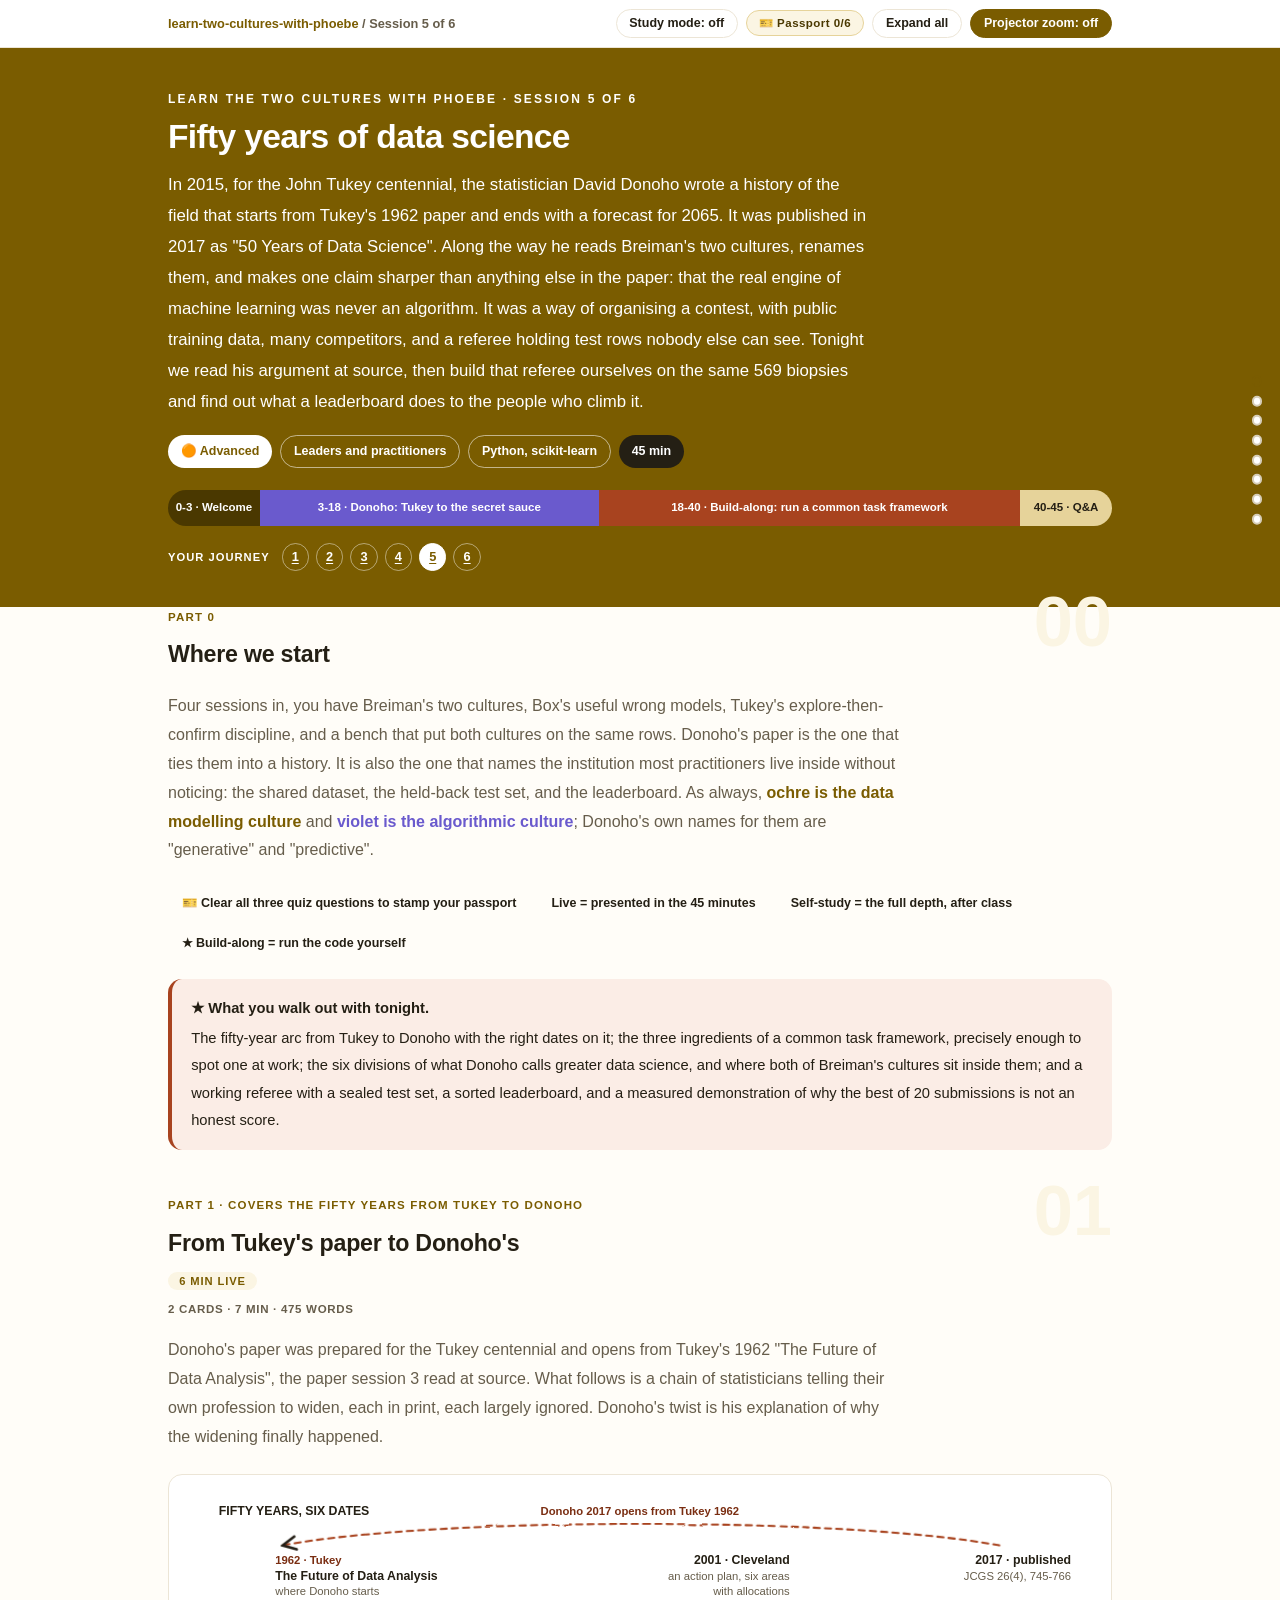
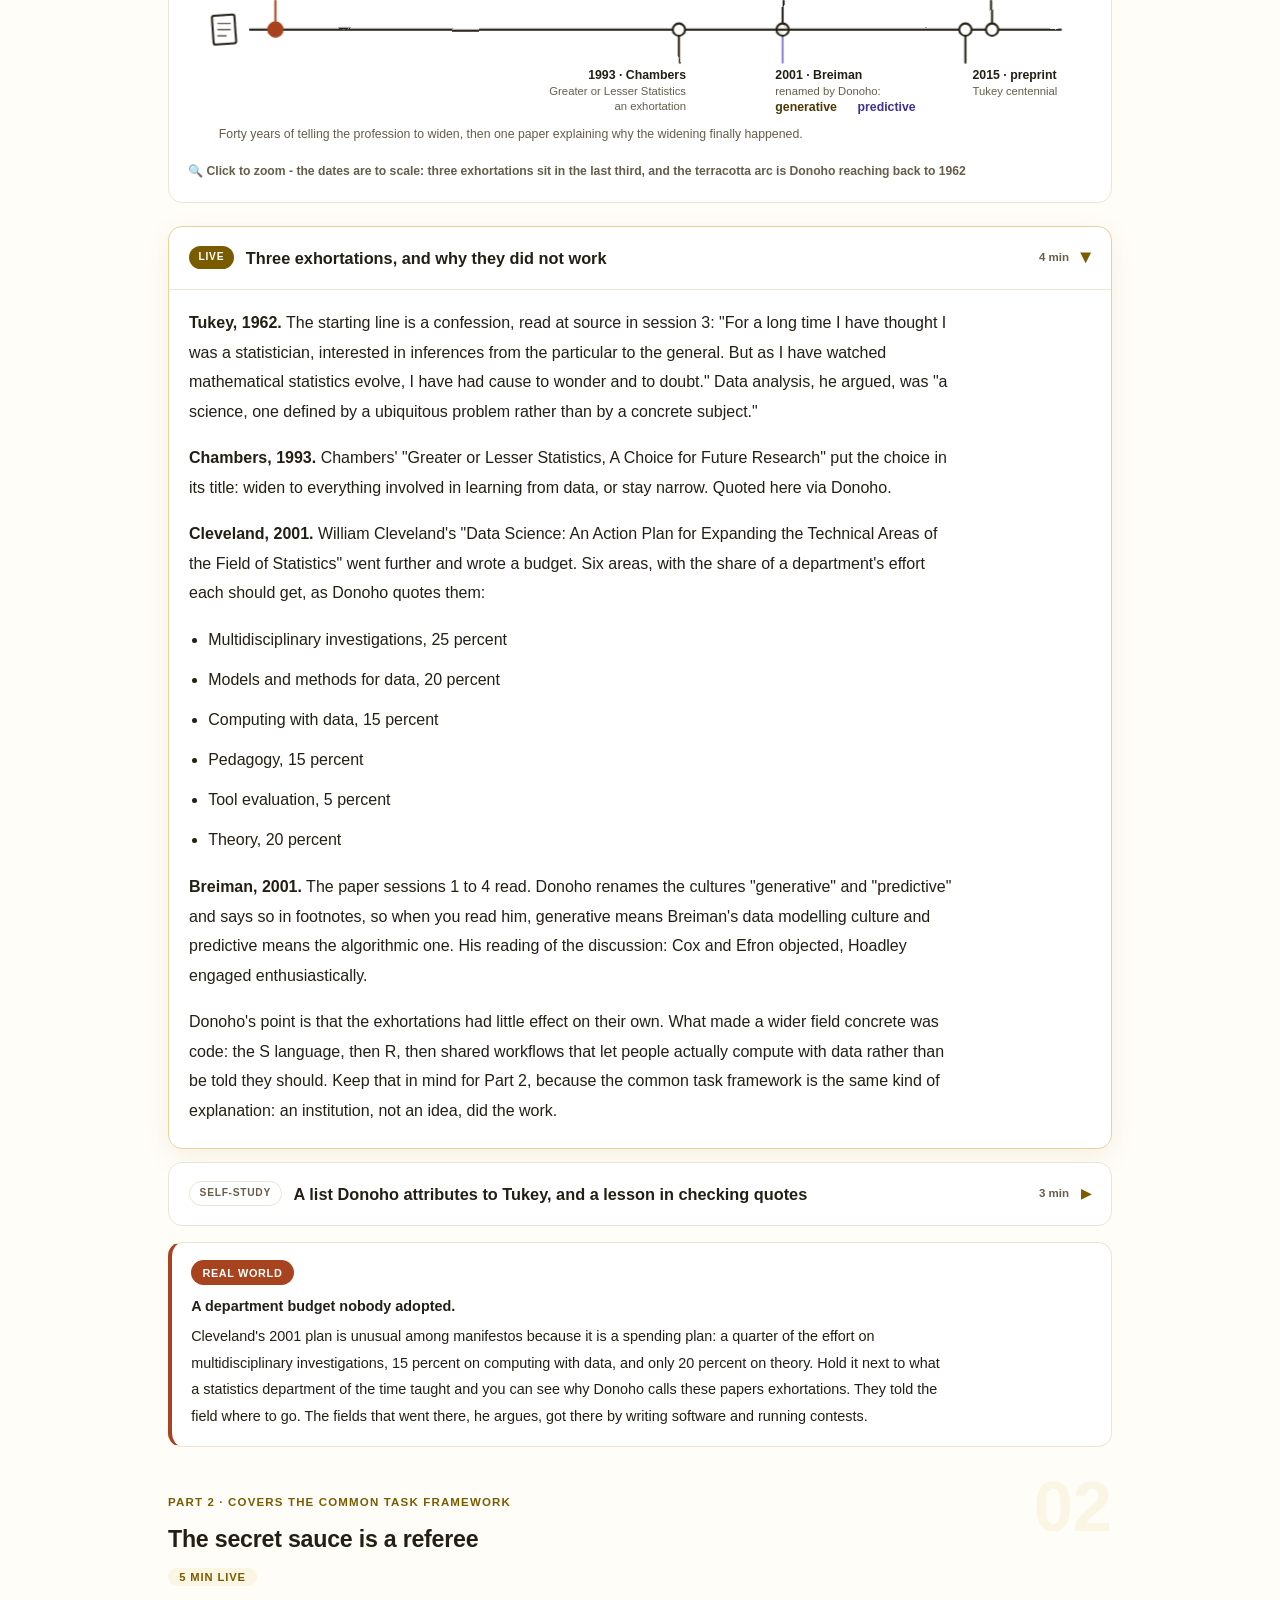
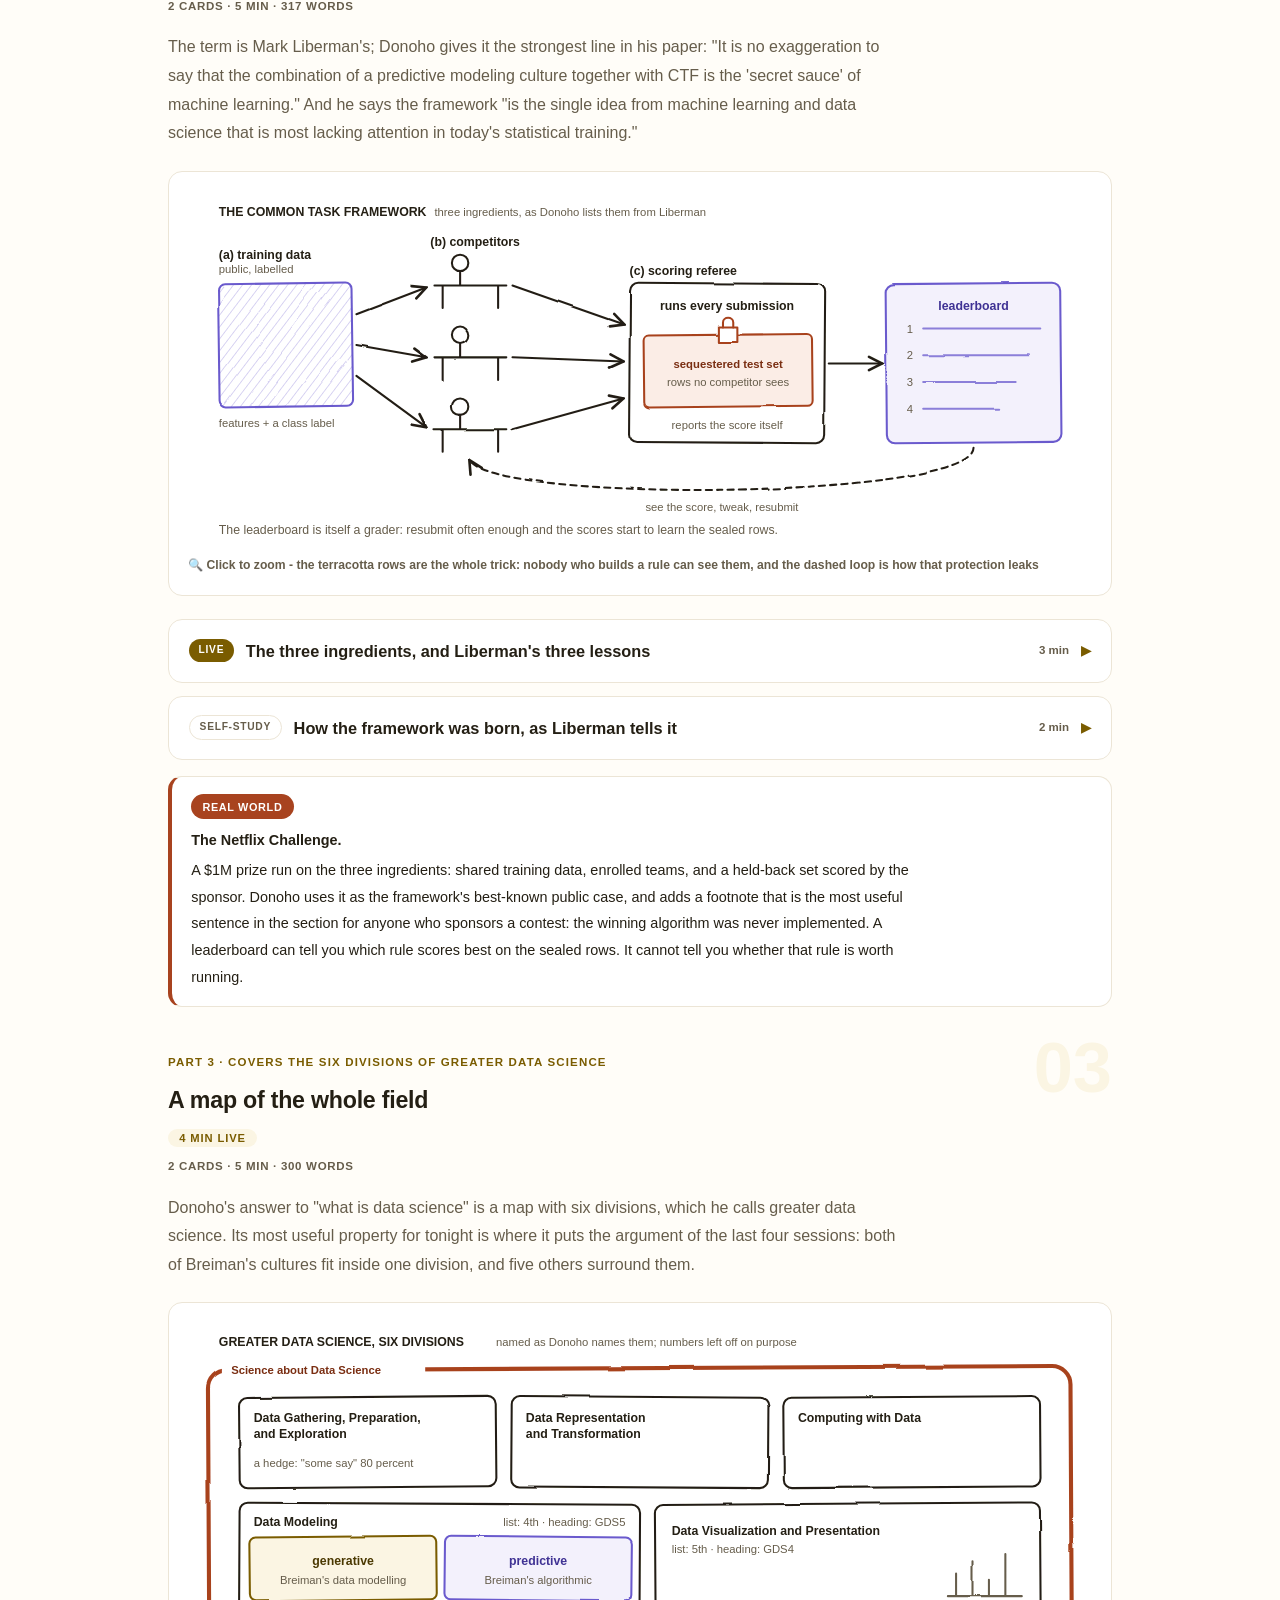
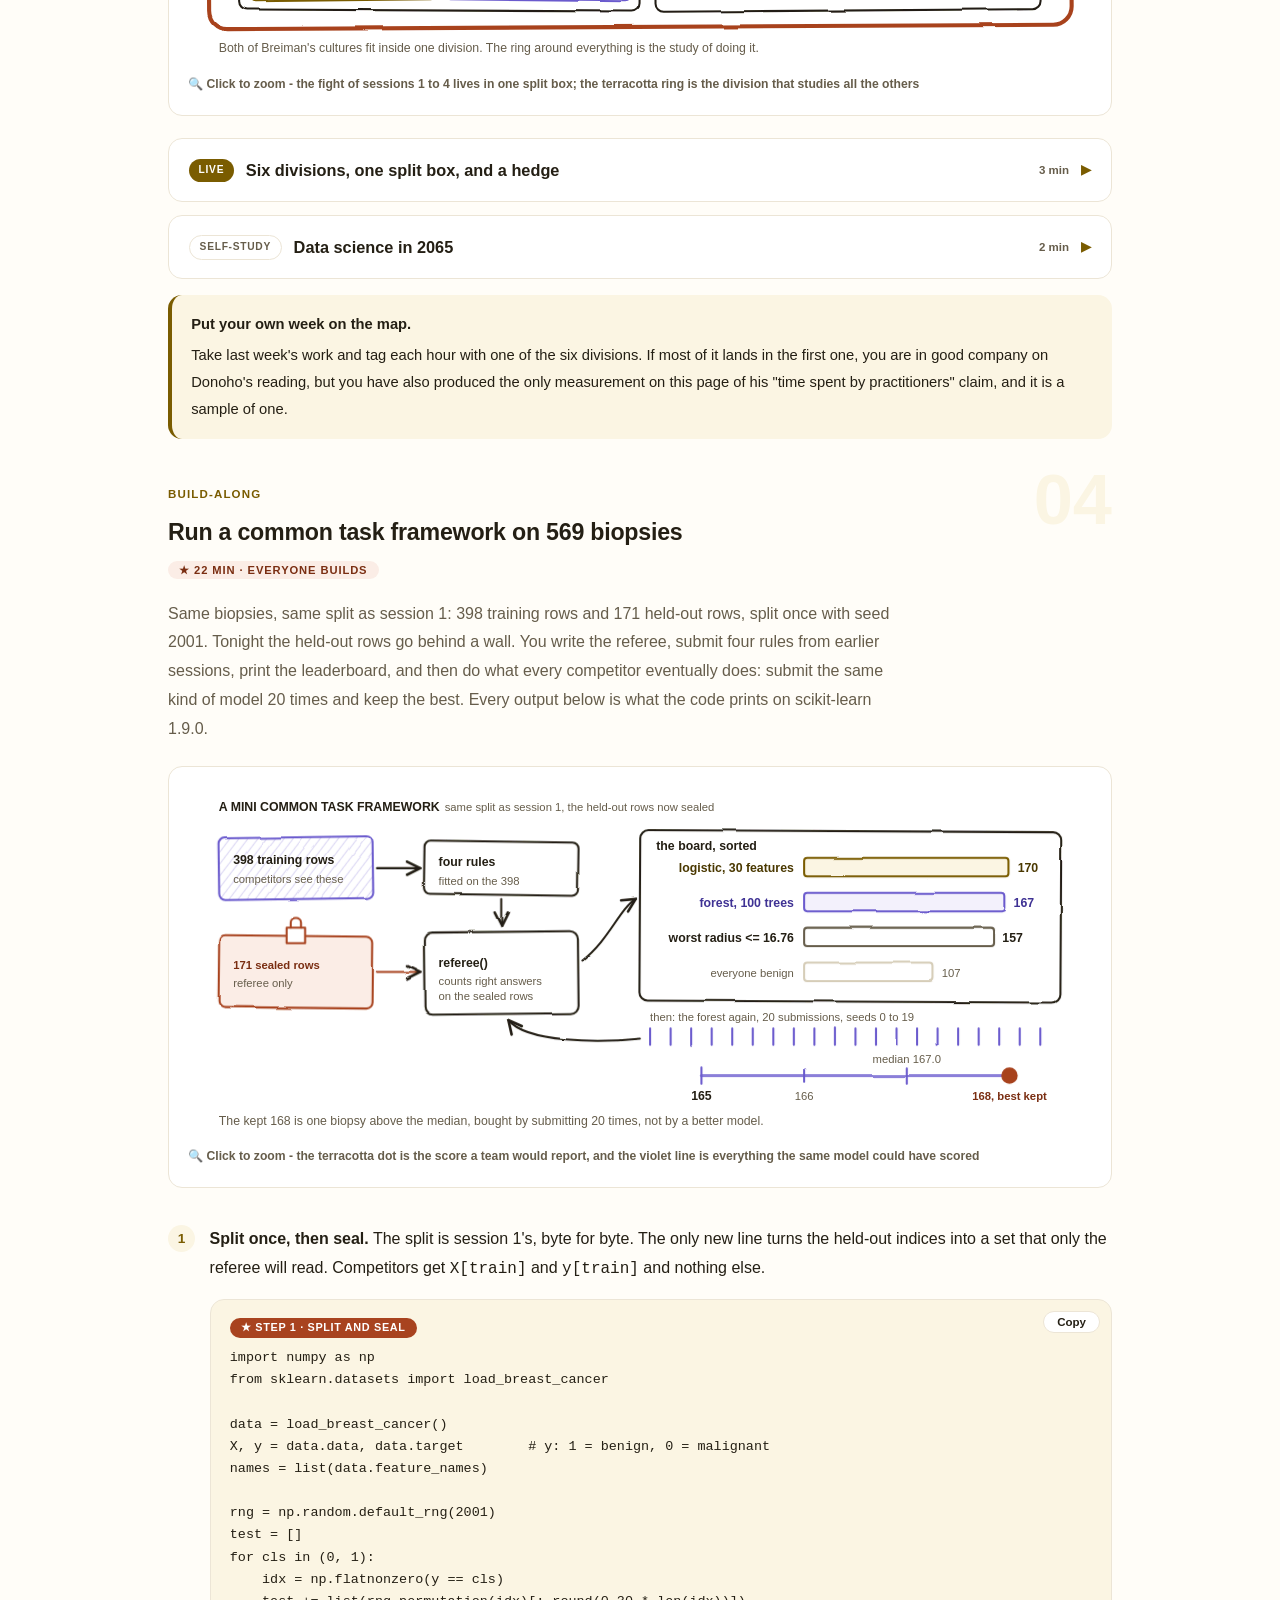
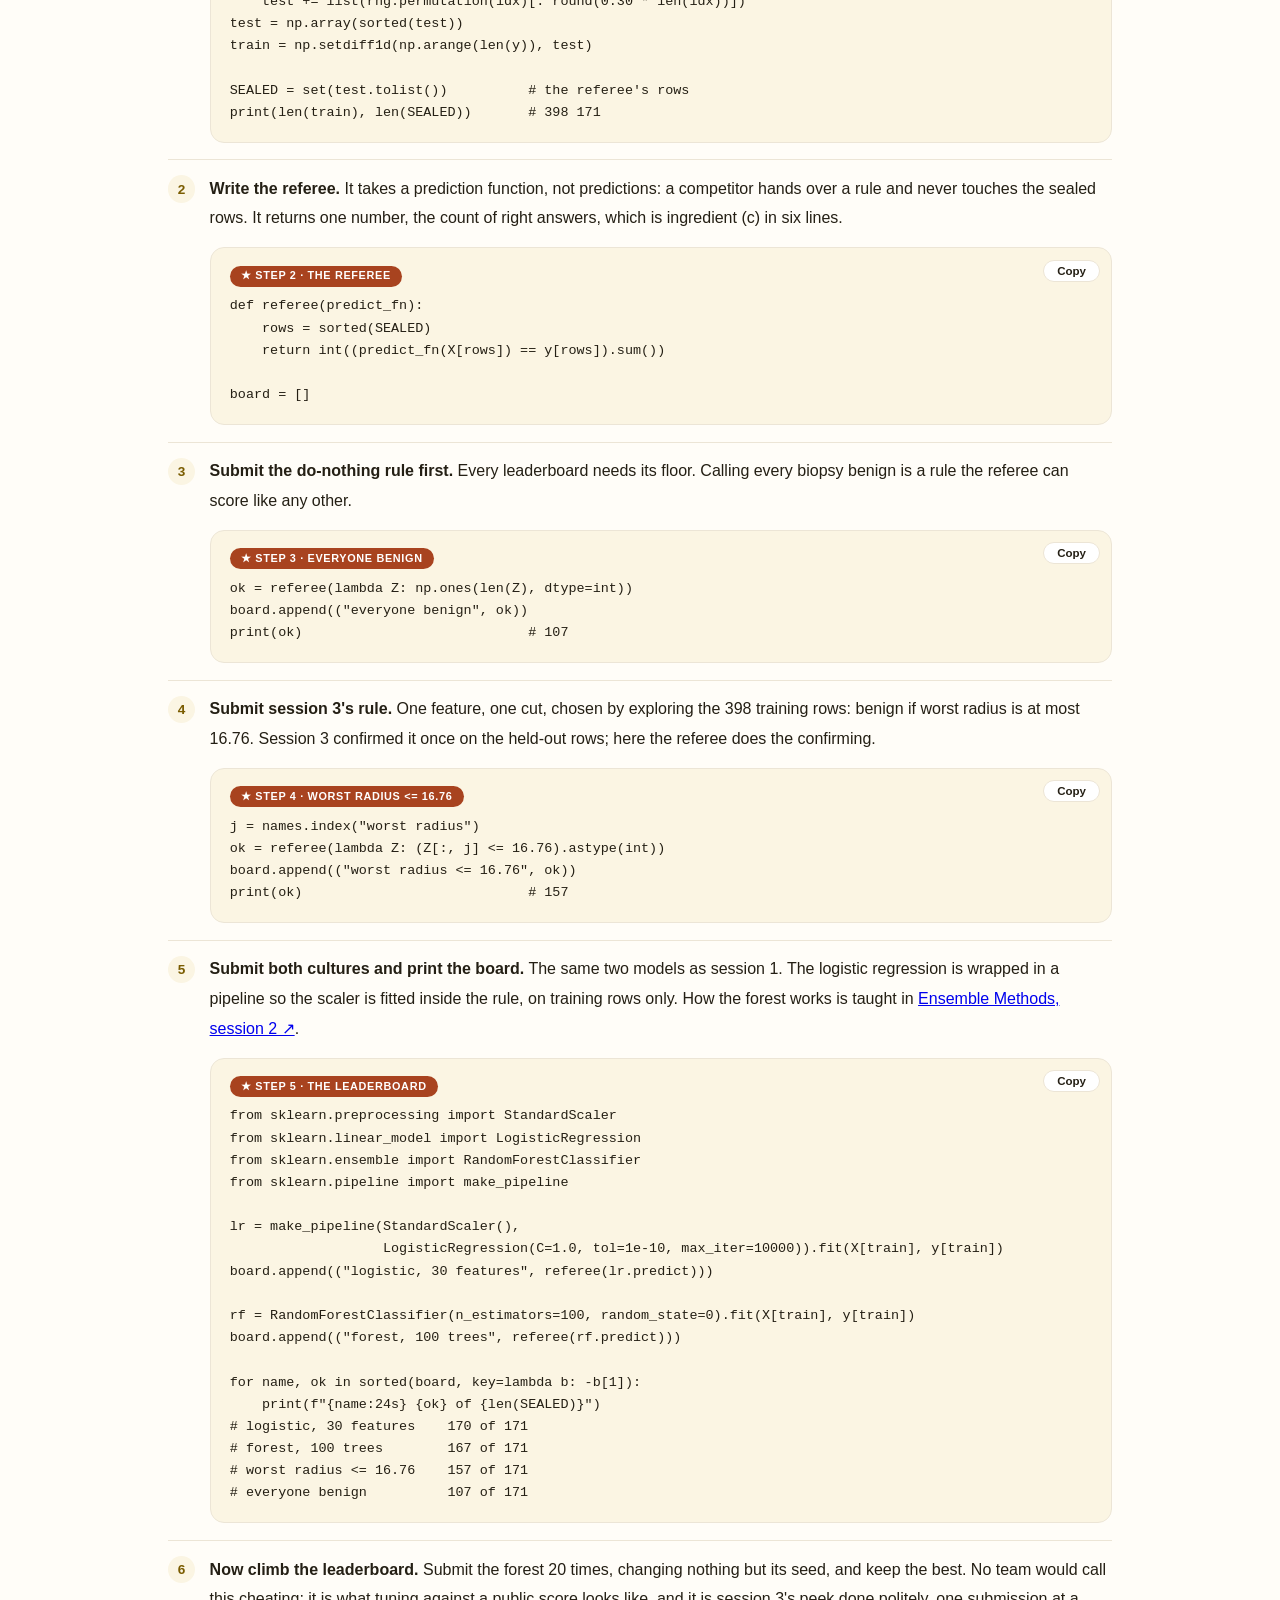
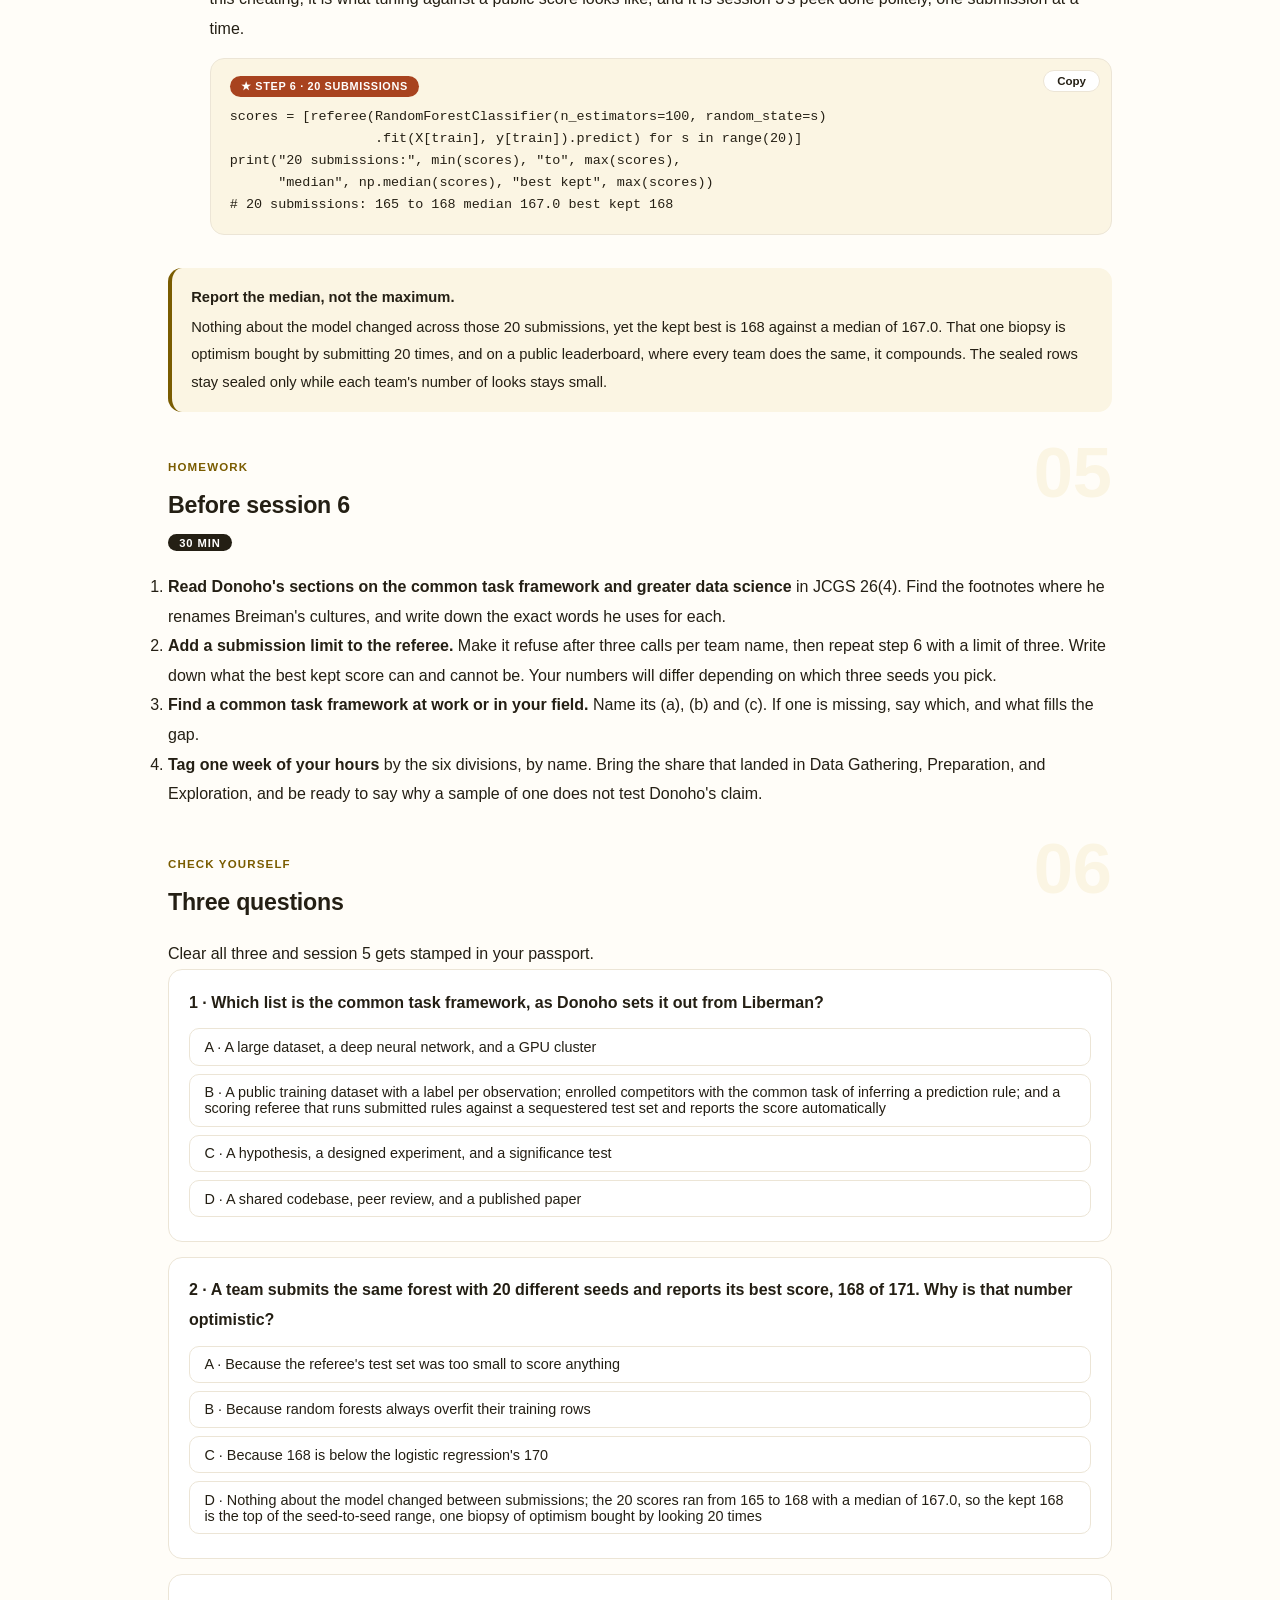
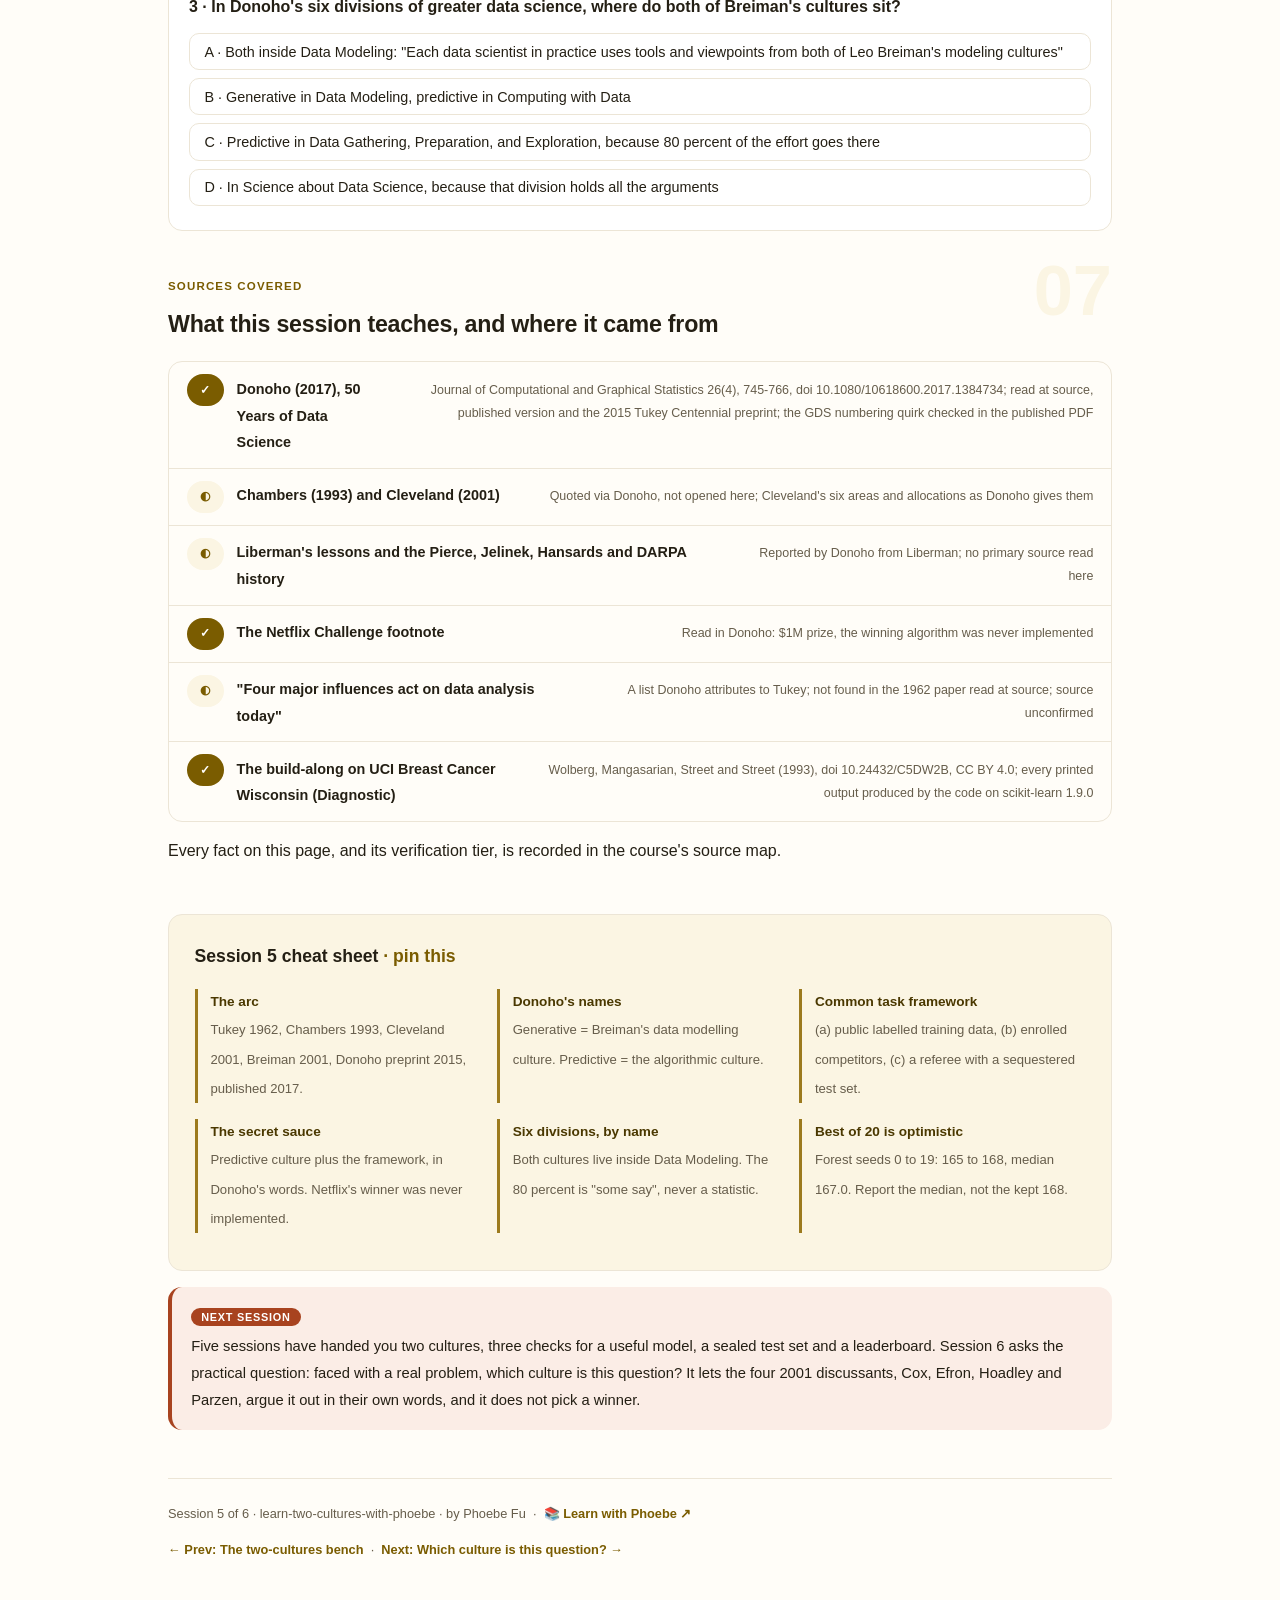
<file: courses/05-fifty-years-of-data-science.html>
<!DOCTYPE html>
<html lang="en">
<head>
<meta charset="UTF-8">
<meta name="viewport" content="width=device-width, initial-scale=1.0">
<!-- social:start -->
<meta name="description" content="Session 5 of 6. David Donoho's 50 Years of Data Science, read from the page: from Tukey 1962 through the exhortations of Chambers, Cleveland and Breiman, to the common task framework he calls the secret sauce of machine learning, and the six divisions of greater data science. Build-along: run a sealed referee and a leaderboard on 569 real biopsies.">
<meta property="og:type" content="article">
<meta property="og:site_name" content="Learn with Phoebe">
<meta property="og:title" content="Fifty years of data science - learn two cultures with phoebe">
<meta property="og:description" content="Session 5 of 6. Donoho 2017 in his own words: a sealed test set, a referee, a leaderboard, and why the kept best of 20 submissions is optimistic. Then build the whole framework on real biopsies.">
<meta property="og:url" content="https://phoebefu6.github.io/learn-two-cultures-with-phoebe/courses/05-fifty-years-of-data-science.html">
<meta property="og:image" content="https://phoebefu6.github.io/learn-two-cultures-with-phoebe/assets/og-cover.png">
<meta property="og:image:width" content="1200">
<meta property="og:image:height" content="630">
<meta name="twitter:card" content="summary_large_image">
<meta name="twitter:title" content="Fifty years of data science - learn two cultures with phoebe">
<meta name="twitter:description" content="Session 5 of 6. Donoho's common task framework, read at source and run on real rows.">
<meta name="twitter:image" content="https://phoebefu6.github.io/learn-two-cultures-with-phoebe/assets/og-cover.png">
<!-- social:end -->
<title>Session 5 · Fifty years of data science - learn two cultures with phoebe</title>
<link rel="stylesheet" href="../assets/style.css?v=22">
</head>
<body>

<div class="toolbar">
  <div class="wrap">
    <span class="crumb"><a href="../index.html">learn-two-cultures-with-phoebe</a> / Session 5 of 6</span>
    <button class="btn" id="toggle-all" type="button">Expand all</button>
    <button class="btn primary" id="zoom-toggle" type="button">Projector zoom: off</button>
  </div>
</div>

<header class="masthead">
  <div class="wrap">
    <div class="eyebrow">Learn The Two Cultures with Phoebe · Session 5 of 6</div>
    <h1>Fifty years of <span class="accent">data science</span></h1>
    <p class="sub">In 2015, for the John Tukey centennial, the statistician David Donoho wrote a history of the field that starts from Tukey's 1962 paper and ends with a forecast for 2065. It was published in 2017 as "50 Years of Data Science". Along the way he reads Breiman's two cultures, renames them, and makes one claim sharper than anything else in the paper: that the real engine of machine learning was never an algorithm. It was a way of organising a contest, with public training data, many competitors, and a referee holding test rows nobody else can see. Tonight we read his argument at source, then build that referee ourselves on the same 569 biopsies and find out what a leaderboard does to the people who climb it.</p>
    <div class="chip-row">
      <span class="chip level">🟠 Advanced</span>
      <span class="chip audience">Leaders and practitioners</span>
      <span class="chip audience">Python, scikit-learn</span>
      <span class="chip time">45 min</span>
    </div>
    <div class="agenda">
      <span class="a1" style="flex:1">0-3 · Welcome</span>
      <span class="a2" style="flex:4">3-18 · Donoho: Tukey to the secret sauce</span>
      <span class="a3" style="flex:5">18-40 · Build-along: run a common task framework</span>
      <span class="a4" style="flex:1">40-45 · Q&amp;A</span>
    </div>
  </div>
</header>

<main class="wrap">

  <section class="section" id="intro">
    <div class="section-kicker">
      <span class="klabel">Part 0</span>
      <h2>Where we start</h2>
    </div>
    <p class="lede">Four sessions in, you have Breiman's two cultures, Box's useful wrong models, Tukey's explore-then-confirm discipline, and a bench that put both cultures on the same rows. Donoho's paper is the one that ties them into a history. It is also the one that names the institution most practitioners live inside without noticing: the shared dataset, the held-back test set, and the leaderboard. As always, <strong style="color:#7A5C00">ochre is the data modelling culture</strong> and <strong style="color:#6A5ACD">violet is the algorithmic culture</strong>; Donoho's own names for them are "generative" and "predictive".</p>

    <div class="legend">
      <span class="pill">🎫 Clear all three quiz questions to stamp your passport</span>
      <span class="pill">Live = presented in the 45 minutes</span>
      <span class="pill">Self-study = the full depth, after class</span>
      <span class="pill">★ Build-along = run the code yourself</span>
    </div>

    <div class="callout win">
      <p><strong>★ What you walk out with tonight.</strong> The fifty-year arc from Tukey to Donoho with the right dates on it; the three ingredients of a common task framework, precisely enough to spot one at work; the six divisions of what Donoho calls greater data science, and where both of Breiman's cultures sit inside them; and a working referee with a sealed test set, a sorted leaderboard, and a measured demonstration of why the best of 20 submissions is not an honest score.</p>
    </div>
  </section>

  <section class="section" id="part-1">
    <div class="section-kicker">
      <span class="klabel">Part 1 · covers the fifty years from Tukey to Donoho</span>
      <h2>From Tukey's paper to Donoho's</h2>
      <span class="tag concept">6 min live</span>
    </div>
    <p class="lede">Donoho's paper was prepared for the Tukey centennial and opens from Tukey's 1962 "The Future of Data Analysis", the paper session 3 read at source. What follows is a chain of statisticians telling their own profession to widen, each in print, each largely ignored. Donoho's twist is his explanation of why the widening finally happened.</p>

    <figure class="zoomable">
      <svg viewBox="0 0 880 250" xmlns="http://www.w3.org/2000/svg" role="img" aria-label="A timeline from 1962 to 2017, drawn to scale. 1962: Tukey, The Future of Data Analysis, marked in terracotta as the starting point. 1993: Chambers, Greater or Lesser Statistics. 2001: Cleveland's action plan with six areas and allocations. 2001: Breiman's two cultures, which Donoho renames generative and predictive. 2015: the Tukey centennial preprint. 2017: the published paper in the Journal of Computational and Graphical Statistics 26(4), 745 to 766. A terracotta arc runs from 2017 back to 1962: the published paper opens from Tukey's.">
        <defs>
          <filter id="s5aSk" x="-3%" y="-3%" width="106%" height="106%"><feTurbulence type="fractalNoise" baseFrequency="0.02" numOctaves="2" seed="51" result="n"/><feDisplacementMap in="SourceGraphic" in2="n" scale="2.4" xChannelSelector="R" yChannelSelector="G"/></filter>
          <pattern id="s5aHc" patternUnits="userSpaceOnUse" width="7" height="7" patternTransform="rotate(-38)"><line x1="0" y1="0" x2="0" y2="7" stroke="#7A5C00" stroke-width="1" opacity=".5"/></pattern>
          <marker id="s5aAr" viewBox="0 0 10 10" refX="9" refY="5" markerWidth="8" markerHeight="8" orient="auto"><path d="M1 1 L9 5 L1 9" fill="none" stroke="#241F14" stroke-width="1.6" stroke-linecap="round"/></marker>
        </defs>
        <style>
          .s5aH { font: 800 12px Inter, sans-serif; fill: #241F14; }
          .s5aL { font: 600 12px Inter, sans-serif; fill: #241F14; }
          .s5aS { font: 400 11px Inter, sans-serif; fill: #665D4B; }
          .s5aB { font: 800 11px Inter, sans-serif; fill: #7A2E12; }
          .s5aO { font: 800 12px Inter, sans-serif; fill: #4A3800; }
          .s5aP { font: 800 12px Inter, sans-serif; fill: #3F3294; }
          .s5aN { font: 400 12px Inter, sans-serif; fill: #665D4B; }
        </style>

        <text class="s5aH" x="30" y="20">FIFTY YEARS, SIX DATES</text>
        <text class="s5aB" x="440" y="20" text-anchor="middle">Donoho 2017 opens from Tukey 1962</text>

        <g filter="url(#s5aSk)" fill="none" stroke="#241F14" stroke-width="2" stroke-linecap="round" stroke-linejoin="round">
          <!-- the arc back to the origin -->
          <path d="M790 50 C640 22 240 22 92 50" stroke="#A8431F" stroke-dasharray="6 5" marker-end="url(#s5aAr)"/>
          <!-- axis -->
          <path d="M60 132 L850 132"/>
          <!-- a paper sheet doodle at the start -->
          <rect x="24" y="118" width="22" height="28" rx="2" transform="rotate(-4 35 132)" fill="#FFFFFF"/>
          <path d="M29 126 L41 126 M29 132 L41 132 M29 138 L37 138" stroke="#665D4B" stroke-width="1.4"/>
          <!-- leaders above -->
          <path d="M85 104 L85 126" stroke="#A8431F"/>
          <path d="M579 104 L579 126"/>
          <path d="M782 104 L782 126"/>
          <!-- leaders below -->
          <path d="M478 138 L478 164"/>
          <path d="M579 138 L579 164" stroke="#8B7FD9"/>
          <path d="M757 138 L757 164"/>
          <!-- nodes -->
          <circle cx="85" cy="132" r="7" fill="#A8431F" stroke="#A8431F"/>
          <circle cx="478" cy="132" r="6" fill="#FFFFFF"/>
          <circle cx="579" cy="132" r="6" fill="url(#s5aHc)"/>
          <circle cx="757" cy="132" r="6" fill="#FFFFFF"/>
          <circle cx="782" cy="132" r="6" fill="#FFFFFF"/>
        </g>

        <text class="s5aB" x="85" y="68">1962 · Tukey</text>
        <text class="s5aL" x="85" y="84">The Future of Data Analysis</text>
        <text class="s5aS" x="85" y="98">where Donoho starts</text>

        <text class="s5aH" x="586" y="68" text-anchor="end">2001 · Cleveland</text>
        <text class="s5aS" x="586" y="84" text-anchor="end">an action plan, six areas</text>
        <text class="s5aS" x="586" y="98" text-anchor="end">with allocations</text>

        <text class="s5aH" x="860" y="68" text-anchor="end">2017 · published</text>
        <text class="s5aS" x="860" y="84" text-anchor="end">JCGS 26(4), 745-766</text>

        <text class="s5aH" x="485" y="180" text-anchor="end">1993 · Chambers</text>
        <text class="s5aS" x="485" y="196" text-anchor="end">Greater or Lesser Statistics</text>
        <text class="s5aS" x="485" y="210" text-anchor="end">an exhortation</text>

        <text class="s5aH" x="572" y="180">2001 · Breiman</text>
        <text class="s5aS" x="572" y="196">renamed by Donoho:</text>
        <text class="s5aO" x="572" y="211">generative</text>
        <text class="s5aP" x="652" y="211">predictive</text>

        <text class="s5aH" x="764" y="180">2015 · preprint</text>
        <text class="s5aS" x="764" y="196">Tukey centennial</text>

        <text class="s5aN" x="30" y="238">Forty years of telling the profession to widen, then one paper explaining why the widening finally happened.</text>
      </svg>
      <figcaption>🔍 Click to zoom - the dates are to scale: three exhortations sit in the last third, and the terracotta arc is Donoho reaching back to 1962</figcaption>
    </figure>

    <details class="card" open>
      <summary><span class="mode live">Live</span>Three exhortations, and why they did not work<span class="mini">4 min</span><span class="caret">▶</span></summary>
      <div class="body">
        <p><strong>Tukey, 1962.</strong> The starting line is a confession, read at source in session 3: "For a long time I have thought I was a statistician, interested in inferences from the particular to the general. But as I have watched mathematical statistics evolve, I have had cause to wonder and to doubt." Data analysis, he argued, was "a science, one defined by a ubiquitous problem rather than by a concrete subject."</p>
        <p><strong>Chambers, 1993.</strong> Chambers' "Greater or Lesser Statistics, A Choice for Future Research" put the choice in its title: widen to everything involved in learning from data, or stay narrow. Quoted here via Donoho.</p>
        <p><strong>Cleveland, 2001.</strong> William Cleveland's "Data Science: An Action Plan for Expanding the Technical Areas of the Field of Statistics" went further and wrote a budget. Six areas, with the share of a department's effort each should get, as Donoho quotes them:</p>
        <ul>
          <li>Multidisciplinary investigations, 25 percent</li>
          <li>Models and methods for data, 20 percent</li>
          <li>Computing with data, 15 percent</li>
          <li>Pedagogy, 15 percent</li>
          <li>Tool evaluation, 5 percent</li>
          <li>Theory, 20 percent</li>
        </ul>
        <p><strong>Breiman, 2001.</strong> The paper sessions 1 to 4 read. Donoho renames the cultures "generative" and "predictive" and says so in footnotes, so when you read him, generative means Breiman's data modelling culture and predictive means the algorithmic one. His reading of the discussion: Cox and Efron objected, Hoadley engaged enthusiastically.</p>
        <p>Donoho's point is that the exhortations had little effect on their own. What made a wider field concrete was code: the S language, then R, then shared workflows that let people actually compute with data rather than be told they should. Keep that in mind for Part 2, because the common task framework is the same kind of explanation: an institution, not an idea, did the work.</p>
      </div>
    </details>

    <details class="card">
      <summary><span class="mode self">Self-study</span>A list Donoho attributes to Tukey, and a lesson in checking quotes<span class="mini">3 min</span><span class="caret">▶</span></summary>
      <div class="body">
        <p>Right after his quotations from Tukey's 1962 paper, Donoho quotes a list that begins "Four major influences act on data analysis today": formal theories, computers and display devices, larger bodies of data, and quantification. It reads like Tukey and sits among genuine Tukey quotations. A full-text search of the whole 1962 paper, pages 1 to 67, read at source for these sessions, does not find it.</p>
        <p>That does not mean Donoho invented it. Tukey wrote a great deal, and the list may come from a later paper. It means the attribution is <em>unconfirmed</em>, so it can be quoted only as "a list Donoho attributes to Tukey". The same paper says "Since John Tukey's coining of the term 'exploratory data analysis' (EDA)"; also true in spirit, but the words "exploratory data analysis" as a named practice are not in the 1962 paper either. They arrive with the 1977 book (reported).</p>
        <p>The professional habit this teaches: a secondary source quoting a primary one is a pointer, not a check. When a quotation matters to your argument, open the primary text, and when you cannot, say which source you are trusting.</p>
      </div>
    </details>

    <div class="callout example">
      <span class="ex-pill">Real world</span>
      <p><strong>A department budget nobody adopted.</strong> Cleveland's 2001 plan is unusual among manifestos because it is a spending plan: a quarter of the effort on multidisciplinary investigations, 15 percent on computing with data, and only 20 percent on theory. Hold it next to what a statistics department of the time taught and you can see why Donoho calls these papers exhortations. They told the field where to go. The fields that went there, he argues, got there by writing software and running contests.</p>
    </div>
  </section>

  <section class="section" id="part-2">
    <div class="section-kicker">
      <span class="klabel">Part 2 · covers the common task framework</span>
      <h2>The secret sauce is a referee</h2>
      <span class="tag concept">5 min live</span>
    </div>
    <p class="lede">The term is Mark Liberman's; Donoho gives it the strongest line in his paper: "It is no exaggeration to say that the combination of a predictive modeling culture together with CTF is the 'secret sauce' of machine learning." And he says the framework "is the single idea from machine learning and data science that is most lacking attention in today's statistical training."</p>

    <figure class="zoomable">
      <svg viewBox="0 0 880 344" xmlns="http://www.w3.org/2000/svg" role="img" aria-label="The common task framework as a machine. On the left, (a) a public training dataset with features and a class label. Arrows run to (b) three competitors at doodled desks, each inferring a prediction rule. Their submissions go into (c) a scoring referee, which runs each rule against a sequestered test set, drawn in terracotta with a lock, that no competitor sees. The referee reports scores automatically to a leaderboard. A dashed arrow loops from the leaderboard back to the competitors: they see the score, tweak and resubmit, so the leaderboard itself becomes a grader people can climb.">
        <defs>
          <filter id="s5bSk" x="-3%" y="-3%" width="106%" height="106%"><feTurbulence type="fractalNoise" baseFrequency="0.02" numOctaves="2" seed="53" result="n"/><feDisplacementMap in="SourceGraphic" in2="n" scale="2.4" xChannelSelector="R" yChannelSelector="G"/></filter>
          <pattern id="s5bHv" patternUnits="userSpaceOnUse" width="7" height="7" patternTransform="rotate(38)"><line x1="0" y1="0" x2="0" y2="7" stroke="#6A5ACD" stroke-width="1" opacity=".5"/></pattern>
          <marker id="s5bAr" viewBox="0 0 10 10" refX="9" refY="5" markerWidth="8" markerHeight="8" orient="auto"><path d="M1 1 L9 5 L1 9" fill="none" stroke="#241F14" stroke-width="1.6" stroke-linecap="round"/></marker>
        </defs>
        <style>
          .s5bH { font: 800 12px Inter, sans-serif; fill: #241F14; }
          .s5bL { font: 600 12px Inter, sans-serif; fill: #241F14; }
          .s5bS { font: 400 11px Inter, sans-serif; fill: #665D4B; }
          .s5bB { font: 800 11px Inter, sans-serif; fill: #7A2E12; }
          .s5bP { font: 800 12px Inter, sans-serif; fill: #3F3294; }
          .s5bN { font: 400 12px Inter, sans-serif; fill: #665D4B; }
        </style>

        <text class="s5bH" x="30" y="24">THE COMMON TASK FRAMEWORK</text>
        <text class="s5bS" x="240" y="24">three ingredients, as Donoho lists them from Liberman</text>

        <g filter="url(#s5bSk)" fill="none" stroke="#241F14" stroke-width="2" stroke-linecap="round" stroke-linejoin="round">
          <!-- (a) training data -->
          <rect x="30" y="90" width="130" height="120" rx="6" transform="rotate(-0.8 95 150)" fill="url(#s5bHv)" stroke="#6A5ACD"/>
          <path d="M164 120 L232 94" marker-end="url(#s5bAr)"/>
          <path d="M164 150 L232 162" marker-end="url(#s5bAr)"/>
          <path d="M164 180 L232 230" marker-end="url(#s5bAr)"/>
          <!-- (b) three desks -->
          <circle cx="265" cy="70" r="8"/>
          <path d="M240 92 L310 92 M248 92 L248 114 M302 92 L302 114 M265 78 L265 92"/>
          <circle cx="265" cy="140" r="8"/>
          <path d="M240 162 L310 162 M248 162 L248 184 M302 162 L302 184 M265 148 L265 162"/>
          <circle cx="265" cy="210" r="8"/>
          <path d="M240 232 L310 232 M248 232 L248 254 M302 232 L302 254 M265 218 L265 232"/>
          <!-- submissions -->
          <path d="M316 92 L424 130" marker-end="url(#s5bAr)"/>
          <path d="M316 162 L424 166" marker-end="url(#s5bAr)"/>
          <path d="M316 232 L424 202" marker-end="url(#s5bAr)"/>
          <!-- (c) referee -->
          <rect x="430" y="90" width="190" height="155" rx="8" transform="rotate(0.4 525 167)" fill="#FFFFFF"/>
          <rect x="444" y="140" width="164" height="70" rx="5" transform="rotate(-0.6 526 175)" fill="#FBEDE6" stroke="#A8431F"/>
          <!-- the lock on the sealed rows -->
          <path d="M517 132 L535 132 L535 147 L517 147 Z" fill="#FFFFFF" stroke="#A8431F"/>
          <path d="M521 132 L521 127 C521 121 531 121 531 127 L531 132" stroke="#A8431F"/>
          <!-- scores out -->
          <path d="M624 168 L676 168" marker-end="url(#s5bAr)"/>
          <!-- leaderboard -->
          <rect x="680" y="90" width="170" height="155" rx="8" transform="rotate(-0.5 765 167)" fill="#F3F1FC" stroke="#6A5ACD"/>
          <path d="M716 134 L830 134 M716 160 L818 160 M716 186 L806 186 M716 212 L790 212" stroke="#8B7FD9"/>
          <!-- the climb -->
          <path d="M765 250 C765 300 300 305 274 262" stroke-dasharray="6 5" marker-end="url(#s5bAr)"/>
        </g>

        <text class="s5bL" x="30" y="66">(a) training data</text>
        <text class="s5bS" x="30" y="80">public, labelled</text>
        <text class="s5bS" x="30" y="230">features + a class label</text>

        <text class="s5bL" x="236" y="54">(b) competitors</text>

        <text class="s5bL" x="430" y="82">(c) scoring referee</text>
        <text class="s5bH" x="525" y="116" text-anchor="middle">runs every submission</text>
        <text class="s5bB" x="526" y="172" text-anchor="middle">sequestered test set</text>
        <text class="s5bS" x="526" y="190" text-anchor="middle">rows no competitor sees</text>
        <text class="s5bS" x="525" y="232" text-anchor="middle">reports the score itself</text>

        <text class="s5bP" x="765" y="116" text-anchor="middle">leaderboard</text>
        <text class="s5bS" x="700" y="138">1</text>
        <text class="s5bS" x="700" y="164">2</text>
        <text class="s5bS" x="700" y="190">3</text>
        <text class="s5bS" x="700" y="216">4</text>

        <text class="s5bS" x="520" y="312" text-anchor="middle">see the score, tweak, resubmit</text>

        <text class="s5bN" x="30" y="334">The leaderboard is itself a grader: resubmit often enough and the scores start to learn the sealed rows.</text>
      </svg>
      <figcaption>🔍 Click to zoom - the terracotta rows are the whole trick: nobody who builds a rule can see them, and the dashed loop is how that protection leaks</figcaption>
    </figure>

    <details class="card">
      <summary><span class="mode live">Live</span>The three ingredients, and Liberman's three lessons<span class="mini">3 min</span><span class="caret">▶</span></summary>
      <div class="body">
        <p>As Donoho sets it out, a common task framework has exactly three parts:</p>
        <ol>
          <li>(a) A publicly available training dataset, with a list of features and a class label for each observation.</li>
          <li>(b) A set of enrolled competitors whose common task is to infer a prediction rule from the training data.</li>
          <li>(c) A scoring referee, to which competitors submit their rules. The referee runs each rule against a test set that is sequestered behind a wall, and reports the score automatically.</li>
        </ol>
        <p>Take away any one and it stops working. Without (a) nobody can enter; without (b) there is no pressure; without (c) every team grades itself, and session 3 showed what a small peek at the confirmatory rows does to a score.</p>
        <p>Liberman's experience, as Donoho reports it, came down to three lessons. Error rates decline by a fixed percentage each year, towards an asymptote. Progress comes from many small improvements, not a breakthrough: "a change of 1% can be a reason to break out the champagne". And shared data gets reused in ways nobody planned.</p>
        <p>What a benchmark score entitles you to claim is its own question, and it belongs to <a href="https://phoebefu6.github.io/learn-ml-epistemology-with-phoebe/courses/a4-what-a-benchmark-licenses.html">ML Epistemology, leader session 4 ↗</a>. Tonight is only the mechanism.</p>
      </div>
    </details>

    <details class="card">
      <summary><span class="mode self">Self-study</span>How the framework was born, as Liberman tells it<span class="mini">2 min</span><span class="caret">▶</span></summary>
      <div class="body">
        <p>This history is reported by Donoho from Liberman, not read at any primary source here, so treat each step as their account. In the 1960s a review led by J. R. Pierce sent US machine translation research "essentially to zero for decades". The way back ran through Jelinek's team at IBM, working from the Canadian Hansards. In the late 1980s DARPA adopted the common task framework for its language research, with NIST as the referee.</p>
        <p>Notice what the story is about. It is not a better algorithm. It is a funding agency deciding that claims would be settled by a shared dataset and a neutral scorer, rather than by whoever wrote the most persuasive paper.</p>
      </div>
    </details>

    <div class="callout example">
      <span class="ex-pill">Real world</span>
      <p><strong>The Netflix Challenge.</strong> A $1M prize run on the three ingredients: shared training data, enrolled teams, and a held-back set scored by the sponsor. Donoho uses it as the framework's best-known public case, and adds a footnote that is the most useful sentence in the section for anyone who sponsors a contest: the winning algorithm was never implemented. A leaderboard can tell you which rule scores best on the sealed rows. It cannot tell you whether that rule is worth running.</p>
    </div>
  </section>

  <section class="section" id="part-3">
    <div class="section-kicker">
      <span class="klabel">Part 3 · covers the six divisions of greater data science</span>
      <h2>A map of the whole field</h2>
      <span class="tag concept">4 min live</span>
    </div>
    <p class="lede">Donoho's answer to "what is data science" is a map with six divisions, which he calls greater data science. Its most useful property for tonight is where it puts the argument of the last four sessions: both of Breiman's cultures fit inside one division, and five others surround them.</p>

    <figure class="zoomable">
      <svg viewBox="0 0 880 332" xmlns="http://www.w3.org/2000/svg" role="img" aria-label="The six divisions of greater data science drawn as a map. A terracotta ring around everything is Science about Data Science. Inside it, a top row of three divisions: Data Gathering, Preparation, and Exploration, marked with Donoho's hedge that some say 80 percent of the effort goes there; Data Representation and Transformation; Computing with Data. A bottom row: Data Modeling, split into an ochre generative half for Breiman's data modelling culture and a violet predictive half for his algorithmic culture, and Data Visualization and Presentation. Small notes record that Donoho's list puts Modeling fourth and Visualization fifth while his section headings swap them.">
        <defs>
          <filter id="s5cSk" x="-3%" y="-3%" width="106%" height="106%"><feTurbulence type="fractalNoise" baseFrequency="0.02" numOctaves="2" seed="57" result="n"/><feDisplacementMap in="SourceGraphic" in2="n" scale="2.4" xChannelSelector="R" yChannelSelector="G"/></filter>
        </defs>
        <style>
          .s5cH { font: 800 12px Inter, sans-serif; fill: #241F14; }
          .s5cL { font: 600 12px Inter, sans-serif; fill: #241F14; }
          .s5cS { font: 400 11px Inter, sans-serif; fill: #665D4B; }
          .s5cB { font: 800 11px Inter, sans-serif; fill: #7A2E12; }
          .s5cO { font: 800 12px Inter, sans-serif; fill: #4A3800; }
          .s5cP { font: 800 12px Inter, sans-serif; fill: #3F3294; }
          .s5cN { font: 400 12px Inter, sans-serif; fill: #665D4B; }
        </style>

        <text class="s5cH" x="30" y="22">GREATER DATA SCIENCE, SIX DIVISIONS</text>
        <text class="s5cS" x="300" y="22">named as Donoho names them; numbers left off on purpose</text>

        <g filter="url(#s5cSk)" fill="none" stroke="#241F14" stroke-width="2" stroke-linecap="round" stroke-linejoin="round">
          <!-- the ring: science about data science -->
          <rect x="20" y="44" width="840" height="252" rx="18" transform="rotate(-0.3 440 170)" stroke="#A8431F" stroke-width="4"/>
          <path d="M34 37 L230 37 L230 55 L34 55 Z" fill="#FFFFFF" stroke="#FFFFFF"/>
          <!-- top row -->
          <rect x="50" y="72" width="250" height="88" rx="8" transform="rotate(-0.5 175 116)" fill="#FFFFFF"/>
          <rect x="315" y="72" width="250" height="88" rx="8" transform="rotate(0.4 440 116)" fill="#FFFFFF"/>
          <rect x="580" y="72" width="250" height="88" rx="8" transform="rotate(-0.4 705 116)" fill="#FFFFFF"/>
          <!-- data modeling, two halves -->
          <rect x="50" y="176" width="390" height="104" rx="8" transform="rotate(0.3 245 228)" fill="#FFFFFF"/>
          <rect x="60" y="208" width="182" height="62" rx="6" transform="rotate(-0.6 151 239)" fill="#FBF5E3" stroke="#7A5C00"/>
          <rect x="250" y="208" width="182" height="62" rx="6" transform="rotate(0.6 341 239)" fill="#F3F1FC" stroke="#6A5ACD"/>
          <!-- visualization -->
          <rect x="455" y="176" width="375" height="104" rx="8" transform="rotate(-0.4 642 228)" fill="#FFFFFF"/>
          <!-- a small bar chart doodle -->
          <path d="M740 266 L812 266 M748 266 L748 244 M764 266 L764 232 M780 266 L780 250 M796 266 L796 224" stroke="#665D4B"/>
        </g>

        <text class="s5cB" x="42" y="50">Science about Data Science</text>

        <text class="s5cL" x="64" y="96">Data Gathering, Preparation,</text>
        <text class="s5cL" x="64" y="112">and Exploration</text>
        <text class="s5cS" x="64" y="140">a hedge: "some say" 80 percent</text>

        <text class="s5cL" x="329" y="96">Data Representation</text>
        <text class="s5cL" x="329" y="112">and Transformation</text>

        <text class="s5cL" x="594" y="96">Computing with Data</text>

        <text class="s5cH" x="64" y="198">Data Modeling</text>
        <text class="s5cS" x="426" y="198" text-anchor="end">list: 4th · heading: GDS5</text>
        <text class="s5cO" x="151" y="236" text-anchor="middle">generative</text>
        <text class="s5cS" x="151" y="254" text-anchor="middle">Breiman's data modelling</text>
        <text class="s5cP" x="341" y="236" text-anchor="middle">predictive</text>
        <text class="s5cS" x="341" y="254" text-anchor="middle">Breiman's algorithmic</text>

        <text class="s5cL" x="471" y="206">Data Visualization and Presentation</text>
        <text class="s5cS" x="471" y="224">list: 5th · heading: GDS4</text>

        <text class="s5cN" x="30" y="320">Both of Breiman's cultures fit inside one division. The ring around everything is the study of doing it.</text>
      </svg>
      <figcaption>🔍 Click to zoom - the fight of sessions 1 to 4 lives in one split box; the terracotta ring is the division that studies all the others</figcaption>
    </figure>

    <details class="card">
      <summary><span class="mode live">Live</span>Six divisions, one split box, and a hedge<span class="mini">3 min</span><span class="caret">▶</span></summary>
      <div class="body">
        <p>The six divisions, by name: Data Gathering, Preparation, and Exploration; Data Representation and Transformation; Computing with Data; Data Modeling; Data Visualization and Presentation; Science about Data Science. Cite them by name, because the published paper numbers them two ways: the list puts Modeling fourth and Visualization fifth, while the section headings that follow read "GDS4: Data Visualization and Presentation" and "GDS5: Data Modeling". Anyone who writes "GDS4" is telling you which of the two they read.</p>
        <p><strong>Data Modeling holds both cultures.</strong> Donoho's sentence: "Each data scientist in practice uses tools and viewpoints from both of Leo Breiman's modeling cultures". In his map the two-cultures argument is a disagreement inside one division, not a split of the field.</p>
        <p><strong>The 80 percent is a hedge.</strong> Under the first division Donoho writes "Some say that 80% of the effort ..." goes into gathering, preparing and exploring data. That is "some say", not a measurement, and it should never be repeated as a statistic. He also claims the first division "is more important than" modeling "as measured using time spent by practitioners", while modeling dominates academic teaching. That is his claim; nothing here measures it.</p>
        <p>His one-line definition, from the conclusion: "data science is the science of learning from data".</p>
      </div>
    </details>

    <details class="card">
      <summary><span class="mode self">Self-study</span>Data science in 2065<span class="mini">2 min</span><span class="caret">▶</span></summary>
      <div class="body">
        <p>Donoho ends with a forecast, and one sentence of it points straight back at Part 2: "Many new common task frameworks will appear; however, the new ones would not always have prediction accuracy for their performance metric."</p>
        <p>Read it with Breiman in mind. The referee's score is where the predictive culture gets its authority, and Donoho expects the score itself to change: a framework could grade something other than accuracy on the sealed rows. What else could a referee grade? Session 6 gives four eminent statisticians' answers from 2001, and they do not agree.</p>
      </div>
    </details>

    <div class="callout tip">
      <p><strong>Put your own week on the map.</strong> Take last week's work and tag each hour with one of the six divisions. If most of it lands in the first one, you are in good company on Donoho's reading, but you have also produced the only measurement on this page of his "time spent by practitioners" claim, and it is a sample of one.</p>
    </div>
  </section>

  <section class="section" id="demo-1">
    <div class="section-kicker">
      <span class="klabel">Build-along</span>
      <h2>Run a common task framework on 569 biopsies</h2>
      <span class="tag demo">★ 22 min · everyone builds</span>
    </div>
    <p class="lede">Same biopsies, same split as session 1: 398 training rows and 171 held-out rows, split once with seed 2001. Tonight the held-out rows go behind a wall. You write the referee, submit four rules from earlier sessions, print the leaderboard, and then do what every competitor eventually does: submit the same kind of model 20 times and keep the best. Every output below is what the code prints on scikit-learn 1.9.0.</p>

    <figure class="zoomable">
      <svg viewBox="0 0 880 340" xmlns="http://www.w3.org/2000/svg" role="img" aria-label="The build-along as a hand-drawn machine. 398 training rows feed four prediction rules. The rules go to a referee function that alone can read 171 sealed rows, drawn in terracotta. The sorted leaderboard: logistic regression on 30 features 170 of 171, forest of 100 trees 167, the worst radius rule at 16.76 157, everyone benign 107. Below, 20 forest submissions with seeds 0 to 19 score from 165 to 168, median 167.0; the best kept is 168, one biopsy above the median, marked in terracotta.">
        <defs>
          <filter id="s5dSk" x="-3%" y="-3%" width="106%" height="106%"><feTurbulence type="fractalNoise" baseFrequency="0.02" numOctaves="2" seed="59" result="n"/><feDisplacementMap in="SourceGraphic" in2="n" scale="2.4" xChannelSelector="R" yChannelSelector="G"/></filter>
          <pattern id="s5dHv" patternUnits="userSpaceOnUse" width="7" height="7" patternTransform="rotate(38)"><line x1="0" y1="0" x2="0" y2="7" stroke="#6A5ACD" stroke-width="1" opacity=".5"/></pattern>
          <marker id="s5dAr" viewBox="0 0 10 10" refX="9" refY="5" markerWidth="8" markerHeight="8" orient="auto"><path d="M1 1 L9 5 L1 9" fill="none" stroke="#241F14" stroke-width="1.6" stroke-linecap="round"/></marker>
        </defs>
        <style>
          .s5dH { font: 800 12px Inter, sans-serif; fill: #241F14; }
          .s5dL { font: 600 12px Inter, sans-serif; fill: #241F14; }
          .s5dS { font: 400 11px Inter, sans-serif; fill: #665D4B; }
          .s5dB { font: 800 11px Inter, sans-serif; fill: #7A2E12; }
          .s5dO { font: 800 12px Inter, sans-serif; fill: #4A3800; }
          .s5dP { font: 800 12px Inter, sans-serif; fill: #3F3294; }
          .s5dN { font: 400 12px Inter, sans-serif; fill: #665D4B; }
        </style>

        <text class="s5dH" x="30" y="24">A MINI COMMON TASK FRAMEWORK</text>
        <text class="s5dS" x="250" y="24">same split as session 1, the held-out rows now sealed</text>

        <g filter="url(#s5dSk)" fill="none" stroke="#241F14" stroke-width="2" stroke-linecap="round" stroke-linejoin="round">
          <!-- training rows -->
          <rect x="30" y="50" width="150" height="60" rx="6" transform="rotate(-0.8 105 80)" fill="url(#s5dHv)" stroke="#6A5ACD"/>
          <path d="M184 80 L226 80" marker-end="url(#s5dAr)"/>
          <!-- four rules -->
          <rect x="230" y="54" width="150" height="52" rx="6" transform="rotate(0.8 305 80)" fill="#FFFFFF"/>
          <path d="M305 110 L305 136" marker-end="url(#s5dAr)"/>
          <!-- sealed rows -->
          <rect x="30" y="146" width="150" height="70" rx="6" transform="rotate(0.6 105 181)" fill="#FBEDE6" stroke="#A8431F"/>
          <path d="M96 138 L114 138 L114 153 L96 153 Z" fill="#FFFFFF" stroke="#A8431F"/>
          <path d="M100 138 L100 133 C100 127 110 127 110 133 L110 138" stroke="#A8431F"/>
          <path d="M184 181 L226 181" stroke="#A8431F" marker-end="url(#s5dAr)"/>
          <!-- referee -->
          <rect x="230" y="142" width="150" height="80" rx="8" transform="rotate(-0.6 305 182)" fill="#FFFFFF"/>
          <path d="M384 170 C410 150 420 120 436 110" marker-end="url(#s5dAr)"/>
          <!-- leaderboard panel -->
          <rect x="440" y="44" width="410" height="166" rx="8" transform="rotate(0.3 645 127)" fill="#FFFFFF"/>
          <rect x="600" y="70" width="199" height="18" rx="3" fill="#FBF5E3" stroke="#7A5C00"/>
          <rect x="600" y="104" width="195" height="18" rx="3" fill="#F3F1FC" stroke="#6A5ACD"/>
          <rect x="600" y="138" width="184" height="18" rx="3" fill="#FFFFFF" stroke="#665D4B"/>
          <rect x="600" y="172" width="125" height="18" rx="3" fill="#FFFFFF" stroke="#D6CDB8"/>
          <!-- 20 submissions -->
          <path d="M450 236 L450 252 M470 236 L470 252 M490 236 L490 252 M510 236 L510 252 M530 236 L530 252 M550 236 L550 252 M570 236 L570 252 M590 236 L590 252 M610 236 L610 252 M630 236 L630 252 M650 236 L650 252 M670 236 L670 252 M690 236 L690 252 M710 236 L710 252 M730 236 L730 252 M750 236 L750 252 M770 236 L770 252 M790 236 L790 252 M810 236 L810 252 M830 236 L830 252" stroke="#6A5ACD"/>
          <path d="M440 246 C400 250 330 250 312 228" marker-end="url(#s5dAr)"/>
          <!-- the range 165 to 168 -->
          <path d="M500 282 L800 282" stroke="#8B7FD9" stroke-width="3"/>
          <path d="M500 274 L500 290 M600 276 L600 288 M700 274 L700 290" stroke="#6A5ACD"/>
          <circle cx="800" cy="282" r="7" fill="#A8431F" stroke="#A8431F"/>
        </g>

        <text class="s5dL" x="44" y="76">398 training rows</text>
        <text class="s5dS" x="44" y="94">competitors see these</text>
        <text class="s5dL" x="244" y="78">four rules</text>
        <text class="s5dS" x="244" y="96">fitted on the 398</text>
        <text class="s5dB" x="44" y="178">171 sealed rows</text>
        <text class="s5dS" x="44" y="196">referee only</text>
        <text class="s5dL" x="244" y="176">referee()</text>
        <text class="s5dS" x="244" y="194">counts right answers</text>
        <text class="s5dS" x="244" y="208">on the sealed rows</text>

        <text class="s5dH" x="456" y="62">the board, sorted</text>
        <text class="s5dO" x="590" y="84" text-anchor="end">logistic, 30 features</text>
        <text class="s5dP" x="590" y="118" text-anchor="end">forest, 100 trees</text>
        <text class="s5dL" x="590" y="152" text-anchor="end">worst radius &lt;= 16.76</text>
        <text class="s5dS" x="590" y="186" text-anchor="end">everyone benign</text>
        <text class="s5dO" x="808" y="84">170</text>
        <text class="s5dP" x="804" y="118">167</text>
        <text class="s5dL" x="793" y="152">157</text>
        <text class="s5dS" x="734" y="186">107</text>

        <text class="s5dS" x="450" y="229">then: the forest again, 20 submissions, seeds 0 to 19</text>
        <text class="s5dS" x="700" y="270" text-anchor="middle">median 167.0</text>
        <text class="s5dL" x="500" y="306" text-anchor="middle">165</text>
        <text class="s5dS" x="600" y="306" text-anchor="middle">166</text>
        <text class="s5dB" x="800" y="306" text-anchor="middle">168, best kept</text>

        <text class="s5dN" x="30" y="330">The kept 168 is one biopsy above the median, bought by submitting 20 times, not by a better model.</text>
      </svg>
      <figcaption>🔍 Click to zoom - the terracotta dot is the score a team would report, and the violet line is everything the same model could have scored</figcaption>
    </figure>

    <div class="steps">
      <div class="step">
        <p><strong>Split once, then seal.</strong> The split is session 1's, byte for byte. The only new line turns the held-out indices into a set that only the referee will read. Competitors get <code>X[train]</code> and <code>y[train]</code> and nothing else.</p>
        <div class="prompt-box good"><span class="label">★ Step 1 · split and seal</span>import numpy as np
from sklearn.datasets import load_breast_cancer

data = load_breast_cancer()
X, y = data.data, data.target        # y: 1 = benign, 0 = malignant
names = list(data.feature_names)

rng = np.random.default_rng(2001)
test = []
for cls in (0, 1):
    idx = np.flatnonzero(y == cls)
    test += list(rng.permutation(idx)[: round(0.30 * len(idx))])
test = np.array(sorted(test))
train = np.setdiff1d(np.arange(len(y)), test)

SEALED = set(test.tolist())          # the referee's rows
print(len(train), len(SEALED))       # 398 171</div>
      </div>
      <div class="step">
        <p><strong>Write the referee.</strong> It takes a prediction function, not predictions: a competitor hands over a rule and never touches the sealed rows. It returns one number, the count of right answers, which is ingredient (c) in six lines.</p>
        <div class="prompt-box good"><span class="label">★ Step 2 · the referee</span>def referee(predict_fn):
    rows = sorted(SEALED)
    return int((predict_fn(X[rows]) == y[rows]).sum())

board = []</div>
      </div>
      <div class="step">
        <p><strong>Submit the do-nothing rule first.</strong> Every leaderboard needs its floor. Calling every biopsy benign is a rule the referee can score like any other.</p>
        <div class="prompt-box good"><span class="label">★ Step 3 · everyone benign</span>ok = referee(lambda Z: np.ones(len(Z), dtype=int))
board.append(("everyone benign", ok))
print(ok)                            # 107</div>
      </div>
      <div class="step">
        <p><strong>Submit session 3's rule.</strong> One feature, one cut, chosen by exploring the 398 training rows: benign if worst radius is at most 16.76. Session 3 confirmed it once on the held-out rows; here the referee does the confirming.</p>
        <div class="prompt-box good"><span class="label">★ Step 4 · worst radius &lt;= 16.76</span>j = names.index("worst radius")
ok = referee(lambda Z: (Z[:, j] &lt;= 16.76).astype(int))
board.append(("worst radius &lt;= 16.76", ok))
print(ok)                            # 157</div>
      </div>
      <div class="step">
        <p><strong>Submit both cultures and print the board.</strong> The same two models as session 1. The logistic regression is wrapped in a pipeline so the scaler is fitted inside the rule, on training rows only. How the forest works is taught in <a href="https://phoebefu6.github.io/learn-ensemble-methods-with-phoebe/courses/02-random-forests.html">Ensemble Methods, session 2 ↗</a>.</p>
        <div class="prompt-box good"><span class="label">★ Step 5 · the leaderboard</span>from sklearn.preprocessing import StandardScaler
from sklearn.linear_model import LogisticRegression
from sklearn.ensemble import RandomForestClassifier
from sklearn.pipeline import make_pipeline

lr = make_pipeline(StandardScaler(),
                   LogisticRegression(C=1.0, tol=1e-10, max_iter=10000)).fit(X[train], y[train])
board.append(("logistic, 30 features", referee(lr.predict)))

rf = RandomForestClassifier(n_estimators=100, random_state=0).fit(X[train], y[train])
board.append(("forest, 100 trees", referee(rf.predict)))

for name, ok in sorted(board, key=lambda b: -b[1]):
    print(f"{name:24s} {ok} of {len(SEALED)}")
# logistic, 30 features    170 of 171
# forest, 100 trees        167 of 171
# worst radius &lt;= 16.76    157 of 171
# everyone benign          107 of 171</div>
      </div>
      <div class="step">
        <p><strong>Now climb the leaderboard.</strong> Submit the forest 20 times, changing nothing but its seed, and keep the best. No team would call this cheating; it is what tuning against a public score looks like, and it is session 3's peek done politely, one submission at a time.</p>
        <div class="prompt-box good"><span class="label">★ Step 6 · 20 submissions</span>scores = [referee(RandomForestClassifier(n_estimators=100, random_state=s)
                  .fit(X[train], y[train]).predict) for s in range(20)]
print("20 submissions:", min(scores), "to", max(scores),
      "median", np.median(scores), "best kept", max(scores))
# 20 submissions: 165 to 168 median 167.0 best kept 168</div>
      </div>
    </div>

    <div class="callout tip">
      <p><strong>Report the median, not the maximum.</strong> Nothing about the model changed across those 20 submissions, yet the kept best is 168 against a median of 167.0. That one biopsy is optimism bought by submitting 20 times, and on a public leaderboard, where every team does the same, it compounds. The sealed rows stay sealed only while each team's number of looks stays small.</p>
    </div>
  </section>

  <section class="section" id="exercise">
    <div class="section-kicker">
      <span class="klabel">Homework</span>
      <h2>Before session 6</h2>
      <span class="tag exercise">30 min</span>
    </div>
    <ol>
      <li><strong>Read Donoho's sections on the common task framework and greater data science</strong> in JCGS 26(4). Find the footnotes where he renames Breiman's cultures, and write down the exact words he uses for each.</li>
      <li><strong>Add a submission limit to the referee.</strong> Make it refuse after three calls per team name, then repeat step 6 with a limit of three. Write down what the best kept score can and cannot be. Your numbers will differ depending on which three seeds you pick.</li>
      <li><strong>Find a common task framework at work or in your field.</strong> Name its (a), (b) and (c). If one is missing, say which, and what fills the gap.</li>
      <li><strong>Tag one week of your hours</strong> by the six divisions, by name. Bring the share that landed in Data Gathering, Preparation, and Exploration, and be ready to say why a sample of one does not test Donoho's claim.</li>
    </ol>
  </section>

  <section class="section" id="quiz">
    <div class="section-kicker">
      <span class="klabel">Check yourself</span>
      <h2>Three questions</h2>
    </div>
    <p>Clear all three and session 5 gets stamped in your passport.</p>

    <div class="quiz-q" data-answer="1">
      <p class="qtext">1 · Which list is the common task framework, as Donoho sets it out from Liberman?</p>
      <button class="qopt" type="button">A · A large dataset, a deep neural network, and a GPU cluster</button>
      <button class="qopt" type="button">B · A public training dataset with a label per observation; enrolled competitors with the common task of inferring a prediction rule; and a scoring referee that runs submitted rules against a sequestered test set and reports the score automatically</button>
      <button class="qopt" type="button">C · A hypothesis, a designed experiment, and a significance test</button>
      <button class="qopt" type="button">D · A shared codebase, peer review, and a published paper</button>
      <p class="qwhy">The three ingredients are institutional, not algorithmic. Remove the sequestered test set and every team grades itself; remove the public training data and nobody can enter. Donoho calls the pairing of this framework with the predictive culture the "secret sauce" of machine learning.</p>
    </div>

    <div class="quiz-q" data-answer="3">
      <p class="qtext">2 · A team submits the same forest with 20 different seeds and reports its best score, 168 of 171. Why is that number optimistic?</p>
      <button class="qopt" type="button">A · Because the referee's test set was too small to score anything</button>
      <button class="qopt" type="button">B · Because random forests always overfit their training rows</button>
      <button class="qopt" type="button">C · Because 168 is below the logistic regression's 170</button>
      <button class="qopt" type="button">D · Nothing about the model changed between submissions; the 20 scores ran from 165 to 168 with a median of 167.0, so the kept 168 is the top of the seed-to-seed range, one biopsy of optimism bought by looking 20 times</button>
      <p class="qwhy">Choosing the best of many looks at the sealed rows turns the referee into part of the training loop. The honest report is the median, or better, a fresh sealed set the team has never scored against.</p>
    </div>

    <div class="quiz-q" data-answer="0">
      <p class="qtext">3 · In Donoho's six divisions of greater data science, where do both of Breiman's cultures sit?</p>
      <button class="qopt" type="button">A · Both inside Data Modeling: "Each data scientist in practice uses tools and viewpoints from both of Leo Breiman's modeling cultures"</button>
      <button class="qopt" type="button">B · Generative in Data Modeling, predictive in Computing with Data</button>
      <button class="qopt" type="button">C · Predictive in Data Gathering, Preparation, and Exploration, because 80 percent of the effort goes there</button>
      <button class="qopt" type="button">D · In Science about Data Science, because that division holds all the arguments</button>
      <p class="qwhy">The two-cultures argument is a disagreement inside one division, not a split of the field. And the 80 percent is Donoho's "some say", a hedge, never a measurement.</p>
    </div>

    <p class="quiz-score"></p>
  </section>

  <section class="section" id="official">
    <div class="section-kicker">
      <span class="klabel">Sources covered</span>
      <h2>What this session teaches, and where it came from</h2>
    </div>
    <div class="covered">
      <div class="covered-row"><span class="status pill solid">✓</span><span class="name">Donoho (2017), 50 Years of Data Science</span><span class="note">Journal of Computational and Graphical Statistics 26(4), 745-766, doi 10.1080/10618600.2017.1384734; read at source, published version and the 2015 Tukey Centennial preprint; the GDS numbering quirk checked in the published PDF</span></div>
      <div class="covered-row"><span class="status pill light">◐</span><span class="name">Chambers (1993) and Cleveland (2001)</span><span class="note">Quoted via Donoho, not opened here; Cleveland's six areas and allocations as Donoho gives them</span></div>
      <div class="covered-row"><span class="status pill light">◐</span><span class="name">Liberman's lessons and the Pierce, Jelinek, Hansards and DARPA history</span><span class="note">Reported by Donoho from Liberman; no primary source read here</span></div>
      <div class="covered-row"><span class="status pill solid">✓</span><span class="name">The Netflix Challenge footnote</span><span class="note">Read in Donoho: $1M prize, the winning algorithm was never implemented</span></div>
      <div class="covered-row"><span class="status pill light">◐</span><span class="name">"Four major influences act on data analysis today"</span><span class="note">A list Donoho attributes to Tukey; not found in the 1962 paper read at source; source unconfirmed</span></div>
      <div class="covered-row"><span class="status pill solid">✓</span><span class="name">The build-along on UCI Breast Cancer Wisconsin (Diagnostic)</span><span class="note">Wolberg, Mangasarian, Street and Street (1993), doi 10.24432/C5DW2B, CC BY 4.0; every printed output produced by the code on scikit-learn 1.9.0</span></div>
    </div>
    <p class="mono" style="margin-top:14px">Every fact on this page, and its verification tier, is recorded in the course's source map.</p>
  </section>

  <section class="cheat" id="cheatsheet">
    <h3>Session 5 cheat sheet <span>· pin this</span></h3>
    <div class="grid-2">
      <div class="cheat-item"><b>The arc</b><span>Tukey 1962, Chambers 1993, Cleveland 2001, Breiman 2001, Donoho preprint 2015, published 2017.</span></div>
      <div class="cheat-item"><b>Donoho's names</b><span>Generative = Breiman's data modelling culture. Predictive = the algorithmic culture.</span></div>
      <div class="cheat-item"><b>Common task framework</b><span>(a) public labelled training data, (b) enrolled competitors, (c) a referee with a sequestered test set.</span></div>
      <div class="cheat-item"><b>The secret sauce</b><span>Predictive culture plus the framework, in Donoho's words. Netflix's winner was never implemented.</span></div>
      <div class="cheat-item"><b>Six divisions, by name</b><span>Both cultures live inside Data Modeling. The 80 percent is "some say", never a statistic.</span></div>
      <div class="cheat-item"><b>Best of 20 is optimistic</b><span>Forest seeds 0 to 19: 165 to 168, median 167.0. Report the median, not the kept 168.</span></div>
    </div>
  </section>

  <div class="callout next">
    <span class="nx-pill">Next session</span>
    <p>Five sessions have handed you two cultures, three checks for a useful model, a sealed test set and a leaderboard. Session 6 asks the practical question: faced with a real problem, which culture is this question? It lets the four 2001 discussants, Cox, Efron, Hoadley and Parzen, argue it out in their own words, and it does not pick a winner.</p>
  </div>

  <footer class="pagefoot">
    <span>Session 5 of 6 · learn-two-cultures-with-phoebe · by Phoebe Fu &nbsp;·&nbsp; 📚 <a href="https://phoebefu6.github.io/learn-with-phoebe/">Learn with Phoebe ↗</a></span>
    <span><a href="04-the-two-cultures-bench.html">← Prev: The two-cultures bench</a> &nbsp;·&nbsp; <a href="06-which-culture-is-this-question.html">Next: Which culture is this question? →</a></span>
  </footer>

</main>

<script src="../assets/app.js?v=20"></script>
</body>
</html>
</file>
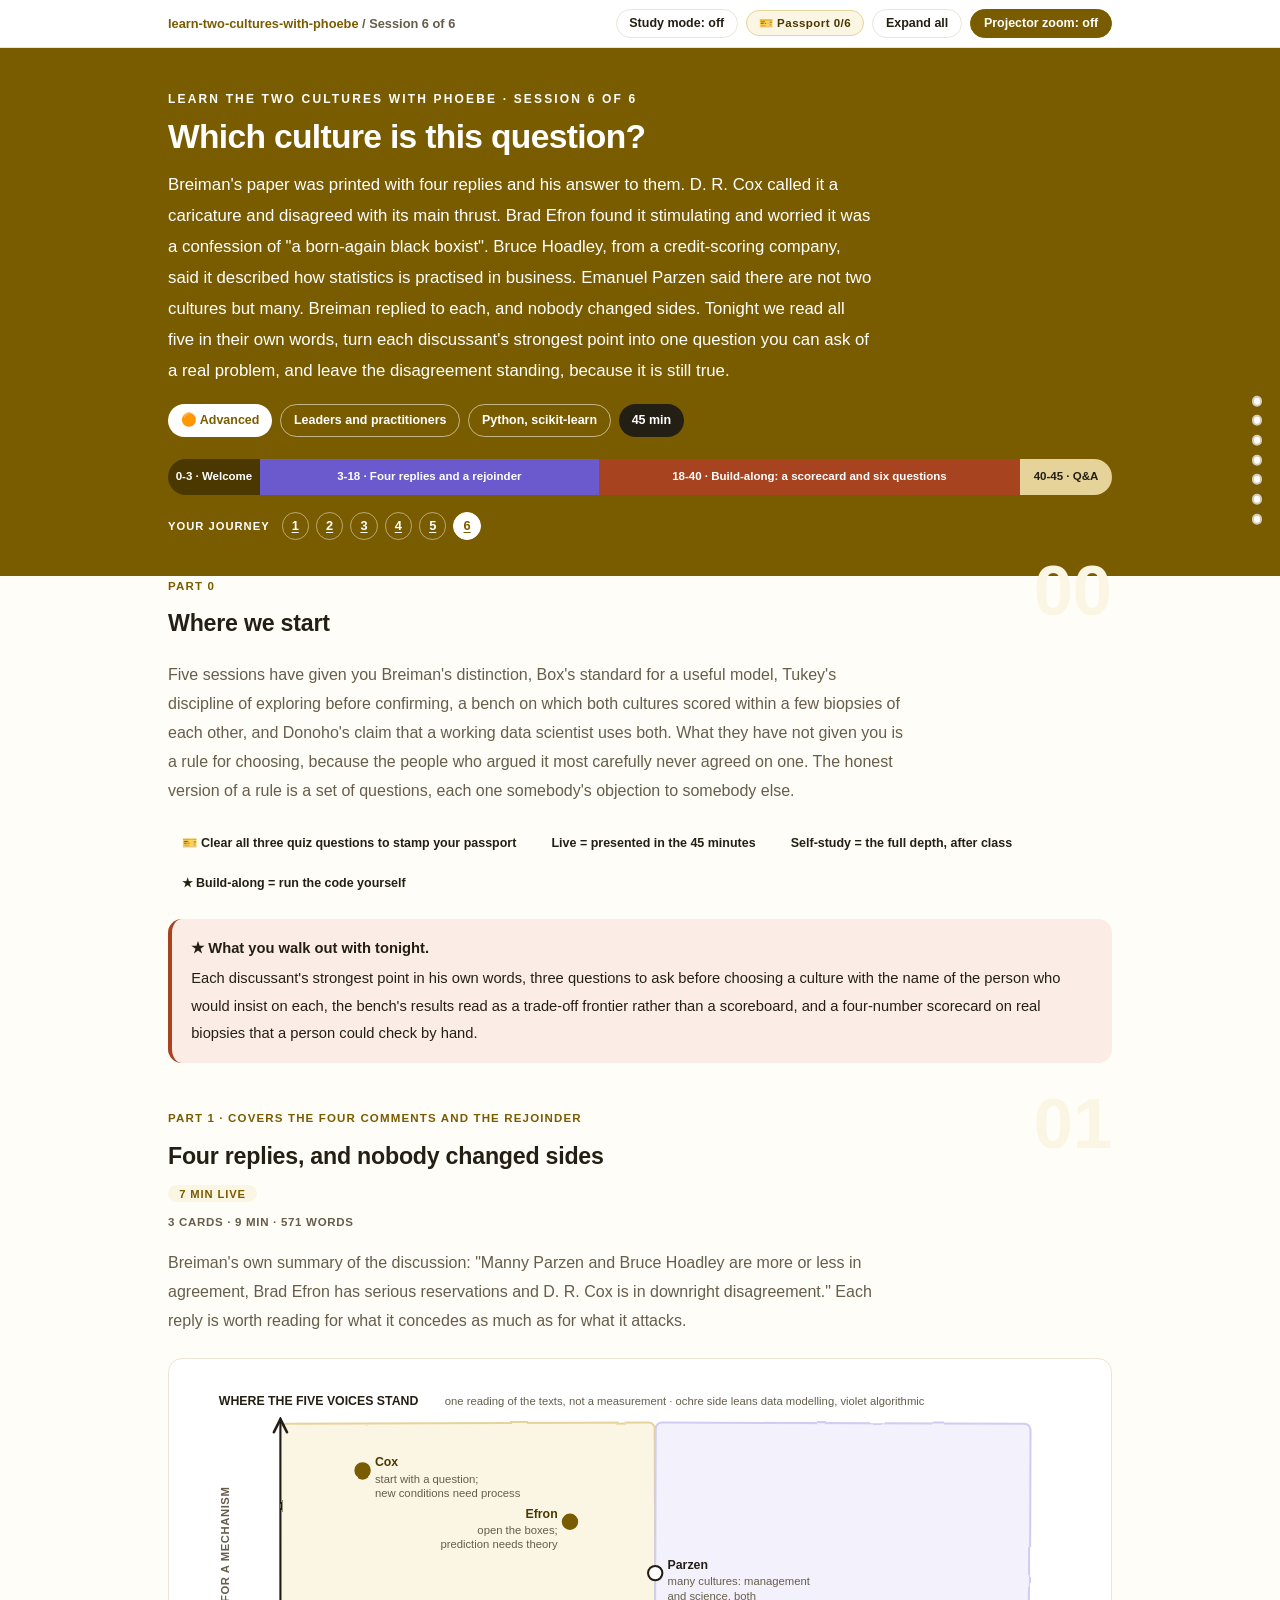
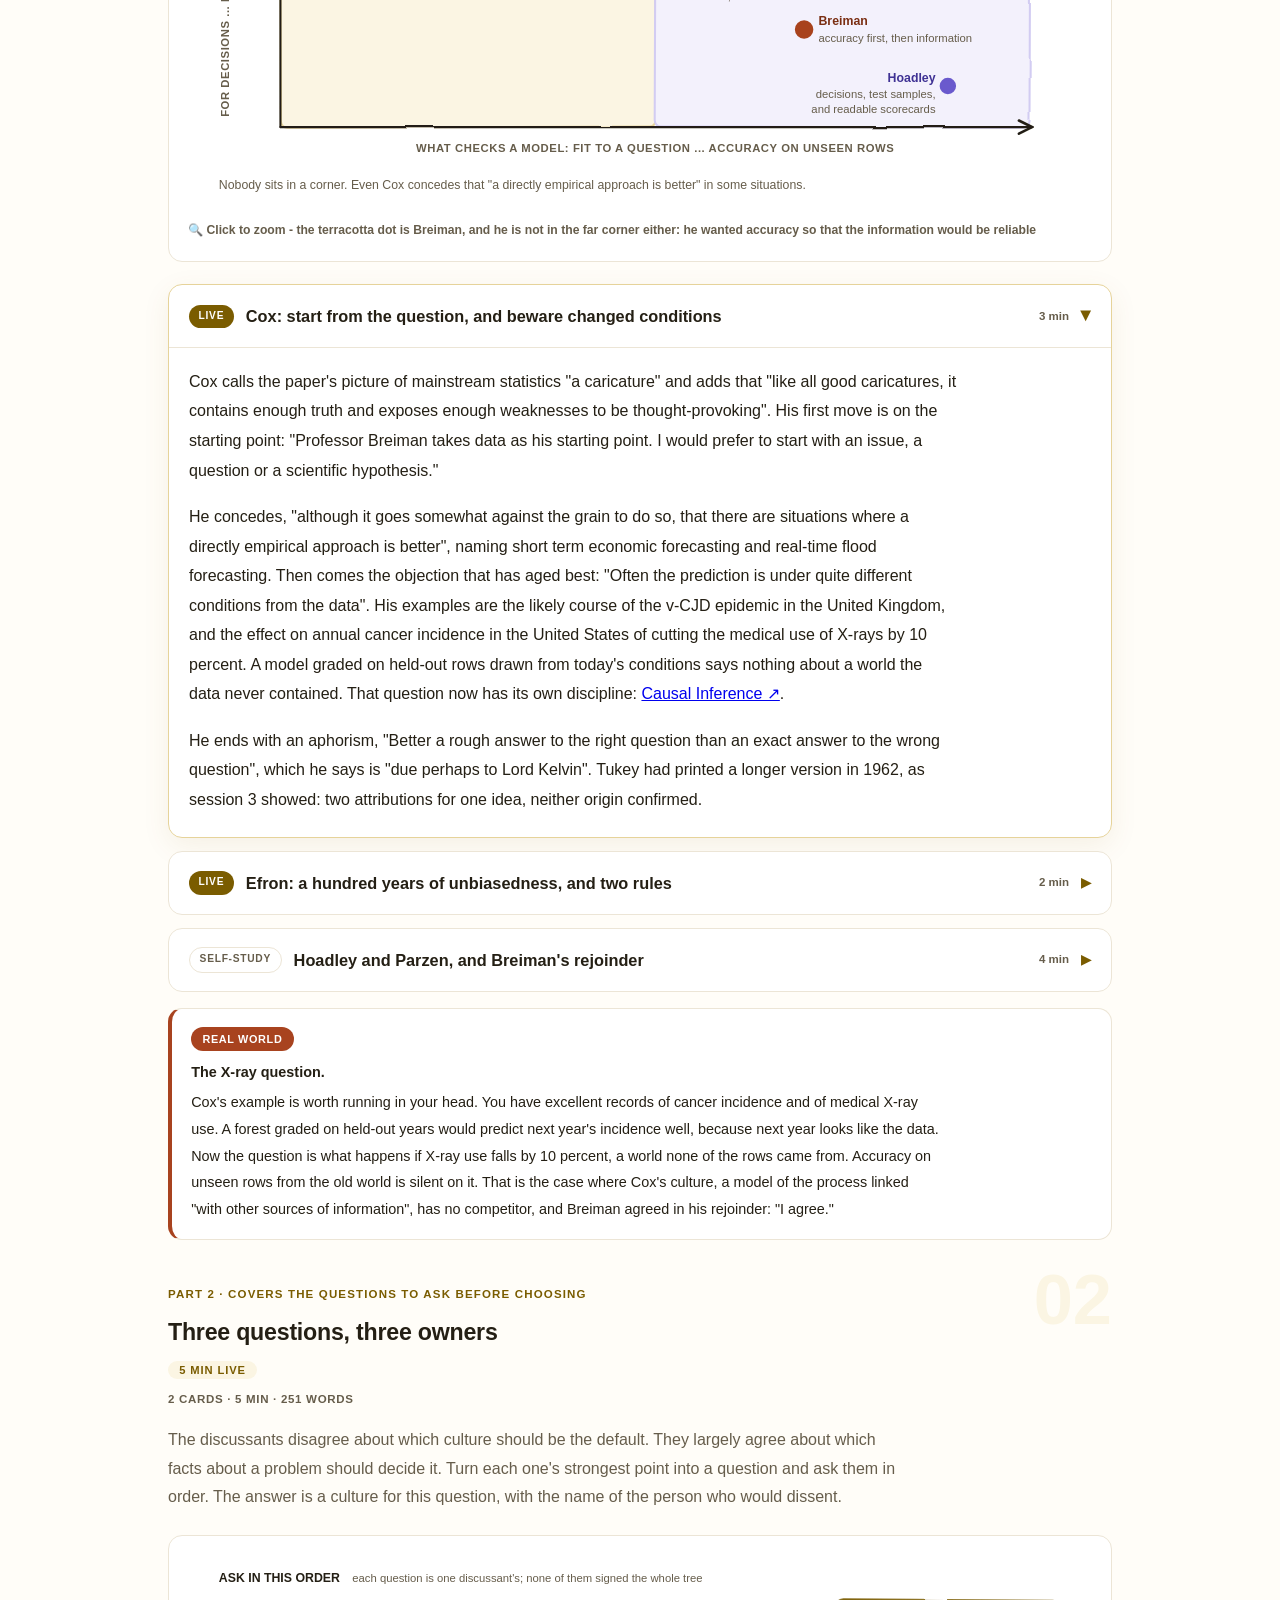
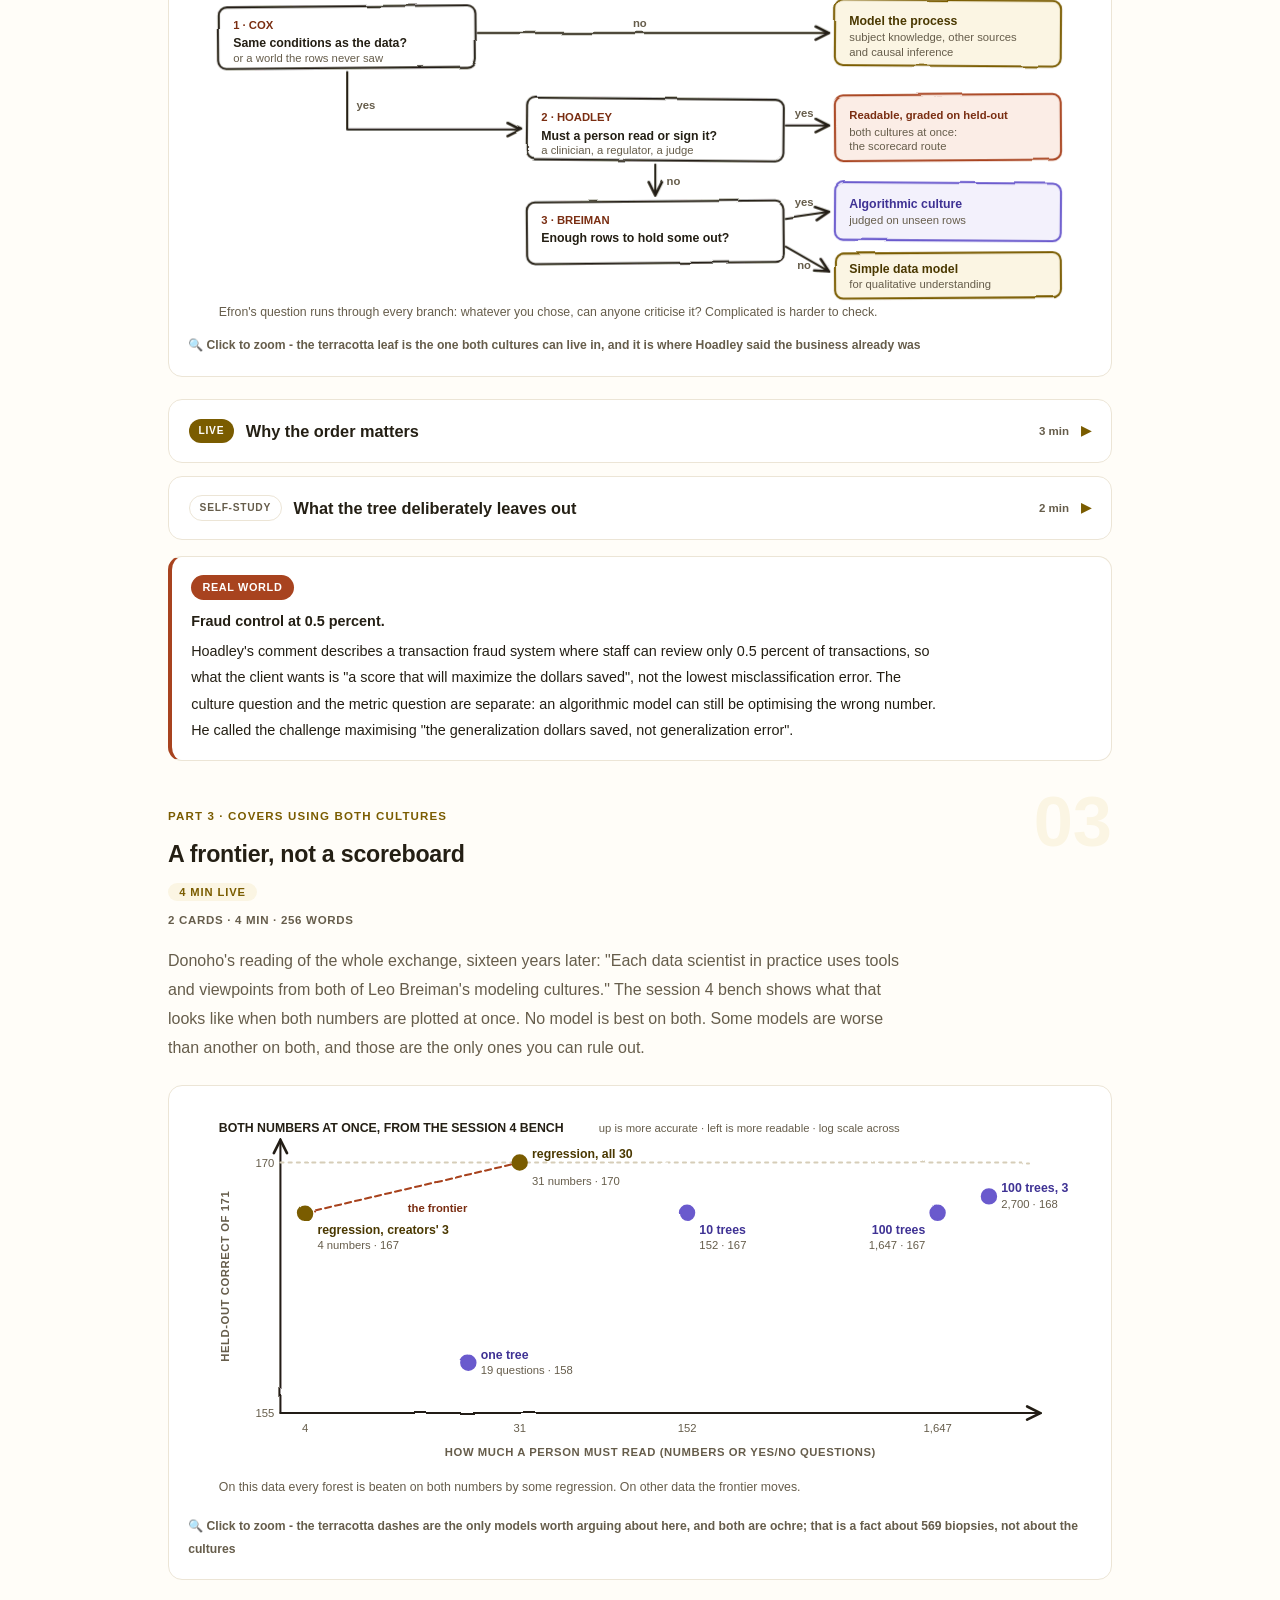
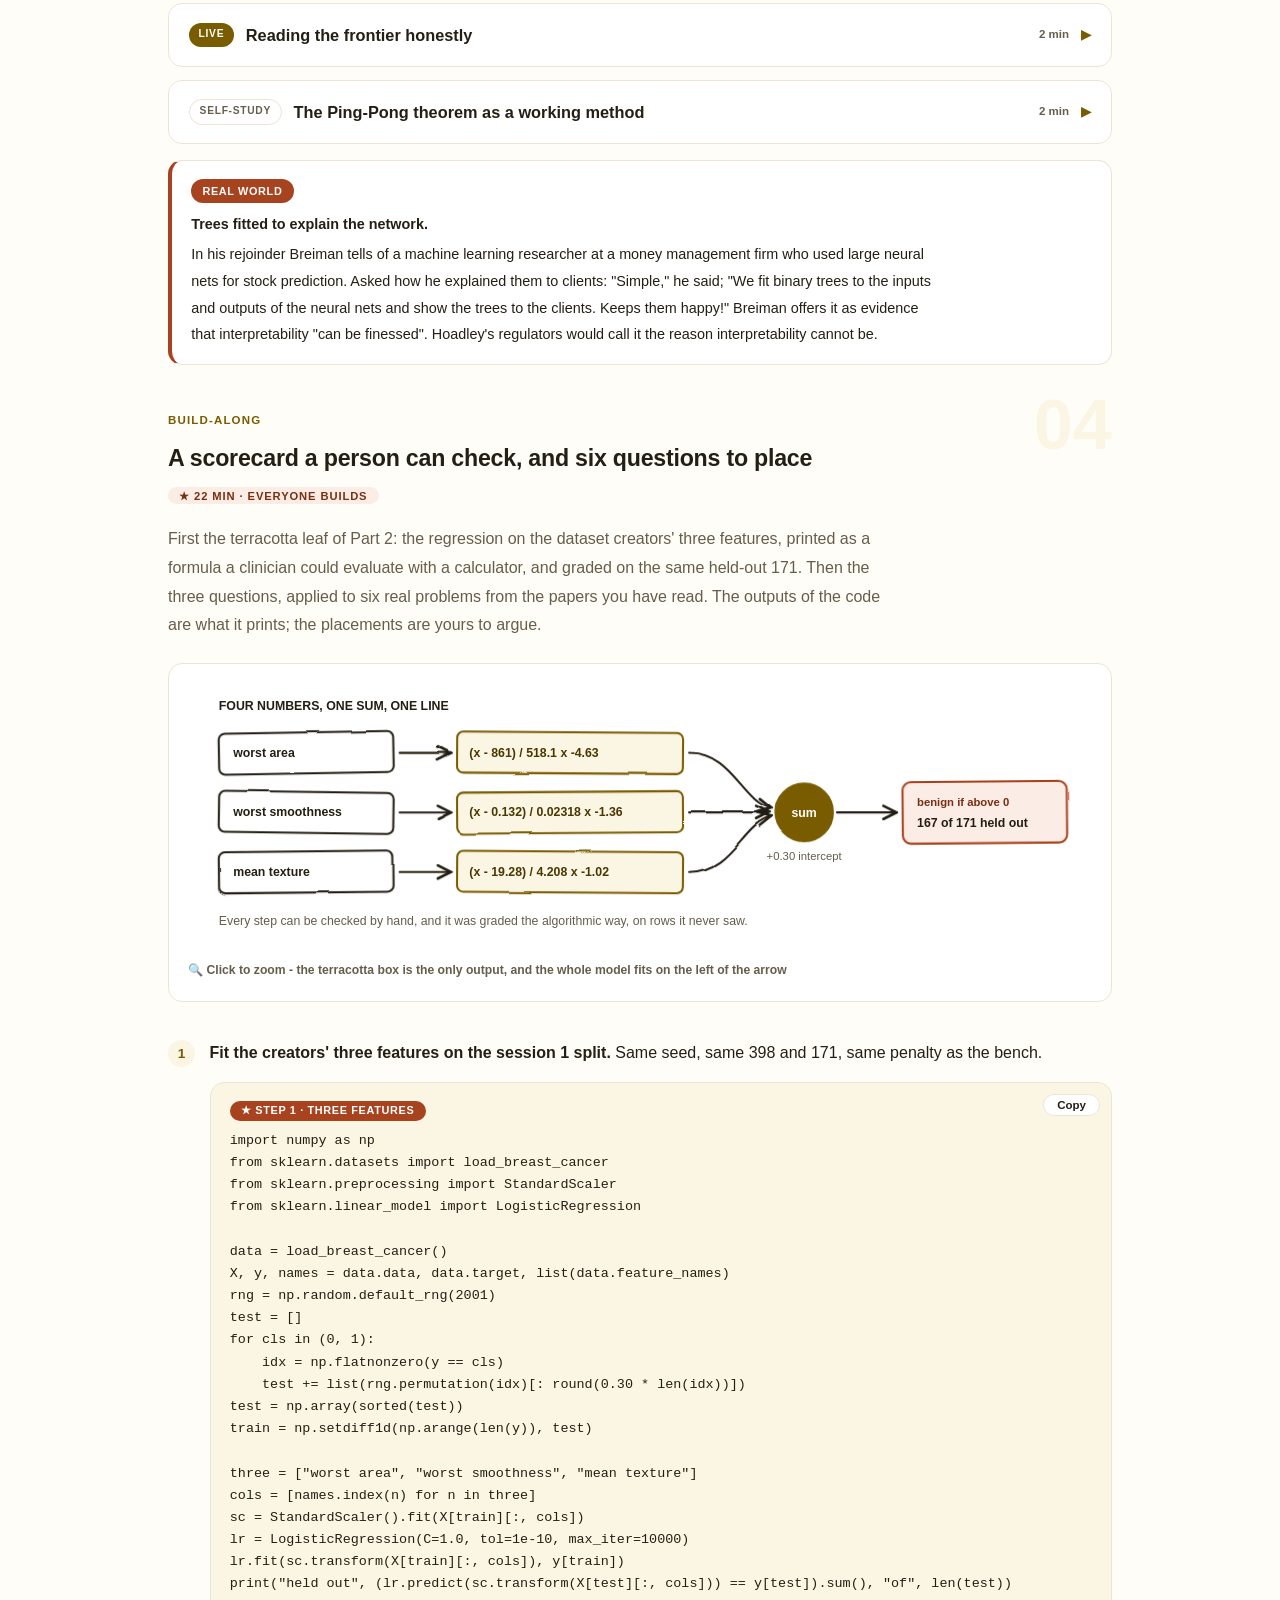
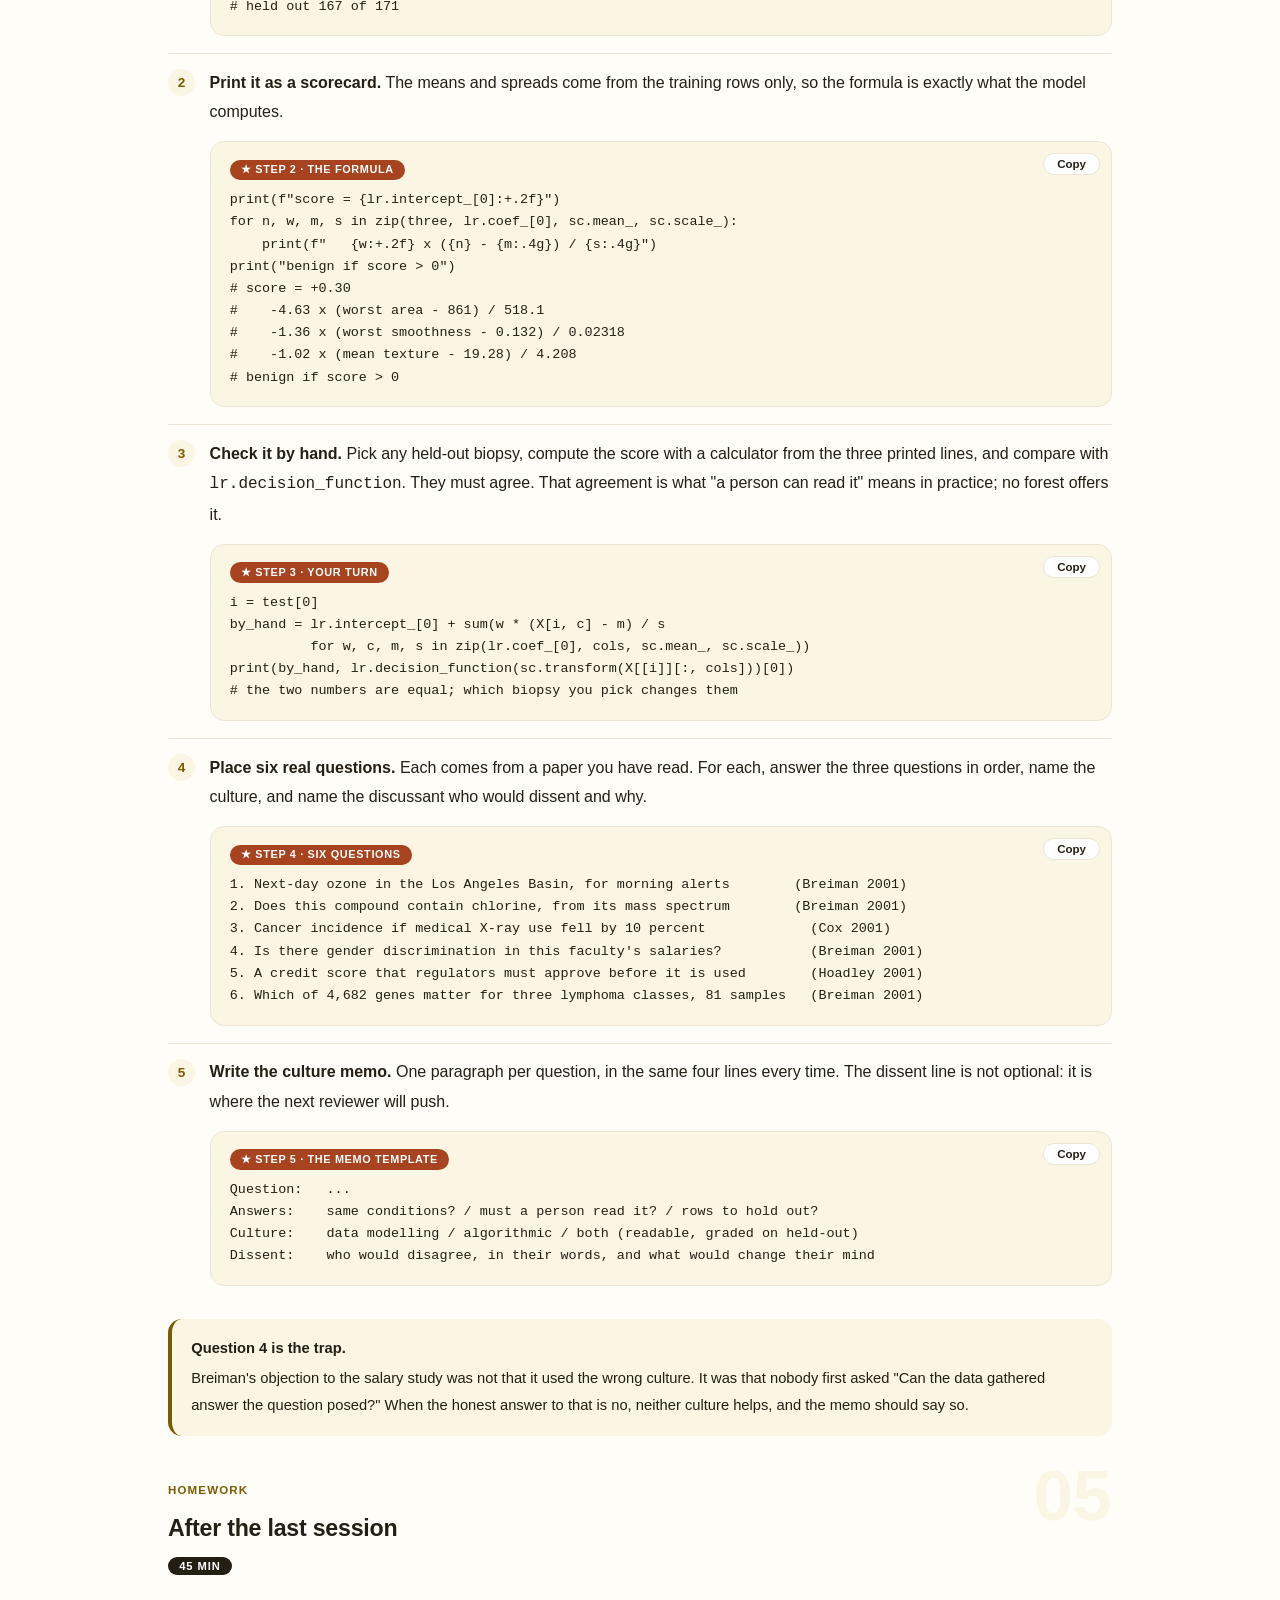
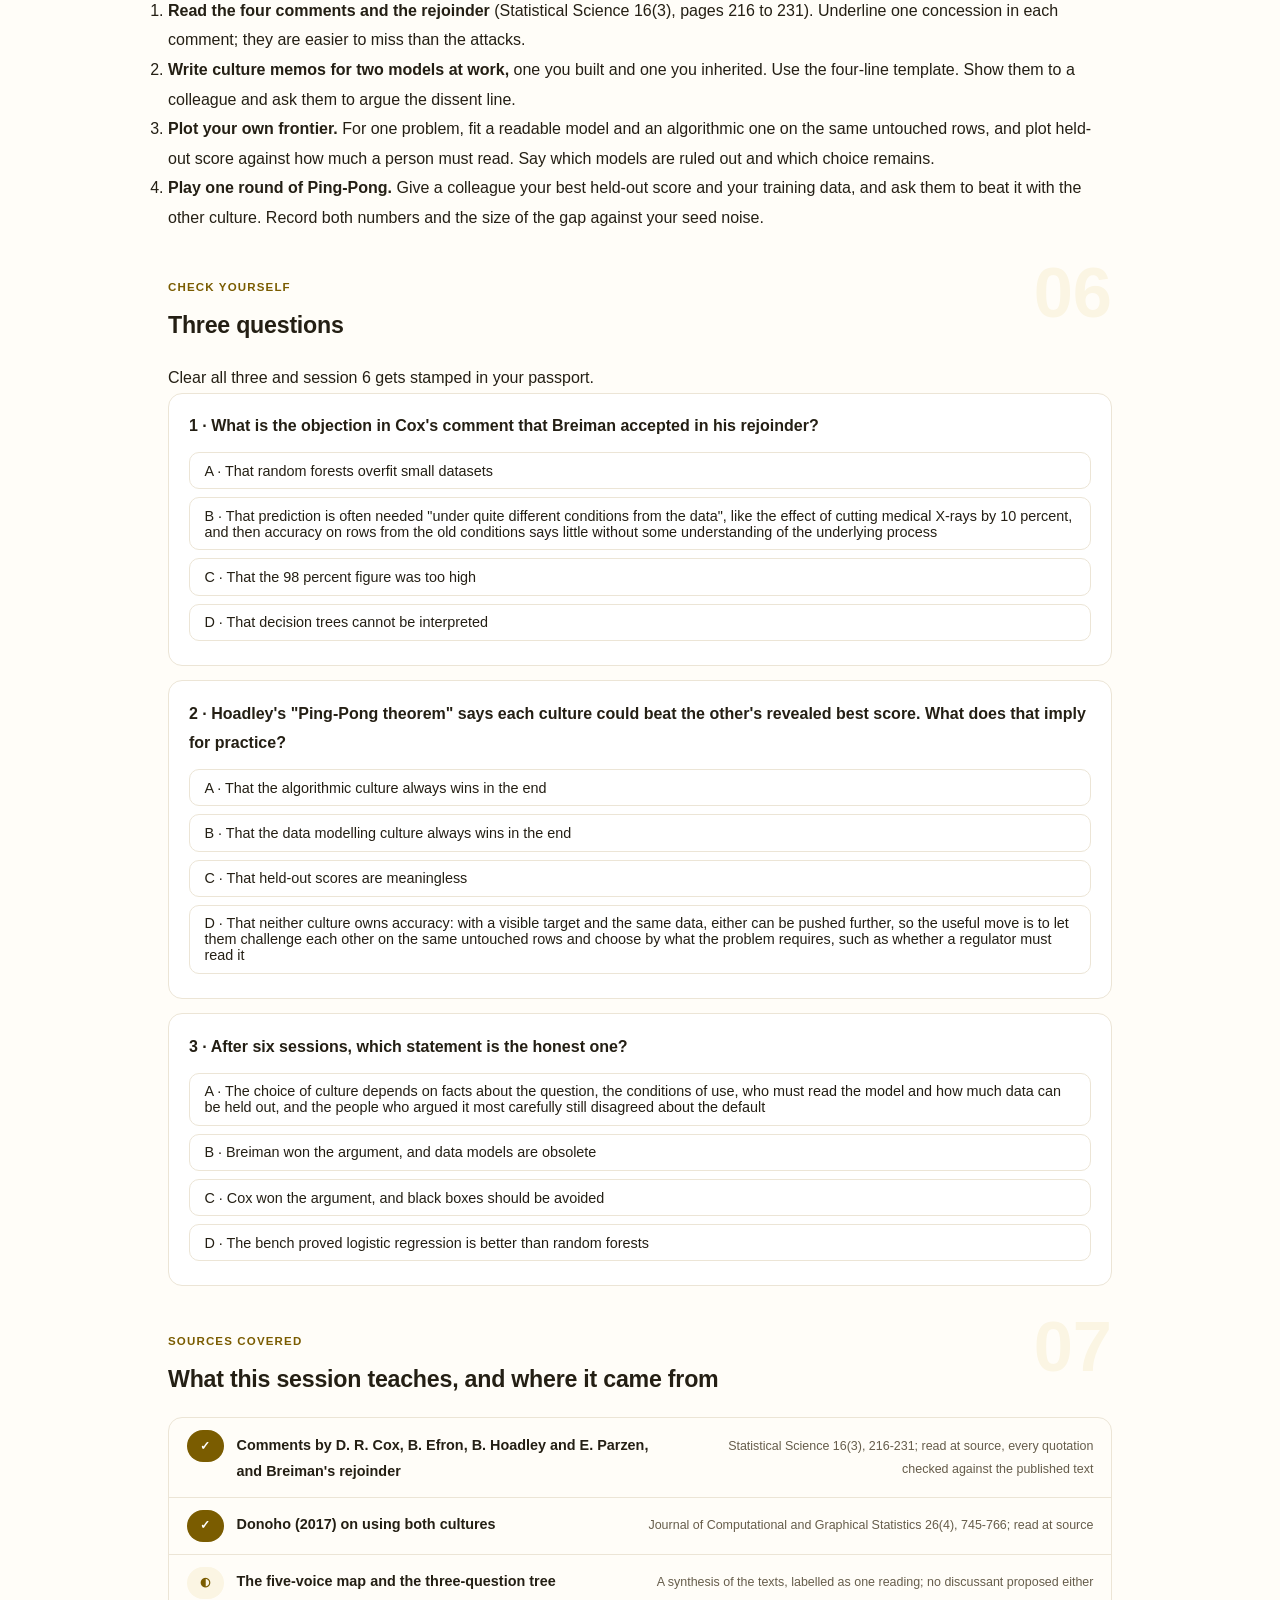
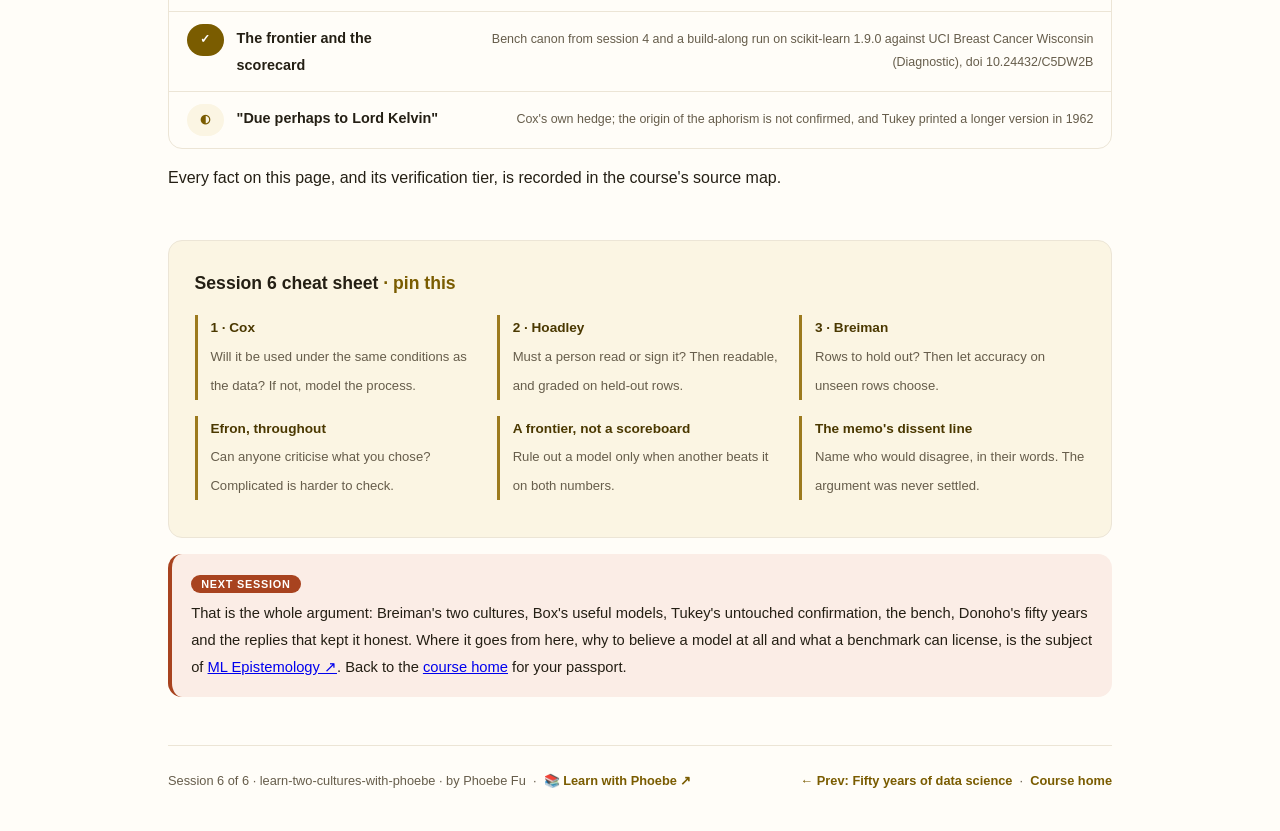
<file: courses/06-which-culture-is-this-question.html>
<!DOCTYPE html>
<html lang="en">
<head>
<meta charset="UTF-8">
<meta name="viewport" content="width=device-width, initial-scale=1.0">
<!-- social:start -->
<meta name="description" content="Session 6 of 6. The four replies to Breiman in their own words, Cox, Efron, Hoadley and Parzen, his rejoinder, and a way to choose a culture per question that keeps their disagreement intact. Build-along: the creators' three features as a scorecard a person can read.">
<meta property="og:type" content="article">
<meta property="og:site_name" content="Learn with Phoebe">
<meta property="og:title" content="Which culture is this question? - learn two cultures with phoebe">
<meta property="og:description" content="Session 6 of 6. Four eminent replies, one rejoinder, no verdict. Three questions to ask before choosing a culture, each owned by a different discussant.">
<meta property="og:url" content="https://phoebefu6.github.io/learn-two-cultures-with-phoebe/courses/06-which-culture-is-this-question.html">
<meta property="og:image" content="https://phoebefu6.github.io/learn-two-cultures-with-phoebe/assets/og-cover.png">
<meta property="og:image:width" content="1200">
<meta property="og:image:height" content="630">
<meta name="twitter:card" content="summary_large_image">
<meta name="twitter:title" content="Which culture is this question? - learn two cultures with phoebe">
<meta name="twitter:description" content="Session 6 of 6. Cox, Efron, Hoadley, Parzen and Breiman, and how to choose without pretending they agreed.">
<meta name="twitter:image" content="https://phoebefu6.github.io/learn-two-cultures-with-phoebe/assets/og-cover.png">
<!-- social:end -->
<title>Session 6 · Which culture is this question? - learn two cultures with phoebe</title>
<link rel="stylesheet" href="../assets/style.css?v=22">
</head>
<body>

<div class="toolbar">
  <div class="wrap">
    <span class="crumb"><a href="../index.html">learn-two-cultures-with-phoebe</a> / Session 6 of 6</span>
    <button class="btn" id="toggle-all" type="button">Expand all</button>
    <button class="btn primary" id="zoom-toggle" type="button">Projector zoom: off</button>
  </div>
</div>

<header class="masthead">
  <div class="wrap">
    <div class="eyebrow">Learn The Two Cultures with Phoebe · Session 6 of 6</div>
    <h1>Which culture is <span class="accent">this question?</span></h1>
    <p class="sub">Breiman's paper was printed with four replies and his answer to them. D. R. Cox called it a caricature and disagreed with its main thrust. Brad Efron found it stimulating and worried it was a confession of "a born-again black boxist". Bruce Hoadley, from a credit-scoring company, said it described how statistics is practised in business. Emanuel Parzen said there are not two cultures but many. Breiman replied to each, and nobody changed sides. Tonight we read all five in their own words, turn each discussant's strongest point into one question you can ask of a real problem, and leave the disagreement standing, because it is still true.</p>
    <div class="chip-row">
      <span class="chip level">🟠 Advanced</span>
      <span class="chip audience">Leaders and practitioners</span>
      <span class="chip audience">Python, scikit-learn</span>
      <span class="chip time">45 min</span>
    </div>
    <div class="agenda">
      <span class="a1" style="flex:1">0-3 · Welcome</span>
      <span class="a2" style="flex:4">3-18 · Four replies and a rejoinder</span>
      <span class="a3" style="flex:5">18-40 · Build-along: a scorecard and six questions</span>
      <span class="a4" style="flex:1">40-45 · Q&amp;A</span>
    </div>
  </div>
</header>

<main class="wrap">

  <section class="section" id="intro">
    <div class="section-kicker">
      <span class="klabel">Part 0</span>
      <h2>Where we start</h2>
    </div>
    <p class="lede">Five sessions have given you Breiman's distinction, Box's standard for a useful model, Tukey's discipline of exploring before confirming, a bench on which both cultures scored within a few biopsies of each other, and Donoho's claim that a working data scientist uses both. What they have not given you is a rule for choosing, because the people who argued it most carefully never agreed on one. The honest version of a rule is a set of questions, each one somebody's objection to somebody else.</p>

    <div class="legend">
      <span class="pill">🎫 Clear all three quiz questions to stamp your passport</span>
      <span class="pill">Live = presented in the 45 minutes</span>
      <span class="pill">Self-study = the full depth, after class</span>
      <span class="pill">★ Build-along = run the code yourself</span>
    </div>

    <div class="callout win">
      <p><strong>★ What you walk out with tonight.</strong> Each discussant's strongest point in his own words, three questions to ask before choosing a culture with the name of the person who would insist on each, the bench's results read as a trade-off frontier rather than a scoreboard, and a four-number scorecard on real biopsies that a person could check by hand.</p>
    </div>
  </section>

  <section class="section" id="part-1">
    <div class="section-kicker">
      <span class="klabel">Part 1 · covers the four comments and the rejoinder</span>
      <h2>Four replies, and nobody changed sides</h2>
      <span class="tag concept">7 min live</span>
    </div>
    <p class="lede">Breiman's own summary of the discussion: "Manny Parzen and Bruce Hoadley are more or less in agreement, Brad Efron has serious reservations and D. R. Cox is in downright disagreement." Each reply is worth reading for what it concedes as much as for what it attacks.</p>

    <figure class="zoomable">
      <svg viewBox="0 0 880 420" xmlns="http://www.w3.org/2000/svg" role="img" aria-label="A hand-drawn map of where the five voices stand, one reading of their texts rather than a measurement. Horizontal axis: what checks a model, from fit to a question and subject knowledge on the left to accuracy on unseen rows on the right. Vertical axis: what the model is for, from understanding a mechanism at the top to making decisions at the bottom. Cox sits top left: start from a question, prediction under changed conditions needs process understanding. Efron sits upper left, nearer the centre: open the black boxes, and prediction needs theory. Parzen sits in the middle: many cultures, management and science both. Hoadley sits bottom right: credit decisions, test-sample performance, but interpretable scorecards. Breiman sits right of centre, lower half: accuracy first, then extract information.">
        <defs>
          <filter id="s6aSk" x="-3%" y="-3%" width="106%" height="106%"><feTurbulence type="fractalNoise" baseFrequency="0.02" numOctaves="2" seed="71" result="n"/><feDisplacementMap in="SourceGraphic" in2="n" scale="2.4" xChannelSelector="R" yChannelSelector="G"/></filter>
          <marker id="s6aAr" viewBox="0 0 10 10" refX="9" refY="5" markerWidth="8" markerHeight="8" orient="auto"><path d="M1 1 L9 5 L1 9" fill="none" stroke="#241F14" stroke-width="1.6" stroke-linecap="round"/></marker>
        </defs>
        <style>
          .s6aH { font: 800 12px Inter, sans-serif; fill: #241F14; }
          .s6aL { font: 700 12px Inter, sans-serif; fill: #241F14; }
          .s6aS { font: 400 11px Inter, sans-serif; fill: #665D4B; }
          .s6aO { font: 800 12px Inter, sans-serif; fill: #4A3800; }
          .s6aP { font: 800 12px Inter, sans-serif; fill: #3F3294; }
          .s6aB { font: 800 12px Inter, sans-serif; fill: #7A2E12; }
          .s6aA { font: 700 11px Inter, sans-serif; fill: #665D4B; letter-spacing: .05em; }
          .s6aN { font: 400 12px Inter, sans-serif; fill: #665D4B; }
        </style>

        <text class="s6aH" x="30" y="26">WHERE THE FIVE VOICES STAND</text>
        <text class="s6aS" x="250" y="26">one reading of the texts, not a measurement · ochre side leans data modelling, violet algorithmic</text>

        <g filter="url(#s6aSk)" fill="none" stroke="#241F14" stroke-width="2" stroke-linecap="round" stroke-linejoin="round">
          <rect x="90" y="44" width="365" height="296" rx="6" transform="rotate(-0.2 272 192)" fill="#FBF5E3" stroke="#E6D39A"/>
          <rect x="455" y="44" width="365" height="296" rx="6" transform="rotate(0.2 637 192)" fill="#F3F1FC" stroke="#D2CCF2"/>
          <path d="M90 340 L822 340" marker-end="url(#s6aAr)"/>
          <path d="M90 340 L90 40" marker-end="url(#s6aAr)"/>
          <circle cx="170" cy="90" r="7" fill="#7A5C00" stroke="#7A5C00"/>
          <circle cx="372" cy="140" r="7" fill="#7A5C00" stroke="#7A5C00"/>
          <circle cx="455" cy="190" r="7" fill="#FFFFFF" stroke="#241F14"/>
          <circle cx="600" cy="245" r="8" fill="#A8431F" stroke="#A8431F"/>
          <circle cx="740" cy="300" r="7" fill="#6A5ACD" stroke="#6A5ACD"/>
        </g>

        <text class="s6aO" x="182" y="86">Cox</text>
        <text class="s6aS" x="182" y="102">start with a question;</text>
        <text class="s6aS" x="182" y="116">new conditions need process</text>
        <text class="s6aO" x="360" y="136" text-anchor="end">Efron</text>
        <text class="s6aS" x="360" y="152" text-anchor="end">open the boxes;</text>
        <text class="s6aS" x="360" y="166" text-anchor="end">prediction needs theory</text>
        <text class="s6aL" x="467" y="186">Parzen</text>
        <text class="s6aS" x="467" y="202">many cultures: management</text>
        <text class="s6aS" x="467" y="216">and science, both</text>
        <text class="s6aB" x="614" y="241">Breiman</text>
        <text class="s6aS" x="614" y="257">accuracy first, then information</text>
        <text class="s6aP" x="728" y="296" text-anchor="end">Hoadley</text>
        <text class="s6aS" x="728" y="312" text-anchor="end">decisions, test samples,</text>
        <text class="s6aS" x="728" y="326" text-anchor="end">and readable scorecards</text>

        <text class="s6aA" x="455" y="364" text-anchor="middle">WHAT CHECKS A MODEL: FIT TO A QUESTION ... ACCURACY ON UNSEEN ROWS</text>
        <text class="s6aA" x="40" y="330" transform="rotate(-90 40 330)" text-anchor="start">FOR DECISIONS ... FOR A MECHANISM</text>

        <text class="s6aN" x="30" y="400">Nobody sits in a corner. Even Cox concedes that "a directly empirical approach is better" in some situations.</text>
      </svg>
      <figcaption>🔍 Click to zoom - the terracotta dot is Breiman, and he is not in the far corner either: he wanted accuracy so that the information would be reliable</figcaption>
    </figure>

    <details class="card" open>
      <summary><span class="mode live">Live</span>Cox: start from the question, and beware changed conditions<span class="mini">3 min</span><span class="caret">▶</span></summary>
      <div class="body">
        <p>Cox calls the paper's picture of mainstream statistics "a caricature" and adds that "like all good caricatures, it contains enough truth and exposes enough weaknesses to be thought-provoking". His first move is on the starting point: "Professor Breiman takes data as his starting point. I would prefer to start with an issue, a question or a scientific hypothesis."</p>
        <p>He concedes, "although it goes somewhat against the grain to do so, that there are situations where a directly empirical approach is better", naming short term economic forecasting and real-time flood forecasting. Then comes the objection that has aged best: "Often the prediction is under quite different conditions from the data". His examples are the likely course of the v-CJD epidemic in the United Kingdom, and the effect on annual cancer incidence in the United States of cutting the medical use of X-rays by 10 percent. A model graded on held-out rows drawn from today's conditions says nothing about a world the data never contained. That question now has its own discipline: <a href="https://phoebefu6.github.io/learn-causal-inference-with-phoebe/">Causal Inference ↗</a>.</p>
        <p>He ends with an aphorism, "Better a rough answer to the right question than an exact answer to the wrong question", which he says is "due perhaps to Lord Kelvin". Tukey had printed a longer version in 1962, as session 3 showed: two attributions for one idea, neither origin confirmed.</p>
      </div>
    </details>

    <details class="card">
      <summary><span class="mode live">Live</span>Efron: a hundred years of unbiasedness, and two rules<span class="mini">2 min</span><span class="caret">▶</span></summary>
      <div class="body">
        <p>Efron restates Breiman's point historically: the twentieth century was "100 years of unbiasedness", powerful but "purchased at a price", because it needs a high ratio of sample size to unknown parameters. The new algorithms, "black boxes with enormous numbers of adjustable parameters ('knobs to twiddle')", must be succeeding through some form of biased estimation, and there is little theory for that. Hence his two rules of faddish wandering: "Rule 1. New methods always look better than old ones." "Rule 2. Complicated methods are harder to criticize than simple ones."</p>
        <p>He also disputes the 2 percent, says estimation and testing are themselves a form of prediction, and closes: "The whole point of science is to open up black boxes, understand their insides, and build better boxes for the purposes of mankind."</p>
      </div>
    </details>

    <details class="card">
      <summary><span class="mode self">Self-study</span>Hoadley and Parzen, and Breiman's rejoinder<span class="mini">4 min</span><span class="caret">▶</span></summary>
      <div class="body">
        <p><strong>Hoadley</strong> describes Fair, Isaac's credit scoring since the 1960s as an algorithmic culture built by engineers: prediction characteristics, segments that turn out to be the leaves of a shallow tree, scorecards fitted to maximise separation, "no formal tests of fit and no tests of score weight statistical significance". He pushes back twice: test-sample performance "does not guarantee high performance on future samples, things do change", and accuracy need not cost interpretability, since regulators require "super interpretability". His "Ping-Pong theorem": given each other's best score and the data, Breiman's forest could beat his scorecard and his scorecard could then beat the forest.</p>
        <p><strong>Parzen</strong> renames the two goals "management" (profit, practical predictions) and "science" (truth, understanding), notes that Student's t-test was invented as a management tool at Guinness, and says "statistics has many cultures".</p>
        <p><strong>Breiman's rejoinder</strong> agrees with Cox that data models suit well-understood mechanisms and situations with too little data, then parts company: "Given a statistical problem, find a good solution". To Efron's rules: "Prove that you've got a better mousetrap and I'll buy it." To Hoadley: "In both stock prediction and credit rating, the priority is accuracy. Interpretability is a secondary goal that can be finessed." To Parzen: he keeps two cultures because the division "is pretty clear cut", and he puts Bayesians in the data modelling culture.</p>
      </div>
    </details>

    <div class="callout example">
      <span class="ex-pill">Real world</span>
      <p><strong>The X-ray question.</strong> Cox's example is worth running in your head. You have excellent records of cancer incidence and of medical X-ray use. A forest graded on held-out years would predict next year's incidence well, because next year looks like the data. Now the question is what happens if X-ray use falls by 10 percent, a world none of the rows came from. Accuracy on unseen rows from the old world is silent on it. That is the case where Cox's culture, a model of the process linked "with other sources of information", has no competitor, and Breiman agreed in his rejoinder: "I agree."</p>
    </div>
  </section>

  <section class="section" id="part-2">
    <div class="section-kicker">
      <span class="klabel">Part 2 · covers the questions to ask before choosing</span>
      <h2>Three questions, three owners</h2>
      <span class="tag concept">5 min live</span>
    </div>
    <p class="lede">The discussants disagree about which culture should be the default. They largely agree about which facts about a problem should decide it. Turn each one's strongest point into a question and ask them in order. The answer is a culture for this question, with the name of the person who would dissent.</p>

    <figure class="zoomable">
      <svg viewBox="0 0 880 360" xmlns="http://www.w3.org/2000/svg" role="img" aria-label="A decision tree of three questions, each owned by one discussant. First, Cox's: will the model be used under the same conditions the data came from? If no, model the process with subject knowledge, the data modelling culture, and look to causal inference. If yes, second, Hoadley's: must a person read, sign off or regulate the model? If yes, build a readable model and grade it on held-out rows, both cultures at once, like a scorecard. If no, third, Breiman's: are there enough rows to hold some out? If yes, the algorithmic culture, judged on held-out accuracy. If no, a simple data model for qualitative understanding, as Breiman himself conceded.">
        <defs>
          <filter id="s6bSk" x="-3%" y="-3%" width="106%" height="106%"><feTurbulence type="fractalNoise" baseFrequency="0.02" numOctaves="2" seed="83" result="n"/><feDisplacementMap in="SourceGraphic" in2="n" scale="2.4" xChannelSelector="R" yChannelSelector="G"/></filter>
          <marker id="s6bAr" viewBox="0 0 10 10" refX="9" refY="5" markerWidth="8" markerHeight="8" orient="auto"><path d="M1 1 L9 5 L1 9" fill="none" stroke="#241F14" stroke-width="1.6" stroke-linecap="round"/></marker>
        </defs>
        <style>
          .s6bH { font: 800 12px Inter, sans-serif; fill: #241F14; }
          .s6bL { font: 700 12px Inter, sans-serif; fill: #241F14; }
          .s6bS { font: 400 11px Inter, sans-serif; fill: #665D4B; }
          .s6bO { font: 800 12px Inter, sans-serif; fill: #4A3800; }
          .s6bP { font: 800 12px Inter, sans-serif; fill: #3F3294; }
          .s6bB { font: 800 11px Inter, sans-serif; fill: #7A2E12; }
          .s6bE { font: 700 11px Inter, sans-serif; fill: #665D4B; }
          .s6bN { font: 400 12px Inter, sans-serif; fill: #665D4B; }
        </style>

        <text class="s6bH" x="30" y="26">ASK IN THIS ORDER</text>
        <text class="s6bS" x="160" y="26">each question is one discussant's; none of them signed the whole tree</text>

        <g filter="url(#s6bSk)" fill="none" stroke="#241F14" stroke-width="2" stroke-linecap="round" stroke-linejoin="round">
          <rect x="30" y="50" width="250" height="60" rx="8" transform="rotate(-0.5 155 80)" fill="#FFFFFF"/>
          <rect x="330" y="140" width="250" height="60" rx="8" transform="rotate(0.5 455 170)" fill="#FFFFFF"/>
          <rect x="330" y="240" width="250" height="60" rx="8" transform="rotate(-0.5 455 270)" fill="#FFFFFF"/>
          <rect x="630" y="44" width="220" height="64" rx="8" transform="rotate(0.4 740 76)" fill="#FBF5E3" stroke="#7A5C00"/>
          <rect x="630" y="136" width="220" height="64" rx="8" transform="rotate(-0.4 740 168)" fill="#FBEDE6" stroke="#A8431F"/>
          <rect x="630" y="222" width="220" height="56" rx="8" transform="rotate(0.4 740 250)" fill="#F3F1FC" stroke="#6A5ACD"/>
          <rect x="630" y="290" width="220" height="44" rx="8" transform="rotate(-0.4 740 312)" fill="#FBF5E3" stroke="#7A5C00"/>
          <path d="M282 76 L624 76" marker-end="url(#s6bAr)"/>
          <path d="M155 114 L155 170 L324 170" marker-end="url(#s6bAr)"/>
          <path d="M582 166 L624 166" marker-end="url(#s6bAr)"/>
          <path d="M455 204 L455 234" marker-end="url(#s6bAr)"/>
          <path d="M582 256 L624 250" marker-end="url(#s6bAr)"/>
          <path d="M582 284 L624 308" marker-end="url(#s6bAr)"/>
        </g>

        <text class="s6bB" x="44" y="72">1 · COX</text>
        <text class="s6bL" x="44" y="90">Same conditions as the data?</text>
        <text class="s6bS" x="44" y="104">or a world the rows never saw</text>
        <text class="s6bE" x="440" y="70" text-anchor="middle">no</text>
        <text class="s6bE" x="164" y="150">yes</text>

        <text class="s6bB" x="344" y="162">2 · HOADLEY</text>
        <text class="s6bL" x="344" y="180">Must a person read or sign it?</text>
        <text class="s6bS" x="344" y="194">a clinician, a regulator, a judge</text>
        <text class="s6bE" x="600" y="158" text-anchor="middle">yes</text>
        <text class="s6bE" x="466" y="224">no</text>

        <text class="s6bB" x="344" y="262">3 · BREIMAN</text>
        <text class="s6bL" x="344" y="280">Enough rows to hold some out?</text>
        <text class="s6bE" x="600" y="244" text-anchor="middle">yes</text>
        <text class="s6bE" x="600" y="306" text-anchor="middle">no</text>

        <text class="s6bO" x="644" y="68">Model the process</text>
        <text class="s6bS" x="644" y="84">subject knowledge, other sources</text>
        <text class="s6bS" x="644" y="98">and causal inference</text>
        <text class="s6bB" x="644" y="160">Readable, graded on held-out</text>
        <text class="s6bS" x="644" y="176">both cultures at once:</text>
        <text class="s6bS" x="644" y="190">the scorecard route</text>
        <text class="s6bP" x="644" y="246">Algorithmic culture</text>
        <text class="s6bS" x="644" y="262">judged on unseen rows</text>
        <text class="s6bO" x="644" y="310">Simple data model</text>
        <text class="s6bS" x="644" y="324">for qualitative understanding</text>

        <text class="s6bN" x="30" y="352">Efron's question runs through every branch: whatever you chose, can anyone criticise it? Complicated is harder to check.</text>
      </svg>
      <figcaption>🔍 Click to zoom - the terracotta leaf is the one both cultures can live in, and it is where Hoadley said the business already was</figcaption>
    </figure>

    <details class="card">
      <summary><span class="mode live">Live</span>Why the order matters<span class="mini">3 min</span><span class="caret">▶</span></summary>
      <div class="body">
        <p><strong>Cox's question comes first</strong> because it can make the other two irrelevant. If the model will be used to predict the consequence of an intervention or under conditions the data never covered, held-out accuracy from the old conditions is not evidence, and a readable model built on the same rows is no better placed. Breiman agreed that this case needs "some understanding of the underlying process".</p>
        <p><strong>Hoadley's question comes second</strong> because it constrains the form without choosing the culture. A scorecard, a short tree or a regression on a handful of features can be read and still be graded the algorithmic way, on rows it never saw. On the session 4 bench the regression on the creators' three features did exactly that: four numbers, 167 of 171 held out.</p>
        <p><strong>Breiman's question comes last</strong> because it only decides between the remaining options. With rows to spare, hold some out and let the most accurate model win; his rejoinder concedes that with too little data "simple models can then be useful in giving qualitative understanding".</p>
      </div>
    </details>

    <details class="card">
      <summary><span class="mode self">Self-study</span>What the tree deliberately leaves out<span class="mini">2 min</span><span class="caret">▶</span></summary>
      <div class="body">
        <p>It says nothing about which of several equally accurate models to believe, which is the Rashomon problem Breiman named and <a href="https://phoebefu6.github.io/learn-ml-epistemology-with-phoebe/courses/a2-equally-good-differently-wrong.html">ML Epistemology, leader session 2 ↗</a> teaches. It says nothing about what a test score entitles you to claim beyond the rows it was measured on: <a href="https://phoebefu6.github.io/learn-ml-epistemology-with-phoebe/courses/a1-what-a-test-score-entitles-you-to.html">leader session 1 ↗</a>. And it takes no side between frequentist and Bayesian data models: <a href="https://phoebefu6.github.io/learn-bayesian-with-phoebe/courses/a5-the-prior-argument.html">Bayesian, leader session 5 ↗</a>. A choice of culture is the first decision, not the last one.</p>
      </div>
    </details>

    <div class="callout example">
      <span class="ex-pill">Real world</span>
      <p><strong>Fraud control at 0.5 percent.</strong> Hoadley's comment describes a transaction fraud system where staff can review only 0.5 percent of transactions, so what the client wants is "a score that will maximize the dollars saved", not the lowest misclassification error. The culture question and the metric question are separate: an algorithmic model can still be optimising the wrong number. He called the challenge maximising "the generalization dollars saved, not generalization error".</p>
    </div>
  </section>

  <section class="section" id="part-3">
    <div class="section-kicker">
      <span class="klabel">Part 3 · covers using both cultures</span>
      <h2>A frontier, not a scoreboard</h2>
      <span class="tag concept">4 min live</span>
    </div>
    <p class="lede">Donoho's reading of the whole exchange, sixteen years later: "Each data scientist in practice uses tools and viewpoints from both of Leo Breiman's modeling cultures." The session 4 bench shows what that looks like when both numbers are plotted at once. No model is best on both. Some models are worse than another on both, and those are the only ones you can rule out.</p>

    <figure class="zoomable">
      <svg viewBox="0 0 880 390" xmlns="http://www.w3.org/2000/svg" role="img" aria-label="The six models from the session 4 bench plotted by two numbers. Horizontal axis, on a log scale: how much a person must read, from 4 numbers to 2,700 questions. Vertical axis: held-out biopsies correct out of 171, from 155 to 171. The ochre regression on 3 features sits at 4 numbers and 167 correct; the ochre regression on 30 features at 31 numbers and 170. The violet single tree at 19 questions and 158; 10 trees at 152 and 167; 100 trees at 1,647 and 167; 100 trees on 3 features at 2,700 and 168. A dashed frontier joins the 3-feature regression to the 30-feature regression; every forest lies below and to the right of it.">
        <defs>
          <filter id="s6cSk" x="-3%" y="-3%" width="106%" height="106%"><feTurbulence type="fractalNoise" baseFrequency="0.02" numOctaves="2" seed="89" result="n"/><feDisplacementMap in="SourceGraphic" in2="n" scale="2.4" xChannelSelector="R" yChannelSelector="G"/></filter>
          <marker id="s6cAr" viewBox="0 0 10 10" refX="9" refY="5" markerWidth="8" markerHeight="8" orient="auto"><path d="M1 1 L9 5 L1 9" fill="none" stroke="#241F14" stroke-width="1.6" stroke-linecap="round"/></marker>
        </defs>
        <style>
          .s6cH { font: 800 12px Inter, sans-serif; fill: #241F14; }
          .s6cS { font: 400 11px Inter, sans-serif; fill: #665D4B; }
          .s6cO { font: 800 12px Inter, sans-serif; fill: #4A3800; }
          .s6cP { font: 800 12px Inter, sans-serif; fill: #3F3294; }
          .s6cB { font: 800 11px Inter, sans-serif; fill: #7A2E12; }
          .s6cA { font: 700 11px Inter, sans-serif; fill: #665D4B; letter-spacing: .05em; }
          .s6cN { font: 400 12px Inter, sans-serif; fill: #665D4B; }
        </style>

        <text class="s6cH" x="30" y="26">BOTH NUMBERS AT ONCE, FROM THE SESSION 4 BENCH</text>
        <text class="s6cS" x="400" y="26">up is more accurate · left is more readable · log scale across</text>

        <g filter="url(#s6cSk)" fill="none" stroke="#241F14" stroke-width="2" stroke-linecap="round" stroke-linejoin="round">
          <path d="M90 300 L830 300" marker-end="url(#s6cAr)"/>
          <path d="M90 300 L90 34" marker-end="url(#s6cAr)"/>
          <path d="M90 56 L820 56" stroke="#D6CDB8" stroke-dasharray="3 5"/>
          <path d="M114 105 L323 56" stroke="#A8431F" stroke-dasharray="6 4"/>
          <circle cx="114" cy="105" r="7" fill="#7A5C00" stroke="#7A5C00"/>
          <circle cx="323" cy="56" r="7" fill="#7A5C00" stroke="#7A5C00"/>
          <circle cx="273" cy="251" r="7" fill="#6A5ACD" stroke="#6A5ACD"/>
          <circle cx="486" cy="105" r="7" fill="#6A5ACD" stroke="#6A5ACD"/>
          <circle cx="730" cy="105" r="7" fill="#6A5ACD" stroke="#6A5ACD"/>
          <circle cx="780" cy="89" r="7" fill="#6A5ACD" stroke="#6A5ACD"/>
        </g>

        <text class="s6cO" x="126" y="126">regression, creators' 3</text>
        <text class="s6cS" x="126" y="140">4 numbers · 167</text>
        <text class="s6cO" x="335" y="52">regression, all 30</text>
        <text class="s6cS" x="335" y="78">31 numbers · 170</text>
        <text class="s6cP" x="285" y="247">one tree</text>
        <text class="s6cS" x="285" y="262">19 questions · 158</text>
        <text class="s6cP" x="498" y="126">10 trees</text>
        <text class="s6cS" x="498" y="140">152 · 167</text>
        <text class="s6cP" x="718" y="126" text-anchor="end">100 trees</text>
        <text class="s6cS" x="718" y="140" text-anchor="end">1,647 · 167</text>
        <text class="s6cP" x="792" y="85">100 trees, 3</text>
        <text class="s6cS" x="792" y="100">2,700 · 168</text>
        <text class="s6cB" x="214" y="104">the frontier</text>

        <text class="s6cS" x="84" y="304" text-anchor="end">155</text>
        <text class="s6cS" x="84" y="60" text-anchor="end">170</text>
        <text class="s6cS" x="114" y="318" text-anchor="middle">4</text>
        <text class="s6cS" x="323" y="318" text-anchor="middle">31</text>
        <text class="s6cS" x="486" y="318" text-anchor="middle">152</text>
        <text class="s6cS" x="730" y="318" text-anchor="middle">1,647</text>
        <text class="s6cA" x="460" y="342" text-anchor="middle">HOW MUCH A PERSON MUST READ (NUMBERS OR YES/NO QUESTIONS)</text>
        <text class="s6cA" x="40" y="250" transform="rotate(-90 40 250)" text-anchor="start">HELD-OUT CORRECT OF 171</text>

        <text class="s6cN" x="30" y="376">On this data every forest is beaten on both numbers by some regression. On other data the frontier moves.</text>
      </svg>
      <figcaption>🔍 Click to zoom - the terracotta dashes are the only models worth arguing about here, and both are ochre; that is a fact about 569 biopsies, not about the cultures</figcaption>
    </figure>

    <details class="card">
      <summary><span class="mode live">Live</span>Reading the frontier honestly<span class="mini">2 min</span><span class="caret">▶</span></summary>
      <div class="body">
        <p>A model is ruled out only when another model is at least as good on both numbers and better on one. The 30-feature forest (1,647 questions, 167) is ruled out by the 30-feature regression (31 numbers, 170). Between the two regressions there is a genuine choice: three more biopsies right, or 27 fewer numbers to read. Which one to ship is Hoadley's question from Part 2, not a statistical one.</p>
        <p>Two cautions from earlier sessions. The forest's own seeds move it between 165 and 169, so the vertical positions of the violet dots are each a range of about four biopsies. And the creators documented that these classes are linearly separable using all 30 features, which is the best possible case for the data modelling culture. Breiman's microarray example, 81 samples and 4,682 genes, is the opposite case, and there he reports the forest's error "was low" with no variable deletion at all.</p>
      </div>
    </details>

    <details class="card">
      <summary><span class="mode self">Self-study</span>The Ping-Pong theorem as a working method<span class="mini">2 min</span><span class="caret">▶</span></summary>
      <div class="body">
        <p>Hoadley's "Ping-Pong theorem" is a joke with a method inside it. Reveal your best held-out score to the other culture and let them try to beat it; then take their score back. Each round, the target is a number both sides can see and neither can argue with. Donoho's common task framework, session 5, is the same game run by a referee. Played inside one team, it is the honest way to use both cultures: build the readable model, let the algorithmic one challenge it on the same untouched rows, and keep whichever the question in Part 2 says you can live with.</p>
      </div>
    </details>

    <div class="callout example">
      <span class="ex-pill">Real world</span>
      <p><strong>Trees fitted to explain the network.</strong> In his rejoinder Breiman tells of a machine learning researcher at a money management firm who used large neural nets for stock prediction. Asked how he explained them to clients: "Simple," he said; "We fit binary trees to the inputs and outputs of the neural nets and show the trees to the clients. Keeps them happy!" Breiman offers it as evidence that interpretability "can be finessed". Hoadley's regulators would call it the reason interpretability cannot be.</p>
    </div>
  </section>

  <section class="section" id="demo-1">
    <div class="section-kicker">
      <span class="klabel">Build-along</span>
      <h2>A scorecard a person can check, and six questions to place</h2>
      <span class="tag demo">★ 22 min · everyone builds</span>
    </div>
    <p class="lede">First the terracotta leaf of Part 2: the regression on the dataset creators' three features, printed as a formula a clinician could evaluate with a calculator, and graded on the same held-out 171. Then the three questions, applied to six real problems from the papers you have read. The outputs of the code are what it prints; the placements are yours to argue.</p>

    <figure class="zoomable">
      <svg viewBox="0 0 880 260" xmlns="http://www.w3.org/2000/svg" role="img" aria-label="The four-number scorecard drawn as a mechanism. Three measurements of one biopsy, worst area, worst smoothness and mean texture, each enter a box that subtracts the training mean and divides by the training spread, then multiplies by a weight: minus 4.63, minus 1.36 and minus 1.02. The three products and an intercept of plus 0.30 are summed. If the sum is above zero the biopsy is called benign. On the held-out 171 the scorecard is right on 167.">
        <defs>
          <filter id="s6dSk" x="-3%" y="-3%" width="106%" height="106%"><feTurbulence type="fractalNoise" baseFrequency="0.02" numOctaves="2" seed="97" result="n"/><feDisplacementMap in="SourceGraphic" in2="n" scale="2.4" xChannelSelector="R" yChannelSelector="G"/></filter>
          <marker id="s6dAr" viewBox="0 0 10 10" refX="9" refY="5" markerWidth="8" markerHeight="8" orient="auto"><path d="M1 1 L9 5 L1 9" fill="none" stroke="#241F14" stroke-width="1.6" stroke-linecap="round"/></marker>
        </defs>
        <style>
          .s6dH { font: 800 12px Inter, sans-serif; fill: #241F14; }
          .s6dL { font: 700 12px Inter, sans-serif; fill: #241F14; }
          .s6dS { font: 400 11px Inter, sans-serif; fill: #665D4B; }
          .s6dO { font: 800 12px Inter, sans-serif; fill: #4A3800; }
          .s6dB { font: 800 11px Inter, sans-serif; fill: #7A2E12; }
          .s6dW { font: 800 12px Inter, sans-serif; fill: #FFFFFF; }
          .s6dN { font: 400 12px Inter, sans-serif; fill: #665D4B; }
        </style>

        <text class="s6dH" x="30" y="26">FOUR NUMBERS, ONE SUM, ONE LINE</text>

        <g filter="url(#s6dSk)" fill="none" stroke="#241F14" stroke-width="2" stroke-linecap="round" stroke-linejoin="round">
          <rect x="30" y="48" width="170" height="40" rx="6" transform="rotate(-1 115 68)" fill="#FFFFFF"/>
          <rect x="30" y="106" width="170" height="40" rx="6" transform="rotate(0.8 115 126)" fill="#FFFFFF"/>
          <rect x="30" y="164" width="170" height="40" rx="6" transform="rotate(-0.6 115 184)" fill="#FFFFFF"/>
          <path d="M206 68 L256 68" marker-end="url(#s6dAr)"/>
          <path d="M206 126 L256 126" marker-end="url(#s6dAr)"/>
          <path d="M206 184 L256 184" marker-end="url(#s6dAr)"/>
          <rect x="262" y="48" width="220" height="40" rx="6" transform="rotate(0.4 372 68)" fill="#FBF5E3" stroke="#7A5C00"/>
          <rect x="262" y="106" width="220" height="40" rx="6" transform="rotate(-0.4 372 126)" fill="#FBF5E3" stroke="#7A5C00"/>
          <rect x="262" y="164" width="220" height="40" rx="6" transform="rotate(0.4 372 184)" fill="#FBF5E3" stroke="#7A5C00"/>
          <path d="M488 68 C530 68 540 116 568 122" marker-end="url(#s6dAr)"/>
          <path d="M488 126 L566 126" marker-end="url(#s6dAr)"/>
          <path d="M488 184 C530 184 540 136 568 130" marker-end="url(#s6dAr)"/>
          <circle cx="600" cy="126" r="28" fill="#7A5C00" stroke="#7A5C00"/>
          <path d="M632 126 L690 126" marker-end="url(#s6dAr)"/>
          <rect x="696" y="96" width="160" height="60" rx="8" transform="rotate(-0.5 776 126)" fill="#FBEDE6" stroke="#A8431F"/>
        </g>

        <text class="s6dL" x="44" y="72">worst area</text>
        <text class="s6dL" x="44" y="130">worst smoothness</text>
        <text class="s6dL" x="44" y="188">mean texture</text>
        <text class="s6dO" x="274" y="72">(x - 861) / 518.1 x -4.63</text>
        <text class="s6dO" x="274" y="130">(x - 0.132) / 0.02318 x -1.36</text>
        <text class="s6dO" x="274" y="188">(x - 19.28) / 4.208 x -1.02</text>
        <text class="s6dW" x="600" y="131" text-anchor="middle">sum</text>
        <text class="s6dS" x="600" y="172" text-anchor="middle">+0.30 intercept</text>
        <text class="s6dB" x="710" y="120">benign if above 0</text>
        <text class="s6dL" x="710" y="140">167 of 171 held out</text>

        <text class="s6dN" x="30" y="236">Every step can be checked by hand, and it was graded the algorithmic way, on rows it never saw.</text>
      </svg>
      <figcaption>🔍 Click to zoom - the terracotta box is the only output, and the whole model fits on the left of the arrow</figcaption>
    </figure>

    <div class="steps">
      <div class="step">
        <p><strong>Fit the creators' three features on the session 1 split.</strong> Same seed, same 398 and 171, same penalty as the bench.</p>
        <div class="prompt-box good"><span class="label">★ Step 1 · three features</span>import numpy as np
from sklearn.datasets import load_breast_cancer
from sklearn.preprocessing import StandardScaler
from sklearn.linear_model import LogisticRegression

data = load_breast_cancer()
X, y, names = data.data, data.target, list(data.feature_names)
rng = np.random.default_rng(2001)
test = []
for cls in (0, 1):
    idx = np.flatnonzero(y == cls)
    test += list(rng.permutation(idx)[: round(0.30 * len(idx))])
test = np.array(sorted(test))
train = np.setdiff1d(np.arange(len(y)), test)

three = ["worst area", "worst smoothness", "mean texture"]
cols = [names.index(n) for n in three]
sc = StandardScaler().fit(X[train][:, cols])
lr = LogisticRegression(C=1.0, tol=1e-10, max_iter=10000)
lr.fit(sc.transform(X[train][:, cols]), y[train])
print("held out", (lr.predict(sc.transform(X[test][:, cols])) == y[test]).sum(), "of", len(test))
# held out 167 of 171</div>
      </div>
      <div class="step">
        <p><strong>Print it as a scorecard.</strong> The means and spreads come from the training rows only, so the formula is exactly what the model computes.</p>
        <div class="prompt-box good"><span class="label">★ Step 2 · the formula</span>print(f"score = {lr.intercept_[0]:+.2f}")
for n, w, m, s in zip(three, lr.coef_[0], sc.mean_, sc.scale_):
    print(f"   {w:+.2f} x ({n} - {m:.4g}) / {s:.4g}")
print("benign if score > 0")
# score = +0.30
#    -4.63 x (worst area - 861) / 518.1
#    -1.36 x (worst smoothness - 0.132) / 0.02318
#    -1.02 x (mean texture - 19.28) / 4.208
# benign if score > 0</div>
      </div>
      <div class="step">
        <p><strong>Check it by hand.</strong> Pick any held-out biopsy, compute the score with a calculator from the three printed lines, and compare with <code>lr.decision_function</code>. They must agree. That agreement is what "a person can read it" means in practice; no forest offers it.</p>
        <div class="prompt-box good"><span class="label">★ Step 3 · your turn</span>i = test[0]
by_hand = lr.intercept_[0] + sum(w * (X[i, c] - m) / s
          for w, c, m, s in zip(lr.coef_[0], cols, sc.mean_, sc.scale_))
print(by_hand, lr.decision_function(sc.transform(X[[i]][:, cols]))[0])
# the two numbers are equal; which biopsy you pick changes them</div>
      </div>
      <div class="step">
        <p><strong>Place six real questions.</strong> Each comes from a paper you have read. For each, answer the three questions in order, name the culture, and name the discussant who would dissent and why.</p>
        <div class="prompt-box good"><span class="label">★ Step 4 · six questions</span>1. Next-day ozone in the Los Angeles Basin, for morning alerts        (Breiman 2001)
2. Does this compound contain chlorine, from its mass spectrum        (Breiman 2001)
3. Cancer incidence if medical X-ray use fell by 10 percent             (Cox 2001)
4. Is there gender discrimination in this faculty's salaries?           (Breiman 2001)
5. A credit score that regulators must approve before it is used        (Hoadley 2001)
6. Which of 4,682 genes matter for three lymphoma classes, 81 samples   (Breiman 2001)</div>
      </div>
      <div class="step">
        <p><strong>Write the culture memo.</strong> One paragraph per question, in the same four lines every time. The dissent line is not optional: it is where the next reviewer will push.</p>
        <div class="prompt-box good"><span class="label">★ Step 5 · the memo template</span>Question:   ...
Answers:    same conditions? / must a person read it? / rows to hold out?
Culture:    data modelling / algorithmic / both (readable, graded on held-out)
Dissent:    who would disagree, in their words, and what would change their mind</div>
      </div>
    </div>

    <div class="callout tip">
      <p><strong>Question 4 is the trap.</strong> Breiman's objection to the salary study was not that it used the wrong culture. It was that nobody first asked "Can the data gathered answer the question posed?" When the honest answer to that is no, neither culture helps, and the memo should say so.</p>
    </div>
  </section>

  <section class="section" id="exercise">
    <div class="section-kicker">
      <span class="klabel">Homework</span>
      <h2>After the last session</h2>
      <span class="tag exercise">45 min</span>
    </div>
    <ol>
      <li><strong>Read the four comments and the rejoinder</strong> (Statistical Science 16(3), pages 216 to 231). Underline one concession in each comment; they are easier to miss than the attacks.</li>
      <li><strong>Write culture memos for two models at work,</strong> one you built and one you inherited. Use the four-line template. Show them to a colleague and ask them to argue the dissent line.</li>
      <li><strong>Plot your own frontier.</strong> For one problem, fit a readable model and an algorithmic one on the same untouched rows, and plot held-out score against how much a person must read. Say which models are ruled out and which choice remains.</li>
      <li><strong>Play one round of Ping-Pong.</strong> Give a colleague your best held-out score and your training data, and ask them to beat it with the other culture. Record both numbers and the size of the gap against your seed noise.</li>
    </ol>
  </section>

  <section class="section" id="quiz">
    <div class="section-kicker">
      <span class="klabel">Check yourself</span>
      <h2>Three questions</h2>
    </div>
    <p>Clear all three and session 6 gets stamped in your passport.</p>

    <div class="quiz-q" data-answer="1">
      <p class="qtext">1 · What is the objection in Cox's comment that Breiman accepted in his rejoinder?</p>
      <button class="qopt" type="button">A · That random forests overfit small datasets</button>
      <button class="qopt" type="button">B · That prediction is often needed "under quite different conditions from the data", like the effect of cutting medical X-rays by 10 percent, and then accuracy on rows from the old conditions says little without some understanding of the underlying process</button>
      <button class="qopt" type="button">C · That the 98 percent figure was too high</button>
      <button class="qopt" type="button">D · That decision trees cannot be interpreted</button>
      <p class="qwhy">Breiman quoted the passage and answered "I agree." The disagreement that remained was about how often problems are like that, and whether data models should be the default elsewhere.</p>
    </div>

    <div class="quiz-q" data-answer="3">
      <p class="qtext">2 · Hoadley's "Ping-Pong theorem" says each culture could beat the other's revealed best score. What does that imply for practice?</p>
      <button class="qopt" type="button">A · That the algorithmic culture always wins in the end</button>
      <button class="qopt" type="button">B · That the data modelling culture always wins in the end</button>
      <button class="qopt" type="button">C · That held-out scores are meaningless</button>
      <button class="qopt" type="button">D · That neither culture owns accuracy: with a visible target and the same data, either can be pushed further, so the useful move is to let them challenge each other on the same untouched rows and choose by what the problem requires, such as whether a regulator must read it</button>
      <p class="qwhy">Hoadley's own conclusion was that "all the competing models in this game of Ping-Pong would surely be algorithmic models. But some of them could be interpretable." Graded one way, readable the other: the terracotta leaf.</p>
    </div>

    <div class="quiz-q" data-answer="0">
      <p class="qtext">3 · After six sessions, which statement is the honest one?</p>
      <button class="qopt" type="button">A · The choice of culture depends on facts about the question, the conditions of use, who must read the model and how much data can be held out, and the people who argued it most carefully still disagreed about the default</button>
      <button class="qopt" type="button">B · Breiman won the argument, and data models are obsolete</button>
      <button class="qopt" type="button">C · Cox won the argument, and black boxes should be avoided</button>
      <button class="qopt" type="button">D · The bench proved logistic regression is better than random forests</button>
      <p class="qwhy">The bench measured one nearly separable dataset; Breiman's examples and Cox's examples point in different directions because they are different problems. Donoho's resolution, use both, is a practice, not a verdict on who was right.</p>
    </div>

    <p class="quiz-score"></p>
  </section>

  <section class="section" id="official">
    <div class="section-kicker">
      <span class="klabel">Sources covered</span>
      <h2>What this session teaches, and where it came from</h2>
    </div>
    <div class="covered">
      <div class="covered-row"><span class="status pill solid">✓</span><span class="name">Comments by D. R. Cox, B. Efron, B. Hoadley and E. Parzen, and Breiman's rejoinder</span><span class="note">Statistical Science 16(3), 216-231; read at source, every quotation checked against the published text</span></div>
      <div class="covered-row"><span class="status pill solid">✓</span><span class="name">Donoho (2017) on using both cultures</span><span class="note">Journal of Computational and Graphical Statistics 26(4), 745-766; read at source</span></div>
      <div class="covered-row"><span class="status pill light">◐</span><span class="name">The five-voice map and the three-question tree</span><span class="note">A synthesis of the texts, labelled as one reading; no discussant proposed either</span></div>
      <div class="covered-row"><span class="status pill solid">✓</span><span class="name">The frontier and the scorecard</span><span class="note">Bench canon from session 4 and a build-along run on scikit-learn 1.9.0 against UCI Breast Cancer Wisconsin (Diagnostic), doi 10.24432/C5DW2B</span></div>
      <div class="covered-row"><span class="status pill light">◐</span><span class="name">"Due perhaps to Lord Kelvin"</span><span class="note">Cox's own hedge; the origin of the aphorism is not confirmed, and Tukey printed a longer version in 1962</span></div>
    </div>
    <p class="mono" style="margin-top:14px">Every fact on this page, and its verification tier, is recorded in the course's source map.</p>
  </section>

  <section class="cheat" id="cheatsheet">
    <h3>Session 6 cheat sheet <span>· pin this</span></h3>
    <div class="grid-2">
      <div class="cheat-item"><b>1 · Cox</b><span>Will it be used under the same conditions as the data? If not, model the process.</span></div>
      <div class="cheat-item"><b>2 · Hoadley</b><span>Must a person read or sign it? Then readable, and graded on held-out rows.</span></div>
      <div class="cheat-item"><b>3 · Breiman</b><span>Rows to hold out? Then let accuracy on unseen rows choose.</span></div>
      <div class="cheat-item"><b>Efron, throughout</b><span>Can anyone criticise what you chose? Complicated is harder to check.</span></div>
      <div class="cheat-item"><b>A frontier, not a scoreboard</b><span>Rule out a model only when another beats it on both numbers.</span></div>
      <div class="cheat-item"><b>The memo's dissent line</b><span>Name who would disagree, in their words. The argument was never settled.</span></div>
    </div>
  </section>

  <div class="callout next">
    <span class="nx-pill">Next session</span>
    <p>That is the whole argument: Breiman's two cultures, Box's useful models, Tukey's untouched confirmation, the bench, Donoho's fifty years and the replies that kept it honest. Where it goes from here, why to believe a model at all and what a benchmark can license, is the subject of <a href="https://phoebefu6.github.io/learn-ml-epistemology-with-phoebe/">ML Epistemology ↗</a>. Back to the <a href="../index.html">course home</a> for your passport.</p>
  </div>

  <footer class="pagefoot">
    <span>Session 6 of 6 · learn-two-cultures-with-phoebe · by Phoebe Fu &nbsp;·&nbsp; 📚 <a href="https://phoebefu6.github.io/learn-with-phoebe/">Learn with Phoebe ↗</a></span>
    <span><a href="05-fifty-years-of-data-science.html">← Prev: Fifty years of data science</a> &nbsp;·&nbsp; <a href="../index.html">Course home</a></span>
  </footer>

</main>

<script src="../assets/app.js?v=20"></script>
</body>
</html>
</file>
<file: assets/style.css>
/* learn-data-thinking-with-phoebe - editorial bold design system
   Accent: spruce #7A5C00 · Ink deep spruce #4A3800 · Flagship: burnt orange #A8431F
   (CSS var names still read --indigo/--amber; they hold spruce and burnt orange.)
   NOTE: this is the PAGE chrome. The bench palette inside map-live.js is separate. */

:root {
  --indigo: #7A5C00;
  --indigo-deep: #4A3800;
  --indigo-mid: #9C7A1E;
  --indigo-soft: #E6D39A;
  --indigo-50: #FBF5E3;
  --ink: #241F14;
  --muted: #665D4B;
  --faint: #D6CDB8;
  --hairline: #ECE5D6;
  --clay: #A8431F;
  --clay-ink: #7A2E12;
  --amber: #A8431F;
  --amber-ink: #7A2E12;
  --amber-50: #FBEDE6;
  --paper: #FFFDF8;
  --code-bg: #FBF5E3;
  --code-ink: #241F14;
  --vio: #6A5ACD;
  --vio-deep: #3F3294;
  --vio-mid: #8B7FD9;
  --vio-soft: #D2CCF2;
  --vio-50: #F3F1FC;
  --scrim-rgb: 255,253,248;
  --shadow-rgb: 122,92,0;
  --radius: 14px;
}

* { margin: 0; padding: 0; box-sizing: border-box; }

html { font-size: 16px; scroll-behavior: smooth; }
html.zoom-125 { font-size: 20px; }
html.zoom-150 { font-size: 24px; }

body {
  font-family: "Inter", -apple-system, BlinkMacSystemFont, "Segoe UI", Roboto, sans-serif;
  background: var(--paper);
  color: var(--ink);
  line-height: 1.85;
  font-feature-settings: "tnum";
}

.wrap { max-width: 62rem; margin: 0 auto; padding: 0 1.5rem; }

/* ---------- header band ---------- */
.masthead {
  background: var(--indigo);
  color: #fff;
  padding: 2.5rem 0 2.25rem;
}
.masthead .eyebrow {
  font-size: .75rem;
  letter-spacing: .18em;
  text-transform: uppercase;
  opacity: 1;
  font-weight: 600;
}
.masthead h1 {
  font-size: 2.1rem;
  line-height: 1.15;
  font-weight: 800;
  margin: .5rem 0 .75rem;
  letter-spacing: -.02em;
}
.masthead h1 .accent { color: inherit; }
.masthead .sub { font-size: 1.05rem; opacity: 1; max-width: 44rem; }

.chip-row { display: flex; flex-wrap: wrap; gap: .5rem; margin-top: 1.1rem; }
.chip {
  display: inline-flex;
  align-items: center;
  gap: .35rem;
  border-radius: 999px;
  padding: .25rem .8rem;
  font-size: .78rem;
  font-weight: 600;
  white-space: nowrap;
}
.chip.level { background: #fff; color: var(--indigo); }
.chip.audience { background: rgba(255,255,255,.08); color: #fff; border: 1px solid rgba(255,255,255,.35); }
.chip.time { background: var(--ink); color: #fff; font-variant-numeric: tabular-nums; }


/* ---------- agenda band ----------
   Recovered 2026-09-02. These six repos were scaffolded from a stylesheet that had
   lost this block, so .agenda rendered as run-on inline text ~700px tall inside the
   masthead. 87 of 93 repos carry it; these were the exception, and they were also the
   six the estate sweep could not see. See course-builder/references/field-notes.md.

   .a3 does NOT reuse the donor's `color: var(--amber-ink)`: that pair falls below
   4.5:1 against --amber in all six palettes, which is the same failure the sweep
   flags on the wellbeing courses. The literal below is the darkest tone of this
   repo's own amber-ink that clears 4.5:1, so the band stays bright. Recompute it if
   --amber changes. */
.agenda {
  display: flex;
  border-radius: 999px;
  overflow: hidden;
  margin: 1.4rem 0 0;
  font-size: .72rem;
  font-weight: 600;
  text-align: center;
  color: #fff;
}
.agenda span { padding: .45rem .3rem; white-space: nowrap; overflow: hidden; text-overflow: ellipsis; }
.agenda .a1 { background: var(--indigo-deep); }
.agenda .a2 { background: var(--vio); }
.agenda .a3 { background: var(--amber); color: #FFFFFF; }
.agenda .a4 { background: var(--indigo-soft); color: var(--ink); }

/* ---------- toolbar ---------- */
.toolbar {
  position: sticky;
  top: 0;
  z-index: 40;
  background: rgba(255,255,255,.94);
  backdrop-filter: blur(6px);
  border-bottom: 1px solid var(--hairline);
  padding: .55rem 0;
}
.toolbar .wrap { display: flex; align-items: center; gap: .5rem; flex-wrap: nowrap; }
.toolbar .crumb { font-size: .8rem; color: var(--muted); font-weight: 600; margin-right: auto; min-width: 0; white-space: nowrap; overflow: hidden; text-overflow: ellipsis; }
.toolbar .btn { white-space: nowrap; flex: none; padding: .38rem .8rem; font-size: .78rem; line-height: 1.2; }
.toolbar .crumb a { color: var(--indigo); text-decoration: none; }
.btn {
  border: 1px solid var(--hairline);
  background: #fff;
  color: var(--ink);
  border-radius: 999px;
  padding: .35rem .9rem;
  font-size: .78rem;
  font-weight: 600;
  cursor: pointer;
  font-family: inherit;
  transition: all .15s ease;
}
.btn:hover { border-color: var(--indigo); color: var(--indigo); }
.btn.primary { background: var(--indigo); border-color: var(--indigo); color: #fff; }
.btn.primary:hover { background: var(--indigo-deep); }

/* ---------- sections ---------- */
main { padding: 2.5rem 0 4rem; }

.section { margin-bottom: 2.8rem; }
.section-kicker { margin-bottom: 1rem; }
.section-kicker .klabel {
  display: block;
  font-size: .72rem;
  text-transform: uppercase;
  letter-spacing: .1em;
  color: var(--indigo);
  font-weight: 700;
  margin-bottom: .35rem;
}
.section-kicker h2 {
  font-size: 1.45rem;
  font-weight: 800;
  letter-spacing: -.01em;
  display: flex;
  align-items: center;
  gap: .7rem;
  flex-wrap: wrap;
}
.section-kicker .tag {
  border-radius: 999px;
  padding: .18rem .7rem;
  font-size: .7rem;
  font-weight: 700;
  text-transform: uppercase;
  letter-spacing: .08em;
}
.tag.concept { background: var(--indigo-50); color: var(--indigo); }
.tag.demo { background: var(--amber-50); color: var(--amber-ink); }
.tag.exercise { background: var(--ink); color: #fff; }

.lede { color: var(--muted); max-width: 46rem; margin-bottom: 1.4rem; line-height: 1.8; }

/* live vs self-study markers on cards */
.mode {
  font-size: .64rem;
  font-weight: 700;
  text-transform: uppercase;
  letter-spacing: .07em;
  padding: .14rem .6rem;
  border-radius: 999px;
  flex: none;
}
.mode.live { background: var(--indigo); color: #fff; }
.mode.self { background: #fff; color: var(--muted); border: 1px solid var(--hairline); }

/* ---------- accordions ---------- */
details.card {
  border: 1px solid var(--hairline);
  border-radius: var(--radius);
  margin-bottom: .8rem;
  overflow: hidden;
  background: #fff;
}
details.card[open] { border-color: var(--indigo-soft); box-shadow: 0 8px 28px rgba(var(--shadow-rgb),.08); }
details.card summary {
  list-style: none;
  cursor: pointer;
  padding: 1rem 1.25rem;
  display: flex;
  align-items: center;
  gap: .75rem;
  font-weight: 700;
  font-size: 1.02rem;
  user-select: none;
}
details.card summary::-webkit-details-marker { display: none; }
details.card summary .dot {
  width: .6rem; height: .6rem;
  border-radius: 999px;
  background: var(--indigo);
  flex: none;
}
details.card summary .mini { margin-left: auto; font-size: .72rem; color: var(--muted); font-weight: 600; white-space: nowrap; }
details.card summary .caret { transition: transform .2s ease; color: var(--indigo); font-size: .8rem; }
details.card[open] summary .caret { transform: rotate(90deg); }
details.card .body { padding: 0 1.25rem 1.4rem; border-top: 1px solid var(--hairline); padding-top: 1.15rem; }
details.card .body p { margin-bottom: 1.05rem; max-width: 48rem; }
details.card .body p:last-child { margin-bottom: 0; }
details.card .body ul, details.card .body ol { margin: 0 0 1.1rem 1.2rem; max-width: 47rem; }
details.card .body li { margin-bottom: .65rem; }
details.card .body h4 { font-size: .95rem; font-weight: 700; margin: 1.1rem 0 .45rem; }
details.card .body h4:first-child { margin-top: 0; }

/* ---------- pills & legends ---------- */
.legend { display: flex; flex-wrap: wrap; gap: .5rem; margin: 0 0 1.2rem; }
.pill {
  display: inline-flex;
  align-items: center;
  gap: .4rem;
  border-radius: 999px;
  padding: .28rem .85rem;
  font-size: .78rem;
  font-weight: 600;
}
.pill.solid { background: var(--indigo); color: #fff; }
.pill.light { background: var(--indigo-50); color: var(--indigo); }
.pill.inkpill { background: var(--ink); color: #fff; }
.pill.amber, .pill.peach { background: var(--amber); color: #FFFFFF; }
.pill.bare { color: var(--muted); }

/* ---------- 4D grid ---------- */
.grid-2 { display: grid; grid-template-columns: repeat(auto-fit, minmax(15rem, 1fr)); gap: .8rem; margin: .5rem 0 1rem; }
.d-card {
  border: 1px solid var(--hairline);
  border-left: 4px solid var(--indigo);
  border-radius: 10px;
  padding: 1rem 1.1rem;
}
.d-card h4 { font-size: .95rem; margin-bottom: .3rem; }
.d-card h4 .lead-letter { color: var(--indigo); }
.d-card p { font-size: .86rem; color: var(--muted); margin: 0; }

/* ---------- tables ---------- */
table.clean { width: 100%; border-collapse: collapse; font-size: .9rem; margin: .4rem 0 1rem; }
table.clean th {
  text-align: left;
  font-size: .72rem;
  text-transform: uppercase;
  letter-spacing: .08em;
  color: var(--muted);
  padding: .5rem .6rem;
  border-bottom: 2px solid var(--ink);
}
table.clean td { padding: .7rem .6rem; border-bottom: .5px solid var(--hairline); vertical-align: top; line-height: 1.7; }
table.clean td:first-child { font-weight: 600; }

/* ---------- prompt boxes ---------- */
.prompt-box{
  position: relative;
  background: #FBF5E3;
  border: 1px solid #ECE5D6;
  color: #241F14;
  border-radius: var(--radius);
  padding: 1.1rem 1.2rem;
  margin: 1rem 0 1.2rem;
  font-family: "SF Mono", ui-monospace, Menlo, Consolas, monospace;
  font-size: .84rem;
  line-height: 1.65;
  white-space: pre-wrap;
  word-break: break-word;
}
.prompt-box .label{
  position: absolute;
  top: -0.7rem;
  left: 1rem;
  background: #7A5C00;
  color: #FFFFFF;
  font-family: "Inter", -apple-system, sans-serif;
  font-size: .68rem;
  font-weight: 700;
  letter-spacing: .06em;
  text-transform: uppercase;
  border-radius: 999px;
  padding: .15rem .7rem;
}
.prompt-box.bad .label { background: var(--faint); color: var(--ink); }
.prompt-box.good .label { background: var(--amber); color: #FFFFFF; }
.copy-btn{
  position: absolute;
  top: .7rem;
  right: .7rem;
  background: #FFFFFF;
  border: 1px solid #ECE5D6;
  color: #241F14;
  border-radius: 999px;
  padding: .25rem .8rem;
  font-size: .72rem;
  font-weight: 600;
  cursor: pointer;
  font-family: "Inter", -apple-system, sans-serif;
  transition: background .15s ease;
}
.copy-btn:hover { background: #ECE5D6; }
.copy-btn.copied { background: var(--amber); border-color: var(--amber); color: #FFFFFF; }

/* ---------- demo steps ---------- */
.steps { counter-reset: step; margin: .6rem 0 1rem; }
.step {
  display: grid;
  grid-template-columns: max-content minmax(0, 1fr);
  column-gap: .9rem;
  row-gap: .2rem;
  padding: .85rem 0;
  border-bottom: .5px solid var(--hairline);
}
.step > * { grid-column: 2; min-width: 0; }
.step > .prompt-box { margin: .8rem 0 .4rem; }
.step:last-child { border-bottom: none; }
.step::before {
  counter-increment: step;
  content: counter(step);
  flex: none;
  width: 1.7rem; height: 1.7rem;
  border-radius: 999px;
  background: var(--indigo-50);
  color: var(--indigo);
  font-weight: 700;
  font-size: .85rem;
  display: inline-flex;
  align-items: center;
  justify-content: center;
  margin-top: .1rem;
}
.step p { margin: 0; }
/* A code box inside a step sits BELOW the step text at full width. Without this the flex row
 * puts it in a half-width column beside the text and wraps code mid-token. */
.step { flex-wrap: wrap; }
.step > p { flex: 1 1 0; min-width: 0; }
.step > .prompt-box { flex: 1 1 100%; margin: .7rem 0 .2rem; word-break: normal; overflow-x: auto; }

/* ---------- callouts ---------- */
.callout {
  border-radius: var(--radius);
  padding: 1rem 1.2rem;
  margin: 1rem 0;
  font-size: .92rem;
}
.callout.tip { background: var(--indigo-50); border-left: 4px solid var(--indigo); }
.callout.win { background: var(--amber-50); border-left: 4px solid var(--amber); }
.callout strong:first-child { display: block; margin-bottom: .2rem; }

.callout.example {
  background: #FFFFFF;
  border: 1px solid var(--hairline);
  border-left: 4px solid var(--amber);
  font-size: .9rem;
}
.callout.example .ex-pill {
  display: inline-block;
  background: var(--amber);
  color: #FFFFFF;
  border-radius: 999px;
  padding: .15rem .7rem;
  font-size: .68rem;
  font-weight: 700;
  text-transform: uppercase;
  letter-spacing: .06em;
  margin-bottom: .5rem;
}
.callout.example p { margin: 0 0 .75rem; max-width: 47rem; }
.callout.example p:last-child { margin-bottom: 0; }
.callout.example ul { margin: 0 0 0 1.1rem; max-width: 46rem; }
.callout.example li { margin-bottom: .6rem; }
.callout.example li:last-child { margin-bottom: 0; }

/* ---------- zoomable figures ---------- */
figure.zoomable {
  border: 1px solid var(--hairline);
  border-radius: var(--radius);
  padding: 1.2rem;
  margin: 1rem 0 1.4rem;
  cursor: zoom-in;
  transition: box-shadow .15s ease;
  background: #fff;
}
figure.zoomable:hover { box-shadow: 0 8px 28px rgba(var(--shadow-rgb),.12); }
figure.zoomable svg, figure.zoomable img { width: 100%; height: auto; display: block; }
figure.zoomable figcaption {
  margin-top: .6rem;
  font-size: .76rem;
  color: var(--muted);
  font-weight: 600;
  display: flex;
  align-items: center;
  gap: .4rem;
}

.lightbox{
  position: fixed;
  inset: 0;
  z-index: 100;
  background: rgba(var(--scrim-rgb),.9);
  display: none;
  align-items: center;
  justify-content: center;
  padding: 3vh 3vw;
  cursor: zoom-out;
}
.lightbox.open { display: flex; }
.lightbox .inner{
  background: #fff;
  box-shadow: 0 12px 40px rgba(var(--shadow-rgb),.18);
  border-radius: var(--radius);
  padding: 2rem;
  max-width: 94vw;
  max-height: 92vh;
  overflow: auto;
}
.lightbox .inner svg, .lightbox .inner img { width: min(88vw, 70rem); height: auto; }
.lightbox .close-hint{
  position: fixed;
  top: 1rem; right: 1.4rem;
  color: var(--ink);
  font-size: .8rem;
  font-weight: 600;
}

/* ---------- courses covered ---------- */
.covered { border: 1px solid var(--hairline); border-radius: var(--radius); overflow: hidden; }
.covered-row {
  display: flex;
  align-items: baseline;
  gap: .8rem;
  padding: .75rem 1.1rem;
  border-bottom: .5px solid var(--hairline);
  font-size: .9rem;
}
.covered-row:last-child { border-bottom: none; }
.covered-row .status { flex: none; }
.covered-row .name { font-weight: 600; }
.covered-row .note { margin-left: auto; color: var(--muted); font-size: .78rem; text-align: right; }

/* ---------- cheat sheet footer ---------- */
.cheat{
  background: #FBF5E3;
  border: 1px solid #ECE5D6;
  color: #241F14;
  border-radius: var(--radius);
  padding: 1.6rem 1.6rem 1.3rem;
  margin-top: 3rem;
}
.cheat h3 { font-size: 1.1rem; margin-bottom: 1rem; }
.cheat h3 span { color: #7A5C00; }
.cheat .grid-2 { gap: 1rem; }
.cheat .cheat-item { border-left: 3px solid var(--indigo-mid); padding-left: .8rem; }
.cheat .cheat-item b { display: block; font-size: .85rem; color: #4A3800; }
.cheat .cheat-item span { font-size: .82rem; color: #665D4B; }

footer.pagefoot {
  border-top: 1px solid var(--hairline);
  margin-top: 3rem;
  padding: 1.4rem 0 2.5rem;
  font-size: .8rem;
  color: var(--muted);
  display: flex;
  justify-content: space-between;
  flex-wrap: wrap;
  gap: .8rem;
}
footer.pagefoot a { color: var(--indigo); text-decoration: none; font-weight: 600; }

/* ---------- wayfinding: reading progress + section dots + part numbers ---------- */

#progress-bar {
  position: fixed;
  top: 0; left: 0;
  height: 3px;
  width: 0;
  background: linear-gradient(90deg, var(--indigo), var(--amber));
  z-index: 90;
}

.pagenav {
  position: fixed;
  right: 1.1rem;
  top: 50%;
  transform: translateY(-50%);
  z-index: 50;
  display: flex;
  flex-direction: column;
  gap: .55rem;
}
.pagenav a {
  width: .68rem; height: .68rem;
  border-radius: 999px;
  background: #fff;
  border: 2px solid var(--faint);
  display: block;
  position: relative;
  transition: all .15s ease;
}
.pagenav a:hover { border-color: var(--indigo); transform: scale(1.3); }
.pagenav a.active { background: var(--indigo); border-color: var(--indigo); }
.pagenav a .nlabel {
  position: absolute;
  right: 1.4rem;
  top: 50%;
  transform: translateY(-50%);
  background: var(--ink);
  color: #fff;
  font-size: .7rem;
  font-weight: 600;
  padding: .22rem .65rem;
  border-radius: 6px;
  white-space: nowrap;
  opacity: 0;
  pointer-events: none;
  transition: opacity .15s ease;
}
.pagenav a:hover .nlabel { opacity: 1; }
@media (max-width: 74rem) { .pagenav { display: none; } }

main { counter-reset: partnum -1; }
.section .section-kicker { position: relative; }
.section .section-kicker::before {
  counter-increment: partnum;
  content: counter(partnum, decimal-leading-zero);
  position: absolute;
  right: 0;
  top: -1.2rem;
  font-size: 4.4rem;
  font-weight: 800;
  color: var(--indigo-50);
  line-height: 1;
  font-variant-numeric: tabular-nums;
  pointer-events: none;
  z-index: 0;
}
.section .section-kicker > * { position: relative; z-index: 1; }

details.card summary { transition: background .15s ease; }
details.card summary:hover { background: #FBF5E3; }

/* ---------- journey strip: you are here in the series ---------- */
.journey {
  display: flex;
  align-items: center;
  gap: .45rem;
  margin-top: 1.1rem;
  flex-wrap: wrap;
}
.journey .jlabel { font-size: .7rem; font-weight: 700; text-transform: uppercase; letter-spacing: .09em; opacity: 1; margin-right: .3rem; }
.journey a {
  width: 1.7rem; height: 1.7rem;
  border-radius: 999px;
  display: inline-flex;
  align-items: center;
  justify-content: center;
  font-size: .8rem;
  font-weight: 700;
  text-decoration: none;
  color: #fff;
  border: 1.5px solid rgba(255,255,255,.45);
  transition: all .15s ease;
  font-variant-numeric: tabular-nums;
}
.journey a:hover { border-color: #fff; transform: scale(1.12); }
.journey a.here { background: #fff; color: var(--indigo); border-color: #fff; }
.journey a.dd-chip { width: auto; border-radius: 999px; padding: 0 .7rem; font-size: .72rem; }

/* ---------- check-yourself quiz ---------- */
.quiz-q {
  border: 1px solid var(--hairline);
  border-radius: var(--radius);
  padding: 1.1rem 1.25rem 1rem;
  margin-bottom: .9rem;
  background: #fff;
}
.quiz-q .qtext { font-weight: 700; margin-bottom: .7rem; }
.quiz-q .qopt {
  display: block;
  width: 100%;
  text-align: left;
  background: #fff;
  border: 1px solid var(--hairline);
  border-radius: 10px;
  padding: .6rem .9rem;
  margin-bottom: .5rem;
  font-size: .9rem;
  font-family: inherit;
  color: var(--ink);
  cursor: pointer;
  transition: all .15s ease;
}
.quiz-q .qopt:hover { border-color: var(--indigo); background: var(--indigo-50); }
.quiz-q .qopt.correct { background: var(--indigo); border-color: var(--indigo); color: #fff; font-weight: 600; }
.quiz-q .qopt.correct::after { content: "  ✓"; }
.quiz-q .qopt.wrong { background: #FEF2F2; border-color: #FCA5A5; color: #991B1B; animation: qshake .3s ease; }
.quiz-q .qopt.wrong::after { content: "  not this one, try again"; font-size: .78rem; }
.quiz-q .qopt:disabled { cursor: default; }
.quiz-q .qwhy {
  display: none;
  background: var(--amber-50);
  border-left: 4px solid var(--amber);
  border-radius: 8px;
  padding: .6rem .9rem;
  font-size: .86rem;
  margin-top: .3rem;
}
.quiz-q.answered .qwhy { display: block; }
@keyframes qshake {
  0%, 100% { transform: translateX(0); }
  25% { transform: translateX(-5px); }
  75% { transform: translateX(5px); }
}
.quiz-score { font-weight: 700; color: var(--indigo); margin-top: .4rem; }

@media (prefers-reduced-motion: reduce) {
  .quiz-q .qopt.wrong { animation: none; }
  .journey a:hover { transform: none; }
}

/* ---------- micro-interactions (react-bits inspired, vanilla) ---------- */

/* BlurText: staggered word reveal on the masthead headline */
.masthead h1 .bw {
  display: inline-block;
  opacity: 0;
  filter: blur(8px);
  transform: translateY(.35em);
  animation: bw-in .7s cubic-bezier(.22,.9,.35,1) forwards;
  animation-delay: var(--bw-delay, 0s);
}
@keyframes bw-in {
  to { opacity: 1; filter: blur(0); transform: translateY(0); }
}

/* SpotlightCard: cursor-following highlight on accordion cards */
details.card { position: relative; }
details.card::after {
  content: "";
  position: absolute;
  inset: 0;
  pointer-events: none;
  opacity: 0;
  transition: opacity .3s ease;
  background: radial-gradient(320px circle at var(--mx, 50%) var(--my, 50%), rgba(var(--shadow-rgb),.09), transparent 65%);
}
details.card:hover::after { opacity: 1; }

/* ScrollReveal: sections rise in as they enter the viewport */
.js-reveal .section {
  opacity: 0;
  transform: translateY(16px);
  transition: opacity .6s ease, transform .6s cubic-bezier(.22,.9,.35,1);
}
.js-reveal .section.revealed { opacity: 1; transform: none; }

@media (prefers-reduced-motion: reduce) {
  .masthead h1 .bw { animation: none; opacity: 1; filter: none; transform: none; }
  details.card::after { display: none; }
  .js-reveal .section { opacity: 1; transform: none; transition: none; }
}

@media (max-width: 40rem) {
  .masthead h1 { font-size: 1.6rem; }
  
  .toolbar .crumb { display: none; }
}

@media print {
  .toolbar, .copy-btn { display: none; }
  details.card { border: 1px solid #ccc; }
}

/* ---------- live SQL playground (sql-live.js) ---------- */
.sqlbox {
  border: 1px solid var(--hairline);
  border-radius: var(--radius);
  background: #fff;
  overflow: hidden;
  margin: 1rem 0 1.4rem;
  box-shadow: 0 8px 28px rgba(var(--shadow-rgb),.06);
}
.sql-bar {
  display: flex; align-items: center; gap: .5rem;
  padding: .5rem .8rem;
  background: var(--indigo-deep);
  color: #fff;
}
.sql-dot { width: .6rem; height: .6rem; border-radius: 999px; background: var(--amber); flex: none; }
.sql-title { font-size: .76rem; font-weight: 600; letter-spacing: .02em; opacity: .92; }
.sql-spacer { margin-left: auto; }
.sql-btn {
  border: 1px solid rgba(255,255,255,.28);
  background: rgba(255,255,255,.08);
  color: #fff;
  border-radius: 999px;
  padding: .26rem .8rem;
  font-size: .74rem; font-weight: 700; cursor: pointer;
  font-family: inherit; transition: all .14s ease; white-space: nowrap;
}
.sql-btn:hover { background: rgba(255,255,255,.2); }
.sql-btn.sql-run { background: var(--amber); color: #FFFFFF; border-color: var(--amber); }
.sql-btn.sql-run:hover { filter: brightness(1.05); }
.sql-label {
  display: block;
  font-size: .64rem; text-transform: uppercase; letter-spacing: .09em;
  font-weight: 700; color: var(--muted);
  padding: .6rem .9rem .2rem;
}
.sql-code-wrap { border-bottom: 1px solid var(--hairline); }
.sql-code {
  width: 100%;
  border: none; outline: none; resize: vertical;
  padding: .35rem .9rem .9rem;
  font-family: "SF Mono", "JetBrains Mono", Menlo, Consolas, monospace;
  font-size: .86rem; line-height: 1.6;
  color: var(--ink); background: #fff;
  tab-size: 2;
}
.sql-out { padding: .2rem .9rem 1rem; overflow-x: auto; }
.sql-tablewrap { overflow-x: auto; }
table.sql-table { width: 100%; border-collapse: collapse; font-size: .84rem; margin: .3rem 0 .1rem; }
table.sql-table th {
  text-align: left; text-transform: uppercase; letter-spacing: .05em;
  font-size: .68rem; color: var(--indigo); font-weight: 800;
  padding: .35rem .6rem; border-bottom: 2px solid var(--indigo-50); white-space: nowrap;
}
table.sql-table td {
  padding: .32rem .6rem; border-bottom: .5px solid var(--hairline);
  font-variant-numeric: tabular-nums; white-space: nowrap;
}
table.sql-table tr:last-child td { border-bottom: none; }
.sql-null { color: var(--faint); font-style: italic; font-size: .78rem; }
.sql-note { font-size: .74rem; color: var(--muted); margin: .5rem 0 0; font-weight: 600; }
.sql-hint { font-weight: 500; font-style: italic; }
.sql-err {
  font-size: .82rem; color: #991B1B; background: #FEF2F2;
  border: 1px solid #FCA5A5; border-radius: 8px;
  padding: .55rem .75rem; margin: .4rem 0 0;
  font-family: "SF Mono", Menlo, monospace;
}
.sql-cap { font-size: .78rem; color: var(--muted); padding: 0 .9rem .8rem; }
.sqlbox.sql-had-err .sql-bar { background: #7f1d1d; }


@keyframes wkIn { from { opacity: 0; transform: translateY(6px); } to { opacity: 1; transform: none; } }


@media (max-width: 640px) {  }


@media (max-width: 640px) {
  
  
}

/* === LWP-PATCH v2 === */
/* palette-agnostic aliases: 75 repos use --indigo/--amber, 1 uses --pine/--clay */
:root {
  --pv-accent: var(--indigo, var(--pine, #665D4B));
  --pv-flag: var(--amber, var(--clay, #7A5C00));
  --pv-flag-50: var(--amber-50, var(--clay-50, #FBEDE6));
}

/* ============================================================
   v2 - readable on a phone + reading modes
   Layout only. No palette tokens are changed.
   ============================================================ */

/* --- skip link --- */
.skip-link {
  position: absolute; left: -9999px; top: 0; z-index: 200;
  background: var(--pv-accent); color: #fff;
  padding: .7rem 1.1rem; border-radius: 0 0 var(--radius) 0;
  font-weight: 700; font-size: .85rem; text-decoration: none;
}
.skip-link:focus { left: 0; }

/* --- visible keyboard focus everywhere --- */
:focus-visible {
  outline: 3px solid var(--pv-flag);
  outline-offset: 2px;
  border-radius: 4px;
}

/* --- diagrams: hold authored width, scroll instead of shrinking --- */
.figscroll { overflow-x: auto; -webkit-overflow-scrolling: touch; overscroll-behavior-x: contain; }
.figscroll::-webkit-scrollbar { height: 6px; }
.figscroll::-webkit-scrollbar-thumb { background: var(--faint); border-radius: 3px; }

/* --- tables: scroll container + sticky row label --- */
.tablescroll { overflow-x: auto; -webkit-overflow-scrolling: touch; border-radius: var(--radius); }

/* --- section contents counter --- */
.sec-meta {
  display: block; margin-top: .3rem;
  font-size: .72rem; font-weight: 700; letter-spacing: .06em;
  text-transform: uppercase; color: var(--muted);
  font-variant-numeric: tabular-nums;
}

/* --- study-mode switch --- */
.btn.mode-on { background: var(--pv-flag); border-color: var(--pv-flag); color: #fff; }

/* --- deep-linked card gets a moment of emphasis --- */
details.card.linked { border-color: var(--pv-flag); box-shadow: 0 0 0 3px var(--pv-flag-50); }

@media (max-width: 820px) {
  /* labels keep the size they were drawn at; the figure scrolls */
  figure.zoomable svg { min-width: 820px; }
  .figscroll .mm-svg, .mindmap svg { min-width: 840px; }

  table.clean { min-width: 620px; }
  table.clean th:first-child,
  table.clean td:first-child {
    position: sticky; left: 0; background: #fff;
    box-shadow: 1px 0 0 var(--hairline);
  }

  pre, .prompt-box { overflow-x: auto; }

  /* 44px tap targets */
  details.card summary { min-height: 44px; }
  .qopt { min-height: 44px; display: flex; align-items: center; padding: .7rem .9rem; }
  .toolbar .btn, .pagefoot a { min-height: 44px; display: inline-flex; align-items: center; justify-content: center; }
  .toolbar .crumb, .toolbar #zoom-toggle { display: none; }
  .toolbar .btn { flex: 1 1 0; padding: .3rem .4rem; font-size: .72rem; }
  table.clean { display: block; overflow-x: auto; -webkit-overflow-scrolling: touch; }
}

@media (max-width: 640px) {
  /* long inline code tokens and nowrap chips are the two things that still
     forced the page sideways below 640px: let them break rather than push
     the layout. Inside the media query only - desktop is untouched. */
  :not(pre) > code, .prompt-box span, code span,
  p span, li span, td span { overflow-wrap: anywhere; word-break: break-word; }
  .chip, .syn-chip, .pill, .mode, .tag { white-space: normal; max-width: 100%; }

  
  
  .chip-row, .legend { flex-wrap: wrap; }
  .journey { flex-wrap: wrap; row-gap: .45rem; }
}

/* --- print: a session should print as a complete handout --- */
@media print {
  .pagenav, #progress-bar, .skip-link, .journey, .lightbox { display: none !important; }
  details.card > .body { display: block !important; }
  details.card, figure, table.clean, .callout { break-inside: avoid; page-break-inside: avoid; }
  figure.zoomable svg { min-width: 0; max-width: 100%; }
  .figscroll, .tablescroll { overflow: visible; }
  a[href^="http"]::after { content: " (" attr(href) ")"; font-size: .72rem; color: #555; }
}

/* swipe hint: own line, only when the diagram really does scroll */
figure.zoomable.can-scroll figcaption { flex-wrap: wrap; }
figure.zoomable.can-scroll figcaption::after {
  content: "swipe the diagram \2192";
  flex: 0 0 100%;
  margin-top: .2rem;
  font-size: .72rem;
  font-weight: 700;
  letter-spacing: .04em;
  color: var(--pv-flag);
}
/* === /LWP-PATCH === */


/* ============================================================
   LWP WIDGET KIT v1 - wipe / hotspot / tick / tryrow / stakes
   / scorecard / passport. Self-theming off the course :root.
   ============================================================ */

/* --- shared shell --------------------------------------- */
.wk {
  margin: 26px 0;
  border: 1px solid var(--hairline);
  border-radius: var(--radius);
  background: #fff;
  box-shadow: 0 2px 10px rgba(0,0,0,.03);
  overflow: hidden;
}
.wk-head {
  display: flex; align-items: center; gap: 10px;
  padding: 12px 16px;
  background: var(--indigo-50);
  border-bottom: 1px solid var(--hairline);
}
.wk-head b {
  font-size: 0.74rem; font-weight: 800; letter-spacing: .07em;
  text-transform: uppercase; color: var(--indigo-deep);
}
.wk-head .wk-hint { font-size: 0.82rem; color: var(--muted); }
.wk-body { padding: 18px 16px; }
.wk-foot {
  padding: 10px 16px; border-top: 1px dashed var(--hairline);
  font-size: 0.82rem; color: var(--muted); background: var(--paper);
}

/* --- 1. wipe: draggable before/after ------------------- */
.wipe { position: relative; user-select: none; touch-action: none; }
.wipe-panes { position: relative; overflow: hidden; border-radius: 10px; }
.wipe-a, .wipe-b { padding: 18px 20px; font-size: 0.92rem; line-height: 1.75; }
.wipe-a { background: #FEF2F2; border: 1px solid #FCA5A5; border-radius: 10px; }
.wipe-b {
  position: absolute; inset: 0;
  background: var(--indigo-50); border: 1px solid var(--indigo-soft);
  border-radius: 10px;
  clip-path: inset(0 0 0 var(--wx, 50%));
}
.wipe-a h5, .wipe-b h5 {
  margin: 0 0 8px; font-size: 0.72rem; letter-spacing: .07em;
  text-transform: uppercase; font-weight: 800;
}
.wipe-a h5 { color: #991B1B; }
.wipe-b h5 { color: var(--indigo-deep); }
.wipe-a p, .wipe-b p { margin: 0 0 6px; }
.wipe-grip {
  position: absolute; top: 0; bottom: 0; width: 3px;
  background: var(--indigo); cursor: ew-resize; z-index: 3;
  transform: translateX(-1.5px);
}
.wipe-grip::after {
  content: "⇄"; position: absolute; top: 50%; left: 50%;
  transform: translate(-50%, -50%);
  width: 30px; height: 30px; border-radius: 999px;
  background: var(--indigo); color: #fff;
  display: grid; place-items: center;
  font-size: 0.85rem; font-weight: 800;
  box-shadow: 0 3px 12px rgba(0,0,0,.22);
}
.wipe-tags { display: flex; justify-content: space-between; margin-top: 10px; }
.wipe-tags span {
  font-size: 0.7rem; font-weight: 800; letter-spacing: .06em;
  text-transform: uppercase; padding: 3px 10px; border-radius: 999px;
}
.wipe-tags .wt-a { background: #FEF2F2; color: #991B1B; }
.wipe-tags .wt-b { background: var(--indigo-50); color: var(--indigo-deep); }

/* --- 2. hotspot: pins on a mock ------------------------ */
.hotspot { position: relative; }
.hs-mock { position: relative; border-radius: 10px; overflow: hidden; }
.hs-mock svg { display: block; width: 100%; height: auto; }
.hs-pin {
  position: absolute; left: var(--x); top: var(--y);
  transform: translate(-50%, -50%);
  width: 27px; height: 27px; border-radius: 999px;
  border: 2px solid #fff; background: var(--indigo); color: #fff;
  font: 800 0.78rem/1 Inter, sans-serif;
  display: grid; place-items: center; cursor: pointer;
  box-shadow: 0 2px 9px rgba(0,0,0,.28);
  transition: transform .16s ease, background .16s ease;
  z-index: 2;
}
.hs-pin:hover { transform: translate(-50%, -50%) scale(1.18); }
.hs-pin.on { background: var(--amber); color: #FFFFFF; }
.hs-pin::before {
  content: ""; position: absolute; inset: -7px; border-radius: 999px;
  border: 2px solid var(--indigo); opacity: 0;
}
.hs-pin.on::before { border-color: var(--amber); opacity: .55; }
.hs-caps { margin-top: 14px; display: grid; gap: 8px; }
.hs-cap {
  display: none; gap: 10px;
  padding: 12px 14px; border-radius: 10px;
  background: var(--indigo-50); border-left: 3px solid var(--indigo);
  font-size: 0.9rem; line-height: 1.7;
}
.hs-cap.on { display: flex; }
.hs-cap b {
  flex: 0 0 auto; color: var(--indigo-deep);
  font-size: 0.74rem; letter-spacing: .06em; text-transform: uppercase;
  padding-top: 2px;
}
.hs-empty { font-size: 0.86rem; color: var(--muted); font-style: italic; }

/* --- 3. tick: travelling-dot pipeline ------------------ */
.tick-rail { position: relative; padding: 26px 0 8px; }
.tick-line {
  position: absolute; left: 4%; right: 4%; top: 40px; height: 3px;
  background: var(--hairline); border-radius: 2px;
}
.tick-fill {
  position: absolute; left: 0; top: 0; height: 100%;
  background: var(--indigo); border-radius: 2px;
  width: 0; transition: width .45s cubic-bezier(.4,0,.2,1);
}
.tick-dot {
  position: absolute; top: 41.5px; left: 4%;
  width: 15px; height: 15px; border-radius: 999px;
  background: var(--amber); border: 3px solid #fff;
  box-shadow: 0 2px 9px rgba(0,0,0,.25);
  transform: translate(-50%, -50%);
  transition: left .45s cubic-bezier(.4,0,.2,1);
  z-index: 3;
}
.tick-stages { display: flex; justify-content: space-between; position: relative; }
.tick-stage { flex: 1; text-align: center; }
.tick-stage i {
  display: block; width: 13px; height: 13px; margin: 34px auto 10px;
  border-radius: 999px; background: #fff;
  border: 3px solid var(--faint); transition: border-color .3s ease;
}
.tick-stage.done i { border-color: var(--indigo); background: var(--indigo); }
.tick-stage span {
  font-size: 0.76rem; font-weight: 700; color: var(--muted);
  transition: color .3s ease;
}
.tick-stage.done span { color: var(--ink); }
.tick-controls { display: flex; gap: 8px; align-items: center; margin-top: 6px; }
.tick-btn {
  font: 700 0.8rem Inter, sans-serif; cursor: pointer;
  padding: 7px 15px; border-radius: 999px;
  border: 1px solid var(--indigo); background: var(--indigo); color: #fff;
}
.tick-btn.ghost { background: #fff; color: var(--indigo); }
.tick-btn:disabled { opacity: .4; cursor: not-allowed; }
.tick-note {
  display: none; margin-top: 12px; padding: 13px 15px;
  background: var(--paper); border-left: 3px solid var(--amber);
  border-radius: 8px; font-size: 0.9rem; line-height: 1.75;
}
.tick-note.on { display: block; }
.tick-note b { color: var(--indigo-deep); }

/* --- 4. tryrow: inline micro-try ----------------------- */
.tryrow .tr-in {
  display: flex; gap: 8px; flex-wrap: wrap;
}
.tryrow textarea, .tryrow input[type="text"] {
  flex: 1 1 260px; min-height: 44px;
  font: 400 0.9rem/1.6 ui-monospace, SFMono-Regular, Menlo, monospace;
  padding: 10px 12px; border-radius: 9px;
  border: 1px solid var(--hairline); background: var(--paper); color: var(--ink);
  resize: vertical;
}
.tryrow textarea:focus, .tryrow input:focus {
  outline: none; border-color: var(--indigo);
  box-shadow: 0 0 0 3px var(--indigo-50);
}
.tr-go {
  font: 800 0.8rem Inter, sans-serif; cursor: pointer;
  padding: 0 18px; border-radius: 9px; min-height: 44px;
  border: 1px solid var(--indigo); background: var(--indigo); color: #fff;
}
.tr-out {
  display: none; margin-top: 12px; padding: 13px 15px;
  border-radius: 9px; background: var(--indigo-50);
  border-left: 3px solid var(--indigo);
  font-size: 0.9rem; line-height: 1.7;
}
.tr-out.on { display: block; }
.tr-out.bad { background: #FEF2F2; border-left-color: #991B1B; }
.tr-metrics { display: flex; flex-wrap: wrap; gap: 18px; margin-bottom: 6px; }
.tr-metric { display: flex; flex-direction: column; }
.tr-metric b {
  font: 800 1.35rem/1.1 Inter, sans-serif;
  font-variant-numeric: tabular-nums; color: var(--indigo-deep);
}
.tr-metric span {
  font-size: 0.68rem; font-weight: 700; letter-spacing: .06em;
  text-transform: uppercase; color: var(--muted); margin-top: 3px;
}
.tr-verdict { font-weight: 700; }
.tr-verdict.ok { color: var(--indigo-deep); }
.tr-verdict.no { color: #991B1B; }

/* --- 5. stakes: live cost meter ------------------------ */
.stakes-grid { display: grid; gap: 9px; }
.stakes-grid label {
  display: flex; align-items: flex-start; gap: 10px;
  padding: 11px 13px; border-radius: 9px;
  border: 1px solid var(--hairline); background: var(--paper);
  cursor: pointer; font-size: 0.9rem; line-height: 1.65;
  transition: border-color .16s ease, background .16s ease;
}
.stakes-grid label:hover { border-color: var(--indigo-soft); }
.stakes-grid label.on { border-color: var(--indigo); background: var(--indigo-50); }
.stakes-grid label.trap.on { border-color: #991B1B; background: #FEF2F2; }
.stakes-grid input { margin-top: 4px; accent-color: var(--indigo); flex: 0 0 auto; }
.stakes-grid .sk-d {
  margin-left: auto; flex: 0 0 auto;
  font: 800 0.76rem Inter, sans-serif; font-variant-numeric: tabular-nums;
  padding: 2px 9px; border-radius: 999px;
  background: var(--indigo-50); color: var(--indigo-deep);
}
.stakes-grid label.trap .sk-d { background: #FEF2F2; color: #991B1B; }
.stakes-read {
  display: flex; align-items: baseline; gap: 12px; flex-wrap: wrap;
  margin-top: 16px; padding: 15px 17px; border-radius: 10px;
  background: var(--indigo-deep); color: #fff;
}
.stakes-read output {
  font: 800 2.1rem/1 Inter, sans-serif; font-variant-numeric: tabular-nums;
}
.stakes-read .sk-unit { font-size: 0.85rem; opacity: .82; }
.stakes-read .sk-delta {
  margin-left: auto; font-size: 0.85rem; font-weight: 700;
  padding: 4px 11px; border-radius: 999px;
  background: rgba(255,255,255,.15);
}
.stakes-read .sk-delta.good { background: var(--amber); color: #FFFFFF; }
.stakes-read .sk-delta.bad { background: #FCA5A5; color: #7f1d1d; }

/* --- 6. scorecard: halfway self-grade ------------------ */
.scorecard .sc-row {
  display: grid; grid-template-columns: 1fr auto; gap: 10px; align-items: center;
  padding: 11px 0; border-bottom: 1px solid var(--hairline);
}
.scorecard .sc-row:last-of-type { border-bottom: 0; }
.scorecard .sc-q { font-size: 0.92rem; line-height: 1.6; }
.scorecard .sc-q em { color: var(--muted); font-style: normal; font-size: 0.84rem; display: block; }
.sc-opts { display: flex; gap: 6px; }
.sc-opts button {
  width: 34px; height: 34px; border-radius: 8px; cursor: pointer;
  border: 1px solid var(--hairline); background: #fff; color: var(--muted);
  font: 800 0.82rem Inter, sans-serif;
}
.sc-opts button.on { background: var(--indigo); border-color: var(--indigo); color: #fff; }
.sc-total {
  margin-top: 16px; padding: 15px 17px; border-radius: 10px;
  background: var(--indigo-50); border-left: 3px solid var(--indigo);
}
.sc-total b {
  font: 800 1.6rem/1 Inter, sans-serif; font-variant-numeric: tabular-nums;
  color: var(--indigo-deep); display: block; margin-bottom: 4px;
}
.sc-total span { font-size: 0.9rem; line-height: 1.7; }

/* --- 7. passport --------------------------------------- */
.pp-pill {
  display: inline-flex; align-items: center; gap: 6px;
  font: 800 0.72rem Inter, sans-serif; letter-spacing: .04em;
  padding: 5px 12px; border-radius: 999px;
  background: var(--indigo-50); color: var(--indigo-deep);
  border: 1px solid var(--indigo-soft); cursor: default;
}
.pp-pill.full { background: var(--amber); color: #FFFFFF; border-color: var(--amber); }
.pp-strip { display: flex; gap: 10px; flex-wrap: wrap; margin: 18px 0 6px; }
.pp-stamp {
  display: flex; flex-direction: column; align-items: center; gap: 6px;
  width: 74px; padding: 12px 6px; border-radius: 12px;
  border: 2px dashed var(--faint); background: var(--paper);
  text-decoration: none; color: var(--muted);
  transition: all .18s ease;
}
.pp-stamp:hover { border-color: var(--indigo-soft); }
.pp-stamp i { font-size: 1.3rem; font-style: normal; opacity: 1; }
.pp-stamp b { font: 800 0.7rem Inter, sans-serif; }
.pp-stamp.got {
  border-style: solid; border-color: var(--indigo);
  background: var(--indigo-50); color: var(--indigo-deep);
}
.pp-stamp.got i { opacity: 1; }
.pp-note { font-size: 0.86rem; color: var(--muted); }

/* --- 8. cliffhanger ------------------------------------ */
.callout.next {
  border-left: 4px solid var(--amber); background: var(--amber-50);
}
.callout.next .nx-pill {
  display: inline-block; margin-bottom: 7px;
  font: 800 0.68rem Inter, sans-serif; letter-spacing: .07em;
  text-transform: uppercase; padding: 3px 10px; border-radius: 999px;
  background: var(--amber); color: #FFFFFF;
}

/* --- mobile floor (desktop is the product) ------------- */
@media (max-width: 720px) {
  .wk-body { padding: 14px 12px; }
  .stakes-read output { font-size: 1.7rem; }
  .stakes-grid .sk-d { margin-left: 0; }
  .stakes-grid label { flex-wrap: wrap; }
  .scorecard .sc-row { grid-template-columns: 1fr; }
  .sc-opts { justify-content: flex-start; }
  .tick-stage span { font-size: 0.68rem; }
  .pp-stamp { width: 62px; }
}

/* ---------- the map bench (map-live.js) ----------
   Every colour here is this repo's palette, recomputed - nothing travelled from a sibling. */
.mb-wrap {
  border: 1px solid var(--hairline); border-radius: var(--radius);
  background: #FFFFFF; padding: 18px 18px 22px; margin: 26px 0;
}
.mb-wrap > h4 { font: 800 1.02rem Inter, sans-serif; color: var(--indigo-deep); }
.mb-wrap > .mb-intro { font-size: 0.92rem; color: var(--muted); margin-bottom: 14px; }

.mb-presets { display: grid; grid-template-columns: repeat(auto-fit, minmax(190px, 1fr)); gap: 8px; margin-bottom: 12px; }
.mb-preset {
  display: grid; grid-template-columns: auto 1fr; column-gap: 10px; align-items: baseline;
  padding: 9px 12px; border: 1px solid var(--hairline); border-radius: 10px; cursor: pointer;
  background: var(--indigo-50); text-align: left; font: inherit;
}
.mb-preset:hover { border-color: var(--indigo-soft); }
.mb-preset.is-on { border-color: var(--indigo); box-shadow: inset 0 0 0 1px var(--indigo); }
.mb-preset.is-anti { background: #FEF2F2; border-color: #FCA5A5; }
.mb-preset.is-anti.is-on { border-color: #991B1B; box-shadow: inset 0 0 0 1px #991B1B; }
.mb-preset input { margin-top: 4px; accent-color: var(--indigo); }
.mb-pname { font: 700 0.93rem Inter, sans-serif; color: var(--indigo-deep); }
.mb-preset.is-anti .mb-pname { color: #7f1d1d; }
.mb-anti {
  font: 700 0.66rem Inter, sans-serif; font-style: normal; letter-spacing: .05em;
  text-transform: uppercase; color: #991B1B;
}
.mb-pnote { grid-column: 2; font-size: 0.82rem; color: var(--muted); line-height: 1.5; }

.mb-edit { display: grid; grid-template-columns: minmax(0, 1fr); gap: 10px; margin-bottom: 12px; }
.mb-edit label { font: 700 0.78rem Inter, sans-serif; color: var(--indigo-deep); letter-spacing: .04em; text-transform: uppercase; }
.mb-edit textarea {
  width: 100%; min-height: 200px; resize: vertical;
  font: 400 0.84rem/1.55 ui-monospace, SFMono-Regular, Menlo, monospace;
  color: var(--ink); background: var(--paper);
  border: 1px solid var(--hairline); border-radius: 10px; padding: 10px 12px;
}
.mb-edit textarea:focus { outline: none; border-color: var(--indigo); box-shadow: 0 0 0 3px var(--indigo-50); }
.mb-hint { font-size: 0.78rem; color: var(--muted); }

.mb-verdict {
  font: 800 1.05rem Inter, sans-serif; padding: 9px 14px;
  border-radius: 10px; margin-bottom: 10px;
}
.mb-verdict.is-good { background: #FBEDE6; color: #7A2E12; }
.mb-verdict.is-ok   { background: var(--indigo-50); color: var(--indigo-deep); }
.mb-verdict.is-bad  { background: #FEF2F2; color: #7f1d1d; }

.mb-metrics {
  display: grid; grid-template-columns: repeat(auto-fit, minmax(148px, 1fr));
  gap: 8px; margin-bottom: 16px;
}
.mb-metric {
  display: flex; flex-direction: column; gap: 1px;
  border: 1px solid var(--hairline); border-radius: 10px; padding: 9px 11px;
}
.mb-mlabel { font-size: 0.74rem; color: var(--muted); line-height: 1.35; }
.mb-mvalue { font: 800 1.35rem Inter, sans-serif; color: var(--indigo-deep); line-height: 1.2; }
.mb-munit  { font-size: 0.72rem; color: var(--muted); }
.mb-mkind {
  align-self: flex-start; margin-top: 4px;
  font: 800 0.6rem Inter, sans-serif; letter-spacing: .07em; text-transform: uppercase;
  padding: 2px 7px; border-radius: 999px;
}
.mb-mkind.is-measured  { background: #FBEDE6; color: #7A2E12; }
.mb-mkind.is-heuristic { background: var(--indigo-50); color: var(--indigo-deep); }

.mb-stage { border: 1px solid var(--hairline); border-radius: 10px; background: var(--paper); overflow-x: auto; }
.mb-stage svg { display: block; width: 100%; height: auto; min-width: 34rem; }
.mb-lab { font: 600 11.5px Inter, sans-serif; }
.mb-root { font: 800 13px Inter, sans-serif; fill: #FFFFFF; }
.mb-edge { fill: none; stroke-linecap: round; }

/* ---------- four-answers bench: level table (dt-live.js) ---------- */
.dt-tablewrap { overflow-x: auto; }
.dt-table { width: 100%; border-collapse: collapse; font-size: 0.88rem; margin-top: 4px; }
.dt-table thead th {
  text-align: left; font: 800 0.74rem Inter, sans-serif; letter-spacing: .06em;
  text-transform: uppercase; color: var(--indigo-deep); padding: 8px 10px;
  border-bottom: 1.5px solid var(--hairline); white-space: nowrap;
}
.dt-table tbody th {
  text-align: left; font: 700 0.88rem Inter, sans-serif; color: var(--ink);
  padding: 11px 10px; vertical-align: top; border-bottom: 1px solid var(--hairline); min-width: 13rem;
}
.dt-table tbody th em { display: block; font: 400 0.78rem Inter, sans-serif; color: var(--muted); margin-top: 3px; }
.dt-table td { padding: 11px 10px; border-bottom: 1px solid var(--hairline); vertical-align: top; font-variant-numeric: tabular-nums; }
.dt-table tbody tr:last-child th, .dt-table tbody tr:last-child td { border-bottom: none; }
.dt-up { color: var(--clay-ink); font-weight: 800; }
.dt-down { color: #7f1d1d; font-weight: 800; }
.dt-na { color: #7f1d1d; background: #FEF2F2; font-size: 0.84rem; border-radius: 6px; }
.dt-splits { display: flex; flex-wrap: wrap; gap: 8px; }
.dt-sp {
  font-size: 0.82rem; border: 1px solid var(--hairline); border-radius: 8px;
  padding: 4px 9px; background: var(--indigo-50); font-variant-numeric: tabular-nums;
}
.dt-sp b { font-weight: 800; }
.dt-sp em { font-style: normal; font-weight: 800; }
.dt-sp.is-up em { color: var(--clay-ink); }
.dt-sp.is-down em { color: #7f1d1d; }

/* ---------- the two-cultures bench (two-cultures-bench.js) ----------
   ochre column = data modelling culture, violet column = algorithmic culture, everywhere. */
#tc-bench { border: 1px solid var(--hairline); border-radius: var(--radius); background: #fff; padding: 1.1rem 1.2rem 1.2rem; margin: 1rem 0 1.2rem; }
.tcb-controls { display: grid; grid-template-columns: repeat(auto-fit, minmax(14rem, 1fr)); gap: .7rem 1rem; margin-bottom: 1rem; }
.tcb-seg { display: flex; flex-wrap: wrap; gap: .35rem; align-items: center; }
.tcb-seglabel { flex: 1 1 100%; font: 700 .72rem Inter, sans-serif; letter-spacing: .06em; text-transform: uppercase; color: var(--muted); }
.tcb-opt { font: 600 .82rem Inter, sans-serif; border: 1px solid var(--faint); background: #fff; color: var(--ink); border-radius: 999px; padding: .3rem .8rem; cursor: pointer; line-height: 1.4; }
.tcb-opt:hover { border-color: var(--indigo); }
.tcb-opt.is-on { background: var(--indigo-deep); border-color: var(--indigo-deep); color: #fff; }
.tcb-opt.is-anti { border-color: #FCA5A5; background: #FEF2F2; color: #7f1d1d; }
.tcb-opt.is-anti.is-on { background: #991B1B; border-color: #991B1B; color: #fff; }
.tcb-verdict { border-radius: 10px; padding: .6rem .9rem; font-weight: 600; font-size: .92rem; line-height: 1.55; margin-bottom: .9rem; }
.tcb-verdict.is-ok { background: var(--indigo-50); color: var(--indigo-deep); }
.tcb-verdict.is-bad { background: #FEF2F2; color: #7f1d1d; }
.tcb-kind { display: inline-block; font: 700 .64rem Inter, sans-serif; letter-spacing: .06em; text-transform: uppercase; background: var(--amber-50); color: var(--amber-ink); border-radius: 999px; padding: .05rem .5rem; margin-left: .3rem; vertical-align: middle; }
.tcb-grid { display: grid; grid-template-columns: repeat(auto-fit, minmax(15rem, 1fr)); gap: .9rem; }
.tcb-col { border-radius: 12px; padding: .9rem 1rem 1rem; border: 1px solid var(--hairline); border-top-width: 5px; }
.tcb-dm { border-top-color: var(--indigo); background: var(--indigo-50); }
.tcb-alg { border-top-color: var(--vio); background: var(--vio-50); }
.tcb-head { font: 800 .95rem Inter, sans-serif; color: var(--ink); line-height: 1.35; }
.tcb-head span { display: block; font: 600 .78rem Inter, sans-serif; color: var(--muted); }
.tcb-dm .tcb-head { color: var(--indigo-deep); }
.tcb-alg .tcb-head { color: var(--vio-deep); }
.tcb-num, .tcb-num2 { font: 800 1.9rem Inter, sans-serif; line-height: 1.1; margin-top: .6rem; font-variant-numeric: tabular-nums; }
.tcb-num2 { font-size: 1.35rem; }
.tcb-dm .tcb-num, .tcb-dm .tcb-num2 { color: var(--indigo-deep); }
.tcb-alg .tcb-num, .tcb-alg .tcb-num2 { color: var(--vio-deep); }
.tcb-num small, .tcb-num2 small { display: block; font: 500 .76rem Inter, sans-serif; color: var(--muted); margin-top: .15rem; }
.tcb-list { margin-top: .7rem; font-size: .84rem; line-height: 1.6; color: var(--ink); }
.tcb-list span { display: block; font: 700 .7rem Inter, sans-serif; letter-spacing: .05em; text-transform: uppercase; color: var(--muted); margin-bottom: .15rem; }
.tcb-note { margin-top: .55rem; font-size: .78rem; color: var(--muted); line-height: 1.5; }
.tcb-base { margin-top: .8rem; font-size: .86rem; color: var(--ink); line-height: 1.6; border-left: 3px solid var(--amber); padding-left: .7rem; }

/* layout-patch-3: phone-width overflow (2026-10-10) */
.sql-bar { flex-wrap: wrap; }
@media (max-width: 480px) {
  .covered-row { flex-wrap: wrap; }
  .covered-row .note { margin-left: 0; text-align: left; flex-basis: 100%; }
  details.card summary { flex-wrap: wrap; }
  details.card summary .mini { white-space: normal; }
  .wk, .sqlbox, .prompt-box, pre { max-width: 100%; overflow-x: auto; }
  .mono, code, strong, .note { overflow-wrap: anywhere; }
  select, input[type=range], label { max-width: 100%; }
  canvas, svg, img { max-width: 100%; height: auto; }
  .tree-kids, .tree-node-wrap, .tree-node, .rb-night, .al-row, .gd-field, .tl-row, .sl-row { max-width: 100%; overflow-x: auto; }
  .tl-cols, .sl-cols, .bb-cols, .ev-cols, [class$="-cols"] { grid-template-columns: 1fr !important; display: grid; }
  .tl-cols > *, .sl-cols > *, [class$="-cols"] > * { min-width: 0; max-width: 100%; }
  .mono { white-space: normal; }
  .er-w, .bb-lab, .tl-lev, .sl-lev { max-width: 100%; white-space: normal; }
}
/* contrast-patch-2b */
.cheat a { color: var(--indigo-deep, var(--ink)); }
.chip.audience { background: transparent; border-color: rgba(255,255,255,.55); }
.masthead a, .masthead .sub a { color: #fff; text-decoration: underline; text-underline-offset: 2px; }
.prompt-box b, .prompt-box strong { color: var(--indigo-deep, var(--ink)); }
.prompt-box span, .prompt-box em, .prompt-box i { color: inherit; }
.pp-stamp i { color: var(--ink); }

/* Prompt-box label sits inside the box (2026-10-12). Hanging it 0.7rem above the edge let any
   overflow:auto parent cut it in half; in normal flow nothing can clip it. The right margin
   keeps it clear of the Copy button; long labels wrap instead of running under it. */
.prompt-box > .label{ position: static; display: table; margin: 0 5.2rem .55rem 0; white-space: normal; line-height: 1.45; }

/* Wipe panes share one grid cell (2026-10-12): the taller pane sets the height. Pane B was
   absolutely positioned over pane A, so a longer B was cut off at the bottom on phones. */
.wipe-panes { display: grid; }
.wipe-panes > .wipe-a, .wipe-panes > .wipe-b { grid-area: 1 / 1; }
.wipe-panes > .wipe-b { position: relative; inset: auto; }
</file>
